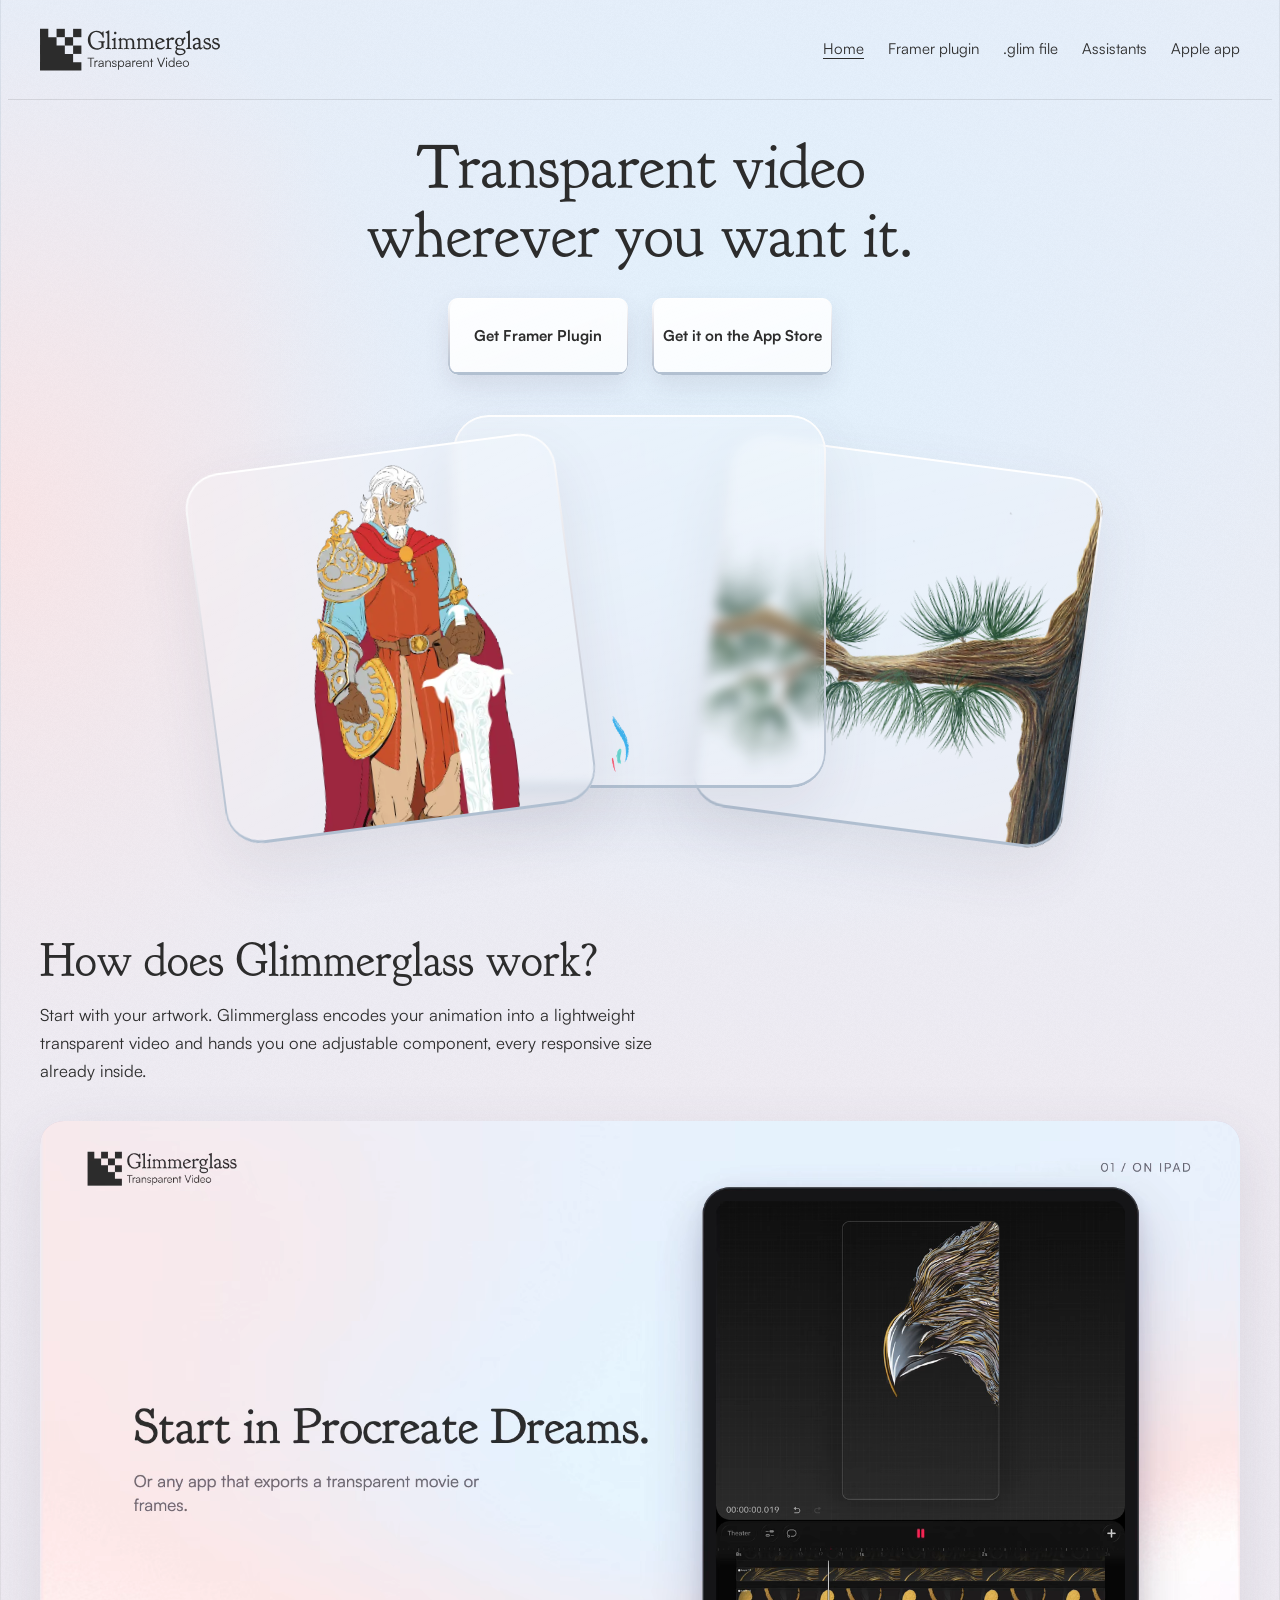
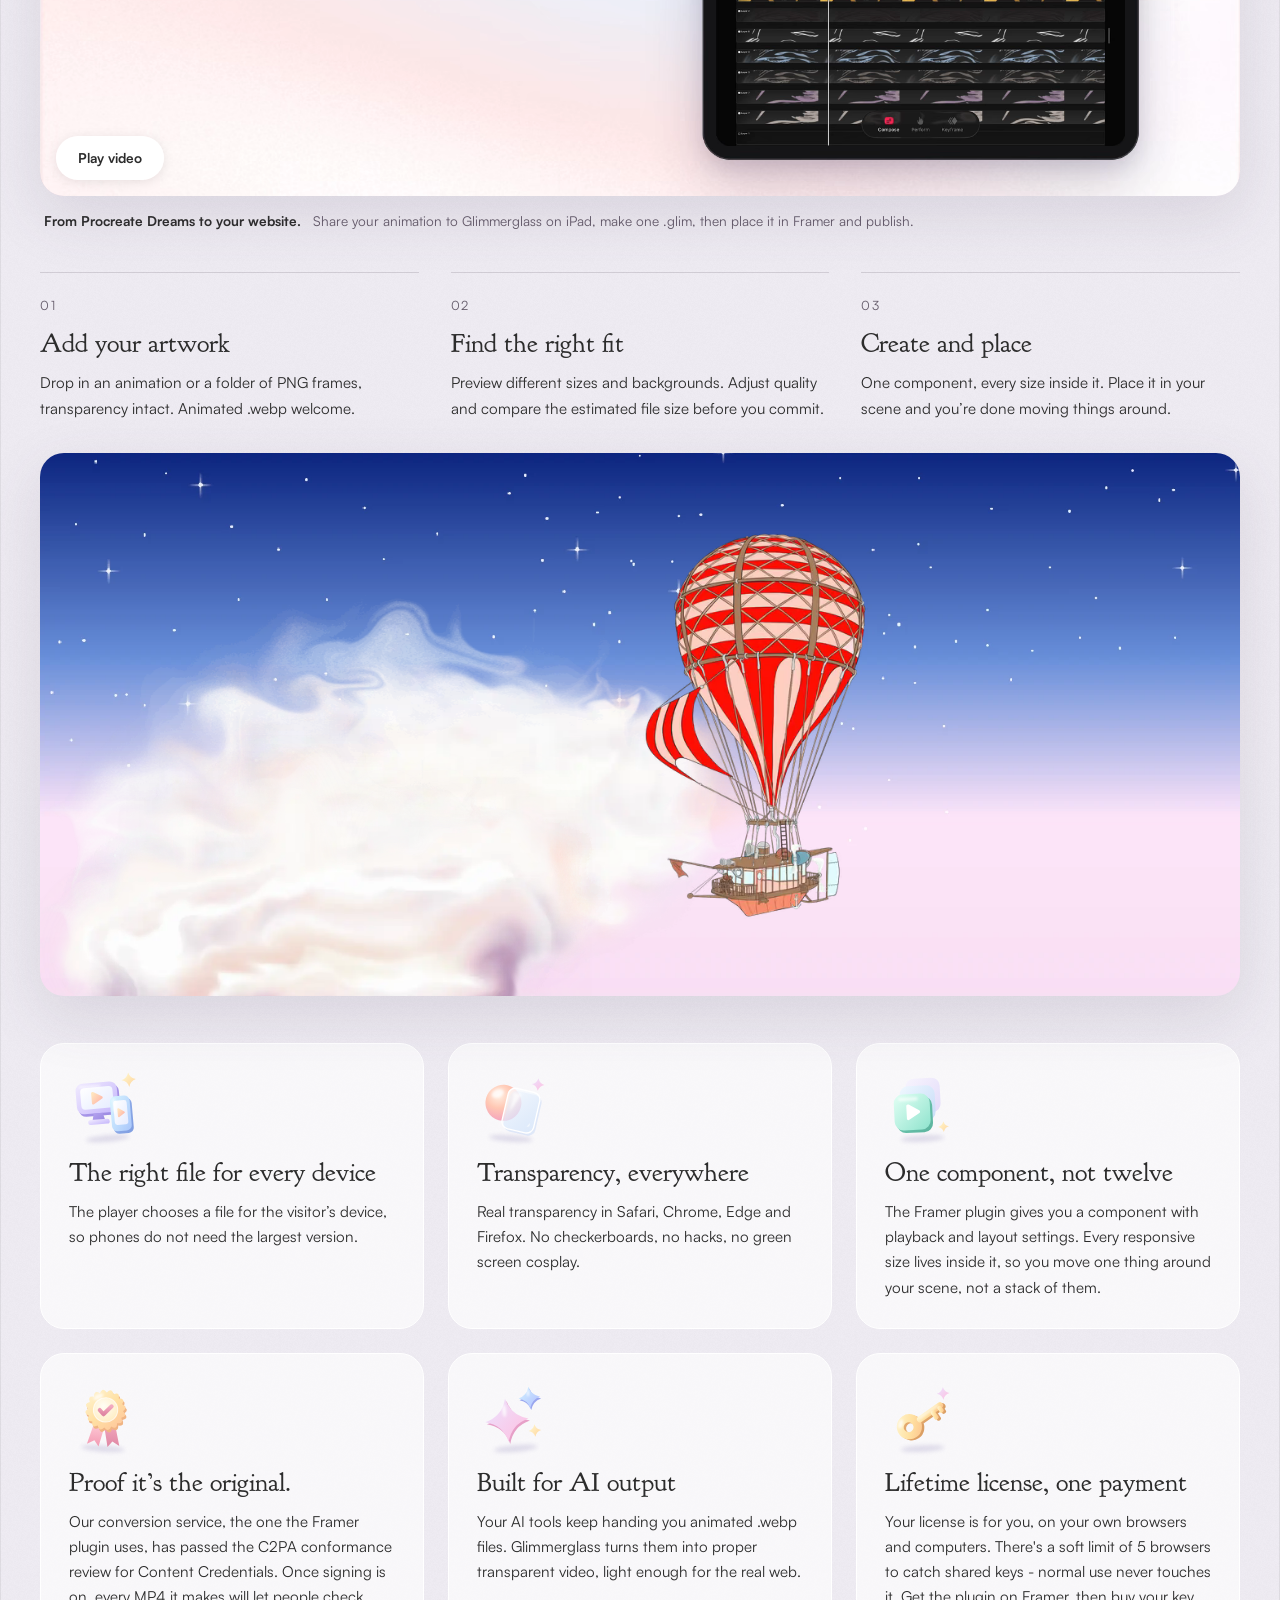
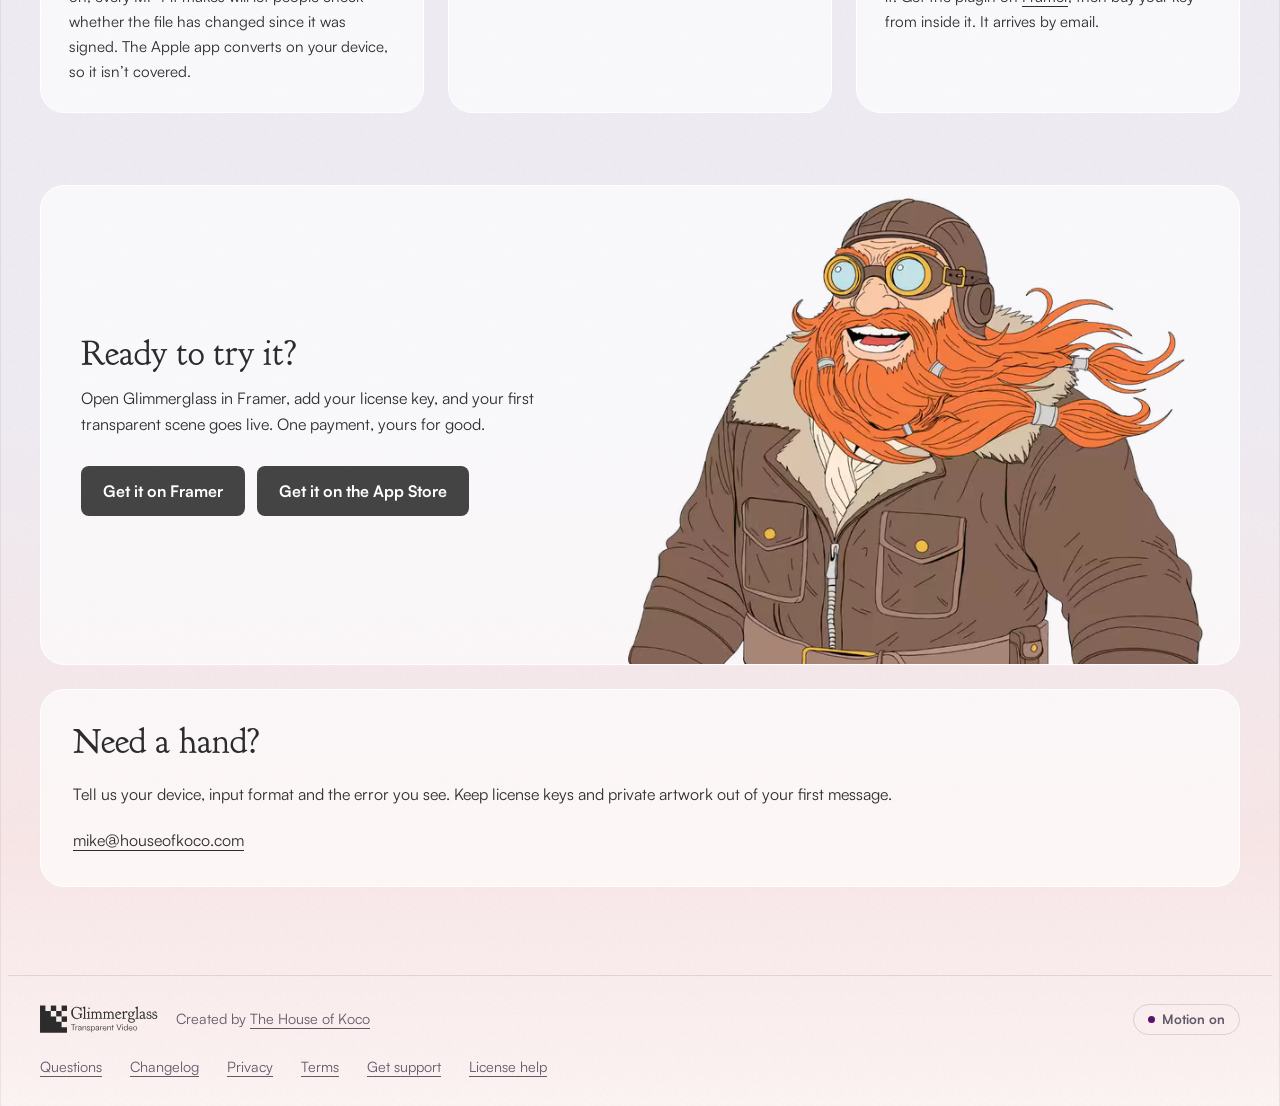
<file: index.html>
<!doctype html>
<html lang="en">
<head>
  <meta charset="utf-8">
  <meta name="viewport" content="width=device-width,initial-scale=1"><script>// One site-wide answer to "should things move?" (owner, 19 October 2026). The animations themselves show no buttons
// of their own. The visitor's choice, saved in this browser, wins; with no choice saved, the system's Reduce Motion
// setting decides. Every page with motion carries a "Motion on / off" switch in its footer, and a visitor whose
// system asks for reduced motion (and who has not chosen yet) gets a short note at the bottom of the screen
// offering the animations back. Loaded first in <head>, so the choice is in place before anything paints or mounts.
// Other scripts ask `window.glimmerglassStill()`; the stylesheet keys off `html.still` and `html.motion-on`.
(function () {
  var KEY = "glimmerglass-motion", DISMISSED = "glimmerglass-motion-note";
  var root = document.documentElement;
  var asked = !!(window.matchMedia && matchMedia("(prefers-reduced-motion: reduce)").matches);
  var choice = null;
  try { choice = localStorage.getItem(KEY); } catch (e) { /* storage blocked: see ?motion= below */ }
  var fromAddress = /[?&]motion=(on|off)(&|$)/.exec(location.search);
  if (fromAddress) choice = fromAddress[1];
  var still = choice === "off" || (choice !== "on" && asked);
  root.classList.add(still ? "still" : "motion-on");
  window.glimmerglassStill = function () { return still; };

  // Saves the choice and starts the page again with it, where the visitor is. A browser that keeps no storage
  // gets the choice in the address instead.
  function choose(value) {
    try { localStorage.setItem(KEY, value); location.reload(); }
    catch (e) { var q = new URLSearchParams(location.search); q.set("motion", value); location.search = q.toString(); }
  }

  // The page is parsed but no deferred script has run yet: the player mounts its animations from those scripts, so
  // the choice goes onto them now. Moving: every declarative animation plays, whatever the system says. Still: none
  // starts by itself. Either way, no per-animation button.
  function prepare() {
    document.querySelectorAll("[data-glimmerglass]").forEach(function (el) {
      if (still) el.setAttribute("data-autoplay", "false"); else el.setAttribute("data-reduced-motion", "ignore");
      if (!el.hasAttribute("data-control")) el.setAttribute("data-control", "never");
    });
  }
  if (document.readyState === "loading") document.addEventListener("readystatechange", function once() {
    if (document.readyState === "loading") return;
    document.removeEventListener("readystatechange", once);
    prepare();
  }); else prepare();

  document.addEventListener("DOMContentLoaded", function () {

    var footer = document.querySelector("footer");
    if (footer) {
      var toggle = document.createElement("button");
      toggle.type = "button";
      toggle.className = "motion-toggle";
      toggle.setAttribute("aria-pressed", String(!still));
      toggle.textContent = still ? "Motion off" : "Motion on";
      toggle.title = still ? "Play the animations" : "Hold the animations still";
      toggle.addEventListener("click", function () { choose(still ? "on" : "off"); });
      footer.appendChild(toggle);
    }

    if (!asked || choice) return;
    try { if (sessionStorage.getItem(DISMISSED)) return; } catch (e) { /* show it */ }
    var note = document.createElement("div");
    note.className = "motion-note";
    note.setAttribute("role", "region");
    note.setAttribute("aria-label", "Motion");
    note.innerHTML = '<p><strong>Heads up: things move here.</strong> Your Reduce Motion setting has paused the animations.</p>' +
      '<div class="motion-note-actions"><button type="button" class="button motion-play">Play the animations</button>' +
      '<button type="button" class="motion-later">Not now</button></div>';
    note.querySelector(".motion-play").addEventListener("click", function () { choose("on"); });
    note.querySelector(".motion-later").addEventListener("click", function () {
      try { sessionStorage.setItem(DISMISSED, "1"); } catch (e) { /* hide it for this page */ }
      note.remove();
    });
    document.body.appendChild(note);
  });
})();
</script>
  <title>Glimmerglass - Transparent animation, ready for the web</title>
  <meta name="description" content="Turn your transparent artwork into a ready-to-place animation component. Glimmerglass for Framer, iPhone, iPad and Mac.">
  <link rel="icon" href="assets/favicon.svg" type="image/svg+xml">
  <link rel="icon" href="assets/favicon-32.png" sizes="32x32" type="image/png">
  <link rel="apple-touch-icon" href="assets/apple-touch-icon.png">
  <link rel="canonical" href="https://glimmerglass.app/">
  <meta property="og:type" content="website">
  <meta property="og:site_name" content="Glimmerglass">
  <meta property="og:title" content="Glimmerglass - Transparent animation, ready for the web">
  <meta property="og:description" content="Turn your transparent artwork into a ready-to-place animation component. Glimmerglass for Framer, iPhone, iPad and Mac.">
  <meta property="og:url" content="https://glimmerglass.app/">
  <meta property="og:image" content="https://glimmerglass.app/assets/link-preview.png">
  <meta property="og:image:width" content="1200">
  <meta property="og:image:height" content="630">
  <meta property="og:image:alt" content="The Glimmerglass logo, Transparent Video, with a cat asleep on top of the checkered mark">
  <meta name="twitter:card" content="summary_large_image">
  <link rel="preload" as="font" type="font/woff2" href="assets/GoudyBookletter1911.woff2" crossorigin><link rel="preload" as="font" type="font/woff2" href="assets/Satoshi-Regular.woff2" crossorigin><link rel="stylesheet" href="styles.css?v=da9833ffc9">
  <!-- The product's own player: the two knights that ride out of the film are Glimmerglass conversions, played by it. -->
  <script src="glimmerglass.min.js?v=ac17955319" defer></script>
  <script src="hero.js?v=695f8583e5" defer></script><script src="glass.js?v=36adfc30e5" defer></script>
<script type="application/ld+json">{"@context":"https://schema.org","@type":"SoftwareApplication","name":"Glimmerglass","description":"A Framer plugin that turns a transparent animation into one lightweight component: transparent video in HEVC and VP9 at every size, packed into a single .glim file and played by its own player.","applicationCategory":"MultimediaApplication","applicationSubCategory":"Framer plugin","operatingSystem":"Web (Framer)","url":"https://glimmerglass.app/","downloadUrl":"https://www.framer.com/marketplace/plugins/glimmerglass/","installUrl":"https://www.framer.com/marketplace/plugins/glimmerglass/","publisher":{"@type":"Organization","name":"The House of Koco","url":"https://houseofkoco.com"},"offers":{"@type":"Offer","price":"8.00","priceCurrency":"USD","description":"Lifetime license key, one payment. The plugin itself is free to install.","url":"https://www.framer.com/marketplace/plugins/glimmerglass/"}}</script></head>
<body class="home framed">
  <!-- Shared paint for the benefit pictures: soft, glossy objects lit from the top left, each standing on a faint shadow. -->
  <svg width="0" height="0" style="position:absolute" aria-hidden="true" focusable="false"><defs>
    <filter id="icon-soft" x="-30%" y="-30%" width="160%" height="160%"><feGaussianBlur stdDeviation="1.4"/></filter>
    <filter id="icon-shadow" x="-50%" y="-200%" width="200%" height="500%"><feGaussianBlur stdDeviation="2.5"/></filter>
    <linearGradient id="g-lilac" x1="0" y1="0" x2="1" y2="1"><stop offset="0" stop-color="#f1ebff"/><stop offset="1" stop-color="#c4b5fb"/></linearGradient>
    <linearGradient id="g-lilac-side" x1="0" y1="0" x2="1" y2="1"><stop offset="0" stop-color="#b4a3f0"/><stop offset="1" stop-color="#9a88e0"/></linearGradient>
    <linearGradient id="g-screen" x1="0" y1="0" x2="1" y2="1"><stop offset="0" stop-color="#ffffff"/><stop offset="1" stop-color="#e6ecff"/></linearGradient>
    <linearGradient id="g-sky" x1="0" y1="0" x2="1" y2="1"><stop offset="0" stop-color="#d9f6ff"/><stop offset="1" stop-color="#a9c6fb"/></linearGradient>
    <linearGradient id="g-sky-side" x1="0" y1="0" x2="1" y2="1"><stop offset="0" stop-color="#97b4ee"/><stop offset="1" stop-color="#7f9de0"/></linearGradient>
    <linearGradient id="g-peach" x1="0" y1="0" x2="1" y2="1"><stop offset="0" stop-color="#ffe6bf"/><stop offset="1" stop-color="#ffb4a8"/></linearGradient>
    <radialGradient id="g-orb" cx=".35" cy=".3" r=".8"><stop offset="0" stop-color="#fff1e4"/><stop offset=".45" stop-color="#ffc7b3"/><stop offset="1" stop-color="#f29cc0"/></radialGradient>
    <linearGradient id="g-glass" x1="0" y1="0" x2="1" y2="1"><stop offset="0" stop-color="#fff" stop-opacity=".8"/><stop offset="1" stop-color="#d9ecff" stop-opacity=".3"/></linearGradient>
    <linearGradient id="g-mint" x1="0" y1="0" x2="1" y2="1"><stop offset="0" stop-color="#e2fff4"/><stop offset="1" stop-color="#8fe3cd"/></linearGradient>
    <linearGradient id="g-mint-side" x1="0" y1="0" x2="1" y2="1"><stop offset="0" stop-color="#74cdb6"/><stop offset="1" stop-color="#5bb39d"/></linearGradient>
    <linearGradient id="g-tile-a" x1="0" y1="0" x2="1" y2="1"><stop offset="0" stop-color="#f7f3ff"/><stop offset="1" stop-color="#d9cff9"/></linearGradient>
    <linearGradient id="g-tile-b" x1="0" y1="0" x2="1" y2="1"><stop offset="0" stop-color="#eef8ff"/><stop offset="1" stop-color="#c3dbf7"/></linearGradient>
    <linearGradient id="g-gold" x1="0" y1="0" x2="1" y2="1"><stop offset="0" stop-color="#fff6d6"/><stop offset=".5" stop-color="#ffe0a3"/><stop offset="1" stop-color="#ffc29a"/></linearGradient>
    <radialGradient id="g-disc" cx=".4" cy=".35" r=".75"><stop offset="0" stop-color="#fffdf4"/><stop offset="1" stop-color="#ffecc0"/></radialGradient>
    <linearGradient id="g-ribbon" x1="0" y1="0" x2="0" y2="1"><stop offset="0" stop-color="#ffd0da"/><stop offset="1" stop-color="#f39ab3"/></linearGradient>
    <linearGradient id="g-ribbon-dark" x1="0" y1="0" x2="0" y2="1"><stop offset="0" stop-color="#f3aac0"/><stop offset="1" stop-color="#df86a3"/></linearGradient>
    <linearGradient id="g-spark-a" x1="0" y1="0" x2="1" y2="1"><stop offset="0" stop-color="#ebe3ff"/><stop offset="1" stop-color="#ffbfe0"/></linearGradient>
    <linearGradient id="g-spark-b" x1="0" y1="0" x2="1" y2="1"><stop offset="0" stop-color="#d3f4ff"/><stop offset="1" stop-color="#b0bcff"/></linearGradient>
    <linearGradient id="g-spark-c" x1="0" y1="0" x2="1" y2="1"><stop offset="0" stop-color="#fff9d1"/><stop offset="1" stop-color="#ffd49c"/></linearGradient>
    <linearGradient id="g-key" x1="0" y1="0" x2="1" y2="1"><stop offset="0" stop-color="#fff8d6"/><stop offset=".55" stop-color="#ffe0a0"/><stop offset="1" stop-color="#fcbf8a"/></linearGradient>
    <linearGradient id="g-key-side" x1="0" y1="0" x2="1" y2="1"><stop offset="0" stop-color="#e9b075"/><stop offset="1" stop-color="#d79a5f"/></linearGradient>
  </defs></svg>
  <a class="skip" href="#main">Skip to content</a>
  <div class="shell">
  <header>
    <a href="index.html" aria-label="Glimmerglass home"><img src="assets/logo.svg" alt="Glimmerglass" width="184" height="43"></a>
    <nav aria-label="Main"><a href="index.html" aria-current="page">Home</a><a href="framer.html">Framer plugin</a><a href="glim.html">.glim file</a><a href="connect.html">Assistants</a><a href="apple.html">Apple app</a></nav>
  </header><script src="menu.js?v=cafbe2eea9"></script>
  <main id="main">
    <section class="glass-hero" aria-labelledby="glass-title">
      <h1 id="glass-title">Transparent video <span>wherever you want it.</span></h1>
      <div class="actions">
        <a class="button" data-glimmerglass-hover-group href="https://www.framer.com/marketplace/plugins/glimmerglass/"><span class="button-burst" data-glimmerglass="assets/glass/burst.glim?v=819f0c8e55" aria-hidden="true"></span>Get Framer Plugin</a>
        <a class="button" data-glimmerglass-hover-group href="https://apps.apple.com/us/app/glimmerglass/id6822386954"><span class="button-burst" data-glimmerglass="assets/glass/burst.glim?v=819f0c8e55" aria-hidden="true"></span>Get it on the App Store</a>
      </div>
      <!-- Three panes of glass, each holding a .glim played by the product's own player. Each stays still until the pointer is over it, so the three never compete with the page. Hold one and move it; the frost shows whatever is behind it (glass.js). -->
      <div class="panes" id="panes">
        <div class="pane pane-knight" tabindex="0" role="group" aria-label="An elder knight with white hair, in a red surcoat and gold armour, resting on a glowing white sword. A pane of glass: drag it, or move it with the arrow keys."><div class="pane-clip"><div class="pane-art" data-glim="assets/glass/knight.glim?v=6b9bd9c6fc" data-alt="An elder knight with white hair, in a red surcoat and gold armour, resting on a glowing white sword"><img src="assets/glass/knight-poster-1080.webp" srcset="assets/glass/knight-poster-480.webp 480w, assets/glass/knight-poster-640.webp 640w, assets/glass/knight-poster-1080.webp 1080w" sizes="(max-width: 700px) 93vw, 760px" width="1080" height="1080" alt="An elder knight with white hair, in a red surcoat and gold armour, resting on a glowing white sword" fetchpriority="high" decoding="async" style="display:block;width:100%;height:auto"></div></div></div>
        <div class="pane pane-brush" tabindex="0" role="group" aria-label="Bright strokes of blue, teal and pink paint drawing themselves. A pane of glass: drag it, or move it with the arrow keys."><div class="pane-clip"><div class="pane-art" data-glim="assets/glass/brush.glim?v=cd0fb25857" data-alt="Bright strokes of blue, teal and pink paint drawing themselves"><img src="assets/glass/brush-poster-960.webp" srcset="assets/glass/brush-poster-480.webp 480w, assets/glass/brush-poster-640.webp 640w, assets/glass/brush-poster-960.webp 960w" sizes="(max-width: 700px) 62vw, 505px" width="960" height="960" alt="Bright strokes of blue, teal and pink paint drawing themselves" fetchpriority="high" decoding="async" style="display:block;width:100%;height:auto"></div></div></div>
        <div class="pane pane-tree" tabindex="0" role="group" aria-label="A gnarled tree branch with tufts of long green needles, stirring. A pane of glass: drag it, or move it with the arrow keys."><div class="pane-clip"><div class="pane-art" data-glim="assets/glass/tree.glim?v=7aa4a305f0" data-alt="A gnarled tree branch with tufts of long green needles, stirring"><img src="assets/glass/tree-poster-960.webp" srcset="assets/glass/tree-poster-480.webp 480w, assets/glass/tree-poster-640.webp 640w, assets/glass/tree-poster-960.webp 960w" sizes="(max-width: 700px) 62vw, 505px" width="960" height="960" alt="A gnarled tree branch with tufts of long green needles, stirring" fetchpriority="high" decoding="async" style="display:block;width:100%;height:auto"></div></div></div>
      </div>
    </section>
    <div class="hero-intro" id="how">
      <h2 class="how-title">How does Glimmerglass work?</h2>
      <p class="lead">Start with your artwork. Glimmerglass encodes your animation into a lightweight transparent video and hands you one adjustable component, every responsive size already inside.</p>
    </div>
    <figure class="hero-film" aria-labelledby="film-caption">
      <div class="hero-stage">
        <div class="film-frame">
          <video id="hero-video" muted loop playsinline controls preload="metadata" poster="assets/glimmerglass-workflow-poster-1280.webp?v=64bc13c1aa" aria-label="A silent film: an eagle animation drawn in Procreate Dreams is shared to Glimmerglass on iPad, placed in Framer and published as a website hero." aria-describedby="film-caption">
            <source src="assets/glimmerglass-workflow-1280.mp4?v=27409455a8" type="video/mp4" media="(max-width: 700px)">
            <source src="assets/glimmerglass-workflow.mp4?v=143448874e" type="video/mp4">
            <source src="assets/glimmerglass-workflow.webm?v=0b96b4d22d" type="video/webm">
            <p>Your browser cannot play this video. <a href="assets/glimmerglass-workflow.mp4?v=143448874e">Download the film</a>.</p>
          </video>
          <button class="film-toggle" type="button" aria-controls="hero-video" hidden>Play video</button>
        </div>
      </div>
      <figcaption id="film-caption"><span>From Procreate Dreams to your website.</span> Share your animation to Glimmerglass on iPad, make one .glim, then place it in Framer and publish.</figcaption>
    </figure>
    <ol class="workflow" aria-label="How Glimmerglass works">
      <li><span class="step-number" aria-hidden="true">01</span><h2>Add your artwork</h2><p>Drop in an animation or a folder of PNG frames, transparency intact. Animated .webp welcome.</p></li>
      <li><span class="step-number" aria-hidden="true">02</span><h2>Find the right fit</h2><p>Preview different sizes and backgrounds. Adjust quality and compare the estimated file size before you commit.</p></li>
      <li><span class="step-number" aria-hidden="true">03</span><h2>Create and place</h2><p>One component, every size inside it. Place it in your scene and you’re done moving things around.</p></li>
    </ol>
    <!-- The sky: a starry backdrop with painted clouds drifting by at two depths, and the airship, a Glimmerglass .glim played by the product's own player, sailing between them.
         The far cloud passes behind the airship and the near one in front, so its transparency shows against moving artwork. The clouds are plain CSS animations; reduced motion stops them. -->
    <section class="sky" aria-label="An airship sailing through a starry sky">
      <div class="sky-stage">
        <img class="sky-cloud far" src="assets/sky/cloud-far.webp" width="900" height="518" alt="" loading="lazy">
        <img class="sky-cloud far later" src="assets/sky/cloud-far.webp" width="900" height="518" alt="" loading="lazy">
        <div class="sky-ship">
          <div class="sky-player" data-glimmerglass="assets/sky/airship.glim?v=bad06ed47d">
            <img src="assets/sky/airship-poster.webp" srcset="assets/sky/airship-poster-148.webp 148w, assets/sky/airship-poster.webp 298w" sizes="(max-width: 700px) 47vw, 245px" width="298" height="480" alt="A striped balloon airship sailing through the night sky" loading="lazy" style="display:block;width:100%;height:auto">
          </div>
        </div>
        <img class="sky-cloud near" src="assets/sky/cloud-near.webp" width="900" height="550" alt="" loading="lazy">
      </div>
    </section>
    <div class="benefits">
      <section class="glass"><svg class="benefit-icon" viewBox="0 0 80 80" width="72" height="72" aria-hidden="true" focusable="false"><ellipse cx="40" cy="74" rx="24" ry="3.5" fill="#4b3d8f" opacity=".16" filter="url(#icon-shadow)"/><rect x="9" y="11" width="46" height="34" rx="8" fill="url(#g-lilac-side)" transform="translate(2 3)"/><rect x="9" y="11" width="46" height="34" rx="8" fill="url(#g-lilac)"/><rect x="14" y="16" width="36" height="24" rx="4.5" fill="url(#g-screen)"/><path d="M27.5 22.5 37 28 27.5 33.5Z" fill="url(#g-peach)" stroke="url(#g-peach)" stroke-width="3" stroke-linejoin="round"/><path d="M27 45h10l2 8H25Z" fill="url(#g-lilac-side)"/><rect x="20" y="52" width="24" height="5.5" rx="2.75" fill="url(#g-lilac)"/><rect x="13" y="13.5" width="24" height="3" rx="1.5" fill="#fff" opacity=".6" filter="url(#icon-soft)"/><rect x="46" y="28" width="22" height="39" rx="6" fill="url(#g-sky-side)" transform="translate(2 3)"/><rect x="46" y="28" width="22" height="39" rx="6" fill="url(#g-sky)"/><rect x="49.5" y="33" width="15" height="27" rx="3" fill="url(#g-screen)"/><path d="M54.5 42.5 60.5 46.5 54.5 50.5Z" fill="url(#g-peach)" stroke="url(#g-peach)" stroke-width="2" stroke-linejoin="round"/><rect x="48.5" y="30" width="3.5" height="16" rx="1.75" fill="#fff" opacity=".55" filter="url(#icon-soft)"/><path d="M69 3Q70.6 9.4 77 11Q70.6 12.6 69 19Q67.4 12.6 61 11Q67.4 9.4 69 3Z" fill="url(#g-spark-c)"/></svg><h2>The right file for every device</h2><p>The player chooses a file for the visitor’s device, so phones do not need the largest version.</p></section>
      <section class="glass"><svg class="benefit-icon" viewBox="0 0 80 80" width="72" height="72" aria-hidden="true" focusable="false"><ellipse cx="40" cy="74" rx="24" ry="3.5" fill="#4b3d8f" opacity=".16" filter="url(#icon-shadow)"/><circle cx="29" cy="35" r="20" fill="url(#g-orb)"/><ellipse cx="22" cy="25" rx="7" ry="4.5" fill="#fff" opacity=".75" filter="url(#icon-soft)" transform="rotate(-25 22 25)"/><g transform="rotate(9 47 42)"><rect x="31" y="19" width="36" height="46" rx="8" fill="#b9cff5" opacity=".4" transform="translate(2.5 2.5)"/><rect x="31" y="19" width="36" height="46" rx="8" fill="url(#g-glass)" stroke="#fff" stroke-width="1.5"/><path d="M37 24h9L37 46Z" fill="#fff" opacity=".7" filter="url(#icon-soft)"/><path d="M59 58l3-5v4Z" fill="#fff" opacity=".6"/></g><path d="M66 5Q67.4 10.6 73 12Q67.4 13.4 66 19Q64.6 13.4 59 12Q64.6 10.6 66 5Z" fill="url(#g-spark-a)"/></svg><h2>Transparency, everywhere</h2><p>Real transparency in Safari, Chrome, Edge and Firefox. No checkerboards, no hacks, no green screen cosplay.</p></section>
      <section class="glass"><svg class="benefit-icon" viewBox="0 0 80 80" width="72" height="72" aria-hidden="true" focusable="false"><ellipse cx="40" cy="74" rx="24" ry="3.5" fill="#4b3d8f" opacity=".16" filter="url(#icon-shadow)"/><rect x="24" y="7" width="38" height="38" rx="9" fill="url(#g-tile-a)" opacity=".7"/><rect x="17" y="15" width="39" height="39" rx="9.5" fill="url(#g-tile-b)" opacity=".9"/><rect x="10" y="24" width="40" height="40" rx="10" fill="url(#g-mint-side)" transform="translate(2.5 3)"/><rect x="10" y="24" width="40" height="40" rx="10" fill="url(#g-mint)"/><rect x="15" y="27.5" width="22" height="4" rx="2" fill="#fff" opacity=".65" filter="url(#icon-soft)"/><path d="M25.5 37 37 44 25.5 51Z" fill="#fff" stroke="#fff" stroke-width="3.5" stroke-linejoin="round"/><path d="M64 56Q65.2 60.8 70 62Q65.2 63.2 64 68Q62.8 63.2 58 62Q62.8 60.8 64 56Z" fill="url(#g-spark-c)"/></svg><h2>One component, not twelve</h2><p>The Framer plugin gives you a component with playback and layout settings. Every responsive size lives inside it, so you move one thing around your scene, not a stack of them.</p></section>
      <section class="glass"><svg class="benefit-icon" viewBox="0 0 80 80" width="72" height="72" aria-hidden="true" focusable="false"><ellipse cx="40" cy="74" rx="24" ry="3.5" fill="#4b3d8f" opacity=".16" filter="url(#icon-shadow)"/><path d="M29 44 22 70l8-4.5 5 6.5 5-22Z" fill="url(#g-ribbon)"/><path d="M51 44l7 26-8-4.5-5 6.5-5-22Z" fill="url(#g-ribbon-dark)"/><path d="M40.0 11.5Q45.1 5.5 47.5 13.0Q54.4 9.4 53.8 17.2Q61.6 16.6 58.0 23.5Q65.5 25.9 59.5 31.0Q65.5 36.1 58.0 38.5Q61.6 45.4 53.8 44.8Q54.4 52.6 47.5 49.0Q45.1 56.5 40.0 50.5Q34.9 56.5 32.5 49.0Q25.6 52.6 26.2 44.8Q18.4 45.4 22.0 38.5Q14.5 36.1 20.5 31.0Q14.5 25.9 22.0 23.5Q18.4 16.6 26.2 17.2Q25.6 9.4 32.5 13.0Q34.9 5.5 40.0 11.5Z" fill="#f0b483" transform="translate(1.5 2.5)"/><path d="M40.0 11.5Q45.1 5.5 47.5 13.0Q54.4 9.4 53.8 17.2Q61.6 16.6 58.0 23.5Q65.5 25.9 59.5 31.0Q65.5 36.1 58.0 38.5Q61.6 45.4 53.8 44.8Q54.4 52.6 47.5 49.0Q45.1 56.5 40.0 50.5Q34.9 56.5 32.5 49.0Q25.6 52.6 26.2 44.8Q18.4 45.4 22.0 38.5Q14.5 36.1 20.5 31.0Q14.5 25.9 22.0 23.5Q18.4 16.6 26.2 17.2Q25.6 9.4 32.5 13.0Q34.9 5.5 40.0 11.5Z" fill="url(#g-gold)"/><circle cx="40" cy="31" r="13.5" fill="url(#g-disc)"/><circle cx="40" cy="31" r="13.5" fill="none" stroke="#fff" stroke-opacity=".7" stroke-width="1.2"/><path d="M33.5 31.5l4.5 4.5 8.5-9.5" fill="none" stroke="url(#g-ribbon-dark)" stroke-width="4.5" stroke-linecap="round" stroke-linejoin="round"/><ellipse cx="31" cy="17" rx="6" ry="3" fill="#fff" opacity=".7" filter="url(#icon-soft)" transform="rotate(-30 31 17)"/></svg><h2>Proof it’s the original.</h2><p>Our conversion service, the one the Framer plugin uses, has passed the C2PA conformance review for Content Credentials. Once signing is on, every MP4 it makes will let people check whether the file has changed since it was signed. The Apple app converts on your device, so it isn&rsquo;t covered.</p></section>
      <section class="glass"><svg class="benefit-icon" viewBox="0 0 80 80" width="72" height="72" aria-hidden="true" focusable="false"><ellipse cx="40" cy="74" rx="24" ry="3.5" fill="#4b3d8f" opacity=".16" filter="url(#icon-shadow)"/><path d="M33 18Q37.8 37.2 57 42Q37.8 46.8 33 66Q28.2 46.8 9 42Q28.2 37.2 33 18Z" fill="#e7a0c8" transform="translate(1.5 2.5)"/><path d="M33 18Q37.8 37.2 57 42Q37.8 46.8 33 66Q28.2 46.8 9 42Q28.2 37.2 33 18Z" fill="url(#g-spark-a)"/><ellipse cx="31" cy="31" rx="2.2" ry="7" fill="#fff" opacity=".75" filter="url(#icon-soft)"/><path d="M60 7Q62.4 16.6 72 19Q62.4 21.4 60 31Q57.6 21.4 48 19Q57.6 16.6 60 7Z" fill="#9aa6ee" transform="translate(1 2)"/><path d="M60 7Q62.4 16.6 72 19Q62.4 21.4 60 31Q57.6 21.4 48 19Q57.6 16.6 60 7Z" fill="url(#g-spark-b)"/><ellipse cx="59" cy="14" rx="1.3" ry="3.6" fill="#fff" opacity=".75" filter="url(#icon-soft)"/><path d="M63 49Q64.4 54.6 70 56Q64.4 57.4 63 63Q61.6 57.4 56 56Q61.6 54.6 63 49Z" fill="url(#g-spark-c)"/></svg><h2>Built for AI output</h2><p>Your AI tools keep handing you animated .webp files. Glimmerglass turns them into proper transparent video, light enough for the real web.</p></section>
      <section class="glass"><svg class="benefit-icon" viewBox="0 0 80 80" width="72" height="72" aria-hidden="true" focusable="false"><ellipse cx="40" cy="74" rx="24" ry="3.5" fill="#4b3d8f" opacity=".16" filter="url(#icon-shadow)"/><g transform="rotate(-32 41 40)"><g fill="url(#g-key-side)" transform="translate(1.5 2.5)"><path fill-rule="evenodd" d="M24 26a14 14 0 1 1 0 28a14 14 0 1 1 0-28Zm-1 8.5a5.5 5.5 0 1 0 0 11a5.5 5.5 0 1 0 0-11Z"/><rect x="35" y="36.5" width="34" height="7" rx="3.5"/><rect x="52" y="40" width="5" height="11" rx="2"/><rect x="61" y="40" width="5" height="8" rx="2"/></g><g fill="url(#g-key)"><path fill-rule="evenodd" d="M24 26a14 14 0 1 1 0 28a14 14 0 1 1 0-28Zm-1 8.5a5.5 5.5 0 1 0 0 11a5.5 5.5 0 1 0 0-11Z"/><rect x="35" y="36.5" width="34" height="7" rx="3.5"/><rect x="52" y="40" width="5" height="11" rx="2"/><rect x="61" y="40" width="5" height="8" rx="2"/></g><rect x="38" y="37.5" width="26" height="2" rx="1" fill="#fff" opacity=".7" filter="url(#icon-soft)"/><ellipse cx="18" cy="32" rx="5" ry="2.5" fill="#fff" opacity=".75" filter="url(#icon-soft)" transform="rotate(-40 18 32)"/></g><path d="M66 7Q67.4 12.6 73 14Q67.4 15.4 66 21Q64.6 15.4 59 14Q64.6 12.6 66 7Z" fill="url(#g-spark-a)"/></svg><h2>Lifetime license, one payment</h2>
<p>Your license is for you, on your own browsers and computers. There's a soft limit of 5 browsers to catch shared keys - normal use never touches it. Get the plugin on <a href="https://www.framer.com/marketplace/plugins/glimmerglass/">Framer</a>, then buy your key from inside it. It arrives by email.</p></section>
    </div>
    <section class="glass closing" aria-labelledby="closing-title"><div class="closing-copy"><h2 id="closing-title">Ready to try it?</h2><p>Open Glimmerglass in Framer, add your license key, and your first transparent scene goes live. One payment, yours for good.</p><div class="closing-actions"><a class="button" href="https://www.framer.com/marketplace/plugins/glimmerglass/">Get it on Framer</a><a class="button" href="https://apps.apple.com/us/app/glimmerglass/id6822386954">Get it on the App Store</a></div></div><div class="closing-art" data-glimmerglass="assets/closing/pilot.glim?v=f0c591662f" data-alt="A laughing pilot in a leather flying helmet and goggles, his long red beard streaming in the wind"><img src="assets/closing/pilot-poster.webp" width="640" height="520" alt="A laughing pilot in a leather flying helmet and goggles, his long red beard streaming in the wind" loading="lazy" decoding="async" style="display:block;width:100%;height:auto"></div></section>
    <section class="glass" id="support"><h2>Need a hand?</h2><p>Tell us your device, input format and the error you see. Keep license keys and private artwork out of your first message.</p><a class="contact" href="mailto:mike@houseofkoco.com?subject=Glimmerglass%20support">mike@houseofkoco.com</a></section>
  </main>
  <footer><span class="footer-brand"><img src="assets/logo.svg" alt="Glimmerglass" width="120" height="28"><span>Created by <a href="https://houseofkoco.com">The House of Koco</a></span></span><a href="guide.html">Questions</a><a href="changelog.html">Changelog</a><a href="privacy.html">Privacy</a><a href="terms.html">Terms</a><a href="#support">Get support</a><a href="framer.html#license">License help</a></footer>
  </div>
</body>
</html>
</file>
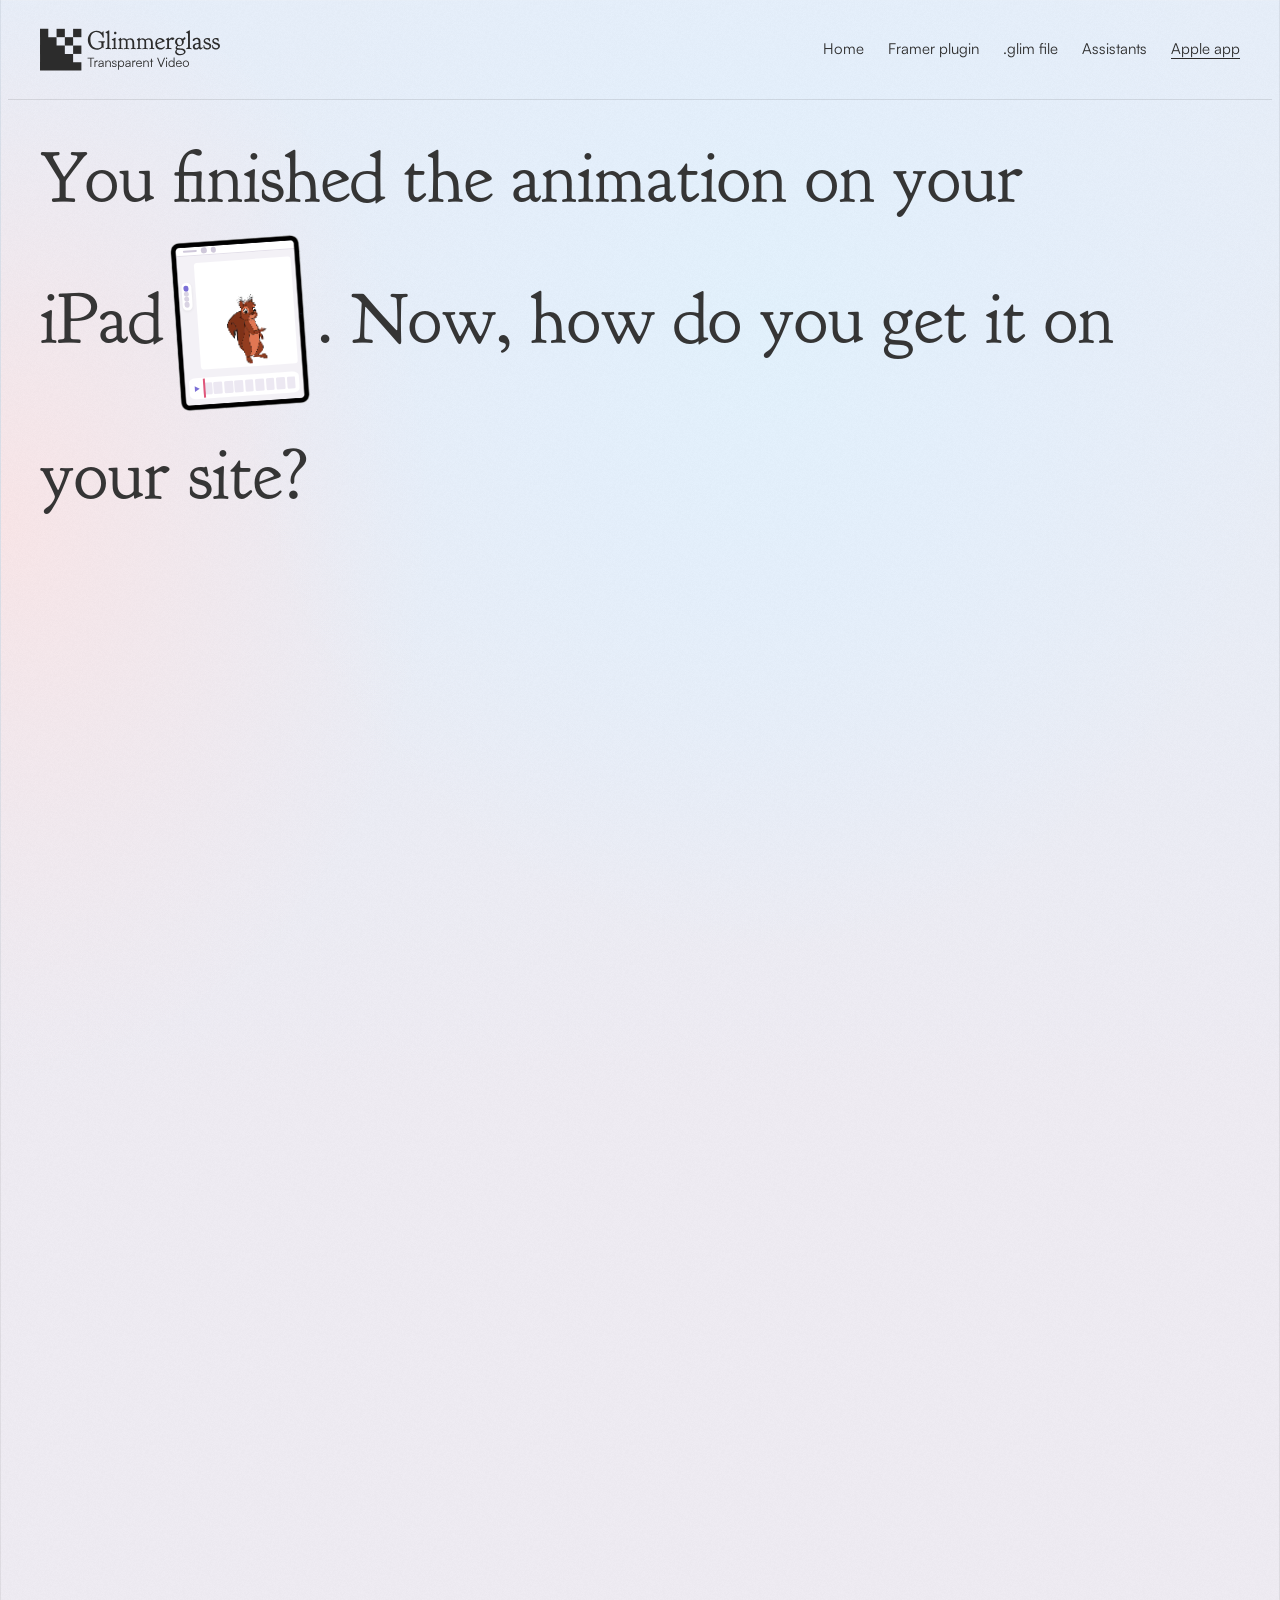
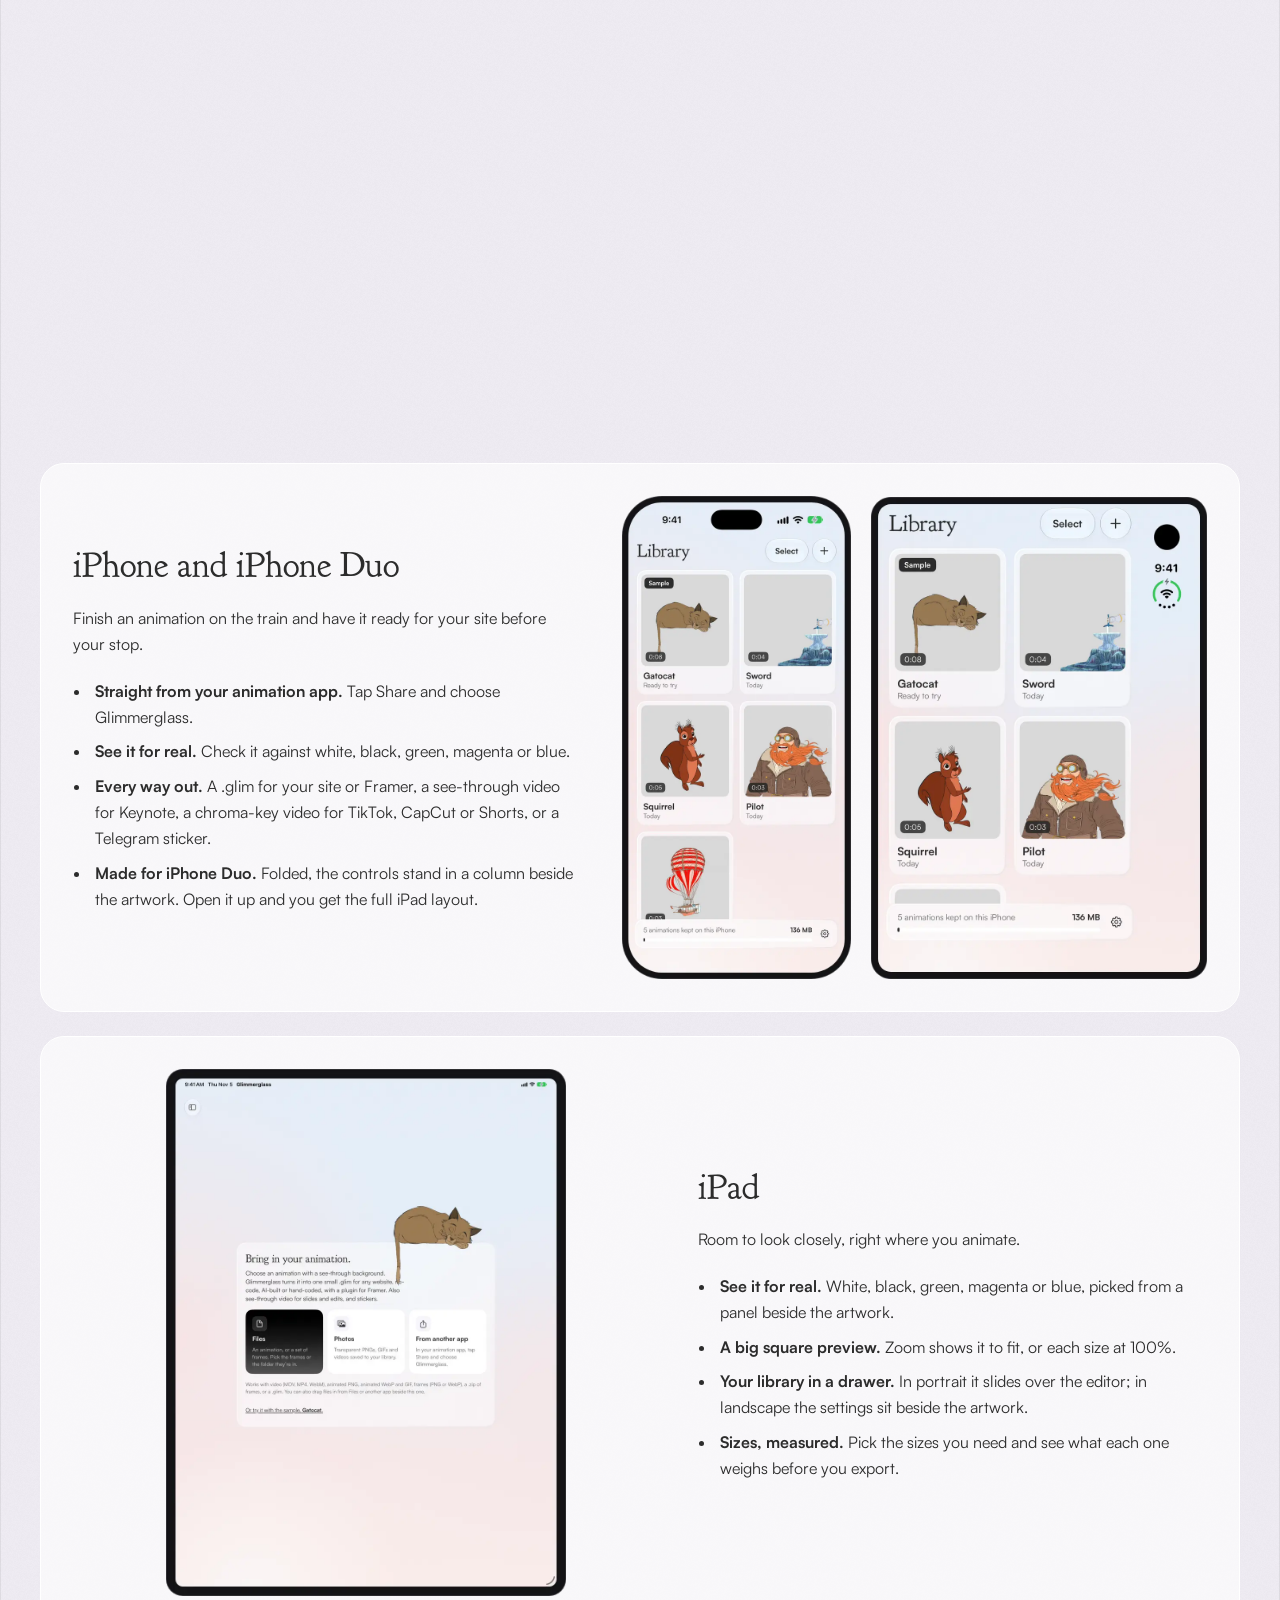
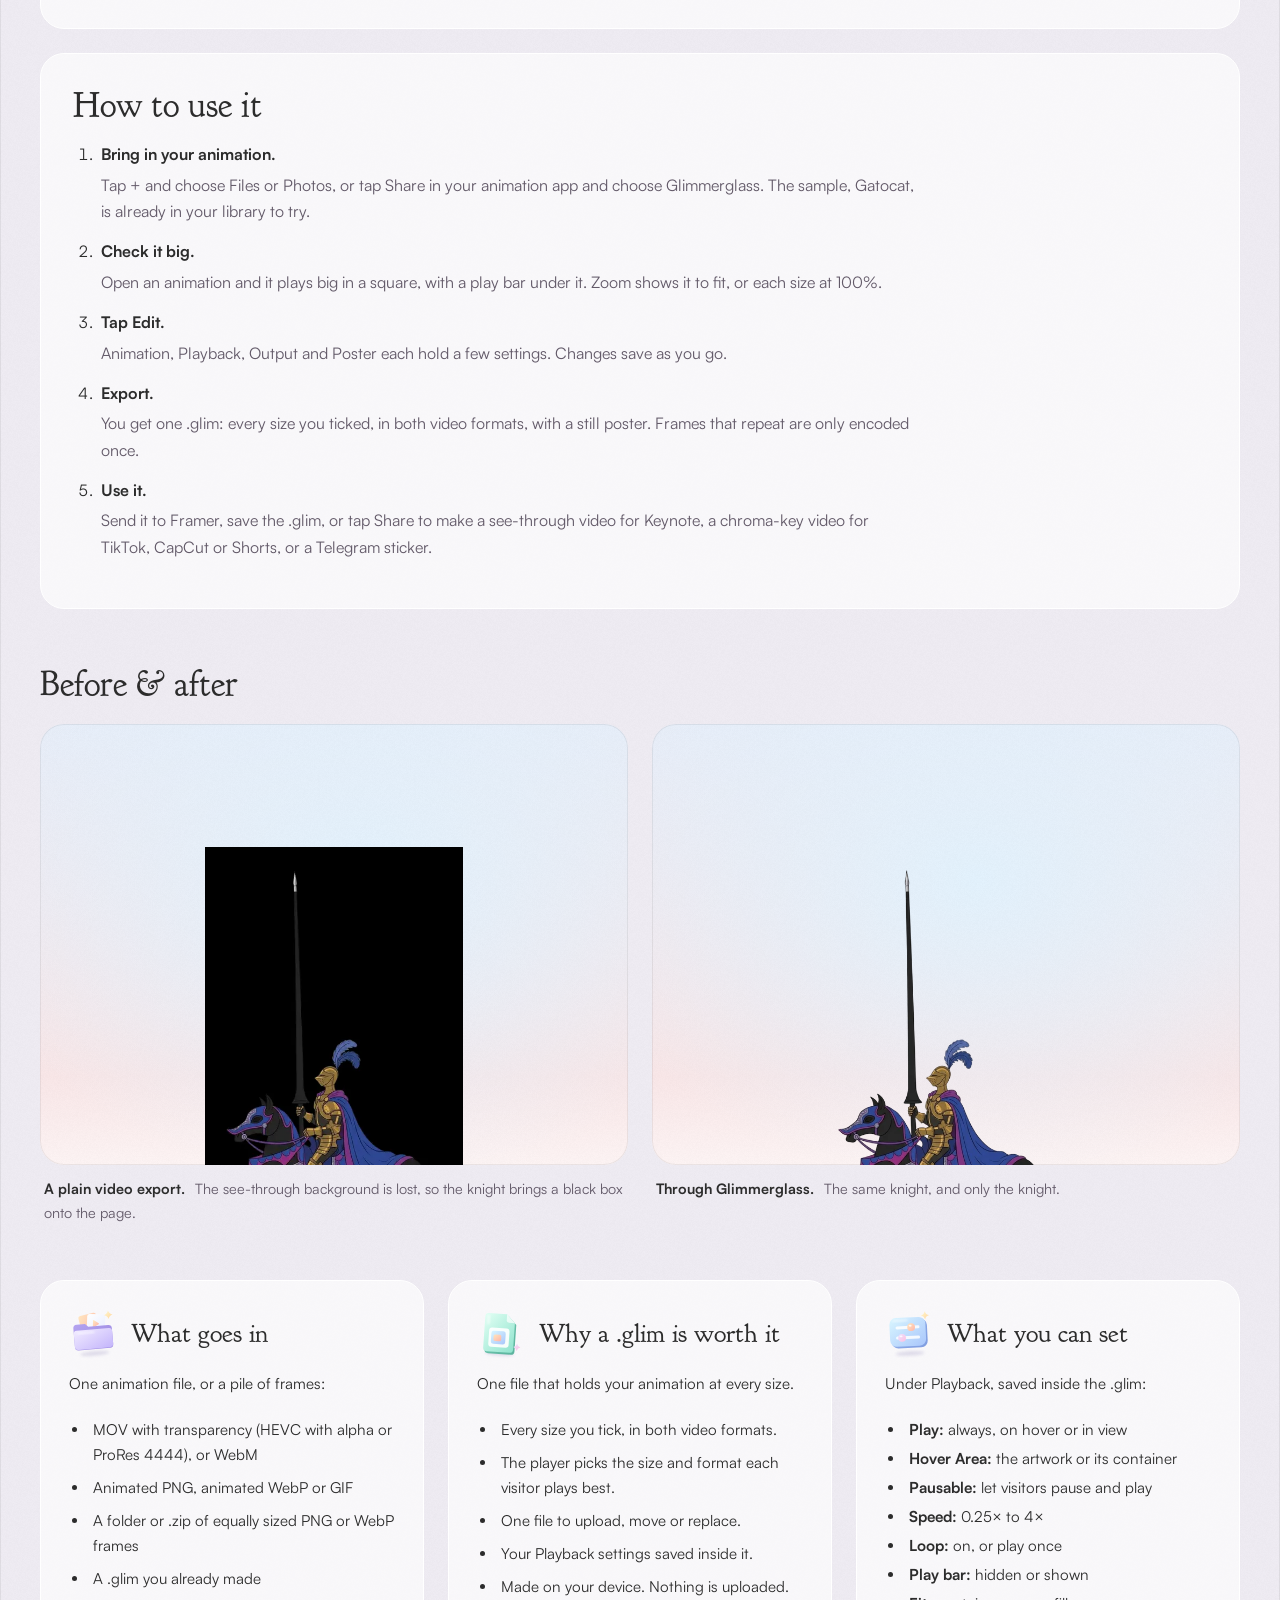
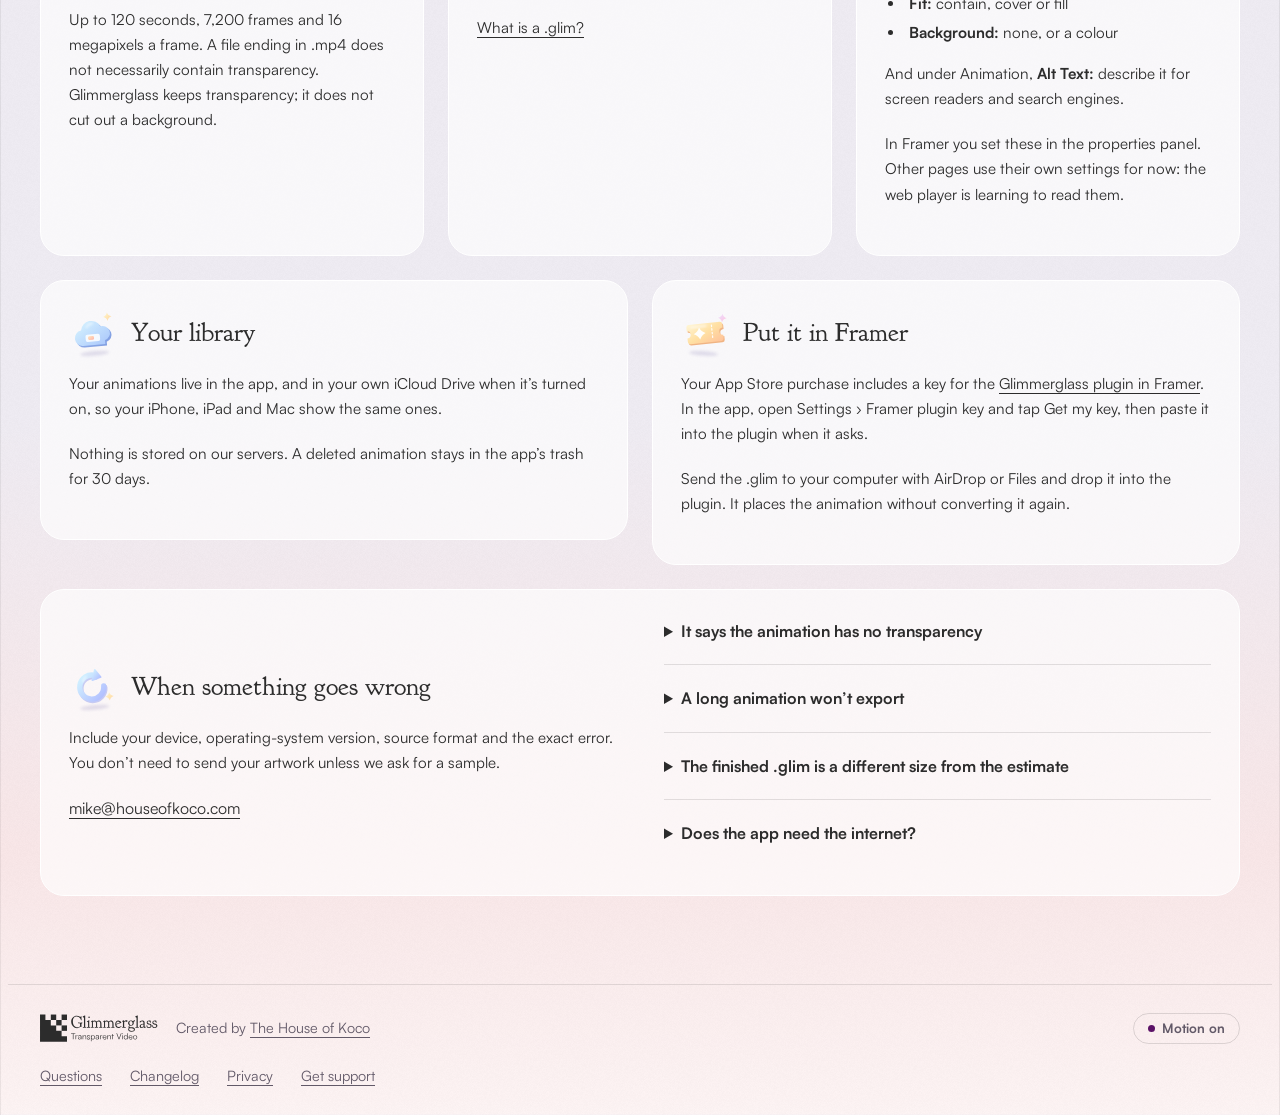
<file: apple.html>
<!doctype html><html lang="en"><head><meta charset="utf-8"><meta name="viewport" content="width=device-width,initial-scale=1"><script>// One site-wide answer to "should things move?" (owner, 19 October 2026). The animations themselves show no buttons
// of their own. The visitor's choice, saved in this browser, wins; with no choice saved, the system's Reduce Motion
// setting decides. Every page with motion carries a "Motion on / off" switch in its footer, and a visitor whose
// system asks for reduced motion (and who has not chosen yet) gets a short note at the bottom of the screen
// offering the animations back. Loaded first in <head>, so the choice is in place before anything paints or mounts.
// Other scripts ask `window.glimmerglassStill()`; the stylesheet keys off `html.still` and `html.motion-on`.
(function () {
  var KEY = "glimmerglass-motion", DISMISSED = "glimmerglass-motion-note";
  var root = document.documentElement;
  var asked = !!(window.matchMedia && matchMedia("(prefers-reduced-motion: reduce)").matches);
  var choice = null;
  try { choice = localStorage.getItem(KEY); } catch (e) { /* storage blocked: see ?motion= below */ }
  var fromAddress = /[?&]motion=(on|off)(&|$)/.exec(location.search);
  if (fromAddress) choice = fromAddress[1];
  var still = choice === "off" || (choice !== "on" && asked);
  root.classList.add(still ? "still" : "motion-on");
  window.glimmerglassStill = function () { return still; };

  // Saves the choice and starts the page again with it, where the visitor is. A browser that keeps no storage
  // gets the choice in the address instead.
  function choose(value) {
    try { localStorage.setItem(KEY, value); location.reload(); }
    catch (e) { var q = new URLSearchParams(location.search); q.set("motion", value); location.search = q.toString(); }
  }

  // The page is parsed but no deferred script has run yet: the player mounts its animations from those scripts, so
  // the choice goes onto them now. Moving: every declarative animation plays, whatever the system says. Still: none
  // starts by itself. Either way, no per-animation button.
  function prepare() {
    document.querySelectorAll("[data-glimmerglass]").forEach(function (el) {
      if (still) el.setAttribute("data-autoplay", "false"); else el.setAttribute("data-reduced-motion", "ignore");
      if (!el.hasAttribute("data-control")) el.setAttribute("data-control", "never");
    });
  }
  if (document.readyState === "loading") document.addEventListener("readystatechange", function once() {
    if (document.readyState === "loading") return;
    document.removeEventListener("readystatechange", once);
    prepare();
  }); else prepare();

  document.addEventListener("DOMContentLoaded", function () {

    var footer = document.querySelector("footer");
    if (footer) {
      var toggle = document.createElement("button");
      toggle.type = "button";
      toggle.className = "motion-toggle";
      toggle.setAttribute("aria-pressed", String(!still));
      toggle.textContent = still ? "Motion off" : "Motion on";
      toggle.title = still ? "Play the animations" : "Hold the animations still";
      toggle.addEventListener("click", function () { choose(still ? "on" : "off"); });
      footer.appendChild(toggle);
    }

    if (!asked || choice) return;
    try { if (sessionStorage.getItem(DISMISSED)) return; } catch (e) { /* show it */ }
    var note = document.createElement("div");
    note.className = "motion-note";
    note.setAttribute("role", "region");
    note.setAttribute("aria-label", "Motion");
    note.innerHTML = '<p><strong>Heads up: things move here.</strong> Your Reduce Motion setting has paused the animations.</p>' +
      '<div class="motion-note-actions"><button type="button" class="button motion-play">Play the animations</button>' +
      '<button type="button" class="motion-later">Not now</button></div>';
    note.querySelector(".motion-play").addEventListener("click", function () { choose("on"); });
    note.querySelector(".motion-later").addEventListener("click", function () {
      try { sessionStorage.setItem(DISMISSED, "1"); } catch (e) { /* hide it for this page */ }
      note.remove();
    });
    document.body.appendChild(note);
  });
})();
</script><title>Glimmerglass for iPhone, iPad and Mac</title><meta name="description" content="Glimmerglass for iPhone, iPad and Mac. Make a .glim right on your device, No hassle, no guesswork, just your animation playing its heart out."><link rel="icon" href="assets/favicon.svg" type="image/svg+xml"><link rel="icon" href="assets/favicon-32.png" sizes="32x32" type="image/png"><link rel="apple-touch-icon" href="assets/apple-touch-icon.png"><link rel="canonical" href="https://glimmerglass.app/apple.html"><meta property="og:type" content="website"><meta property="og:site_name" content="Glimmerglass"><meta property="og:title" content="Glimmerglass for iPhone, iPad and Mac"><meta property="og:description" content="Glimmerglass for iPhone, iPad and Mac. Make a .glim right on your device, No hassle, no guesswork, just your animation playing its heart out."><meta property="og:url" content="https://glimmerglass.app/apple.html"><meta property="og:image" content="https://glimmerglass.app/assets/link-preview.png"><meta property="og:image:width" content="1200"><meta property="og:image:height" content="630"><meta property="og:image:alt" content="The Glimmerglass logo, Transparent Video, with a cat asleep on top of the checkered mark"><meta name="twitter:card" content="summary_large_image"><link rel="preload" as="font" type="font/woff2" href="assets/GoudyBookletter1911.woff2" crossorigin><link rel="preload" as="font" type="font/woff2" href="assets/Satoshi-Regular.woff2" crossorigin><link rel="stylesheet" href="styles.css?v=da9833ffc9"><script src="glimmerglass.min.js?v=ac17955319" defer></script><script src="story.js?v=f887fac914" defer></script><script src="apple.js?v=1204b9f85f" defer></script></head><body class="framed"><!-- Shared paint for the benefit pictures: soft, glossy objects lit from the top left, each standing on a faint shadow. --><svg width="0" height="0" style="position:absolute" aria-hidden="true" focusable="false"><defs><filter id="icon-soft" x="-30%" y="-30%" width="160%" height="160%"><feGaussianBlur stdDeviation="1.4"/></filter><filter id="icon-shadow" x="-50%" y="-200%" width="200%" height="500%"><feGaussianBlur stdDeviation="2.5"/></filter><linearGradient id="g-lilac" x1="0" y1="0" x2="1" y2="1"><stop offset="0" stop-color="#f1ebff"/><stop offset="1" stop-color="#c4b5fb"/></linearGradient><linearGradient id="g-lilac-side" x1="0" y1="0" x2="1" y2="1"><stop offset="0" stop-color="#b4a3f0"/><stop offset="1" stop-color="#9a88e0"/></linearGradient><linearGradient id="g-screen" x1="0" y1="0" x2="1" y2="1"><stop offset="0" stop-color="#ffffff"/><stop offset="1" stop-color="#e6ecff"/></linearGradient><linearGradient id="g-sky" x1="0" y1="0" x2="1" y2="1"><stop offset="0" stop-color="#d9f6ff"/><stop offset="1" stop-color="#a9c6fb"/></linearGradient><linearGradient id="g-sky-side" x1="0" y1="0" x2="1" y2="1"><stop offset="0" stop-color="#97b4ee"/><stop offset="1" stop-color="#7f9de0"/></linearGradient><linearGradient id="g-peach" x1="0" y1="0" x2="1" y2="1"><stop offset="0" stop-color="#ffe6bf"/><stop offset="1" stop-color="#ffb4a8"/></linearGradient><radialGradient id="g-orb" cx=".35" cy=".3" r=".8"><stop offset="0" stop-color="#fff1e4"/><stop offset=".45" stop-color="#ffc7b3"/><stop offset="1" stop-color="#f29cc0"/></radialGradient><linearGradient id="g-glass" x1="0" y1="0" x2="1" y2="1"><stop offset="0" stop-color="#fff" stop-opacity=".8"/><stop offset="1" stop-color="#d9ecff" stop-opacity=".3"/></linearGradient><linearGradient id="g-mint" x1="0" y1="0" x2="1" y2="1"><stop offset="0" stop-color="#e2fff4"/><stop offset="1" stop-color="#8fe3cd"/></linearGradient><linearGradient id="g-mint-side" x1="0" y1="0" x2="1" y2="1"><stop offset="0" stop-color="#74cdb6"/><stop offset="1" stop-color="#5bb39d"/></linearGradient><linearGradient id="g-tile-a" x1="0" y1="0" x2="1" y2="1"><stop offset="0" stop-color="#f7f3ff"/><stop offset="1" stop-color="#d9cff9"/></linearGradient><linearGradient id="g-tile-b" x1="0" y1="0" x2="1" y2="1"><stop offset="0" stop-color="#eef8ff"/><stop offset="1" stop-color="#c3dbf7"/></linearGradient><linearGradient id="g-gold" x1="0" y1="0" x2="1" y2="1"><stop offset="0" stop-color="#fff6d6"/><stop offset=".5" stop-color="#ffe0a3"/><stop offset="1" stop-color="#ffc29a"/></linearGradient><radialGradient id="g-disc" cx=".4" cy=".35" r=".75"><stop offset="0" stop-color="#fffdf4"/><stop offset="1" stop-color="#ffecc0"/></radialGradient><linearGradient id="g-ribbon" x1="0" y1="0" x2="0" y2="1"><stop offset="0" stop-color="#ffd0da"/><stop offset="1" stop-color="#f39ab3"/></linearGradient><linearGradient id="g-ribbon-dark" x1="0" y1="0" x2="0" y2="1"><stop offset="0" stop-color="#f3aac0"/><stop offset="1" stop-color="#df86a3"/></linearGradient><linearGradient id="g-spark-a" x1="0" y1="0" x2="1" y2="1"><stop offset="0" stop-color="#ebe3ff"/><stop offset="1" stop-color="#ffbfe0"/></linearGradient><linearGradient id="g-spark-b" x1="0" y1="0" x2="1" y2="1"><stop offset="0" stop-color="#d3f4ff"/><stop offset="1" stop-color="#b0bcff"/></linearGradient><linearGradient id="g-spark-c" x1="0" y1="0" x2="1" y2="1"><stop offset="0" stop-color="#fff9d1"/><stop offset="1" stop-color="#ffd49c"/></linearGradient><linearGradient id="g-key" x1="0" y1="0" x2="1" y2="1"><stop offset="0" stop-color="#fff8d6"/><stop offset=".55" stop-color="#ffe0a0"/><stop offset="1" stop-color="#fcbf8a"/></linearGradient><linearGradient id="g-key-side" x1="0" y1="0" x2="1" y2="1"><stop offset="0" stop-color="#e9b075"/><stop offset="1" stop-color="#d79a5f"/></linearGradient></defs></svg><div class="shell"><a class="skip" href="#main">Skip to content</a><header><a href="index.html" aria-label="Glimmerglass home"><img src="assets/logo.svg" alt="Glimmerglass" width="184" height="43"></a><nav aria-label="Main"><a href="index.html">Home</a><a href="framer.html">Framer plugin</a><a href="glim.html">.glim file</a><a href="connect.html">Assistants</a><a href="apple.html" aria-current="page">Apple app</a></nav></header><script src="menu.js?v=cafbe2eea9"></script><main id="main" class="prose"><!-- The monologue, in the Framer page's story style (story.js): one statement, the page H1, revealed sentence by sentence. Pictures are .obj, placed over the text so they never push it, except the devices: real inline boxes about two lines tall, so the line holding one grows to fit it and they never cover a word. The black box is the owner's Dream 41 squirrel as a plain H.264 export; the GIF is the same squirrel made into a real, low-quality GIF (see STATE.md); the clean squirrel and the sword are the Framer page's .glim moments. With reduced motion the clips hold still (posters, the GIF's first frame); a clip that cannot load shows its still. No words are ever shown in place of a picture (owner, 22 Oct 2026); they are labels for screen readers only. --><section class="story apple-story" id="story" data-end="14.2" data-reduced="stills" aria-labelledby="story-title"><h1 id="story-title" class="story-text"><span class="s device-line" data-at="0">You finished the animation on your <span class="keep">iPad<span class="obj o-ipad o-ipad-play device-slot inline-clip" role="img" aria-label="an iPad with the animation open in an animation app"><span class="clip-words">an iPad with the animation open in an animation app</span><span class="vis device" aria-hidden="true"><span class="device-screen"><span class="mock-app"><span class="mock-bar"><span></span><span></span><span></span></span><span class="mock-tools"><span></span><span></span><span></span><span></span></span><span class="mock-canvas"><span class="screen-player" data-glim="assets/framer/squirrel.glim?v=0a6d70be34"><img src="assets/framer/squirrel-poster.webp" width="480" height="480" alt=""></span></span><span class="mock-timeline"><span class="mock-play"></span><span class="mock-frames"><span></span><span></span><span></span><span></span><span></span><span></span><span></span><span></span><span></span><span class="mock-head"></span></span></span></span></span><img class="device-bezel" src="assets/apple/bezel-ipad-pro-13-silver.webp" width="368" height="480" alt=""></span></span>.</span></span> <span class="s" data-at="1.4">Now, how do you get it on your site?</span> <span class="s" data-at="2.6">You try a video and it sits in a black box<span class="obj o-box inline-clip clip-a" data-at="2.9" data-glitch role="img" aria-label="the animation alone on a black box"><span class="clip-words">the animation alone on a black box</span><span class="vis"><img class="clip-still" src="assets/framer/squirrel-plain-export-poster.webp" width="300" height="300" alt=""><video class="clip-a-video" muted loop playsinline preload="metadata" aria-hidden="true" poster="assets/framer/squirrel-plain-export-poster.webp"><source src="assets/framer/squirrel-plain-export.mp4" type="video/mp4"></video></span></span>.</span> <span class="s grey" data-at="4.1">You try a GIF and it’s crunchy<span class="obj o-gif inline-clip" role="img" aria-label="a crunchy GIF"><span class="clip-words">a crunchy GIF</span><span class="vis"><img class="gif" src="assets/apple/squirrel-crunchy-still.png" data-gif="assets/apple/squirrel-crunchy.gif" width="240" height="240" alt="" aria-hidden="true"></span></span>.</span> <span class="s grey" data-at="5.5">Did I just waste my evening?</span> <span class="s purple" data-at="6.8">No, we got you.</span> <span class="para"><span class="s" data-at="7.9"><span class="gg"><img src="assets/glimmerglass-wordmark.svg" width="330" height="57" alt="" aria-hidden="true"><span class="clip-words">Glimmerglass</span></span> was made for this moment<span class="obj o-squirrel inline-clip clip-b" role="img" aria-label="animation without a black box"><span class="clip-words">animation without a black box</span><span class="vis clip-b-player" data-ink="0.2125 0.114 0.728 0.931" data-glim="assets/framer/squirrel.glim?v=0a6d70be34"><img src="assets/framer/squirrel-poster.webp" width="480" height="480" alt="" style="display:block;width:100%;height:100%"></span></span>.</span> <span class="s device-line" data-at="9.0">Make a .glim right on your <span class="devices">iPhone<!-- Device frame: Apple's official bezel, used as is (scaled only, upright), on top; the screen content sits under it, clipped to the screen rect measured from the PNG (styles.css). Bezels © Apple, used under the Apple Design Resources licence. --><span class="obj o-iphone device-slot inline-clip" data-at="9.2" role="img" aria-label="the app on iPhone"><span class="clip-words">the app on iPhone</span><span class="vis device" aria-hidden="true"><span class="device-screen"><img class="clip-still" src="assets/apple/app-screen-iphone-poster.webp" width="432" height="936" alt=""><video muted loop playsinline preload="metadata" poster="assets/apple/app-screen-iphone-poster.webp"><source src="assets/apple/app-screen-iphone.mp4" type="video/mp4"></video></span><img class="device-bezel" src="assets/apple/bezel-iphone-18-pro-max-silver.webp" width="245" height="500" alt=""></span></span>, iPad<!-- Device frame: Apple's official bezel, used as is (scaled only, upright), on top; the screen content sits under it, clipped to the screen rect measured from the PNG (styles.css). Bezels © Apple, used under the Apple Design Resources licence. --><span class="obj o-ipad device-slot inline-clip" data-at="9.2" role="img" aria-label="the app on iPad"><span class="clip-words">the app on iPad</span><span class="vis device" aria-hidden="true"><span class="device-screen"><img class="clip-still" src="assets/apple/app-screen-ipad-poster.webp" width="600" height="800" alt=""><video muted loop playsinline preload="metadata" poster="assets/apple/app-screen-ipad-poster.webp"><source src="assets/apple/app-screen-ipad.mp4" type="video/mp4"></video></span><img class="device-bezel" src="assets/apple/bezel-ipad-pro-13-silver.webp" width="368" height="480" alt=""></span></span></span> or Mac.</span> <span class="s" data-at="10.3">No hassle, no guesswork, just your animation playing its heart out.</span></span> <span class="s sword-line" data-at="12.3">Take your sword, <span class="obj o-sword" role="img" aria-label="a gauntlet pulls a sword from a stone"><span class="clip-words">a gauntlet pulls a sword from a stone</span><span class="vis sword-tile"><span class="sword-player" data-glim="assets/framer/sword.glim?v=63d8d7e472" data-play-at="12.6"><img src="assets/framer/sword-poster.webp" width="360" height="411" alt="" style="display:block;width:100%;height:100%"></span></span></span> king.</span></h1><div class="story-buy s" id="get-the-app" data-at="13.6"><p class="price">$9.99</p><p class="price-line">One payment,<br> yours forever.</p><a class="button" href="https://apps.apple.com/us/app/glimmerglass/id6822386954">Get it on the App Store</a><p class="cta-note">For iPhone, iPad and Mac.</p></div></section><!-- One section per surface (owner, 6 Nov 2026): the app on iPhone with iPhone Duo, then on iPad. Each device is a transparent .glim of build 8 made with the Mac converter at default settings, so the page shows through around it. --><section class="glass surface" aria-labelledby="on-iphone"><div class="surface-copy"><h2 id="on-iphone">iPhone and iPhone&nbsp;Duo</h2><p>Finish an animation on the train and have it ready for your site before your stop.</p><ul><li><strong>Straight from your animation app.</strong> Tap Share and choose Glimmerglass.</li><li><strong>See it for real.</strong> Check it against white, black, green, magenta or blue.</li><li><strong>Every way out.</strong> A .glim for your site or Framer, a see-through video for Keynote, a chroma-key video for TikTok, CapCut or Shorts, or a Telegram sticker.</li><li><strong>Made for iPhone Duo.</strong> Folded, the controls stand in a column beside the artwork. Open it up and you get the full iPad layout.</li></ul></div><div class="surface-media surface-pair"><div class="surface-device surface-iphone" data-glimmerglass="assets/apple/app-iphone.glim?v=e1d1a8e6e9"><img src="assets/apple/app-iphone-poster.webp?v=1f132d6e5b" width="574" height="1212" alt="The Glimmerglass app on iPhone: the library, the sample cat against each background, Playback, the sizes, then the .glim being made" loading="lazy" style="display:block;width:100%;height:auto"></div><div class="surface-device surface-duo" data-glimmerglass="assets/apple/app-duo.glim?v=baac445e85"><img src="assets/apple/app-duo-poster.webp?v=2712c01e4f" width="848" height="1216" alt="The Glimmerglass app on iPhone Duo: the library, the sample cat against each background, Playback, the sizes, then the .glim being made" loading="lazy" style="display:block;width:100%;height:auto"></div></div></section><section class="glass surface surface-flip" aria-labelledby="on-ipad"><div class="surface-copy"><h2 id="on-ipad">iPad</h2><p>Room to look closely, right where you animate.</p><ul><li><strong>See it for real.</strong> White, black, green, magenta or blue, picked from a panel beside the artwork.</li><li><strong>A big square preview.</strong> Zoom shows it to fit, or each size at 100%.</li><li><strong>Your library in a drawer.</strong> In portrait it slides over the editor; in landscape the settings sit beside the artwork.</li><li><strong>Sizes, measured.</strong> Pick the sizes you need and see what each one weighs before you export.</li></ul></div><div class="surface-media"><div class="surface-device surface-ipad" data-glimmerglass="assets/apple/app-ipad.glim?v=bc68310d95"><img src="assets/apple/app-ipad-poster.webp?v=b702313337" width="928" height="1224" alt="The Glimmerglass app on iPad: the library, the sample cat against each background, Playback, the sizes, then the .glim being made" loading="lazy" style="display:block;width:100%;height:auto"></div></div></section><section class="glass steps" aria-labelledby="how-to"><div class="card-head"><h2 id="how-to">How to use it</h2></div><ol><li><strong>Bring in your animation.</strong><span class="step-detail">Tap + and choose Files or Photos, or tap Share in your animation app and choose Glimmerglass. The sample, Gatocat, is already in your library to try.</span></li><li><strong>Check it big.</strong><span class="step-detail">Open an animation and it plays big in a square, with a play bar under it. Zoom shows it to fit, or each size at 100%.</span></li><li><strong>Tap Edit.</strong><span class="step-detail">Animation, Playback, Output and Poster each hold a few settings. Changes save as you go.</span></li><li><strong>Export.</strong><span class="step-detail">You get one .glim: every size you ticked, in both video formats, with a still poster. Frames that repeat are only encoded once.</span></li><li><strong>Use it.</strong><span class="step-detail">Send it to Framer, save the .glim, or tap Share to make a see-through video for Keynote, a chroma-key video for TikTok, CapCut or Shorts, or a Telegram sticker.</span></li></ol></section><!-- Before and after: the same blue knight. Left, a plain H.264 export of its frames (what a typical export does: the transparency is dropped and a black box appears). Right, the knight's Glimmerglass conversion through the player. --><section class="compare" aria-labelledby="compare-title"><h2 id="compare-title">Before &amp; after</h2><div class="compare-grid"><figure><div class="compare-stage"><video class="plain-export in-view" muted loop playsinline preload="metadata" poster="assets/framer/blue-knight-plain-export-poster.webp" aria-hidden="true"><source src="assets/framer/blue-knight-plain-export.mp4" type="video/mp4"></video></div><figcaption><strong>A plain video export.</strong> The see-through background is lost, so the knight brings a black box onto the page.</figcaption></figure><figure><div class="compare-stage"><div class="compare-player" data-glimmerglass="assets/knights/blue-knight.glim?v=029d0c593f" data-control="never"><img src="assets/knights/blue/poster-480.webp" width="480" height="590" alt="The blue knight on horseback, with no box around him" loading="lazy" style="display:block;width:100%;height:auto"></div></div><figcaption><strong>Through Glimmerglass.</strong> The same knight, and only the knight.</figcaption></figure></div></section><div class="cards three"><section class="glass" id="formats"><div class="card-head"><svg class="benefit-icon" viewBox="0 0 80 80" width="72" height="72" aria-hidden="true" focusable="false"><ellipse cx="40" cy="74" rx="24" ry="3.5" fill="#4b3d8f" opacity=".16" filter="url(#icon-shadow)"/><rect x="20" y="8" width="30" height="36" rx="4" fill="url(#g-peach)" transform="rotate(-9 35 26)"/><rect x="31" y="9" width="30" height="36" rx="4" fill="url(#g-screen)" transform="rotate(7 46 27)"/><path d="M42 20l8 5-8 5Z" fill="url(#g-peach)" stroke="url(#g-peach)" stroke-width="2" stroke-linejoin="round" transform="rotate(7 46 27)"/><path d="M8 30a6 6 0 0 1 6-6h14l5 5h33a6 6 0 0 1 6 6v26a6 6 0 0 1-6 6H14a6 6 0 0 1-6-6Z" fill="url(#g-lilac-side)"/><path d="M8 39a5 5 0 0 1 5-5h54a5 5 0 0 1 5 5v21a6 6 0 0 1-6 6H14a6 6 0 0 1-6-6Z" fill="url(#g-lilac)"/><rect x="13" y="37" width="30" height="3.5" rx="1.75" fill="#fff" opacity=".6" filter="url(#icon-soft)"/><path d="M68 5Q69.4 10.6 75 12Q69.4 13.4 68 19Q66.6 13.4 61 12Q66.6 10.6 68 5Z" fill="url(#g-spark-c)"/></svg><h2>What goes in</h2></div><p>One animation file, or a pile of frames:</p><ul><li>MOV with transparency (HEVC with alpha or ProRes 4444), or WebM</li><li>Animated PNG, animated WebP or GIF</li><li>A folder or .zip of equally sized PNG or WebP frames</li><li>A .glim you already made</li></ul><p>Up to 120 seconds, 7,200 frames and 16 megapixels a frame. A file ending in .mp4 does not necessarily contain transparency. Glimmerglass keeps transparency; it does not cut out a background.</p></section><section class="glass" id="glim"><div class="card-head"><svg class="benefit-icon" viewBox="0 0 80 80" width="72" height="72" aria-hidden="true" focusable="false"><ellipse cx="40" cy="74" rx="24" ry="3.5" fill="#4b3d8f" opacity=".16" filter="url(#icon-shadow)"/><path d="M18 8h30l14 14v44a6 6 0 0 1-6 6H18a6 6 0 0 1-6-6V14a6 6 0 0 1 6-6Z" fill="url(#g-mint-side)" transform="translate(2.5 3)"/><path d="M18 8h30l14 14v44a6 6 0 0 1-6 6H18a6 6 0 0 1-6-6V14a6 6 0 0 1 6-6Z" fill="url(#g-mint)"/><path d="M48 8v10a4 4 0 0 0 4 4h10Z" fill="#fff" opacity=".7"/><rect x="20" y="32" width="34" height="32" rx="5" fill="#fff" opacity=".9"/><rect x="24" y="37" width="24" height="22" rx="4" fill="url(#g-sky)"/><rect x="28" y="43" width="13" height="11" rx="3" fill="url(#g-peach)"/><rect x="16" y="11" width="4" height="16" rx="2" fill="#fff" opacity=".6" filter="url(#icon-soft)"/><path d="M68 56Q69.2 60.8 74 62Q69.2 63.2 68 68Q66.8 63.2 62 62Q66.8 60.8 68 56Z" fill="url(#g-spark-a)"/></svg><h2>Why a .glim is worth it</h2></div><p>One file that holds your animation at every size.</p><ul><li>Every size you tick, in both video formats.</li><li>The player picks the size and format each visitor plays best.</li><li>One file to upload, move or replace.</li><li>Your Playback settings saved inside it.</li><li>Made on your device. Nothing is uploaded.</li></ul><p class="card-link"><a href="glim.html">What is a .glim?</a></p></section><section class="glass" id="editor"><div class="card-head"><svg class="benefit-icon" viewBox="0 0 80 80" width="72" height="72" aria-hidden="true" focusable="false"><ellipse cx="40" cy="74" rx="24" ry="3.5" fill="#4b3d8f" opacity=".16" filter="url(#icon-shadow)"/><rect x="8" y="14" width="60" height="48" rx="11" fill="url(#g-sky-side)" transform="translate(2.5 3)"/><rect x="8" y="14" width="60" height="48" rx="11" fill="url(#g-sky)"/><rect x="18" y="28" width="40" height="5" rx="2.5" fill="#fff" opacity=".85"/><rect x="18" y="45" width="40" height="5" rx="2.5" fill="#fff" opacity=".85"/><circle cx="44" cy="30.5" r="6.5" fill="url(#g-peach)"/><circle cx="28" cy="47.5" r="6.5" fill="url(#g-spark-a)"/><ellipse cx="42.5" cy="28" rx="2.5" ry="1.5" fill="#fff" opacity=".8"/><ellipse cx="26.5" cy="45" rx="2.5" ry="1.5" fill="#fff" opacity=".8"/><rect x="13" y="17" width="26" height="3.5" rx="1.75" fill="#fff" opacity=".6" filter="url(#icon-soft)"/><path d="M68 5Q69.4 10.6 75 12Q69.4 13.4 68 19Q66.6 13.4 61 12Q66.6 10.6 68 5Z" fill="url(#g-spark-c)"/></svg><h2>What you can set</h2></div><p>Under Playback, saved inside the .glim:</p><ul class="tight"><li><strong>Play:</strong> always, on hover or in view</li><li><strong>Hover Area:</strong> the artwork or its container</li><li><strong>Pausable:</strong> let visitors pause and play</li><li><strong>Speed:</strong> 0.25× to 4×</li><li><strong>Loop:</strong> on, or play once</li><li><strong>Play bar:</strong> hidden or shown</li><li><strong>Fit:</strong> contain, cover or fill</li><li><strong>Background:</strong> none, or a colour</li></ul><p>And under Animation, <strong>Alt Text:</strong> describe it for screen readers and search engines.</p><p>In Framer you set these in the properties panel. Other pages use their own settings for now: the web player is learning to read them.</p></section></div><div class="cards two"><section class="glass" id="library"><div class="card-head"><svg class="benefit-icon" viewBox="0 0 80 80" width="72" height="72" aria-hidden="true" focusable="false"><ellipse cx="40" cy="74" rx="24" ry="3.5" fill="#4b3d8f" opacity=".16" filter="url(#icon-shadow)"/><g transform="translate(2.5 3)"><path d="M22 60a13 13 0 0 1-1.5-25.9A17 17 0 0 1 53 30a12 12 0 0 1 6 23.4V60Z" fill="url(#g-sky-side)"/></g><path d="M22 60a13 13 0 0 1-1.5-25.9A17 17 0 0 1 53 30a12 12 0 0 1 6 23.4V60Z" fill="url(#g-sky)"/><rect x="27" y="42" width="24" height="12" rx="3" fill="#fff" opacity=".85"/><rect x="31" y="45" width="10" height="6" rx="2" fill="url(#g-peach)"/><path d="M30 30a12 12 0 0 1 10-6" fill="none" stroke="#fff" stroke-width="2.5" stroke-linecap="round" opacity=".7" filter="url(#icon-soft)"/><path d="M66 8Q67.4 13.6 73 15Q67.4 16.4 66 22Q64.6 16.4 59 15Q64.6 13.6 66 8Z" fill="url(#g-spark-c)"/></svg><h2>Your library</h2></div><p>Your animations live in the app, and in your own iCloud Drive when it’s turned on, so your iPhone, iPad and Mac show the same ones.</p><p>Nothing is stored on our servers. A deleted animation stays in the app’s trash for 30 days.</p></section><section class="glass" id="download"><div class="card-head"><svg class="benefit-icon" viewBox="0 0 80 80" width="72" height="72" aria-hidden="true" focusable="false"><ellipse cx="40" cy="74" rx="24" ry="3.5" fill="#4b3d8f" opacity=".16" filter="url(#icon-shadow)"/><g transform="rotate(-10 40 40)"><path d="M14 24h52a4 4 0 0 1 4 4v6a6 6 0 0 0 0 12v6a4 4 0 0 1-4 4H14a4 4 0 0 1-4-4v-6a6 6 0 0 0 0-12v-6a4 4 0 0 1 4-4Z" fill="#f0b483" transform="translate(1.5 2.5)"/><path d="M14 24h52a4 4 0 0 1 4 4v6a6 6 0 0 0 0 12v6a4 4 0 0 1-4 4H14a4 4 0 0 1-4-4v-6a6 6 0 0 0 0-12v-6a4 4 0 0 1 4-4Z" fill="url(#g-gold)"/><path d="M52 28v24" stroke="#fff" stroke-width="2" stroke-dasharray="2.5 3.5" stroke-linecap="round" opacity=".9"/><path d="M31 30Q33.8 37.2 41 40Q33.8 42.8 31 50Q28.2 42.8 21 40Q28.2 37.2 31 30Z" fill="#fff" opacity=".95"/><rect x="16" y="27" width="28" height="3" rx="1.5" fill="#fff" opacity=".65" filter="url(#icon-soft)"/></g><path d="M67 6Q68.4 11.6 74 13Q68.4 14.4 67 20Q65.6 14.4 60 13Q65.6 11.6 67 6Z" fill="url(#g-spark-a)"/></svg><h2>Put it in Framer</h2></div><p>Your App Store purchase includes a key for the <a href="framer.html">Glimmerglass plugin in Framer</a>. In the app, open Settings › Framer plugin key and tap Get my key, then paste it into the plugin when it asks.</p><p>Send the .glim to your computer with AirDrop or Files and drop it into the plugin. It places the animation without converting it again.</p></section></div><div class="cards stack"><section class="glass wide" id="help"><div class="wide-cols"><div class="contact-block"><div class="card-head"><svg class="benefit-icon" viewBox="0 0 80 80" width="72" height="72" aria-hidden="true" focusable="false"><ellipse cx="40" cy="74" rx="24" ry="3.5" fill="#4b3d8f" opacity=".16" filter="url(#icon-shadow)"/><g transform="translate(1.5 2.5)" opacity=".55"><path d="M58 40A20 20 0 1 1 44.8 21.2" fill="none" stroke="#9aa6ee" stroke-width="9" stroke-linecap="round"/></g><path d="M58 40A20 20 0 1 1 44.8 21.2" fill="none" stroke="url(#g-spark-b)" stroke-width="9" stroke-linecap="round"/><path d="M54 24.5 40 28.5 45.5 12Z" fill="url(#g-spark-b)" stroke="url(#g-spark-b)" stroke-width="3" stroke-linejoin="round"/><path d="M24 30a17 17 0 0 1 6-8" fill="none" stroke="#fff" stroke-width="2.5" stroke-linecap="round" opacity=".7" filter="url(#icon-soft)"/><path d="M66 51Q67.4 56.6 73 58Q67.4 59.4 66 65Q64.6 59.4 59 58Q64.6 56.6 66 51Z" fill="url(#g-spark-c)"/></svg><h2>When something goes wrong</h2></div><p>Include your device, operating-system version, source format and the exact error. You don’t need to send your artwork unless we ask for a sample.</p><a class="contact" href="mailto:mike@houseofkoco.com?subject=Glimmerglass%20Apple%20app%20support">mike@houseofkoco.com</a></div><div><details><summary>It says the animation has no transparency</summary><p>Glimmerglass keeps transparency; it does not cut out a background. Export your animation with a transparent background, or choose to keep its background when the app asks.</p></details><details><summary>A long animation won’t export</summary><p>Long animations and large frames need more memory and free space. Free up some space, or start with a shorter clip.</p></details><details><summary>The finished .glim is a different size from the estimate</summary><p>Estimates come from a short sample and are rounded up, so the finished file is usually a little smaller. Long animations whose motion changes a lot can differ more.</p></details><details><summary>Does the app need the internet?</summary><p>Only to get your Framer plugin key, once, when you ask for it. See <a href="privacy.html#apple">privacy</a>.</p></details></div></div></section></div></main><footer><span class="footer-brand"><img src="assets/logo.svg" alt="Glimmerglass" width="120" height="28"><span>Created by <a href="https://houseofkoco.com">The House of Koco</a></span></span><a href="guide.html">Questions</a><a href="changelog.html">Changelog</a><a href="privacy.html#apple">Privacy</a><a href="index.html#support">Get support</a></footer></div></body></html>
</file>
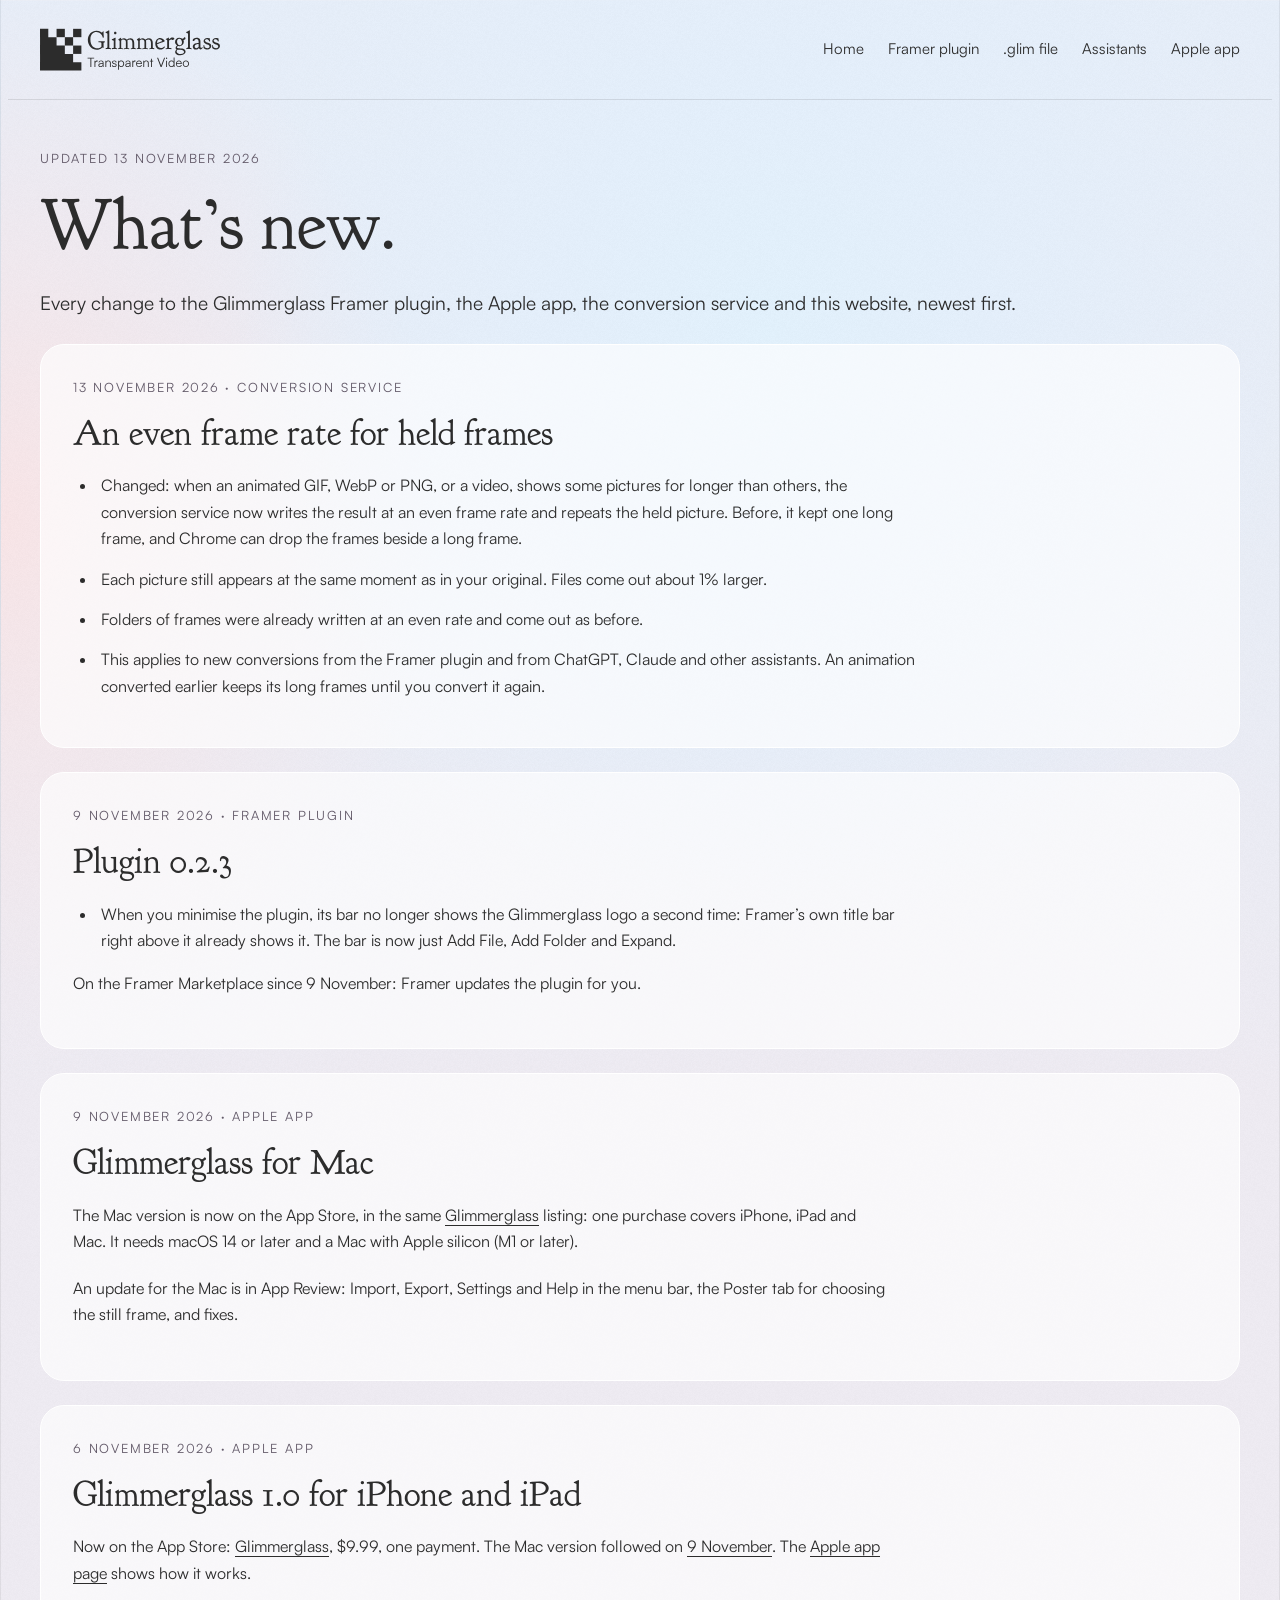
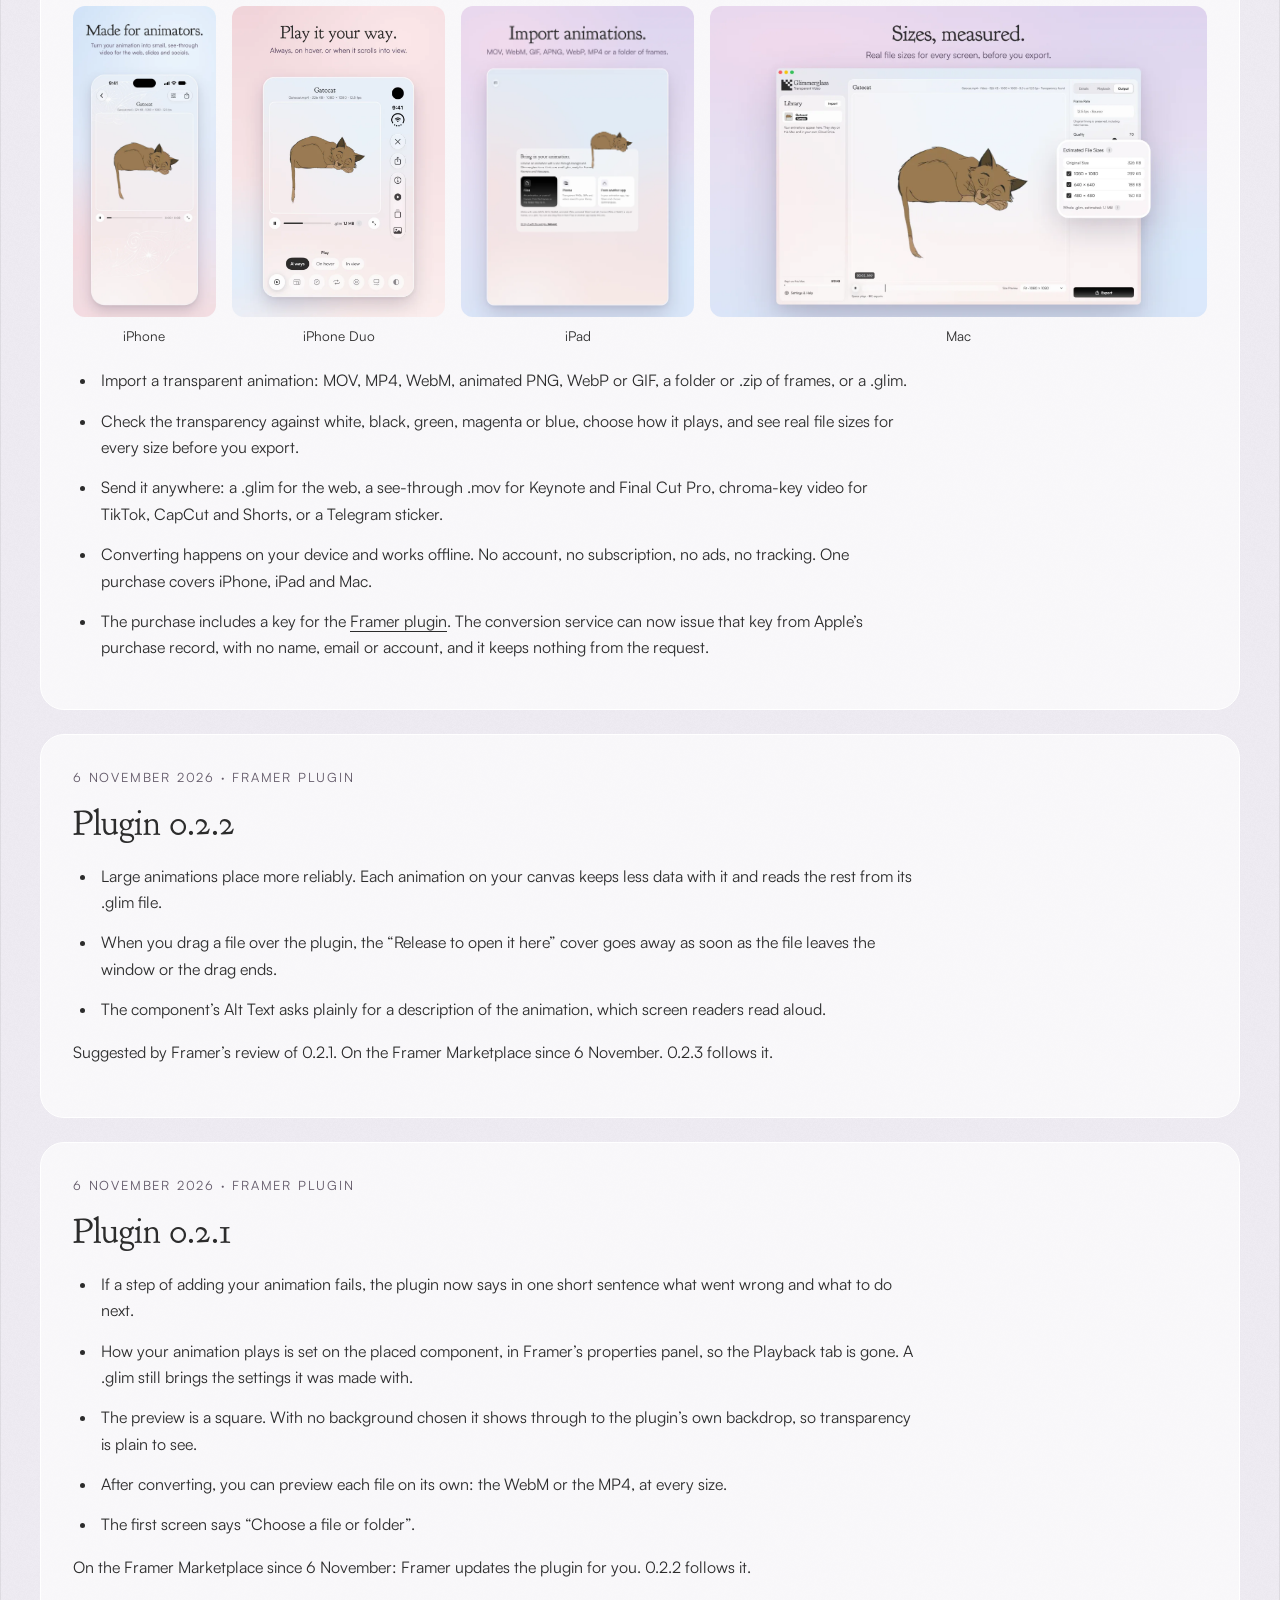
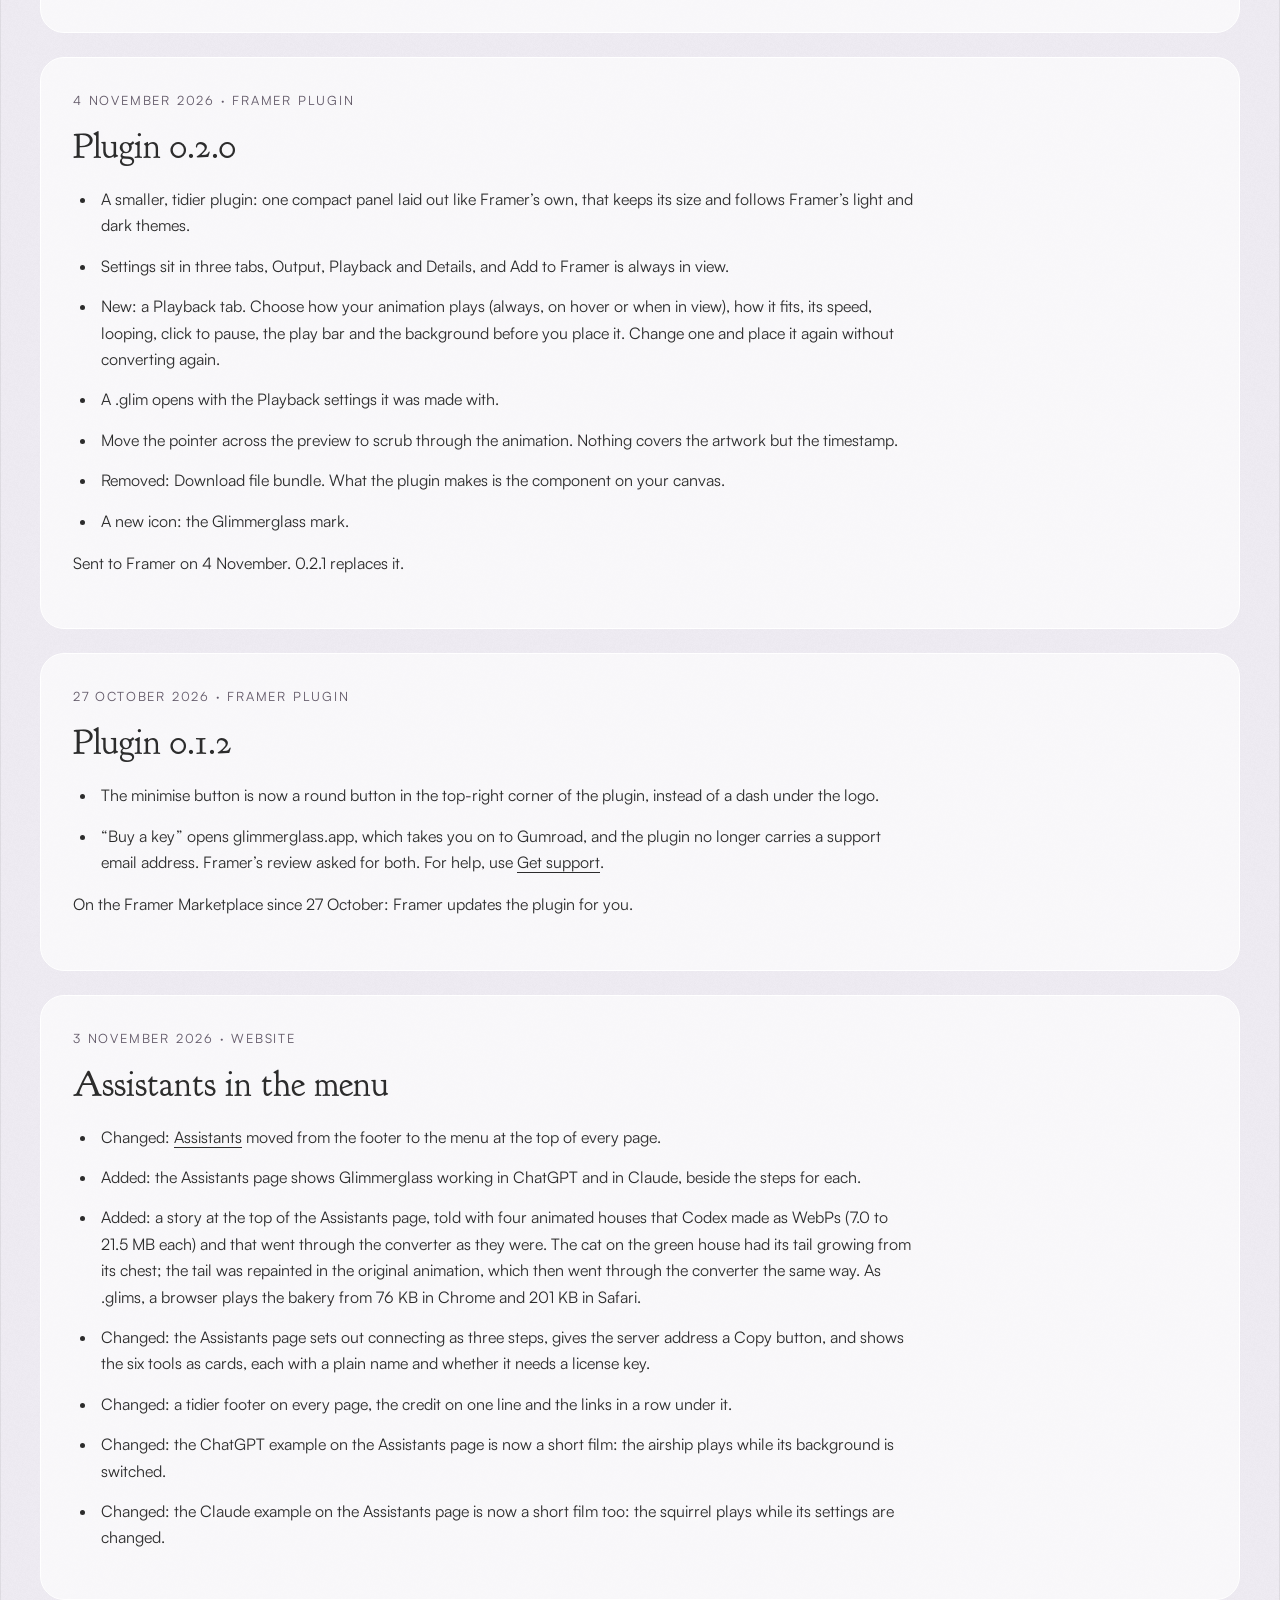
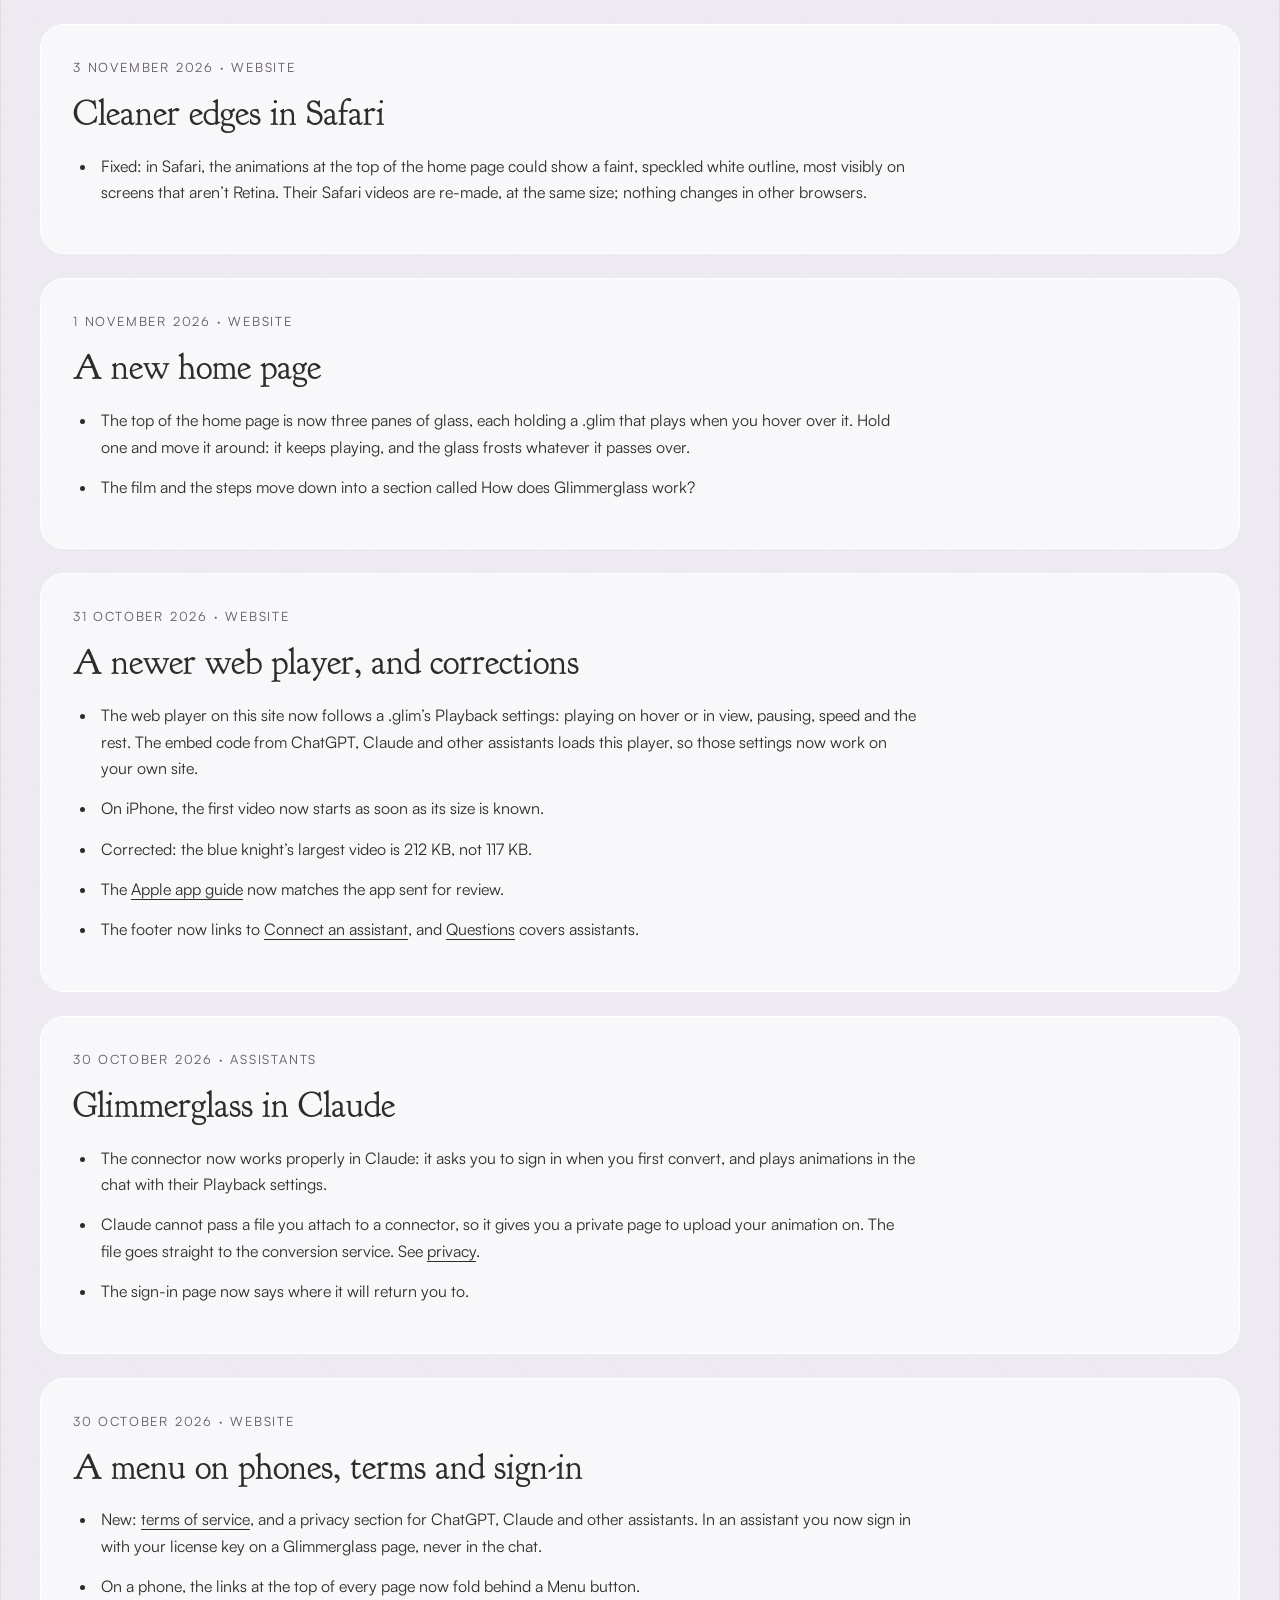
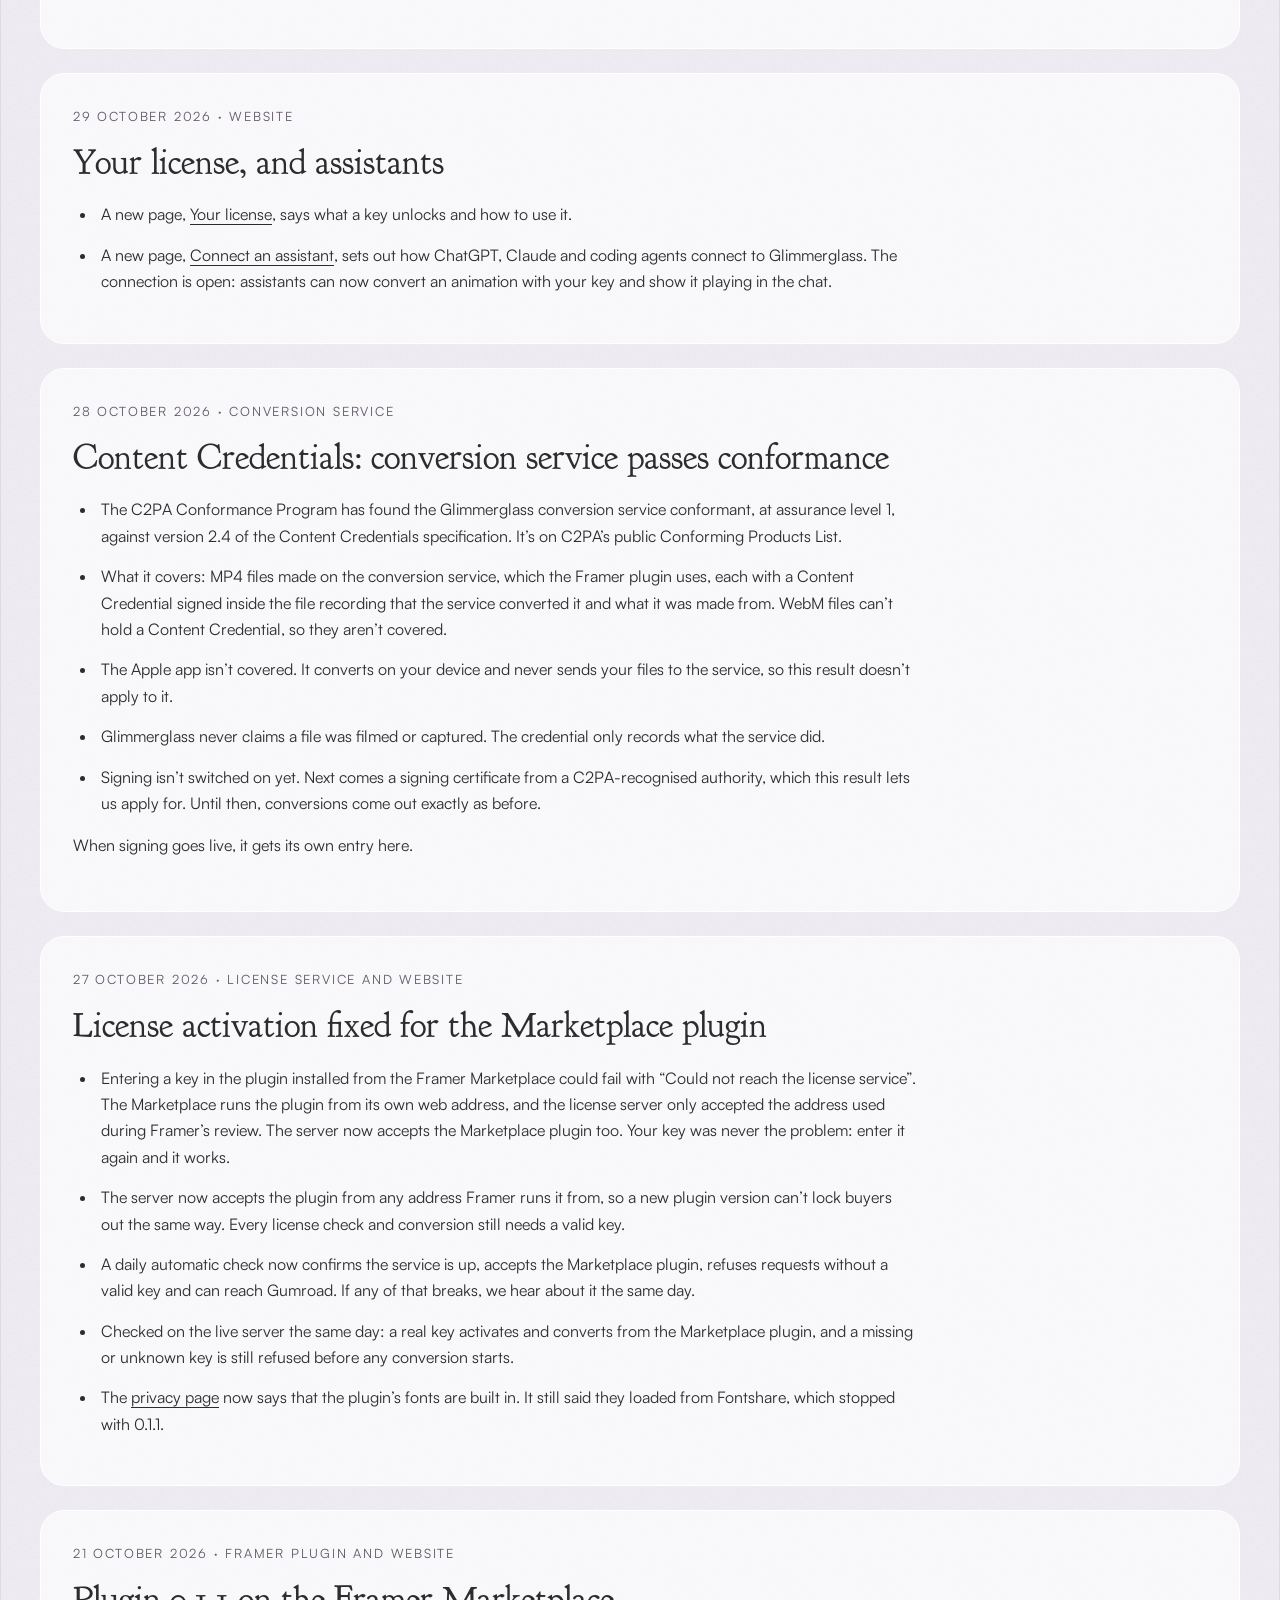
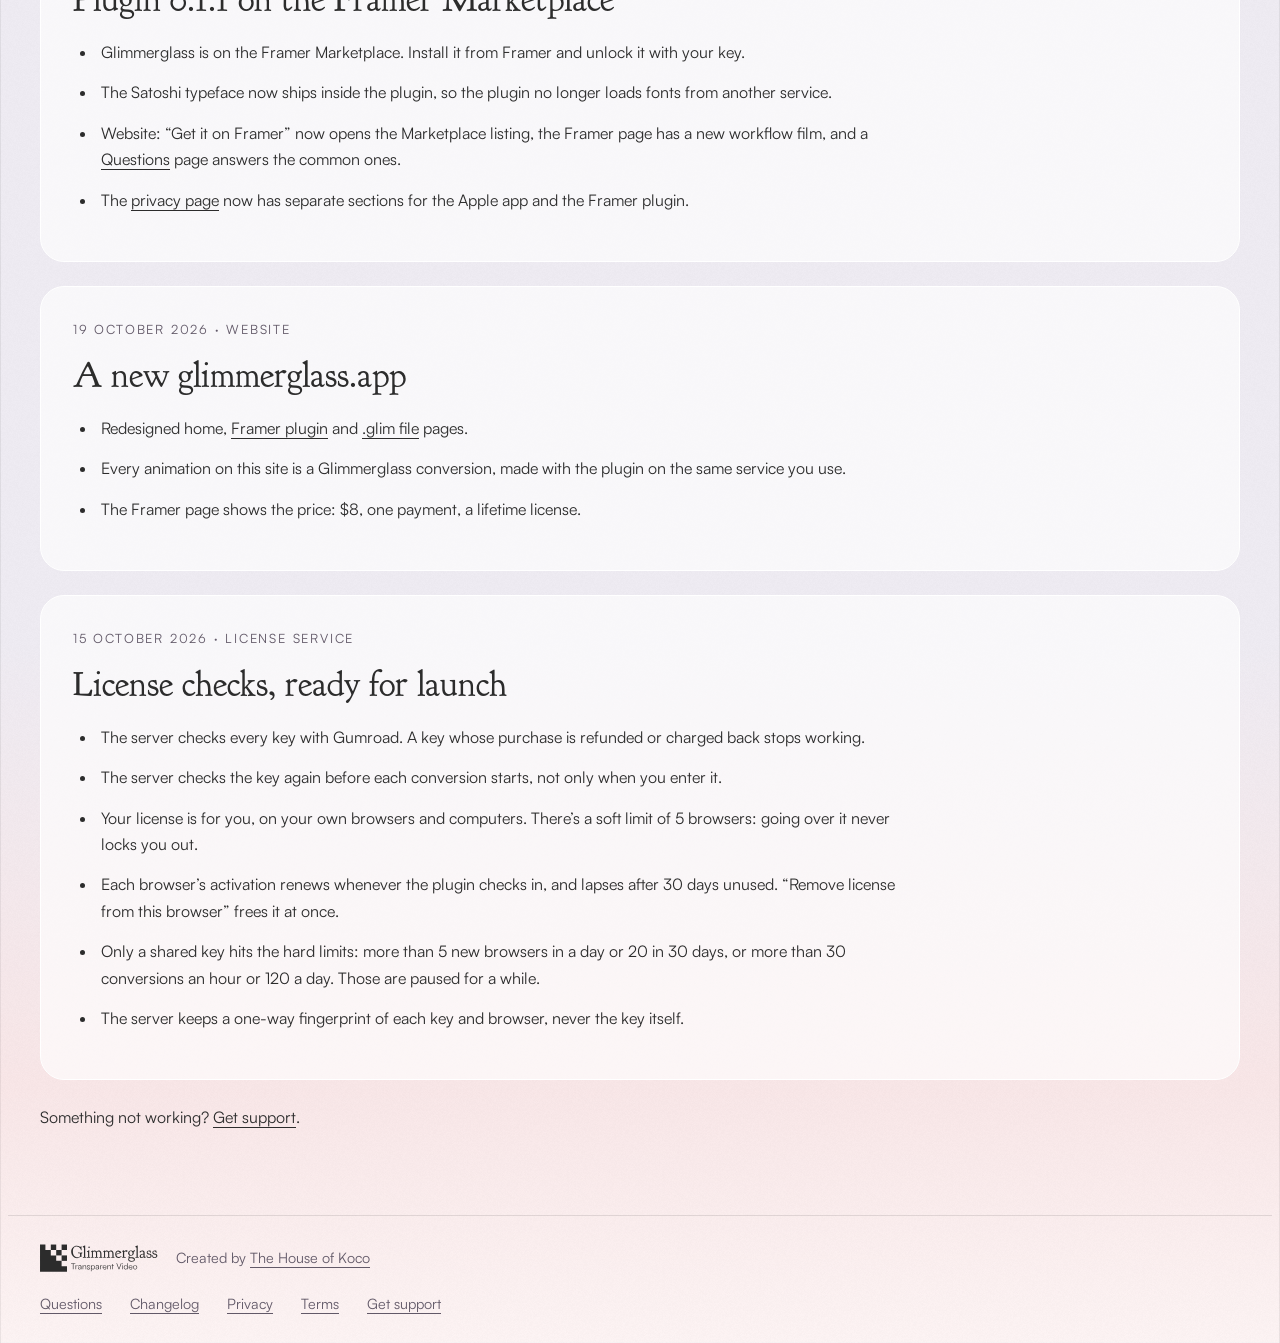
<file: changelog.html>
<!doctype html><html lang="en"><head><meta charset="utf-8"><meta name="viewport" content="width=device-width,initial-scale=1"><title>Changelog - Glimmerglass</title><meta name="description" content="What changed in the Glimmerglass Framer plugin, its conversion service and this website, newest first."><link rel="icon" href="assets/favicon.svg" type="image/svg+xml"><link rel="icon" href="assets/favicon-32.png" sizes="32x32" type="image/png"><link rel="apple-touch-icon" href="assets/apple-touch-icon.png"><link rel="canonical" href="https://glimmerglass.app/changelog.html"><meta property="og:type" content="website"><meta property="og:site_name" content="Glimmerglass"><meta property="og:title" content="Changelog - Glimmerglass"><meta property="og:description" content="What changed in the Glimmerglass Framer plugin, its conversion service and this website, newest first."><meta property="og:url" content="https://glimmerglass.app/changelog.html"><meta property="og:image" content="https://glimmerglass.app/assets/link-preview.png"><meta property="og:image:width" content="1200"><meta property="og:image:height" content="630"><meta property="og:image:alt" content="The Glimmerglass logo, Transparent Video, with a cat asleep on top of the checkered mark"><meta name="twitter:card" content="summary_large_image"><link rel="preload" as="font" type="font/woff2" href="assets/GoudyBookletter1911.woff2" crossorigin><link rel="preload" as="font" type="font/woff2" href="assets/Satoshi-Regular.woff2" crossorigin><link rel="stylesheet" href="styles.css?v=da9833ffc9"></head><body class="framed"><div class="shell"><a class="skip" href="#main">Skip to content</a><header><a href="index.html" aria-label="Glimmerglass home"><img src="assets/logo.svg" alt="Glimmerglass" width="184" height="43"></a><nav aria-label="Main"><a href="index.html">Home</a><a href="framer.html">Framer plugin</a><a href="glim.html">.glim file</a><a href="connect.html">Assistants</a><a href="apple.html">Apple app</a></nav></header><script src="menu.js?v=cafbe2eea9"></script><main id="main" class="prose changelog"><p class="eyebrow">Updated 13 November 2026</p><h1>What&rsquo;s new.</h1><p class="lead">Every change to the Glimmerglass Framer plugin, the Apple app, the conversion service and this website, newest first.</p>
<section class="glass" id="2026-11-13"><p class="eyebrow">13 November 2026 &middot; Conversion service</p><h2>An even frame rate for held frames</h2><ul><li>Changed: when an animated GIF, WebP or PNG, or a video, shows some pictures for longer than others, the conversion service now writes the result at an even frame rate and repeats the held picture. Before, it kept one long frame, and Chrome can drop the frames beside a long frame.</li><li>Each picture still appears at the same moment as in your original. Files come out about 1% larger.</li><li>Folders of frames were already written at an even rate and come out as before.</li><li>This applies to new conversions from the Framer plugin and from ChatGPT, Claude and other assistants. An animation converted earlier keeps its long frames until you convert it again.</li></ul></section><section class="glass" id="plugin-0-2-3"><p class="eyebrow">9 November 2026 &middot; Framer plugin</p><h2>Plugin 0.2.3</h2><ul><li>When you minimise the plugin, its bar no longer shows the Glimmerglass logo a second time: Framer&rsquo;s own title bar right above it already shows it. The bar is now just Add File, Add Folder and Expand.</li></ul><p>On the Framer Marketplace since 9 November: Framer updates the plugin for you.</p></section><section class="glass" id="apple-app-mac"><p class="eyebrow">9 November 2026 &middot; Apple app</p><h2>Glimmerglass for Mac</h2><p>The Mac version is now on the App Store, in the same <a href="https://apps.apple.com/us/app/glimmerglass/id6822386954">Glimmerglass</a> listing: one purchase covers iPhone, iPad and Mac. It needs macOS 14 or later and a Mac with Apple silicon (M1 or later).</p><p>An update for the Mac is in App Review: Import, Export, Settings and Help in the menu bar, the Poster tab for choosing the still frame, and fixes.</p></section>
<section class="glass" id="apple-app-1-0"><p class="eyebrow">6 November 2026 &middot; Apple app</p><h2>Glimmerglass 1.0 for iPhone and iPad</h2><p>Now on the App Store: <a href="https://apps.apple.com/us/app/glimmerglass/id6822386954">Glimmerglass</a>, $9.99, one payment. The Mac version followed on <a href="#apple-app-mac">9 November</a>. The <a href="apple.html">Apple app page</a> shows how it works.</p><div class="changelog-shots"><figure class="tall"><img src="assets/apple-app/iphone.webp" width="760" height="1652" loading="lazy" alt="Glimmerglass on iPhone: a cat asleep in the preview, with line-art flourishes behind it. Headline: Made for animators."><figcaption>iPhone</figcaption></figure><figure class="duo"><img src="assets/apple-app/iphone-duo-playback.webp" width="760" height="1106" loading="lazy" alt="Glimmerglass on iPhone Duo: the playback choices Always, On hover and In view under the preview, with the controls in a column at the side. Headline: Play it your way."><figcaption>iPhone Duo</figcaption></figure><figure class="pad"><img src="assets/apple-app/ipad-import.webp" width="1000" height="1334" loading="lazy" alt="Glimmerglass on iPad: the welcome card for bringing in an animation from Files, Photos or another app, with the cat asleep on top of it. Headline: Import animations."><figcaption>iPad</figcaption></figure><figure class="mac"><img src="assets/apple-app/mac.webp" width="1400" height="875" loading="lazy" alt="Glimmerglass on Mac: the editor with the cat in the preview and measured file sizes for each output size. Headline: Sizes, measured."><figcaption>Mac</figcaption></figure></div><ul><li>Import a transparent animation: MOV, MP4, WebM, animated PNG, WebP or GIF, a folder or .zip of frames, or a .glim.</li><li>Check the transparency against white, black, green, magenta or blue, choose how it plays, and see real file sizes for every size before you export.</li><li>Send it anywhere: a .glim for the web, a see-through .mov for Keynote and Final Cut Pro, chroma-key video for TikTok, CapCut and Shorts, or a Telegram sticker.</li><li>Converting happens on your device and works offline. No account, no subscription, no ads, no tracking. One purchase covers iPhone, iPad and Mac.</li><li>The purchase includes a key for the <a href="framer.html">Framer plugin</a>. The conversion service can now issue that key from Apple&rsquo;s purchase record, with no name, email or account, and it keeps nothing from the request.</li></ul></section>
<section class="glass" id="plugin-0-2-2"><p class="eyebrow">6 November 2026 &middot; Framer plugin</p><h2>Plugin 0.2.2</h2><ul><li>Large animations place more reliably. Each animation on your canvas keeps less data with it and reads the rest from its .glim file.</li><li>When you drag a file over the plugin, the &ldquo;Release to open it here&rdquo; cover goes away as soon as the file leaves the window or the drag ends.</li><li>The component&rsquo;s Alt Text asks plainly for a description of the animation, which screen readers read aloud.</li></ul><p>Suggested by Framer&rsquo;s review of 0.2.1. On the Framer Marketplace since 6 November. 0.2.3 follows it.</p></section><section class="glass" id="plugin-0-2-1"><p class="eyebrow">6 November 2026 &middot; Framer plugin</p><h2>Plugin 0.2.1</h2><ul><li>If a step of adding your animation fails, the plugin now says in one short sentence what went wrong and what to do next.</li><li>How your animation plays is set on the placed component, in Framer&rsquo;s properties panel, so the Playback tab is gone. A .glim still brings the settings it was made with.</li><li>The preview is a square. With no background chosen it shows through to the plugin&rsquo;s own backdrop, so transparency is plain to see.</li><li>After converting, you can preview each file on its own: the WebM or the MP4, at every size.</li><li>The first screen says &ldquo;Choose a file or folder&rdquo;.</li></ul><p>On the Framer Marketplace since 6 November: Framer updates the plugin for you. 0.2.2 follows it.</p></section><section class="glass" id="plugin-0-2-0"><p class="eyebrow">4 November 2026 &middot; Framer plugin</p><h2>Plugin 0.2.0</h2><ul><li>A smaller, tidier plugin: one compact panel laid out like Framer&rsquo;s own, that keeps its size and follows Framer&rsquo;s light and dark themes.</li><li>Settings sit in three tabs, Output, Playback and Details, and Add to Framer is always in view.</li><li>New: a Playback tab. Choose how your animation plays (always, on hover or when in view), how it fits, its speed, looping, click to pause, the play bar and the background before you place it. Change one and place it again without converting again.</li><li>A .glim opens with the Playback settings it was made with.</li><li>Move the pointer across the preview to scrub through the animation. Nothing covers the artwork but the timestamp.</li><li>Removed: Download file bundle. What the plugin makes is the component on your canvas.</li><li>A new icon: the Glimmerglass mark.</li></ul><p>Sent to Framer on 4 November. 0.2.1 replaces it.</p></section><section class="glass" id="plugin-0-1-2"><p class="eyebrow">27 October 2026 &middot; Framer plugin</p><h2>Plugin 0.1.2</h2><ul><li>The minimise button is now a round button in the top-right corner of the plugin, instead of a dash under the logo.</li><li>&ldquo;Buy a key&rdquo; opens glimmerglass.app, which takes you on to Gumroad, and the plugin no longer carries a support email address. Framer&rsquo;s review asked for both. For help, use <a href="index.html#support">Get support</a>.</li></ul><p>On the Framer Marketplace since 27 October: Framer updates the plugin for you.</p></section>
<section class="glass" id="2026-11-03-assistants"><p class="eyebrow">3 November 2026 &middot; Website</p><h2>Assistants in the menu</h2><ul><li>Changed: <a href="connect.html">Assistants</a> moved from the footer to the menu at the top of every page.</li><li>Added: the Assistants page shows Glimmerglass working in ChatGPT and in Claude, beside the steps for each.</li><li>Added: a story at the top of the Assistants page, told with four animated houses that Codex made as WebPs (7.0 to 21.5&nbsp;MB each) and that went through the converter as they were. The cat on the green house had its tail growing from its chest; the tail was repainted in the original animation, which then went through the converter the same way. As .glims, a browser plays the bakery from 76&nbsp;KB in Chrome and 201&nbsp;KB in Safari.</li><li>Changed: the Assistants page sets out connecting as three steps, gives the server address a Copy button, and shows the six tools as cards, each with a plain name and whether it needs a license key.</li><li>Changed: a tidier footer on every page, the credit on one line and the links in a row under it.</li><li>Changed: the ChatGPT example on the Assistants page is now a short film: the airship plays while its background is switched.</li><li>Changed: the Claude example on the Assistants page is now a short film too: the squirrel plays while its settings are changed.</li></ul></section>
<section class="glass" id="2026-11-03"><p class="eyebrow">3 November 2026 &middot; Website</p><h2>Cleaner edges in Safari</h2><ul><li>Fixed: in Safari, the animations at the top of the home page could show a faint, speckled white outline, most visibly on screens that aren&rsquo;t Retina. Their Safari videos are re-made, at the same size; nothing changes in other browsers.</li></ul></section>
<section class="glass" id="2026-11-01"><p class="eyebrow">1 November 2026 &middot; Website</p><h2>A new home page</h2><ul><li>The top of the home page is now three panes of glass, each holding a .glim that plays when you hover over it. Hold one and move it around: it keeps playing, and the glass frosts whatever it passes over.</li><li>The film and the steps move down into a section called How does Glimmerglass work?</li></ul></section>
<section class="glass" id="2026-10-31"><p class="eyebrow">31 October 2026 &middot; Website</p><h2>A newer web player, and corrections</h2><ul><li>The web player on this site now follows a .glim&rsquo;s Playback settings: playing on hover or in view, pausing, speed and the rest. The embed code from ChatGPT, Claude and other assistants loads this player, so those settings now work on your own site.</li><li>On iPhone, the first video now starts as soon as its size is known.</li><li>Corrected: the blue knight&rsquo;s largest video is 212 KB, not 117 KB.</li><li>The <a href="apple.html">Apple app guide</a> now matches the app sent for review.</li><li>The footer now links to <a href="connect.html">Connect an assistant</a>, and <a href="guide.html#assistants">Questions</a> covers assistants.</li></ul></section>
<section class="glass" id="2026-10-30-claude"><p class="eyebrow">30 October 2026 &middot; Assistants</p><h2>Glimmerglass in Claude</h2><ul><li>The connector now works properly in Claude: it asks you to sign in when you first convert, and plays animations in the chat with their Playback settings.</li><li>Claude cannot pass a file you attach to a connector, so it gives you a private page to upload your animation on. The file goes straight to the conversion service. See <a href="privacy.html#assistants">privacy</a>.</li><li>The sign-in page now says where it will return you to.</li></ul></section>
<section class="glass" id="2026-10-30"><p class="eyebrow">30 October 2026 &middot; Website</p><h2>A menu on phones, terms and sign-in</h2><ul><li>New: <a href="terms.html">terms of service</a>, and a privacy section for ChatGPT, Claude and other assistants. In an assistant you now sign in with your license key on a Glimmerglass page, never in the chat.</li><li>On a phone, the links at the top of every page now fold behind a Menu button.</li></ul></section>
<section class="glass" id="2026-10-29"><p class="eyebrow">29 October 2026 &middot; Website</p><h2>Your license, and assistants</h2><ul><li>A new page, <a href="license.html">Your license</a>, says what a key unlocks and how to use it.</li><li>A new page, <a href="connect.html">Connect an assistant</a>, sets out how ChatGPT, Claude and coding agents connect to Glimmerglass. The connection is open: assistants can now convert an animation with your key and show it playing in the chat.</li></ul></section>
<section class="glass" id="2026-10-28"><p class="eyebrow">28 October 2026 &middot; Conversion service</p><h2>Content Credentials: conversion service passes conformance</h2><ul><li>The C2PA Conformance Program has found the Glimmerglass conversion service conformant, at assurance level 1, against version 2.4 of the Content Credentials specification. It&rsquo;s on C2PA&rsquo;s public Conforming Products List.</li><li>What it covers: MP4 files made on the conversion service, which the Framer plugin uses, each with a Content Credential signed inside the file recording that the service converted it and what it was made from. WebM files can&rsquo;t hold a Content Credential, so they aren&rsquo;t covered.</li><li>The Apple app isn&rsquo;t covered. It converts on your device and never sends your files to the service, so this result doesn&rsquo;t apply to it.</li><li>Glimmerglass never claims a file was filmed or captured. The credential only records what the service did.</li><li>Signing isn&rsquo;t switched on yet. Next comes a signing certificate from a C2PA-recognised authority, which this result lets us apply for. Until then, conversions come out exactly as before.</li></ul><p>When signing goes live, it gets its own entry here.</p></section>
<section class="glass" id="2026-10-27"><p class="eyebrow">27 October 2026 &middot; License service and website</p><h2>License activation fixed for the Marketplace plugin</h2><ul><li>Entering a key in the plugin installed from the Framer Marketplace could fail with &ldquo;Could not reach the license service&rdquo;. The Marketplace runs the plugin from its own web address, and the license server only accepted the address used during Framer&rsquo;s review. The server now accepts the Marketplace plugin too. Your key was never the problem: enter it again and it works.</li><li>The server now accepts the plugin from any address Framer runs it from, so a new plugin version can&rsquo;t lock buyers out the same way. Every license check and conversion still needs a valid key.</li><li>A daily automatic check now confirms the service is up, accepts the Marketplace plugin, refuses requests without a valid key and can reach Gumroad. If any of that breaks, we hear about it the same day.</li><li>Checked on the live server the same day: a real key activates and converts from the Marketplace plugin, and a missing or unknown key is still refused before any conversion starts.</li><li>The <a href="privacy.html#framer">privacy page</a> now says that the plugin&rsquo;s fonts are built in. It still said they loaded from Fontshare, which stopped with 0.1.1.</li></ul></section>
<section class="glass" id="2026-10-21"><p class="eyebrow">21 October 2026 &middot; Framer plugin and website</p><h2>Plugin 0.1.1 on the Framer Marketplace</h2><ul><li>Glimmerglass is on the Framer Marketplace. Install it from Framer and unlock it with your key.</li><li>The Satoshi typeface now ships inside the plugin, so the plugin no longer loads fonts from another service.</li><li>Website: &ldquo;Get it on Framer&rdquo; now opens the Marketplace listing, the Framer page has a new workflow film, and a <a href="guide.html">Questions</a> page answers the common ones.</li><li>The <a href="privacy.html">privacy page</a> now has separate sections for the Apple app and the Framer plugin.</li></ul></section>
<section class="glass" id="2026-10-19"><p class="eyebrow">19 October 2026 &middot; Website</p><h2>A new glimmerglass.app</h2><ul><li>Redesigned home, <a href="framer.html">Framer plugin</a> and <a href="glim.html">.glim file</a> pages.</li><li>Every animation on this site is a Glimmerglass conversion, made with the plugin on the same service you use.</li><li>The Framer page shows the price: $8, one payment, a lifetime license.</li></ul></section>
<section class="glass" id="2026-10-15"><p class="eyebrow">15 October 2026 &middot; License service</p><h2>License checks, ready for launch</h2><ul><li>The server checks every key with Gumroad. A key whose purchase is refunded or charged back stops working.</li><li>The server checks the key again before each conversion starts, not only when you enter it.</li><li>Your license is for you, on your own browsers and computers. There&rsquo;s a soft limit of 5 browsers: going over it never locks you out.</li><li>Each browser&rsquo;s activation renews whenever the plugin checks in, and lapses after 30 days unused. &ldquo;Remove license from this browser&rdquo; frees it at once.</li><li>Only a shared key hits the hard limits: more than 5 new browsers in a day or 20 in 30 days, or more than 30 conversions an hour or 120 a day. Those are paused for a while.</li><li>The server keeps a one-way fingerprint of each key and browser, never the key itself.</li></ul></section>
<p>Something not working? <a href="index.html#support">Get support</a>.</p></main><footer><span class="footer-brand"><img src="assets/logo.svg" alt="Glimmerglass" width="120" height="28"><span>Created by <a href="https://houseofkoco.com">The House of Koco</a></span></span><a href="guide.html">Questions</a><a href="changelog.html" aria-current="page">Changelog</a><a href="privacy.html">Privacy</a><a href="terms.html">Terms</a><a href="index.html#support">Get support</a></footer></div></body></html>
</file>
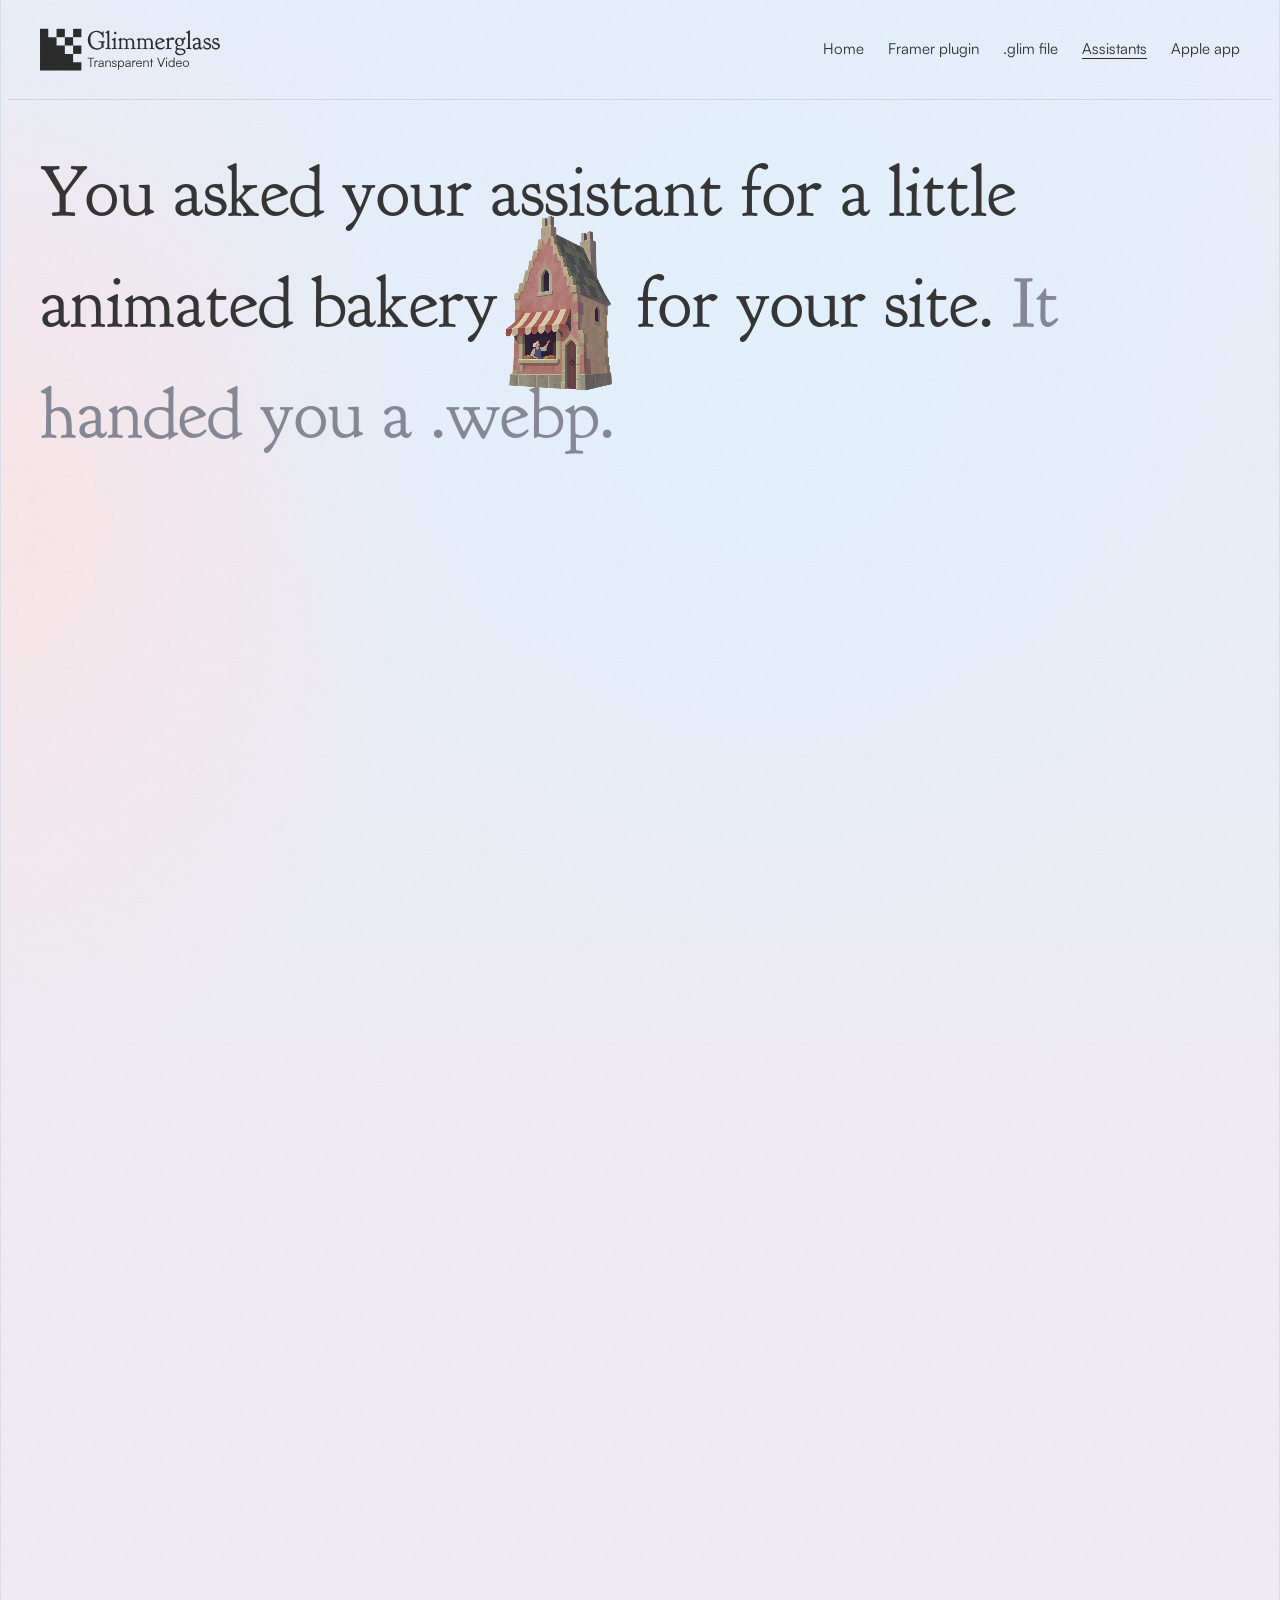
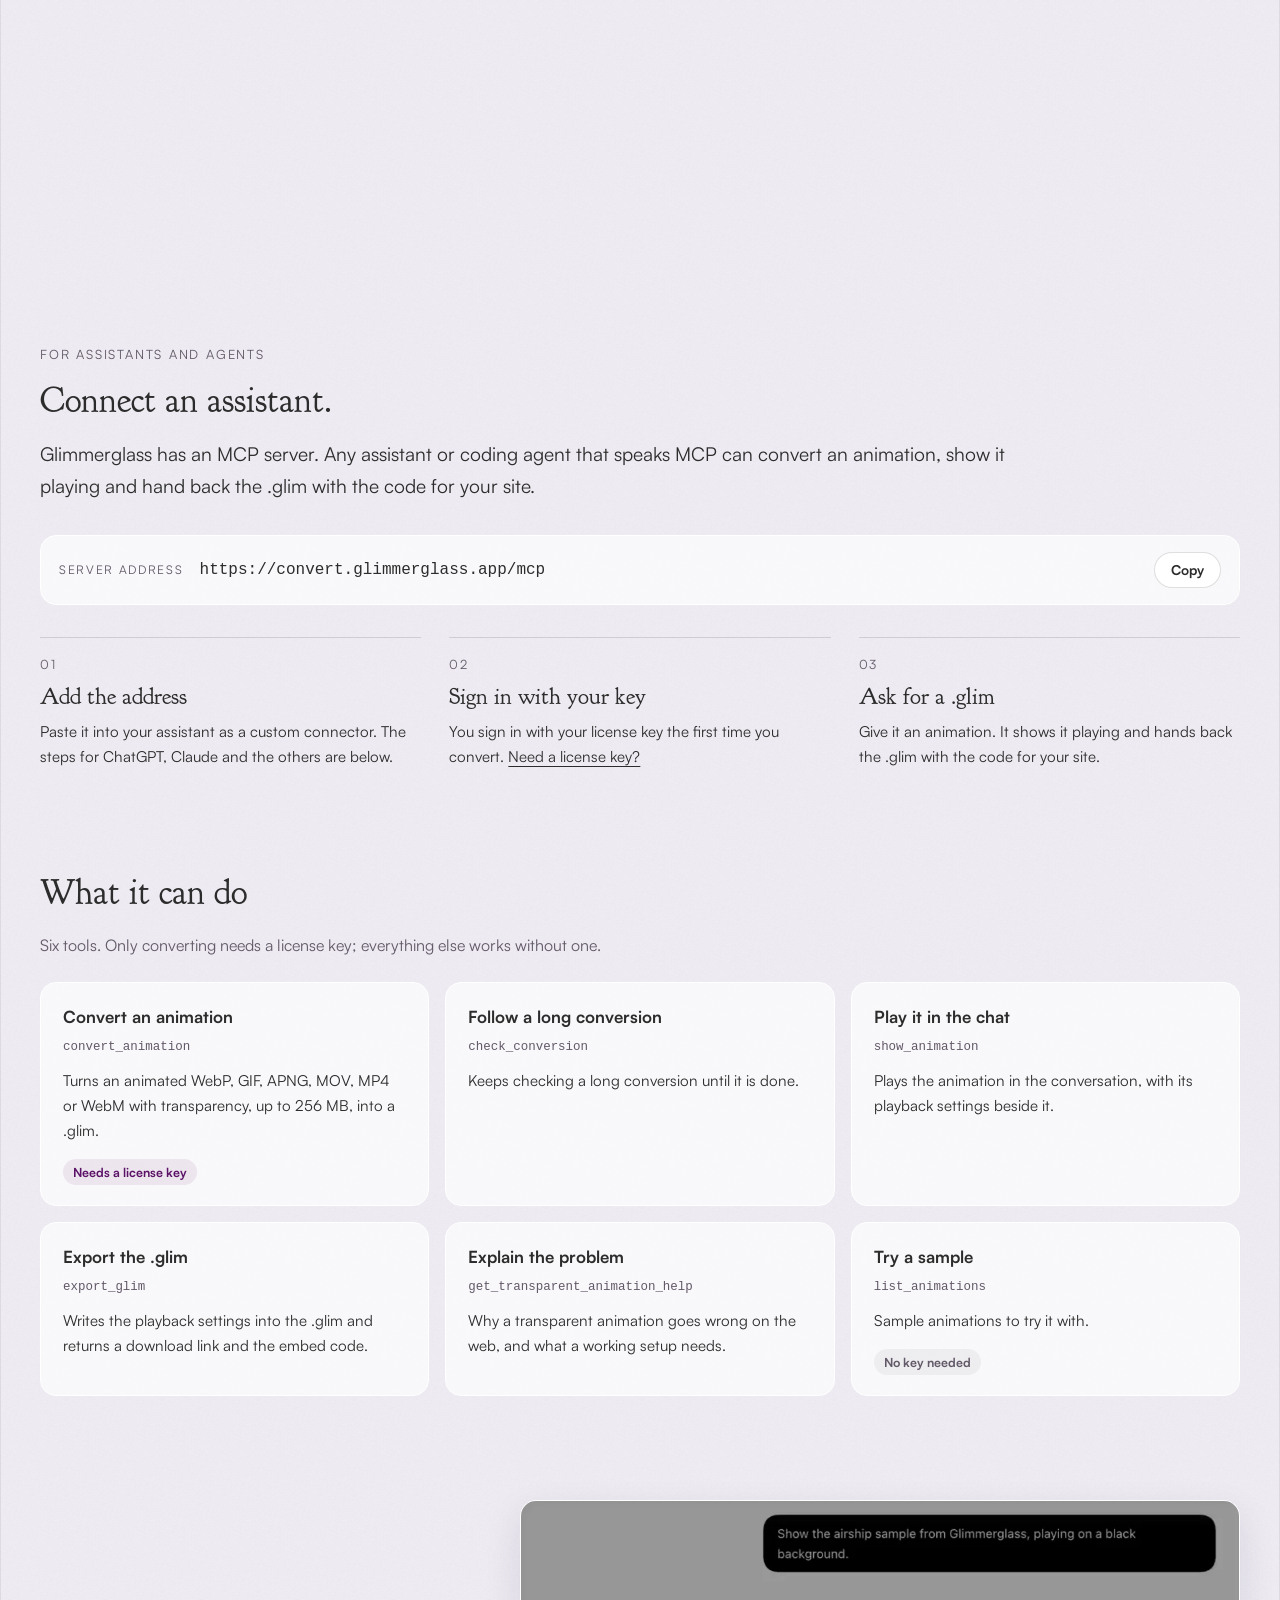
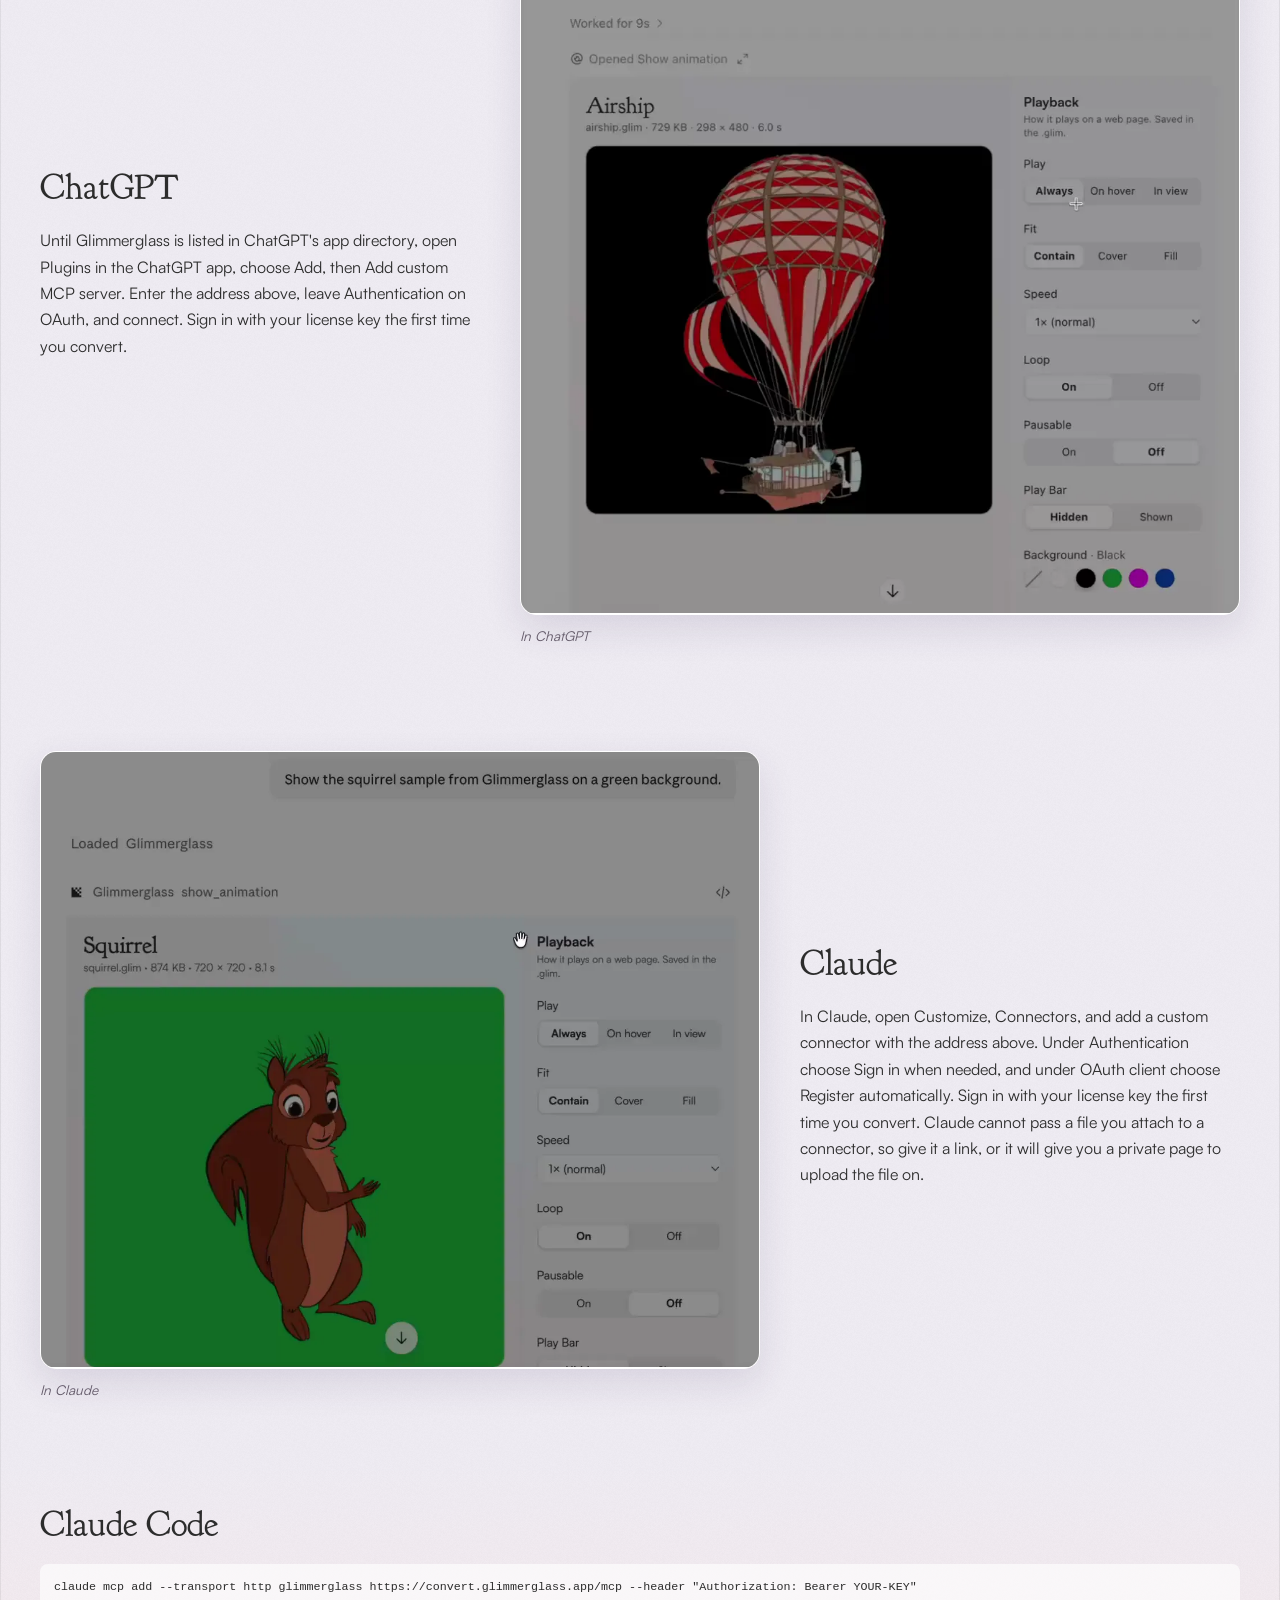
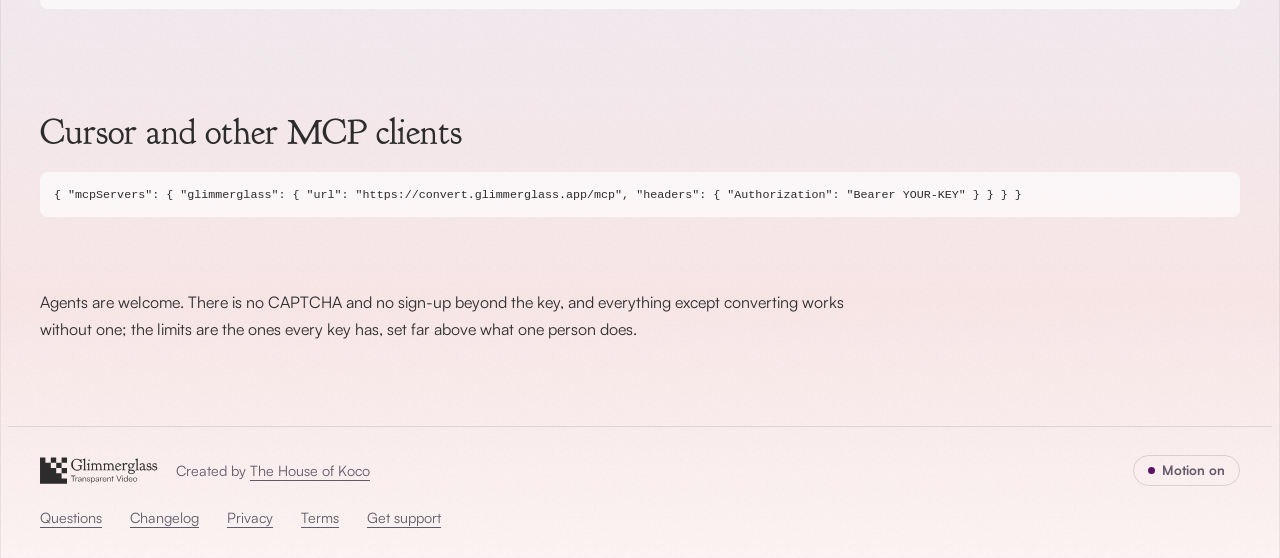
<file: connect.html>
<!doctype html><html lang="en"><head><meta charset="utf-8"><meta name="viewport" content="width=device-width,initial-scale=1"><script>// One site-wide answer to "should things move?" (owner, 19 October 2026). The animations themselves show no buttons
// of their own. The visitor's choice, saved in this browser, wins; with no choice saved, the system's Reduce Motion
// setting decides. Every page with motion carries a "Motion on / off" switch in its footer, and a visitor whose
// system asks for reduced motion (and who has not chosen yet) gets a short note at the bottom of the screen
// offering the animations back. Loaded first in <head>, so the choice is in place before anything paints or mounts.
// Other scripts ask `window.glimmerglassStill()`; the stylesheet keys off `html.still` and `html.motion-on`.
(function () {
  var KEY = "glimmerglass-motion", DISMISSED = "glimmerglass-motion-note";
  var root = document.documentElement;
  var asked = !!(window.matchMedia && matchMedia("(prefers-reduced-motion: reduce)").matches);
  var choice = null;
  try { choice = localStorage.getItem(KEY); } catch (e) { /* storage blocked: see ?motion= below */ }
  var fromAddress = /[?&]motion=(on|off)(&|$)/.exec(location.search);
  if (fromAddress) choice = fromAddress[1];
  var still = choice === "off" || (choice !== "on" && asked);
  root.classList.add(still ? "still" : "motion-on");
  window.glimmerglassStill = function () { return still; };

  // Saves the choice and starts the page again with it, where the visitor is. A browser that keeps no storage
  // gets the choice in the address instead.
  function choose(value) {
    try { localStorage.setItem(KEY, value); location.reload(); }
    catch (e) { var q = new URLSearchParams(location.search); q.set("motion", value); location.search = q.toString(); }
  }

  // The page is parsed but no deferred script has run yet: the player mounts its animations from those scripts, so
  // the choice goes onto them now. Moving: every declarative animation plays, whatever the system says. Still: none
  // starts by itself. Either way, no per-animation button.
  function prepare() {
    document.querySelectorAll("[data-glimmerglass]").forEach(function (el) {
      if (still) el.setAttribute("data-autoplay", "false"); else el.setAttribute("data-reduced-motion", "ignore");
      if (!el.hasAttribute("data-control")) el.setAttribute("data-control", "never");
    });
  }
  if (document.readyState === "loading") document.addEventListener("readystatechange", function once() {
    if (document.readyState === "loading") return;
    document.removeEventListener("readystatechange", once);
    prepare();
  }); else prepare();

  document.addEventListener("DOMContentLoaded", function () {

    var footer = document.querySelector("footer");
    if (footer) {
      var toggle = document.createElement("button");
      toggle.type = "button";
      toggle.className = "motion-toggle";
      toggle.setAttribute("aria-pressed", String(!still));
      toggle.textContent = still ? "Motion off" : "Motion on";
      toggle.title = still ? "Play the animations" : "Hold the animations still";
      toggle.addEventListener("click", function () { choose(still ? "on" : "off"); });
      footer.appendChild(toggle);
    }

    if (!asked || choice) return;
    try { if (sessionStorage.getItem(DISMISSED)) return; } catch (e) { /* show it */ }
    var note = document.createElement("div");
    note.className = "motion-note";
    note.setAttribute("role", "region");
    note.setAttribute("aria-label", "Motion");
    note.innerHTML = '<p><strong>Heads up: things move here.</strong> Your Reduce Motion setting has paused the animations.</p>' +
      '<div class="motion-note-actions"><button type="button" class="button motion-play">Play the animations</button>' +
      '<button type="button" class="motion-later">Not now</button></div>';
    note.querySelector(".motion-play").addEventListener("click", function () { choose("on"); });
    note.querySelector(".motion-later").addEventListener("click", function () {
      try { sessionStorage.setItem(DISMISSED, "1"); } catch (e) { /* hide it for this page */ }
      note.remove();
    });
    document.body.appendChild(note);
  });
})();
</script><title>Connect an assistant - Glimmerglass</title><meta name="description" content="Connect ChatGPT, Claude, Cursor or any MCP client to Glimmerglass to convert transparent animations into .glim files."><link rel="icon" href="assets/favicon.svg" type="image/svg+xml"><link rel="icon" href="assets/favicon-32.png" sizes="32x32" type="image/png"><link rel="apple-touch-icon" href="assets/apple-touch-icon.png"><link rel="canonical" href="https://glimmerglass.app/connect.html"><meta property="og:type" content="website"><meta property="og:site_name" content="Glimmerglass"><meta property="og:title" content="Connect an assistant - Glimmerglass"><meta property="og:description" content="Connect ChatGPT, Claude, Cursor or any MCP client to Glimmerglass to convert transparent animations into .glim files."><meta property="og:url" content="https://glimmerglass.app/connect.html"><meta property="og:image" content="https://glimmerglass.app/assets/link-preview.png"><meta property="og:image:width" content="1200"><meta property="og:image:height" content="630"><meta property="og:image:alt" content="The Glimmerglass logo, Transparent Video, with a cat asleep on top of the checkered mark"><meta name="twitter:card" content="summary_large_image"><link rel="preload" as="font" type="font/woff2" href="assets/GoudyBookletter1911.woff2" crossorigin><link rel="preload" as="font" type="font/woff2" href="assets/Satoshi-Regular.woff2" crossorigin><link rel="stylesheet" href="styles.css?v=da9833ffc9"><script src="glimmerglass.min.js?v=ac17955319" defer></script><script src="assistants.js?v=7e866a38f8" defer></script></head><body class="framed"><div class="shell"><a class="skip" href="#main">Skip to content</a><header><a href="index.html" aria-label="Glimmerglass home"><img src="assets/logo.svg" alt="Glimmerglass" width="184"></a><nav aria-label="Main"><a href="index.html">Home</a><a href="framer.html">Framer plugin</a><a href="glim.html">.glim file</a><a href="connect.html" aria-current="page">Assistants</a><a href="apple.html">Apple app</a></nav></header><script src="menu.js?v=cafbe2eea9"></script><main id="main" class="prose assistants"><!-- The Assistants hero, built like the Framer page's (story.js there, assistants.js here): one statement revealed sentence by sentence, with pictures set into the text as .obj (a fixed advance on the line, the picture drawn around it). The houses are Codex's painted-town animated WebPs of 7 October 2026, put through the Mac converter exactly as delivered (owner, 3 Nov: anything from Codex or Claude should convert without fuss). The numbers are measured: rose-bakery-house.webp is 21,544,508 bytes; at the size shown here a browser takes the 480-wide video from the .glim, 75,866 bytes as VP9 for Chrome and 200,628 bytes as HEVC for Safari. Re-measure if the files or the house sizes change. sage-cat-house was repainted at the source on 4 Nov 2026 (its tail grew from the cat's chest; it now hangs from the rump over the sill), re-exported with Codex's own exporter and converted the same way. --><section class="story house-story" id="story" aria-labelledby="story-title"><h1 id="story-title" class="story-text"><span class="s" data-at="0">You asked your assistant for a little animated bakery<span class="obj o-house o-rose" role="img" aria-label="a pink bakery, the baker waving from under the striped awning"><span class="clip-words">a pink bakery, the baker waving from under the striped awning</span><span class="vis house" data-glim="assets/assistants/houses/rose-bakery-house.glim?v=2a96e8d116"><img src="assets/assistants/houses/rose-bakery-house-poster.webp" width="480" height="706" alt="" decoding="async"></span></span> for your site.</span> <span class="s grey" data-at="1.3">It handed you a .webp.</span> <span class="s" data-at="2.4">That one bakery weighs <span class="sign">21.5&nbsp;MB</span>, and your page crawls.</span> <span class="s grey" data-at="3.8">There goes the neighborhood.</span> <span class="s purple" data-at="5.0">No, we got you.</span> <span class="s" data-at="6.1">Ask for <span class="gg"><img src="assets/glimmerglass-wordmark.svg" width="330" height="57" alt="" aria-hidden="true"><span class="clip-words">Glimmerglass</span></span> instead.</span> <span class="s" data-at="7.2">As a .glim, the same bakery<span class="obj o-house o-rose" role="img" aria-label="a pink bakery, the baker waving from under the striped awning"><span class="clip-words">a pink bakery, the baker waving from under the striped awning</span><span class="vis house" data-glim="assets/assistants/houses/rose-bakery-house.glim?v=2a96e8d116"><img src="assets/assistants/houses/rose-bakery-house-poster.webp" width="480" height="706" alt="" decoding="async"></span></span> plays as video from just 76&nbsp;KB in Chrome and 201&nbsp;KB in Safari.</span><span class="s welcome-line" data-at="8.8"><span class="obj o-house o-street o-ochre" role="img" aria-label="a yellow house, a woman opening its green shutters"><span class="clip-words">a yellow house, a woman opening its green shutters</span><span class="vis house" data-glim="assets/assistants/houses/ochre-shutter-house.glim?v=dfc7c83648"><img src="assets/assistants/houses/ochre-shutter-house-poster.webp" width="480" height="706" alt="" decoding="async"></span></span><span class="obj o-house o-street o-lavender" role="img" aria-label="a lilac house, a woman shaking a patterned rug out of the window"><span class="clip-words">a lilac house, a woman shaking a patterned rug out of the window</span><span class="vis house" data-glim="assets/assistants/houses/lavender-rug-house.glim?v=49705fd223"><img src="assets/assistants/houses/lavender-rug-house-poster.webp" width="480" height="706" alt="" decoding="async"></span></span><span class="obj o-house o-street o-sage" role="img" aria-label="a green house, a woman at the window stroking her ginger cat"><span class="clip-words">a green house, a woman at the window stroking her ginger cat</span><span class="vis house" data-glim="assets/assistants/houses/sage-cat-house.glim?v=540f22909e"><img src="assets/assistants/houses/sage-cat-house-poster.webp" width="480" height="706" alt="" decoding="async"></span></span><span class="welcome-words">Welcome to the neighborhood.</span></span></h1><div class="story-buy s" data-at="10.0"><p class="price">$8</p><p class="price-line">Lifetime license,<br> one payment.</p><a class="button" href="#connect">Connect your assistant</a><a class="key-link" href="buy.html">Need a license key?</a></div></section><p class="eyebrow connect-eyebrow">For assistants and agents</p><h2 id="connect" class="connect-title">Connect an assistant.</h2><p class="lead">Glimmerglass has an MCP server. Any assistant or coding agent that speaks MCP can convert an animation, show it playing and hand back the .glim with the code for your site.</p>
<div class="mcp-address"><span class="mcp-label">Server address</span><code>https://convert.glimmerglass.app/mcp</code><button type="button" class="copy-address" data-copy="https://convert.glimmerglass.app/mcp" hidden>Copy</button></div>
<ol class="connect-steps"><li><strong>Add the address</strong><span>Paste it into your assistant as a custom connector. The steps for ChatGPT, Claude and the others are below.</span></li><li><strong>Sign in with your key</strong><span>You sign in with your license key the first time you convert. <a href="buy.html">Need a license key?</a></span></li><li><strong>Ask for a .glim</strong><span>Give it an animation. It shows it playing and hands back the .glim with the code for your site.</span></li></ol>
<h2>What it can do</h2><p class="tools-note">Six tools. Only converting needs a license key; everything else works without one.</p><ul class="tools"><li><h3>Convert an animation</h3><code>convert_animation</code><p>Turns an animated WebP, GIF, APNG, MOV, MP4 or WebM with transparency, up to 256 MB, into a .glim.</p><a class="key-tag" href="license.html">Needs a license key</a></li><li><h3>Follow a long conversion</h3><code>check_conversion</code><p>Keeps checking a long conversion until it is done.</p></li><li><h3>Play it in the chat</h3><code>show_animation</code><p>Plays the animation in the conversation, with its playback settings beside it.</p></li><li><h3>Export the .glim</h3><code>export_glim</code><p>Writes the playback settings into the .glim and returns a download link and the embed code.</p></li><li><h3>Explain the problem</h3><code>get_transparent_animation_help</code><p>Why a transparent animation goes wrong on the web, and what a working setup needs.</p></li><li><h3>Try a sample</h3><code>list_animations</code><p>Sample animations to try it with.</p><span class="key-tag free">No key needed</span></li></ul>
<section class="in-chat" aria-labelledby="chatgpt"><div><h2 id="chatgpt">ChatGPT</h2><p>Until Glimmerglass is listed in ChatGPT's app directory, open Plugins in the ChatGPT app, choose Add, then Add custom MCP server. Enter the address above, leave Authentication on OAuth, and connect. Sign in with your license key the first time you convert.</p></div><figure><video class="chat-film" src="assets/assistants/chatgpt.mp4" poster="assets/assistants/chatgpt-poster.webp" width="998" height="990" muted loop playsinline preload="metadata" aria-label="A ChatGPT conversation: asked to show the airship sample on a black background, ChatGPT opens Glimmerglass and plays the airship, its playback settings beside it, while the background is switched to green, magenta, blue and none."></video><figcaption>In ChatGPT</figcaption></figure></section>
<section class="in-chat flip" aria-labelledby="claude"><div><h2 id="claude">Claude</h2><p>In Claude, open Customize, Connectors, and add a custom connector with the address above. Under Authentication choose Sign in when needed, and under OAuth client choose Register automatically. Sign in with your license key the first time you convert. Claude cannot pass a file you attach to a connector, so give it a link, or it will give you a private page to upload the file on.</p></div><figure><video class="chat-film" src="assets/assistants/claude.mp4" poster="assets/assistants/claude-poster.webp" width="1260" height="1080" muted loop playsinline preload="metadata" aria-label="A Claude conversation: asked to show the squirrel sample on a green background, Claude loads Glimmerglass and plays the squirrel, its playback settings beside it, while the settings are changed."></video><figcaption>In Claude</figcaption></figure></section>
<h2>Claude Code</h2><pre style="white-space:pre-wrap;overflow-wrap:anywhere;background:#ffffffa6;border-radius:8px;padding:12px 14px"><code>claude mcp add --transport http glimmerglass https://convert.glimmerglass.app/mcp --header "Authorization: Bearer YOUR-KEY"</code></pre>
<h2>Cursor and other MCP clients</h2><pre style="white-space:pre-wrap;overflow-wrap:anywhere;background:#ffffffa6;border-radius:8px;padding:12px 14px"><code>{ "mcpServers": { "glimmerglass": { "url": "https://convert.glimmerglass.app/mcp", "headers": { "Authorization": "Bearer YOUR-KEY" } } } }</code></pre>
<p>Agents are welcome. There is no CAPTCHA and no sign-up beyond the key, and everything except converting works without one; the limits are the ones every key has, set far above what one person does.</p></main><footer><span class="footer-brand"><img src="assets/logo.svg" alt="Glimmerglass" width="120"><span>Created by <a href="https://houseofkoco.com">The House of Koco</a></span></span><a href="guide.html">Questions</a><a href="changelog.html">Changelog</a><a href="privacy.html">Privacy</a><a href="terms.html">Terms</a><a href="index.html#support">Get support</a></footer></div></body></html>
</file>
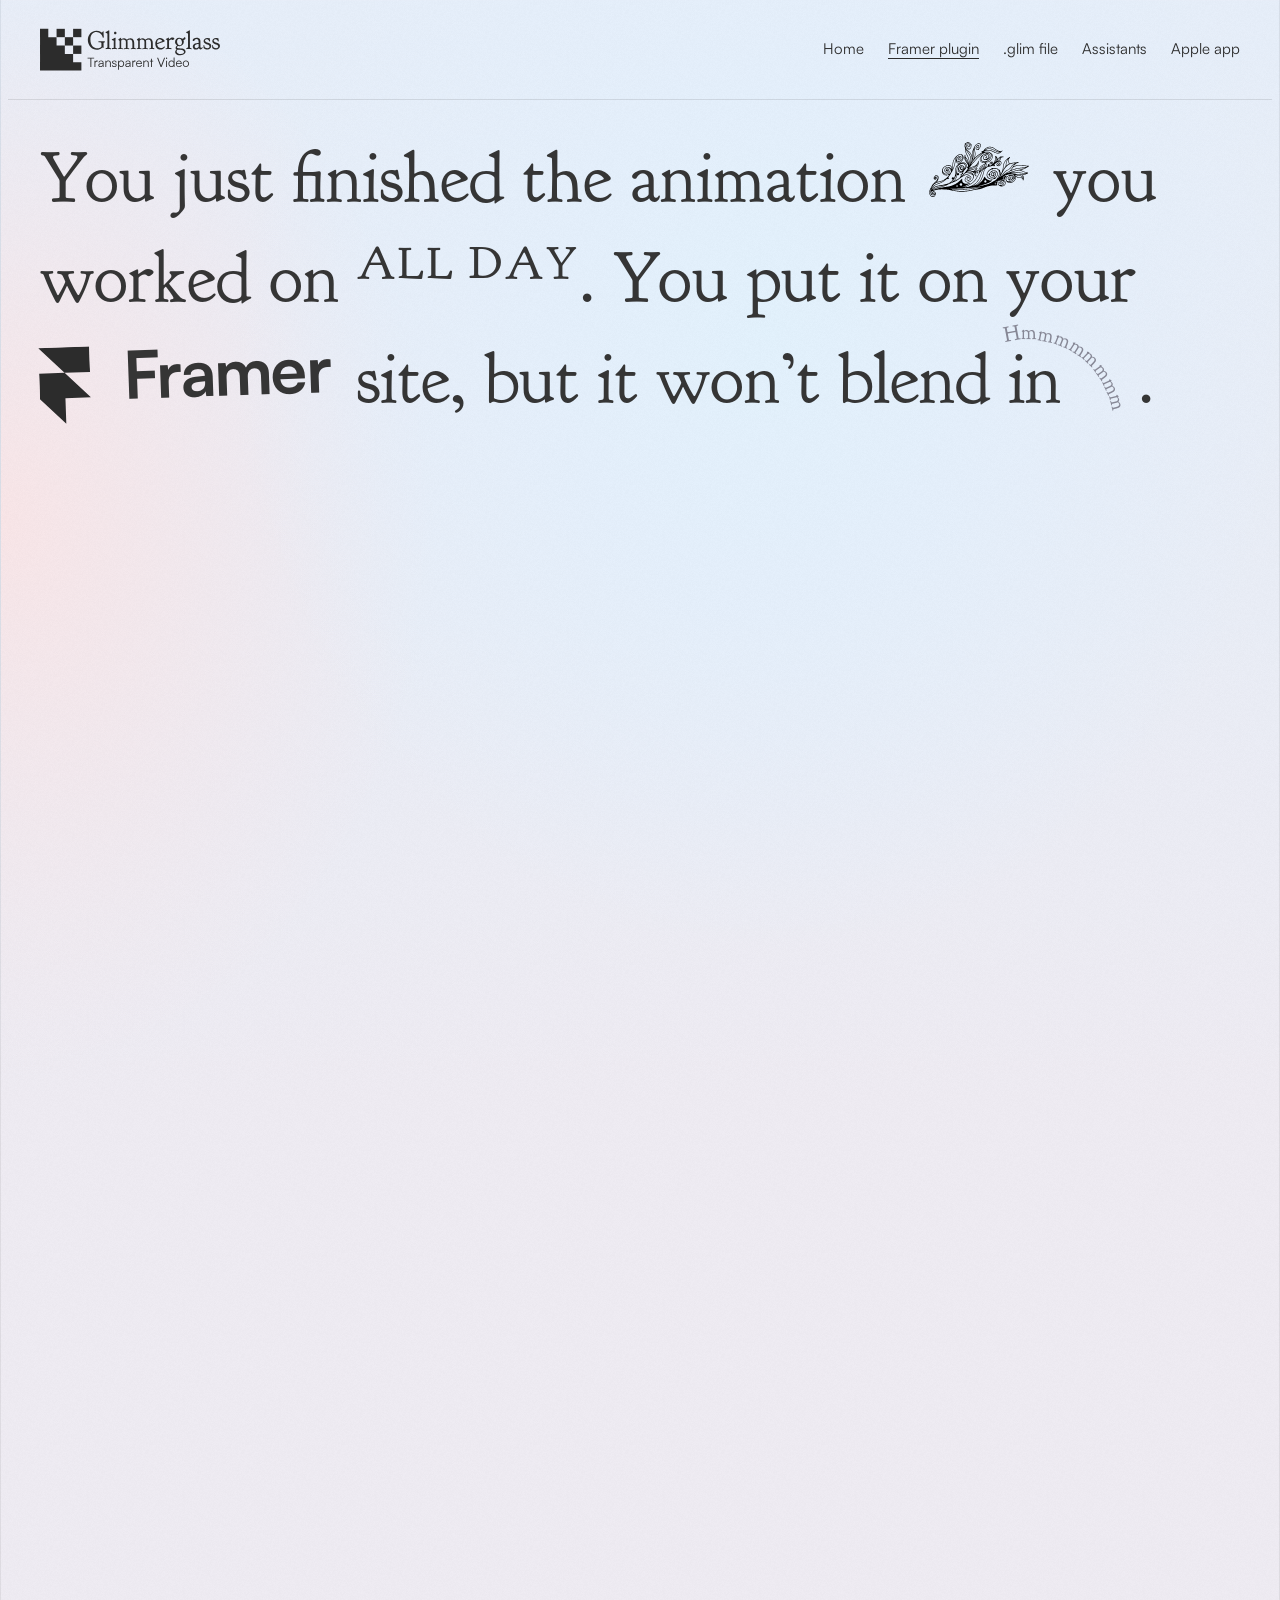
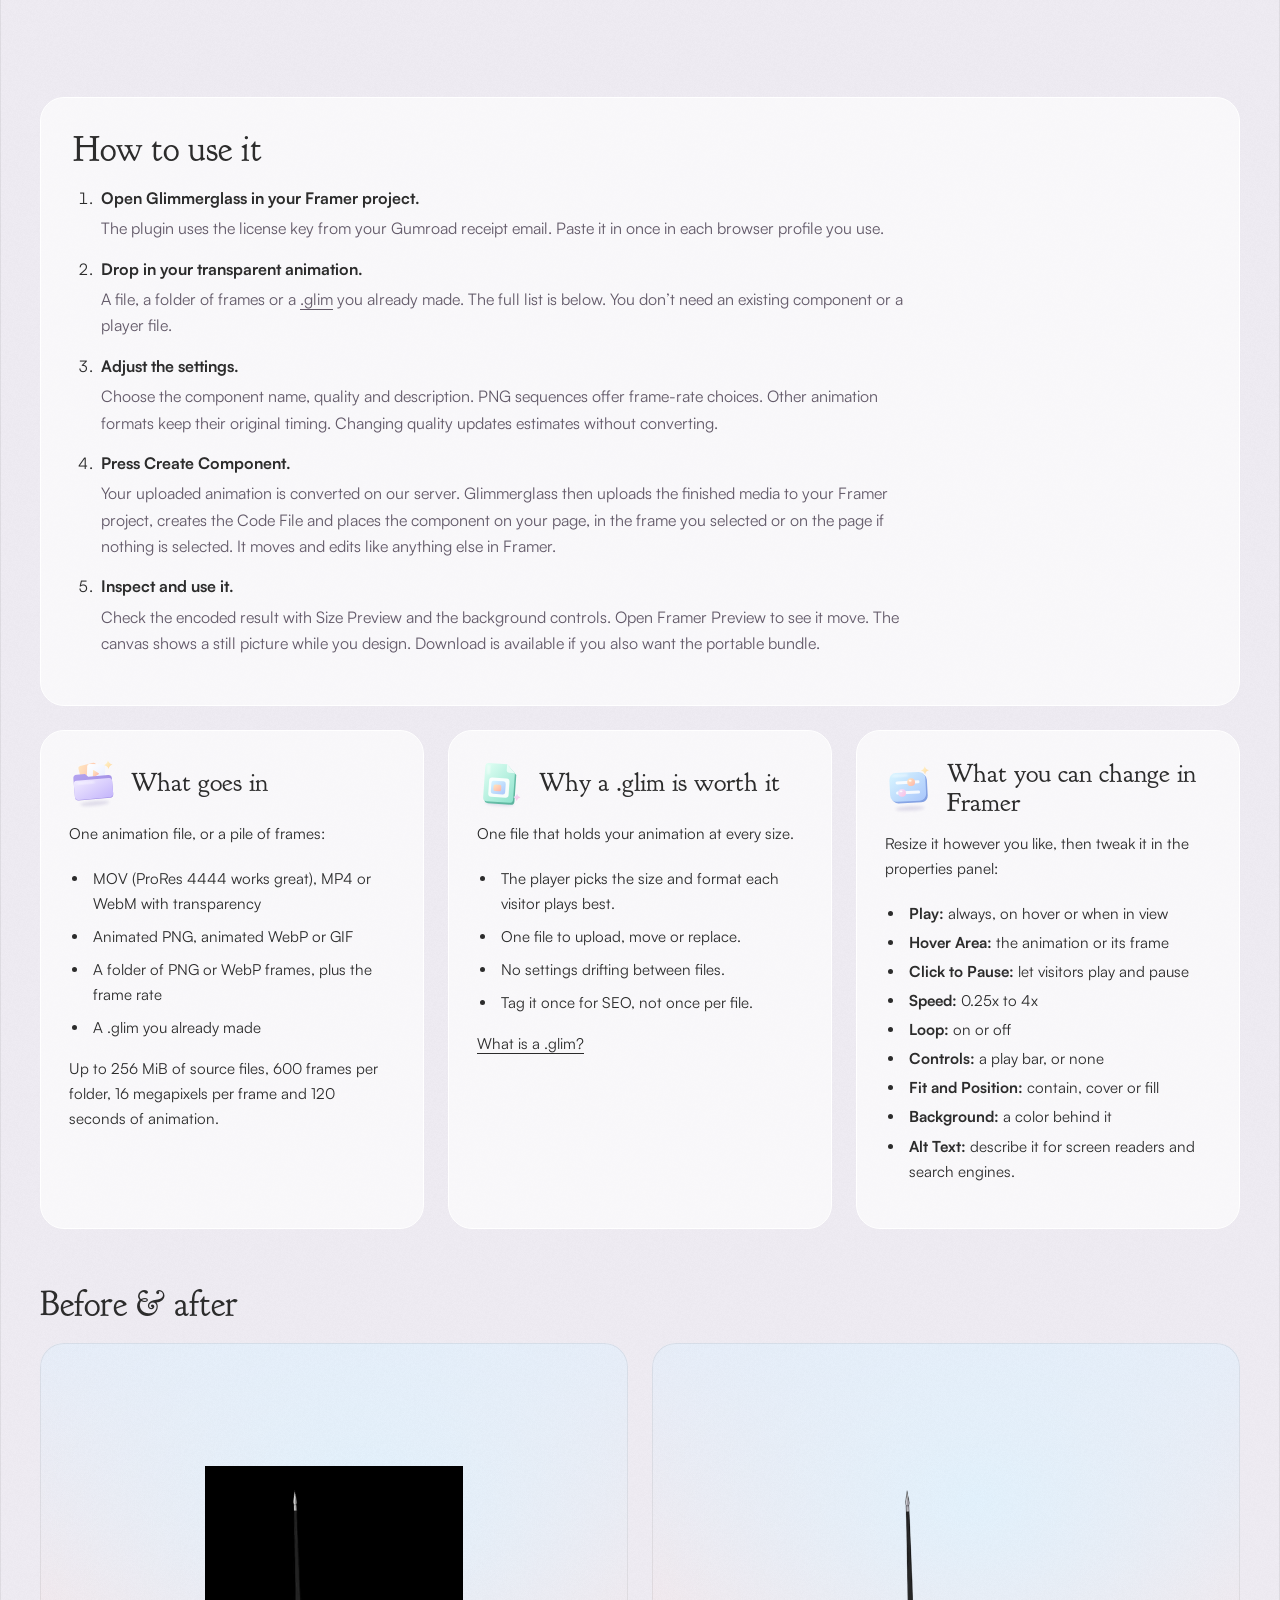
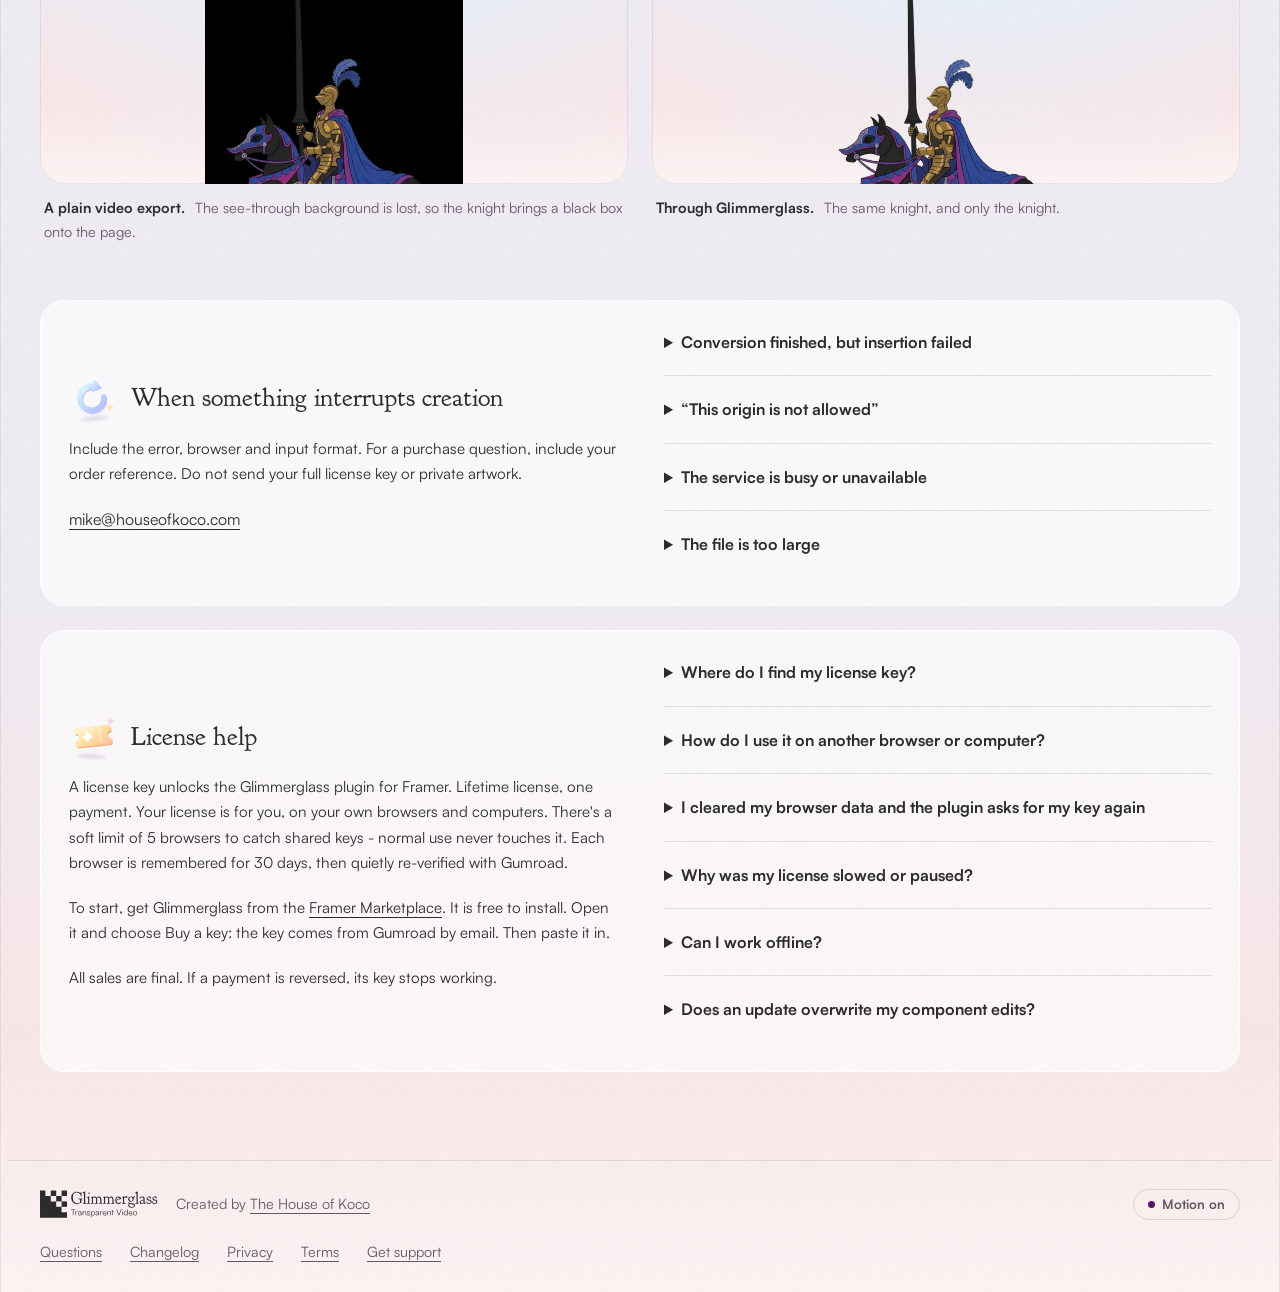
<file: framer.html>
<!doctype html><html lang="en"><head><meta charset="utf-8"><meta name="viewport" content="width=device-width,initial-scale=1"><script>// One site-wide answer to "should things move?" (owner, 19 October 2026). The animations themselves show no buttons
// of their own. The visitor's choice, saved in this browser, wins; with no choice saved, the system's Reduce Motion
// setting decides. Every page with motion carries a "Motion on / off" switch in its footer, and a visitor whose
// system asks for reduced motion (and who has not chosen yet) gets a short note at the bottom of the screen
// offering the animations back. Loaded first in <head>, so the choice is in place before anything paints or mounts.
// Other scripts ask `window.glimmerglassStill()`; the stylesheet keys off `html.still` and `html.motion-on`.
(function () {
  var KEY = "glimmerglass-motion", DISMISSED = "glimmerglass-motion-note";
  var root = document.documentElement;
  var asked = !!(window.matchMedia && matchMedia("(prefers-reduced-motion: reduce)").matches);
  var choice = null;
  try { choice = localStorage.getItem(KEY); } catch (e) { /* storage blocked: see ?motion= below */ }
  var fromAddress = /[?&]motion=(on|off)(&|$)/.exec(location.search);
  if (fromAddress) choice = fromAddress[1];
  var still = choice === "off" || (choice !== "on" && asked);
  root.classList.add(still ? "still" : "motion-on");
  window.glimmerglassStill = function () { return still; };

  // Saves the choice and starts the page again with it, where the visitor is. A browser that keeps no storage
  // gets the choice in the address instead.
  function choose(value) {
    try { localStorage.setItem(KEY, value); location.reload(); }
    catch (e) { var q = new URLSearchParams(location.search); q.set("motion", value); location.search = q.toString(); }
  }

  // The page is parsed but no deferred script has run yet: the player mounts its animations from those scripts, so
  // the choice goes onto them now. Moving: every declarative animation plays, whatever the system says. Still: none
  // starts by itself. Either way, no per-animation button.
  function prepare() {
    document.querySelectorAll("[data-glimmerglass]").forEach(function (el) {
      if (still) el.setAttribute("data-autoplay", "false"); else el.setAttribute("data-reduced-motion", "ignore");
      if (!el.hasAttribute("data-control")) el.setAttribute("data-control", "never");
    });
  }
  if (document.readyState === "loading") document.addEventListener("readystatechange", function once() {
    if (document.readyState === "loading") return;
    document.removeEventListener("readystatechange", once);
    prepare();
  }); else prepare();

  document.addEventListener("DOMContentLoaded", function () {

    var footer = document.querySelector("footer");
    if (footer) {
      var toggle = document.createElement("button");
      toggle.type = "button";
      toggle.className = "motion-toggle";
      toggle.setAttribute("aria-pressed", String(!still));
      toggle.textContent = still ? "Motion off" : "Motion on";
      toggle.title = still ? "Play the animations" : "Hold the animations still";
      toggle.addEventListener("click", function () { choose(still ? "on" : "off"); });
      footer.appendChild(toggle);
    }

    if (!asked || choice) return;
    try { if (sessionStorage.getItem(DISMISSED)) return; } catch (e) { /* show it */ }
    var note = document.createElement("div");
    note.className = "motion-note";
    note.setAttribute("role", "region");
    note.setAttribute("aria-label", "Motion");
    note.innerHTML = '<p><strong>Heads up: things move here.</strong> Your Reduce Motion setting has paused the animations.</p>' +
      '<div class="motion-note-actions"><button type="button" class="button motion-play">Play the animations</button>' +
      '<button type="button" class="motion-later">Not now</button></div>';
    note.querySelector(".motion-play").addEventListener("click", function () { choose("on"); });
    note.querySelector(".motion-later").addEventListener("click", function () {
      try { sessionStorage.setItem(DISMISSED, "1"); } catch (e) { /* hide it for this page */ }
      note.remove();
    });
    document.body.appendChild(note);
  });
})();
</script><title>Your artwork in. Framer component out. - Glimmerglass</title><meta name="description" content="Your artwork in. Framer component out. Glimmerglass turns your transparent animation into a Framer component, with the player and the video files already connected."><link rel="icon" href="assets/favicon.svg" type="image/svg+xml"><link rel="icon" href="assets/favicon-32.png" sizes="32x32" type="image/png"><link rel="apple-touch-icon" href="assets/apple-touch-icon.png"><link rel="canonical" href="https://glimmerglass.app/framer.html"><meta property="og:type" content="website"><meta property="og:site_name" content="Glimmerglass"><meta property="og:title" content="Your artwork in. Framer component out. - Glimmerglass"><meta property="og:description" content="Your artwork in. Framer component out. Glimmerglass turns your transparent animation into a Framer component, with the player and the video files already connected."><meta property="og:url" content="https://glimmerglass.app/framer.html"><meta property="og:image" content="https://glimmerglass.app/assets/link-preview.png"><meta property="og:image:width" content="1200"><meta property="og:image:height" content="630"><meta property="og:image:alt" content="The Glimmerglass logo, Transparent Video, with a cat asleep on top of the checkered mark"><meta name="twitter:card" content="summary_large_image"><link rel="preload" as="font" type="font/woff2" href="assets/GoudyBookletter1911.woff2" crossorigin><link rel="preload" as="font" type="font/woff2" href="assets/Satoshi-Regular.woff2" crossorigin><link rel="stylesheet" href="styles.css?v=da9833ffc9"><script src="glimmerglass.min.js?v=ac17955319" defer></script><script src="framer.js?v=52af480cd3" defer></script><script src="story.js?v=f887fac914" defer></script><script type="application/ld+json">{"@context":"https://schema.org","@type":"SoftwareApplication","name":"Glimmerglass","description":"A Framer plugin that turns a transparent animation into one lightweight component: transparent video in HEVC and VP9 at every size, packed into a single .glim file and played by its own player.","applicationCategory":"MultimediaApplication","applicationSubCategory":"Framer plugin","operatingSystem":"Web (Framer)","url":"https://glimmerglass.app/","downloadUrl":"https://www.framer.com/marketplace/plugins/glimmerglass/","installUrl":"https://www.framer.com/marketplace/plugins/glimmerglass/","publisher":{"@type":"Organization","name":"The House of Koco","url":"https://houseofkoco.com"},"offers":{"@type":"Offer","price":"8.00","priceCurrency":"USD","description":"Lifetime license key, one payment. The plugin itself is free to install.","url":"https://www.framer.com/marketplace/plugins/glimmerglass/"}}</script></head><body class="framed"><!-- Shared paint for the benefit pictures: soft, glossy objects lit from the top left, each standing on a faint shadow. --><svg width="0" height="0" style="position:absolute" aria-hidden="true" focusable="false"><defs><filter id="icon-soft" x="-30%" y="-30%" width="160%" height="160%"><feGaussianBlur stdDeviation="1.4"/></filter><filter id="icon-shadow" x="-50%" y="-200%" width="200%" height="500%"><feGaussianBlur stdDeviation="2.5"/></filter><linearGradient id="g-lilac" x1="0" y1="0" x2="1" y2="1"><stop offset="0" stop-color="#f1ebff"/><stop offset="1" stop-color="#c4b5fb"/></linearGradient><linearGradient id="g-lilac-side" x1="0" y1="0" x2="1" y2="1"><stop offset="0" stop-color="#b4a3f0"/><stop offset="1" stop-color="#9a88e0"/></linearGradient><linearGradient id="g-screen" x1="0" y1="0" x2="1" y2="1"><stop offset="0" stop-color="#ffffff"/><stop offset="1" stop-color="#e6ecff"/></linearGradient><linearGradient id="g-sky" x1="0" y1="0" x2="1" y2="1"><stop offset="0" stop-color="#d9f6ff"/><stop offset="1" stop-color="#a9c6fb"/></linearGradient><linearGradient id="g-sky-side" x1="0" y1="0" x2="1" y2="1"><stop offset="0" stop-color="#97b4ee"/><stop offset="1" stop-color="#7f9de0"/></linearGradient><linearGradient id="g-peach" x1="0" y1="0" x2="1" y2="1"><stop offset="0" stop-color="#ffe6bf"/><stop offset="1" stop-color="#ffb4a8"/></linearGradient><radialGradient id="g-orb" cx=".35" cy=".3" r=".8"><stop offset="0" stop-color="#fff1e4"/><stop offset=".45" stop-color="#ffc7b3"/><stop offset="1" stop-color="#f29cc0"/></radialGradient><linearGradient id="g-glass" x1="0" y1="0" x2="1" y2="1"><stop offset="0" stop-color="#fff" stop-opacity=".8"/><stop offset="1" stop-color="#d9ecff" stop-opacity=".3"/></linearGradient><linearGradient id="g-mint" x1="0" y1="0" x2="1" y2="1"><stop offset="0" stop-color="#e2fff4"/><stop offset="1" stop-color="#8fe3cd"/></linearGradient><linearGradient id="g-mint-side" x1="0" y1="0" x2="1" y2="1"><stop offset="0" stop-color="#74cdb6"/><stop offset="1" stop-color="#5bb39d"/></linearGradient><linearGradient id="g-tile-a" x1="0" y1="0" x2="1" y2="1"><stop offset="0" stop-color="#f7f3ff"/><stop offset="1" stop-color="#d9cff9"/></linearGradient><linearGradient id="g-tile-b" x1="0" y1="0" x2="1" y2="1"><stop offset="0" stop-color="#eef8ff"/><stop offset="1" stop-color="#c3dbf7"/></linearGradient><linearGradient id="g-gold" x1="0" y1="0" x2="1" y2="1"><stop offset="0" stop-color="#fff6d6"/><stop offset=".5" stop-color="#ffe0a3"/><stop offset="1" stop-color="#ffc29a"/></linearGradient><radialGradient id="g-disc" cx=".4" cy=".35" r=".75"><stop offset="0" stop-color="#fffdf4"/><stop offset="1" stop-color="#ffecc0"/></radialGradient><linearGradient id="g-ribbon" x1="0" y1="0" x2="0" y2="1"><stop offset="0" stop-color="#ffd0da"/><stop offset="1" stop-color="#f39ab3"/></linearGradient><linearGradient id="g-ribbon-dark" x1="0" y1="0" x2="0" y2="1"><stop offset="0" stop-color="#f3aac0"/><stop offset="1" stop-color="#df86a3"/></linearGradient><linearGradient id="g-spark-a" x1="0" y1="0" x2="1" y2="1"><stop offset="0" stop-color="#ebe3ff"/><stop offset="1" stop-color="#ffbfe0"/></linearGradient><linearGradient id="g-spark-b" x1="0" y1="0" x2="1" y2="1"><stop offset="0" stop-color="#d3f4ff"/><stop offset="1" stop-color="#b0bcff"/></linearGradient><linearGradient id="g-spark-c" x1="0" y1="0" x2="1" y2="1"><stop offset="0" stop-color="#fff9d1"/><stop offset="1" stop-color="#ffd49c"/></linearGradient><linearGradient id="g-key" x1="0" y1="0" x2="1" y2="1"><stop offset="0" stop-color="#fff8d6"/><stop offset=".55" stop-color="#ffe0a0"/><stop offset="1" stop-color="#fcbf8a"/></linearGradient><linearGradient id="g-key-side" x1="0" y1="0" x2="1" y2="1"><stop offset="0" stop-color="#e9b075"/><stop offset="1" stop-color="#d79a5f"/></linearGradient></defs></svg><div class="shell"><a class="skip" href="#main">Skip to content</a><header><a href="index.html" aria-label="Glimmerglass home"><img src="assets/logo.svg" alt="Glimmerglass" width="184" height="43"></a><nav aria-label="Main"><a href="index.html">Home</a><a href="framer.html" aria-current="page">Framer plugin</a><a href="glim.html">.glim file</a><a href="connect.html">Assistants</a><a href="apple.html">Apple app</a></nav></header><script src="menu.js?v=cafbe2eea9"></script><main id="main" class="prose"><!-- The hero, laid out from the owner's Figma frame of 16 October: one statement, the page H1, at a size tied to the column width so it wraps as drawn. The pictures in it are placed over the text (.obj: a fixed advance on the line, the picture drawn around it) so they never push the copy about. Clips: the owner's Dream 41 squirrel, in a black box (its plain H.264 export) and clean (its .glim through our player); the sword is the owner's Dream 26, framed in a tile because its art meets its own right and bottom edges. Revealed sentence by sentence by story.js; reduced motion, or a clip that cannot load, shows the clips' words instead. --><section class="story" id="story" data-end="12.2" aria-labelledby="story-title"><h1 id="story-title" class="story-text"><span class="s" data-at="0">You just finished the animation <span class="obj o-flourish" aria-hidden="true"><img class="vis flourish" src="assets/framer/flourish-leafy.svg" width="4812" height="2892" alt="" decoding="async"></span> you worked on <span class="caps">all day</span>.</span> <span class="s" data-at="1.2">You put it on your <span class="framer"><svg class="framer-mark" viewBox="4 0 16 24" aria-hidden="true" focusable="false"><path fill="#2c2c2c" d="M4 0h16v8h-8zM4 8h8l8 8H4zM4 16h8v8z"/></svg><span class="framer-type">Framer</span></span> site, but it won’t blend in<span class="obj o-hmm" aria-hidden="true"><svg class="vis" viewBox="0 0 167 115" focusable="false"><path id="hmm-arc" fill="none" d="M2 22 A 118 118 0 0 1 150 112"/><text><textPath href="#hmm-arc">Hmmmmmmmm</textPath></text></svg></span> .</span> <span class="s grey" data-at="2.5">You then try a transparent file.</span> <span class="s" data-at="3.6">It works in one browser <span class="obj o-safari" aria-hidden="true"><img class="vis" src="assets/framer/safari.webp" srcset="assets/framer/safari-120.webp 120w, assets/framer/safari.webp 200w" sizes="(max-width: 700px) 11vw, 101px" width="200" height="200" alt=""></span>, but not another<span class="obj o-box inline-clip clip-a" data-at="3.9" data-glitch role="img" aria-label="animation with a black box"><span class="clip-words">animation with a black box</span><span class="vis"><video class="clip-a-video" muted loop playsinline preload="auto" aria-hidden="true" poster="assets/framer/squirrel-plain-export-poster.webp"><source src="assets/framer/squirrel-plain-export.mp4" type="video/mp4"></video></span><span class="ugh" aria-hidden="true">ugh!</span></span>.</span> <span class="s grey" data-at="5.0">Did I just waste my day?</span> <span class="s purple" data-at="6.5">No, we got you.</span> <span class="s" data-at="7.6"><span class="gg"><img src="assets/glimmerglass-wordmark.svg" width="330" height="57" alt="" aria-hidden="true"><span class="clip-words">Glimmerglass</span></span> was made for this moment<span class="obj o-squirrel inline-clip clip-b" role="img" aria-label="animation without a black box"><span class="clip-words">animation without a black box</span><span class="vis clip-b-player" data-ink="0.2125 0.114 0.728 0.931" data-glim="assets/framer/squirrel.glim?v=0a6d70be34"><img src="assets/framer/squirrel-poster.webp" srcset="assets/framer/squirrel-poster-240.webp 240w, assets/framer/squirrel-poster.webp 480w" sizes="(max-width: 700px) 18vw, 170px" width="480" height="480" alt="" style="display:block;width:100%;height:100%"></span></span>.</span> <span class="s" data-at="8.8">One .glim, one component, that’s it.</span><span class="s sword-line" data-at="10.0">Take your sword, <span class="obj o-sword" role="img" aria-label="a gauntlet pulls a sword from a stone,"><span class="clip-words">a gauntlet pulls a sword from a stone,</span><span class="vis sword-tile"><span class="sword-player" data-play-at="10.4" data-glim="assets/framer/sword.glim?v=63d8d7e472"><img src="assets/framer/sword-poster.webp" srcset="assets/framer/sword-poster-240.webp 240w, assets/framer/sword-poster.webp 360w" sizes="(max-width: 700px) 19vw, 185px" width="360" height="411" alt="" style="display:block;width:100%;height:100%"></span></span></span> king.</span></h1><!-- This button goes to the Framer Marketplace listing, so people see the plugin in Framer before paying; the key is sold from inside the plugin (owner, 21 Oct 2026). --><div class="story-buy s" data-at="11.4"><p class="price">$8</p><p class="price-line">Lifetime license,<br> one payment.</p><a class="button" href="https://www.framer.com/marketplace/plugins/glimmerglass/">Get it on Framer</a></div></section><!-- The video slot: final size and player, hidden until the film exists. To show it, drop the film in as assets/framer/plugin-in-framer.mp4 (and optionally .webm) and remove hidden from this figure; framer.js then finds the film and replaces the placeholder. --><figure class="plugin-film" hidden aria-label="The Glimmerglass plugin working in Framer"><div class="film-frame" id="plugin-film" data-mp4="assets/framer/plugin-in-framer.mp4" data-webm="assets/framer/plugin-in-framer.webm"><div class="film-placeholder">The plugin working in Framer. Video coming soon.</div></div></figure><section class="glass steps" aria-labelledby="how-to"><div class="card-head"><h2 id="how-to">How to use it</h2></div><ol><li><strong>Open Glimmerglass in your Framer project.</strong><span class="step-detail">The plugin uses the license key from your Gumroad receipt email. Paste it in once in each browser profile you use.</span></li><li><strong>Drop in your transparent animation.</strong><span class="step-detail">A file, a folder of frames or a <a href="glim.html">.glim</a> you already made. The full list is below. You don’t need an existing component or a player file.</span></li><li><strong>Adjust the settings.</strong><span class="step-detail">Choose the component name, quality and description. PNG sequences offer frame-rate choices. Other animation formats keep their original timing. Changing quality updates estimates without converting.</span></li><li><strong>Press Create Component.</strong><span class="step-detail">Your uploaded animation is converted on our server. Glimmerglass then uploads the finished media to your Framer project, creates the Code File and places the component on your page, in the frame you selected or on the page if nothing is selected. It moves and edits like anything else in Framer.</span></li><li><strong>Inspect and use it.</strong><span class="step-detail">Check the encoded result with Size Preview and the background controls. Open Framer Preview to see it move. The canvas shows a still picture while you design. Download is available if you also want the portable bundle.</span></li></ol></section><div class="cards three"><section class="glass" id="inputs"><div class="card-head"><svg class="benefit-icon" viewBox="0 0 80 80" width="72" height="72" aria-hidden="true" focusable="false"><ellipse cx="40" cy="74" rx="24" ry="3.5" fill="#4b3d8f" opacity=".16" filter="url(#icon-shadow)"/><rect x="20" y="8" width="30" height="36" rx="4" fill="url(#g-peach)" transform="rotate(-9 35 26)"/><rect x="31" y="9" width="30" height="36" rx="4" fill="url(#g-screen)" transform="rotate(7 46 27)"/><path d="M42 20l8 5-8 5Z" fill="url(#g-peach)" stroke="url(#g-peach)" stroke-width="2" stroke-linejoin="round" transform="rotate(7 46 27)"/><path d="M8 30a6 6 0 0 1 6-6h14l5 5h33a6 6 0 0 1 6 6v26a6 6 0 0 1-6 6H14a6 6 0 0 1-6-6Z" fill="url(#g-lilac-side)"/><path d="M8 39a5 5 0 0 1 5-5h54a5 5 0 0 1 5 5v21a6 6 0 0 1-6 6H14a6 6 0 0 1-6-6Z" fill="url(#g-lilac)"/><rect x="13" y="37" width="30" height="3.5" rx="1.75" fill="#fff" opacity=".6" filter="url(#icon-soft)"/><path d="M68 5Q69.4 10.6 75 12Q69.4 13.4 68 19Q66.6 13.4 61 12Q66.6 10.6 68 5Z" fill="url(#g-spark-c)"/></svg><h2>What goes in</h2></div><p>One animation file, or a pile of frames:</p><ul><li>MOV (ProRes 4444 works great), MP4 or WebM with transparency</li><li>Animated PNG, animated WebP or GIF</li><li>A folder of PNG or WebP frames, plus the frame rate</li><li>A .glim you already made</li></ul><p>Up to 256 MiB of source files, 600 frames per folder, 16 megapixels per frame and 120 seconds of animation.</p></section><section class="glass" id="glim"><div class="card-head"><svg class="benefit-icon" viewBox="0 0 80 80" width="72" height="72" aria-hidden="true" focusable="false"><ellipse cx="40" cy="74" rx="24" ry="3.5" fill="#4b3d8f" opacity=".16" filter="url(#icon-shadow)"/><path d="M18 8h30l14 14v44a6 6 0 0 1-6 6H18a6 6 0 0 1-6-6V14a6 6 0 0 1 6-6Z" fill="url(#g-mint-side)" transform="translate(2.5 3)"/><path d="M18 8h30l14 14v44a6 6 0 0 1-6 6H18a6 6 0 0 1-6-6V14a6 6 0 0 1 6-6Z" fill="url(#g-mint)"/><path d="M48 8v10a4 4 0 0 0 4 4h10Z" fill="#fff" opacity=".7"/><rect x="20" y="32" width="34" height="32" rx="5" fill="#fff" opacity=".9"/><rect x="24" y="37" width="24" height="22" rx="4" fill="url(#g-sky)"/><rect x="28" y="43" width="13" height="11" rx="3" fill="url(#g-peach)"/><rect x="16" y="11" width="4" height="16" rx="2" fill="#fff" opacity=".6" filter="url(#icon-soft)"/><path d="M68 56Q69.2 60.8 74 62Q69.2 63.2 68 68Q66.8 63.2 62 62Q66.8 60.8 68 56Z" fill="url(#g-spark-a)"/></svg><h2>Why a .glim is worth it</h2></div><p>One file that holds your animation at every size.</p><ul><li>The player picks the size and format each visitor plays best.</li><li>One file to upload, move or replace.</li><li>No settings drifting between files.</li><li>Tag it once for SEO, not once per file.</li></ul><p class="card-link"><a href="glim.html">What is a .glim?</a></p></section><section class="glass" id="controls"><div class="card-head"><svg class="benefit-icon" viewBox="0 0 80 80" width="72" height="72" aria-hidden="true" focusable="false"><ellipse cx="40" cy="74" rx="24" ry="3.5" fill="#4b3d8f" opacity=".16" filter="url(#icon-shadow)"/><rect x="8" y="14" width="60" height="48" rx="11" fill="url(#g-sky-side)" transform="translate(2.5 3)"/><rect x="8" y="14" width="60" height="48" rx="11" fill="url(#g-sky)"/><rect x="18" y="28" width="40" height="5" rx="2.5" fill="#fff" opacity=".85"/><rect x="18" y="45" width="40" height="5" rx="2.5" fill="#fff" opacity=".85"/><circle cx="44" cy="30.5" r="6.5" fill="url(#g-peach)"/><circle cx="28" cy="47.5" r="6.5" fill="url(#g-spark-a)"/><ellipse cx="42.5" cy="28" rx="2.5" ry="1.5" fill="#fff" opacity=".8"/><ellipse cx="26.5" cy="45" rx="2.5" ry="1.5" fill="#fff" opacity=".8"/><rect x="13" y="17" width="26" height="3.5" rx="1.75" fill="#fff" opacity=".6" filter="url(#icon-soft)"/><path d="M68 5Q69.4 10.6 75 12Q69.4 13.4 68 19Q66.6 13.4 61 12Q66.6 10.6 68 5Z" fill="url(#g-spark-c)"/></svg><h2>What you can change in Framer</h2></div><p>Resize it however you like, then tweak it in the properties panel:</p><ul class="tight"><li><strong>Play:</strong> always, on hover or when in view</li><li><strong>Hover Area:</strong> the animation or its frame</li><li><strong>Click to Pause:</strong> let visitors play and pause</li><li><strong>Speed:</strong> 0.25x to 4x</li><li><strong>Loop:</strong> on or off</li><li><strong>Controls:</strong> a play bar, or none</li><li><strong>Fit and Position:</strong> contain, cover or fill</li><li><strong>Background:</strong> a color behind it</li><li><strong>Alt Text:</strong> describe it for screen readers and search engines.</li></ul></section></div><!-- Before and after: the same blue knight. Left, a plain H.264 export of its frames (what a typical export does: the transparency is dropped and a black box appears). Right, the knight's Glimmerglass conversion through the player. --><section class="compare" aria-labelledby="compare-title"><h2 id="compare-title">Before &amp; after</h2><div class="compare-grid"><figure><div class="compare-stage"><video class="plain-export" muted loop playsinline preload="metadata" poster="assets/framer/blue-knight-plain-export-poster.webp" aria-hidden="true"><source src="assets/framer/blue-knight-plain-export.mp4" type="video/mp4"></video></div><figcaption><strong>A plain video export.</strong> The see-through background is lost, so the knight brings a black box onto the page.</figcaption></figure><figure><div class="compare-stage"><div class="compare-player" data-glimmerglass="assets/knights/blue-knight.glim?v=029d0c593f" data-control="never"><img src="assets/knights/blue/poster-480.webp" srcset="assets/knights/blue/poster-480-280.webp 280w, assets/knights/blue/poster-480.webp 480w" sizes="(max-width: 700px) 33vw, 260px" width="480" height="590" alt="The blue knight on horseback, with no box around him" loading="lazy" style="display:block;width:100%;height:auto"></div></div><figcaption><strong>Through Glimmerglass.</strong> The same knight, and only the knight.</figcaption></figure></div></section><div class="cards stack"><section class="glass wide" id="interrupts"><div class="wide-cols"><div class="contact-block"><div class="card-head"><svg class="benefit-icon" viewBox="0 0 80 80" width="72" height="72" aria-hidden="true" focusable="false"><ellipse cx="40" cy="74" rx="24" ry="3.5" fill="#4b3d8f" opacity=".16" filter="url(#icon-shadow)"/><g transform="translate(1.5 2.5)" opacity=".55"><path d="M58 40A20 20 0 1 1 44.8 21.2" fill="none" stroke="#9aa6ee" stroke-width="9" stroke-linecap="round"/></g><path d="M58 40A20 20 0 1 1 44.8 21.2" fill="none" stroke="url(#g-spark-b)" stroke-width="9" stroke-linecap="round"/><path d="M54 24.5 40 28.5 45.5 12Z" fill="url(#g-spark-b)" stroke="url(#g-spark-b)" stroke-width="3" stroke-linejoin="round"/><path d="M24 30a17 17 0 0 1 6-8" fill="none" stroke="#fff" stroke-width="2.5" stroke-linecap="round" opacity=".7" filter="url(#icon-soft)"/><path d="M66 51Q67.4 56.6 73 58Q67.4 59.4 66 65Q64.6 59.4 59 58Q64.6 56.6 66 51Z" fill="url(#g-spark-c)"/></svg><h2>When something interrupts creation</h2></div><p>Include the error, browser and input format. For a purchase question, include your order reference. Do not send your full license key or private artwork.</p><a class="contact" href="mailto:mike@houseofkoco.com?subject=Glimmerglass%20Framer%20support">mike@houseofkoco.com</a></div><div><details><summary>Conversion finished, but insertion failed</summary><p>Keep the plugin open and use Retry. Glimmerglass retains the converted files and successful uploads during that session. If the error says a file already exists, the plugin uses a unique name to preserve your existing work.</p></details><details><summary>“This origin is not allowed”</summary><p>The conversion service hasn’t accepted the address this plugin is running from. This is a service configuration problem, not a problem with your PNG folder. Send support the error and whether you opened a Marketplace or review version; do not send a license key.</p></details><details><summary>The service is busy or unavailable</summary><p>Try again later. Cloud conversion needs a working connection and available capacity, even when your saved license remains unlocked. An already-created component does not depend on the converter service to play.</p></details><details><summary>The file is too large</summary><p>The hosted converter accepts up to 256 MiB of source files, 600 frames per folder, 16 megapixels per frame and 120 seconds of animation. Export a shorter source or reduce its original dimensions, then try again.</p></details></div></div></section><section class="glass wide" id="license"><div class="wide-cols"><div><div class="card-head"><svg class="benefit-icon" viewBox="0 0 80 80" width="72" height="72" aria-hidden="true" focusable="false"><ellipse cx="40" cy="74" rx="24" ry="3.5" fill="#4b3d8f" opacity=".16" filter="url(#icon-shadow)"/><g transform="rotate(-10 40 40)"><path d="M14 24h52a4 4 0 0 1 4 4v6a6 6 0 0 0 0 12v6a4 4 0 0 1-4 4H14a4 4 0 0 1-4-4v-6a6 6 0 0 0 0-12v-6a4 4 0 0 1 4-4Z" fill="#f0b483" transform="translate(1.5 2.5)"/><path d="M14 24h52a4 4 0 0 1 4 4v6a6 6 0 0 0 0 12v6a4 4 0 0 1-4 4H14a4 4 0 0 1-4-4v-6a6 6 0 0 0 0-12v-6a4 4 0 0 1 4-4Z" fill="url(#g-gold)"/><path d="M52 28v24" stroke="#fff" stroke-width="2" stroke-dasharray="2.5 3.5" stroke-linecap="round" opacity=".9"/><path d="M31 30Q33.8 37.2 41 40Q33.8 42.8 31 50Q28.2 42.8 21 40Q28.2 37.2 31 30Z" fill="#fff" opacity=".95"/><rect x="16" y="27" width="28" height="3" rx="1.5" fill="#fff" opacity=".65" filter="url(#icon-soft)"/></g><path d="M67 6Q68.4 11.6 74 13Q68.4 14.4 67 20Q65.6 14.4 60 13Q65.6 11.6 67 6Z" fill="url(#g-spark-a)"/></svg><h2>License help</h2></div><p>A license key unlocks the Glimmerglass plugin for Framer. Lifetime license, one payment. Your license is for you, on your own browsers and computers. There's a soft limit of 5 browsers to catch shared keys - normal use never touches it. Each browser is remembered for 30 days, then quietly re-verified with Gumroad.</p><p>To start, get Glimmerglass from the <a href="https://www.framer.com/marketplace/plugins/glimmerglass/">Framer Marketplace</a>. It is free to install. Open it and choose Buy a key: the key comes from Gumroad by email. Then paste it in.</p><p>All sales are final. If a payment is reversed, its key stops working.</p></div><div><details><summary>Where do I find my license key?</summary><p>It is in the receipt email Gumroad sends after your purchase: four groups of eight characters. If you cannot find that email, look the key up at <a href="https://gumroad.com/license-key-lookup">gumroad.com/license-key-lookup</a>.</p></details><details><summary>How do I use it on another browser or computer?</summary><p>Enter the same key there. Each browser profile remembers the key for itself. Your key stays in your browser, not your Framer project. To take the key off a shared computer, choose Remove license from this browser in the plugin.</p></details><details><summary>I cleared my browser data and the plugin asks for my key again</summary><p>Enter the key again; nothing else is needed. Never post your complete key publicly.</p></details><details><summary>Why was my license slowed or paused?</summary><p>A key that appears on many new devices in a short time, or starts conversions at an unusual rate, is slowed or paused, because that is what a publicly shared key looks like. Ordinary use on your own devices does not reach these limits. Browsers already using the key keep working. If this happens to you, contact support.</p></details><details><summary>Can I work offline?</summary><p>A previously validated license can remain unlocked for up to 14 days during a validation outage. Creating a new component still requires the conversion service and Framer uploads. Existing components keep working from the media stored in your project.</p></details><details><summary>Does an update overwrite my component edits?</summary><p>No. New creations use a unique Code File name instead of replacing an existing file. Keep your edited component until you have checked the new one.</p></details></div></div></section></div></main><footer><span class="footer-brand"><img src="assets/logo.svg" alt="Glimmerglass" width="120" height="28"><span>Created by <a href="https://houseofkoco.com">The House of Koco</a></span></span><a href="guide.html">Questions</a><a href="changelog.html">Changelog</a><a href="privacy.html#framer">Privacy</a><a href="terms.html">Terms</a><a href="index.html#support">Get support</a></footer></div></body></html>
</file>
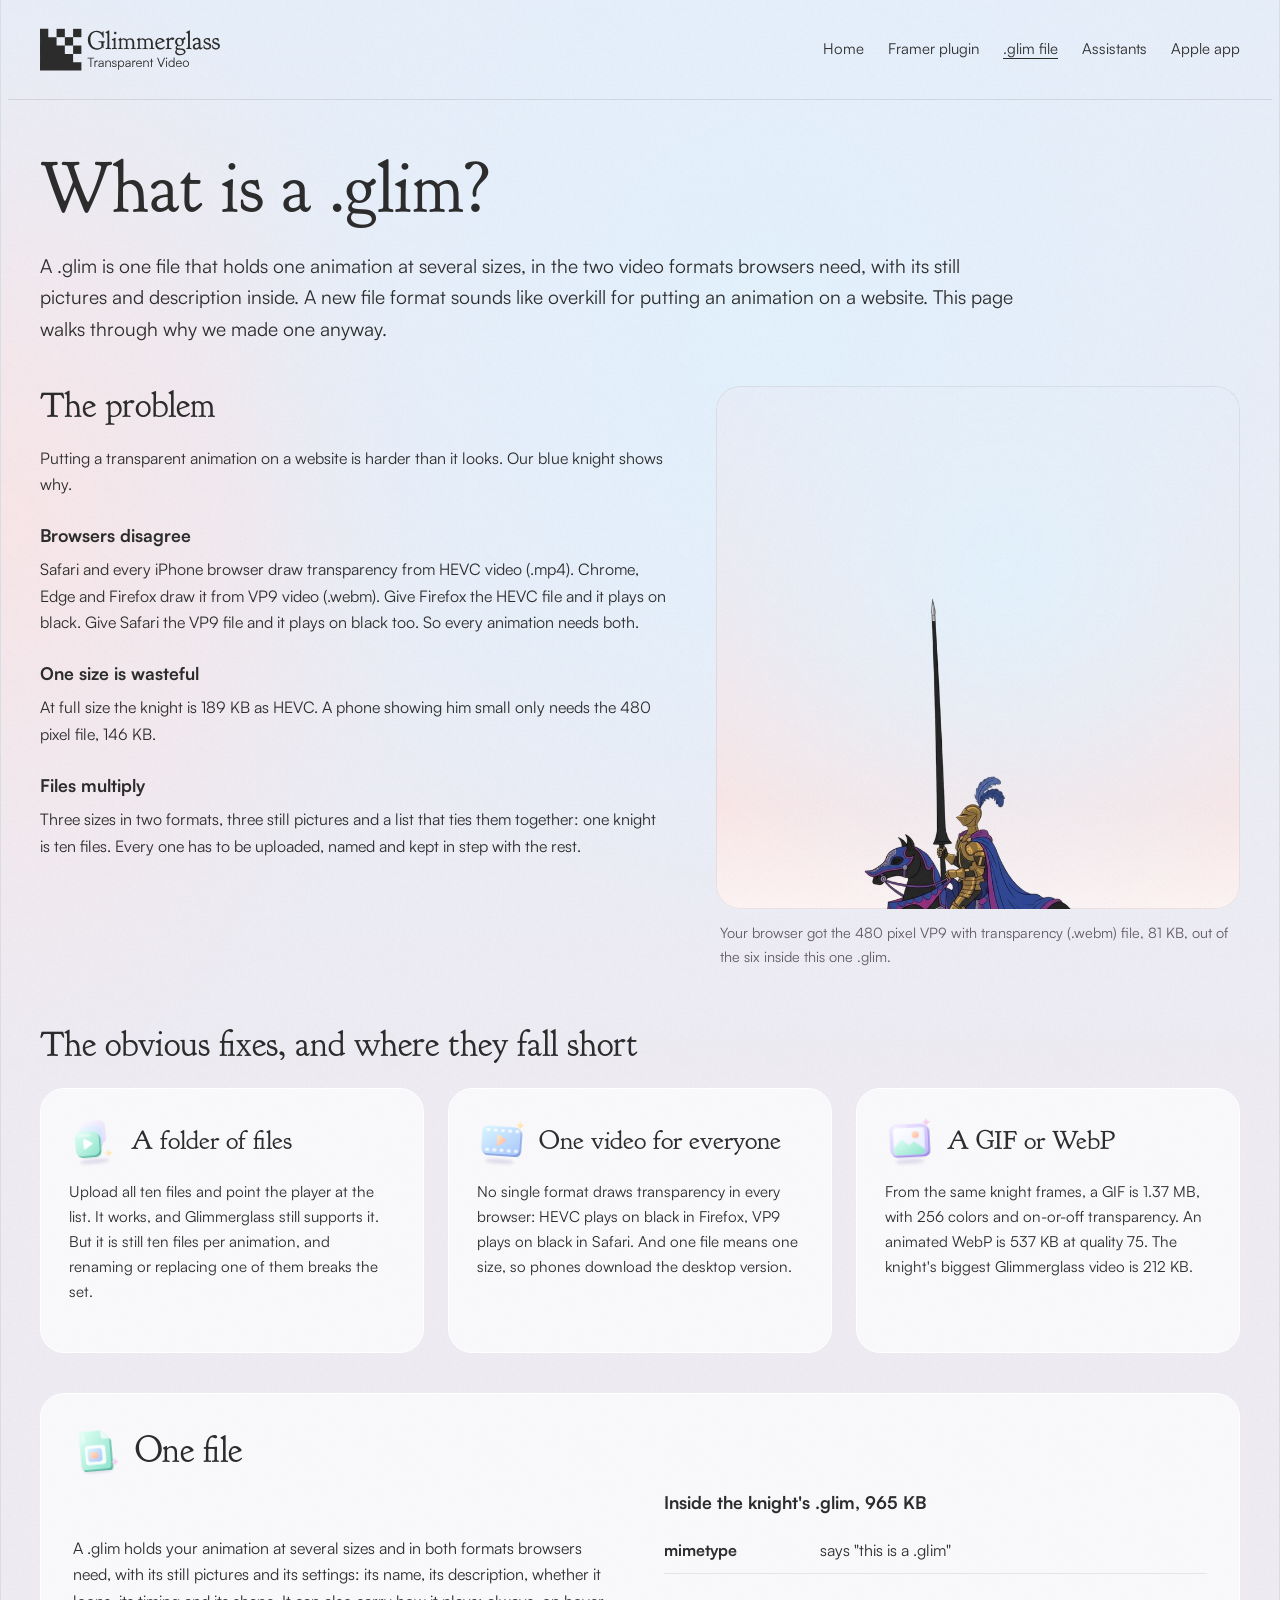
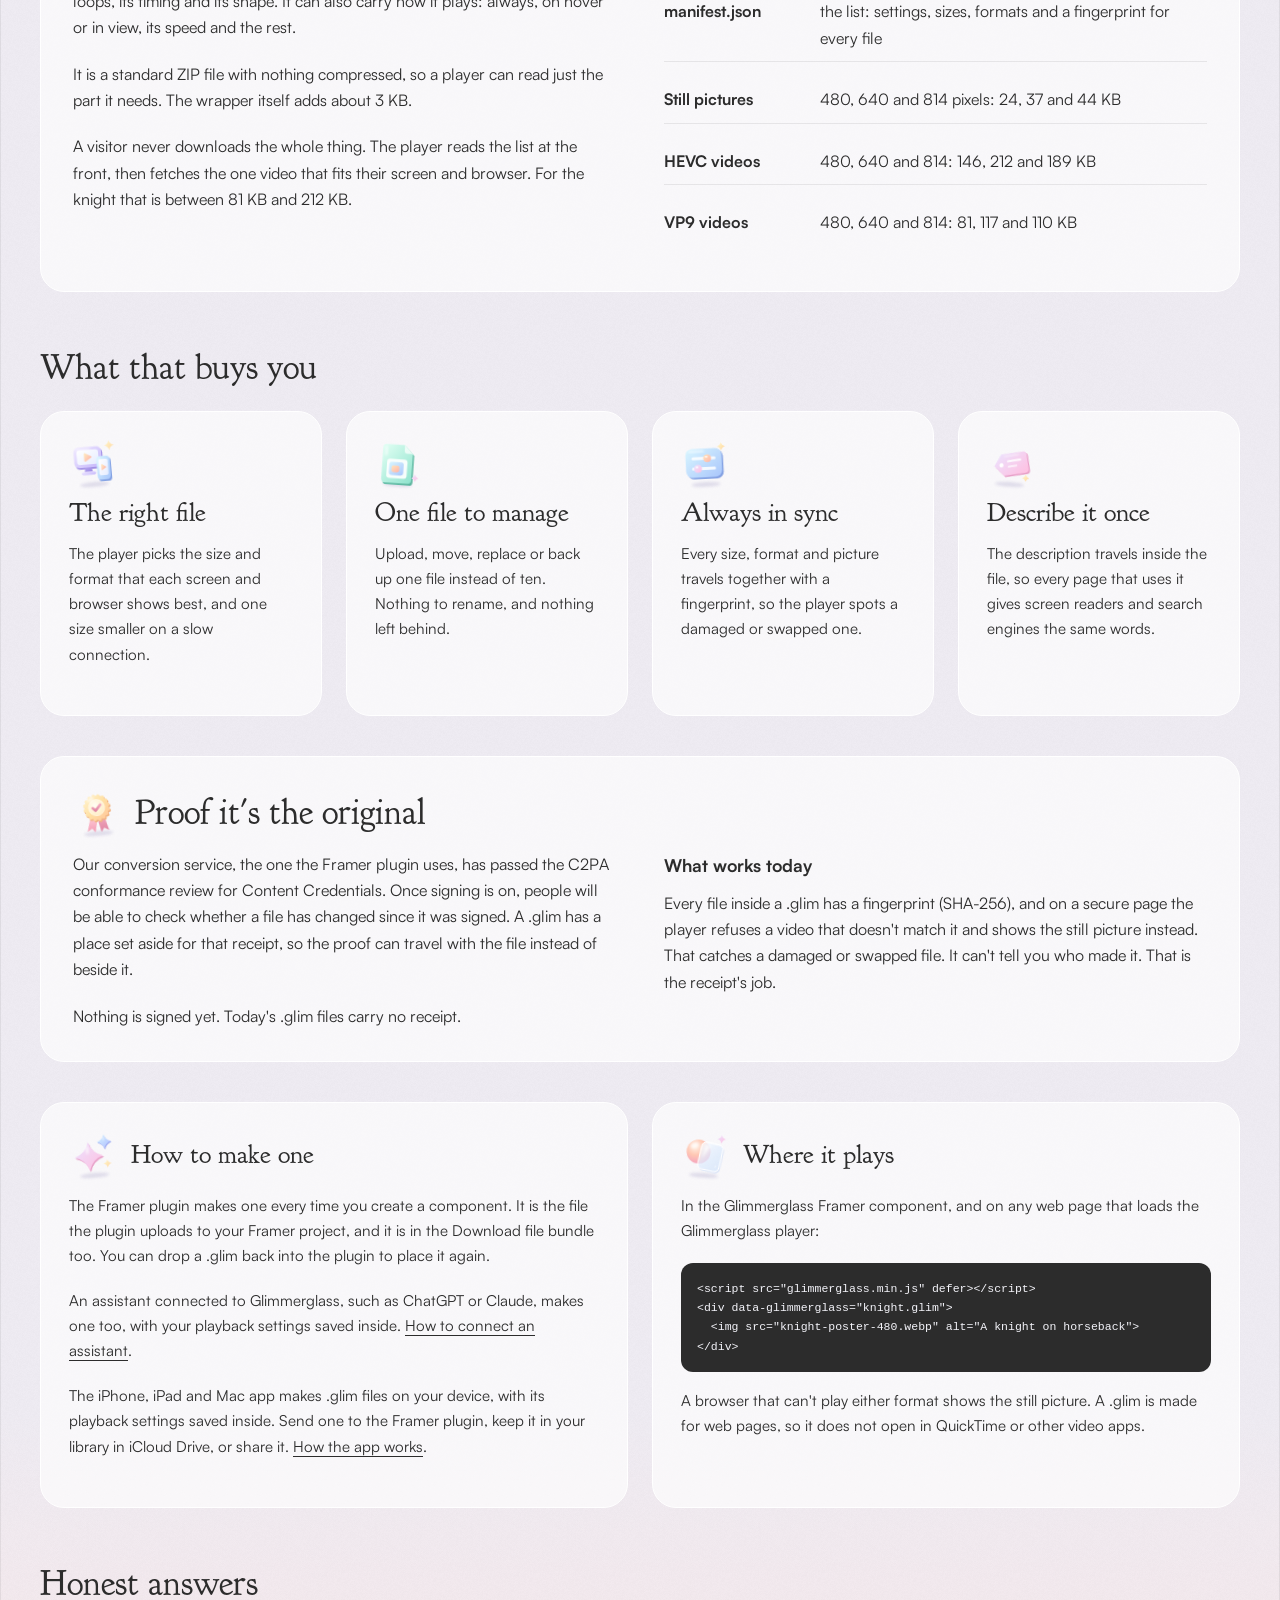
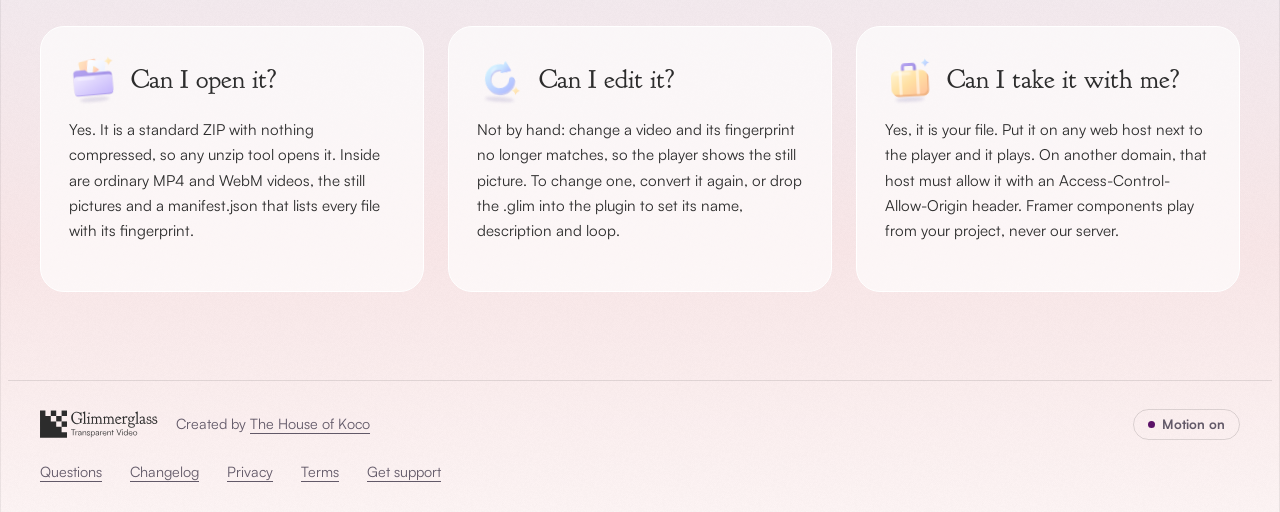
<file: glim.html>
<!doctype html><html lang="en"><head><meta charset="utf-8"><meta name="viewport" content="width=device-width,initial-scale=1"><script>// One site-wide answer to "should things move?" (owner, 19 October 2026). The animations themselves show no buttons
// of their own. The visitor's choice, saved in this browser, wins; with no choice saved, the system's Reduce Motion
// setting decides. Every page with motion carries a "Motion on / off" switch in its footer, and a visitor whose
// system asks for reduced motion (and who has not chosen yet) gets a short note at the bottom of the screen
// offering the animations back. Loaded first in <head>, so the choice is in place before anything paints or mounts.
// Other scripts ask `window.glimmerglassStill()`; the stylesheet keys off `html.still` and `html.motion-on`.
(function () {
  var KEY = "glimmerglass-motion", DISMISSED = "glimmerglass-motion-note";
  var root = document.documentElement;
  var asked = !!(window.matchMedia && matchMedia("(prefers-reduced-motion: reduce)").matches);
  var choice = null;
  try { choice = localStorage.getItem(KEY); } catch (e) { /* storage blocked: see ?motion= below */ }
  var fromAddress = /[?&]motion=(on|off)(&|$)/.exec(location.search);
  if (fromAddress) choice = fromAddress[1];
  var still = choice === "off" || (choice !== "on" && asked);
  root.classList.add(still ? "still" : "motion-on");
  window.glimmerglassStill = function () { return still; };

  // Saves the choice and starts the page again with it, where the visitor is. A browser that keeps no storage
  // gets the choice in the address instead.
  function choose(value) {
    try { localStorage.setItem(KEY, value); location.reload(); }
    catch (e) { var q = new URLSearchParams(location.search); q.set("motion", value); location.search = q.toString(); }
  }

  // The page is parsed but no deferred script has run yet: the player mounts its animations from those scripts, so
  // the choice goes onto them now. Moving: every declarative animation plays, whatever the system says. Still: none
  // starts by itself. Either way, no per-animation button.
  function prepare() {
    document.querySelectorAll("[data-glimmerglass]").forEach(function (el) {
      if (still) el.setAttribute("data-autoplay", "false"); else el.setAttribute("data-reduced-motion", "ignore");
      if (!el.hasAttribute("data-control")) el.setAttribute("data-control", "never");
    });
  }
  if (document.readyState === "loading") document.addEventListener("readystatechange", function once() {
    if (document.readyState === "loading") return;
    document.removeEventListener("readystatechange", once);
    prepare();
  }); else prepare();

  document.addEventListener("DOMContentLoaded", function () {

    var footer = document.querySelector("footer");
    if (footer) {
      var toggle = document.createElement("button");
      toggle.type = "button";
      toggle.className = "motion-toggle";
      toggle.setAttribute("aria-pressed", String(!still));
      toggle.textContent = still ? "Motion off" : "Motion on";
      toggle.title = still ? "Play the animations" : "Hold the animations still";
      toggle.addEventListener("click", function () { choose(still ? "on" : "off"); });
      footer.appendChild(toggle);
    }

    if (!asked || choice) return;
    try { if (sessionStorage.getItem(DISMISSED)) return; } catch (e) { /* show it */ }
    var note = document.createElement("div");
    note.className = "motion-note";
    note.setAttribute("role", "region");
    note.setAttribute("aria-label", "Motion");
    note.innerHTML = '<p><strong>Heads up: things move here.</strong> Your Reduce Motion setting has paused the animations.</p>' +
      '<div class="motion-note-actions"><button type="button" class="button motion-play">Play the animations</button>' +
      '<button type="button" class="motion-later">Not now</button></div>';
    note.querySelector(".motion-play").addEventListener("click", function () { choose("on"); });
    note.querySelector(".motion-later").addEventListener("click", function () {
      try { sessionStorage.setItem(DISMISSED, "1"); } catch (e) { /* hide it for this page */ }
      note.remove();
    });
    document.body.appendChild(note);
  });
})();
</script><title>What is a .glim? - Glimmerglass</title><meta name="description" content="One file that holds a transparent animation at several sizes, in the video formats browsers need. Why Glimmerglass uses it, and what it does and does not do today."><link rel="icon" href="assets/favicon.svg" type="image/svg+xml"><link rel="icon" href="assets/favicon-32.png" sizes="32x32" type="image/png"><link rel="apple-touch-icon" href="assets/apple-touch-icon.png"><link rel="canonical" href="https://glimmerglass.app/glim.html"><meta property="og:type" content="website"><meta property="og:site_name" content="Glimmerglass"><meta property="og:title" content="What is a .glim? - Glimmerglass"><meta property="og:description" content="One file that holds a transparent animation at several sizes, in the video formats browsers need. Why Glimmerglass uses it, and what it does and does not do today."><meta property="og:url" content="https://glimmerglass.app/glim.html"><meta property="og:image" content="https://glimmerglass.app/assets/link-preview.png"><meta property="og:image:width" content="1200"><meta property="og:image:height" content="630"><meta property="og:image:alt" content="The Glimmerglass logo, Transparent Video, with a cat asleep on top of the checkered mark"><meta name="twitter:card" content="summary_large_image"><link rel="preload" as="font" type="font/woff2" href="assets/GoudyBookletter1911.woff2" crossorigin><link rel="preload" as="font" type="font/woff2" href="assets/Satoshi-Regular.woff2" crossorigin><link rel="stylesheet" href="styles.css?v=da9833ffc9"><script src="glimmerglass.min.js?v=ac17955319" defer></script><script src="glim.js?v=f2cb374b9d" defer></script></head><body class="framed"><!-- Shared paint for the benefit pictures: soft, glossy objects lit from the top left, each standing on a faint shadow. --><svg width="0" height="0" style="position:absolute" aria-hidden="true" focusable="false"><defs><filter id="icon-soft" x="-30%" y="-30%" width="160%" height="160%"><feGaussianBlur stdDeviation="1.4"/></filter><filter id="icon-shadow" x="-50%" y="-200%" width="200%" height="500%"><feGaussianBlur stdDeviation="2.5"/></filter><linearGradient id="g-lilac" x1="0" y1="0" x2="1" y2="1"><stop offset="0" stop-color="#f1ebff"/><stop offset="1" stop-color="#c4b5fb"/></linearGradient><linearGradient id="g-lilac-side" x1="0" y1="0" x2="1" y2="1"><stop offset="0" stop-color="#b4a3f0"/><stop offset="1" stop-color="#9a88e0"/></linearGradient><linearGradient id="g-screen" x1="0" y1="0" x2="1" y2="1"><stop offset="0" stop-color="#ffffff"/><stop offset="1" stop-color="#e6ecff"/></linearGradient><linearGradient id="g-sky" x1="0" y1="0" x2="1" y2="1"><stop offset="0" stop-color="#d9f6ff"/><stop offset="1" stop-color="#a9c6fb"/></linearGradient><linearGradient id="g-sky-side" x1="0" y1="0" x2="1" y2="1"><stop offset="0" stop-color="#97b4ee"/><stop offset="1" stop-color="#7f9de0"/></linearGradient><linearGradient id="g-peach" x1="0" y1="0" x2="1" y2="1"><stop offset="0" stop-color="#ffe6bf"/><stop offset="1" stop-color="#ffb4a8"/></linearGradient><radialGradient id="g-orb" cx=".35" cy=".3" r=".8"><stop offset="0" stop-color="#fff1e4"/><stop offset=".45" stop-color="#ffc7b3"/><stop offset="1" stop-color="#f29cc0"/></radialGradient><linearGradient id="g-glass" x1="0" y1="0" x2="1" y2="1"><stop offset="0" stop-color="#fff" stop-opacity=".8"/><stop offset="1" stop-color="#d9ecff" stop-opacity=".3"/></linearGradient><linearGradient id="g-mint" x1="0" y1="0" x2="1" y2="1"><stop offset="0" stop-color="#e2fff4"/><stop offset="1" stop-color="#8fe3cd"/></linearGradient><linearGradient id="g-mint-side" x1="0" y1="0" x2="1" y2="1"><stop offset="0" stop-color="#74cdb6"/><stop offset="1" stop-color="#5bb39d"/></linearGradient><linearGradient id="g-tile-a" x1="0" y1="0" x2="1" y2="1"><stop offset="0" stop-color="#f7f3ff"/><stop offset="1" stop-color="#d9cff9"/></linearGradient><linearGradient id="g-tile-b" x1="0" y1="0" x2="1" y2="1"><stop offset="0" stop-color="#eef8ff"/><stop offset="1" stop-color="#c3dbf7"/></linearGradient><linearGradient id="g-gold" x1="0" y1="0" x2="1" y2="1"><stop offset="0" stop-color="#fff6d6"/><stop offset=".5" stop-color="#ffe0a3"/><stop offset="1" stop-color="#ffc29a"/></linearGradient><radialGradient id="g-disc" cx=".4" cy=".35" r=".75"><stop offset="0" stop-color="#fffdf4"/><stop offset="1" stop-color="#ffecc0"/></radialGradient><linearGradient id="g-ribbon" x1="0" y1="0" x2="0" y2="1"><stop offset="0" stop-color="#ffd0da"/><stop offset="1" stop-color="#f39ab3"/></linearGradient><linearGradient id="g-ribbon-dark" x1="0" y1="0" x2="0" y2="1"><stop offset="0" stop-color="#f3aac0"/><stop offset="1" stop-color="#df86a3"/></linearGradient><linearGradient id="g-spark-a" x1="0" y1="0" x2="1" y2="1"><stop offset="0" stop-color="#ebe3ff"/><stop offset="1" stop-color="#ffbfe0"/></linearGradient><linearGradient id="g-spark-b" x1="0" y1="0" x2="1" y2="1"><stop offset="0" stop-color="#d3f4ff"/><stop offset="1" stop-color="#b0bcff"/></linearGradient><linearGradient id="g-spark-c" x1="0" y1="0" x2="1" y2="1"><stop offset="0" stop-color="#fff9d1"/><stop offset="1" stop-color="#ffd49c"/></linearGradient><linearGradient id="g-key" x1="0" y1="0" x2="1" y2="1"><stop offset="0" stop-color="#fff8d6"/><stop offset=".55" stop-color="#ffe0a0"/><stop offset="1" stop-color="#fcbf8a"/></linearGradient><linearGradient id="g-key-side" x1="0" y1="0" x2="1" y2="1"><stop offset="0" stop-color="#e9b075"/><stop offset="1" stop-color="#d79a5f"/></linearGradient></defs></svg><div class="shell"><a class="skip" href="#main">Skip to content</a><header><a href="index.html" aria-label="Glimmerglass home"><img src="assets/logo.svg" alt="Glimmerglass" width="184" height="43"></a><nav aria-label="Main"><a href="index.html">Home</a><a href="framer.html">Framer plugin</a><a href="glim.html" aria-current="page">.glim file</a><a href="connect.html">Assistants</a><a href="apple.html">Apple app</a></nav></header><script src="menu.js?v=cafbe2eea9"></script><main id="main" class="prose glim-page"><h1>What is a .glim?</h1><p class="lead">A .glim is one file that holds one animation at several sizes, in the two video formats browsers need, with its still pictures and description inside. A new file format sounds like overkill for putting an animation on a website. This page walks through why we made one anyway.</p><section class="glim-problem" aria-labelledby="problem"><div><h2 id="problem">The problem</h2><p>Putting a transparent animation on a website is harder than it looks. Our blue knight shows why.</p><h3>Browsers disagree</h3><p>Safari and every iPhone browser draw transparency from HEVC video (.mp4). Chrome, Edge and Firefox draw it from VP9 video (.webm). Give Firefox the HEVC file and it plays on black. Give Safari the VP9 file and it plays on black too. So every animation needs both.</p><h3>One size is wasteful</h3><p>At full size the knight is 189 KB as HEVC. A phone showing him small only needs the 480 pixel file, 146 KB.</p><h3>Files multiply</h3><p>Three sizes in two formats, three still pictures and a list that ties them together: one knight is ten files. Every one has to be uploaded, named and kept in step with the rest.</p></div><figure class="glim-demo"><div class="compare-stage"><div class="demo-player" id="demo-player" data-glim="assets/knights/blue-knight.glim?v=029d0c593f"><img src="assets/knights/blue/poster-480.webp" width="480" height="590" alt="The blue knight on horseback, riding in place" loading="lazy" style="display:block;width:100%;height:auto"></div></div><figcaption id="demo-caption">This knight is one .glim, played by our player. When it starts, this line says which file your browser got.</figcaption></figure></section><h2 class="section-title">The obvious fixes, and where they fall short</h2><div class="cards three"><section class="glass"><div class="card-head"><svg class="benefit-icon" viewBox="0 0 80 80" width="72" height="72" aria-hidden="true" focusable="false"><ellipse cx="40" cy="74" rx="24" ry="3.5" fill="#4b3d8f" opacity=".16" filter="url(#icon-shadow)"/><rect x="24" y="7" width="38" height="38" rx="9" fill="url(#g-tile-a)" opacity=".7"/><rect x="17" y="15" width="39" height="39" rx="9.5" fill="url(#g-tile-b)" opacity=".9"/><rect x="10" y="24" width="40" height="40" rx="10" fill="url(#g-mint-side)" transform="translate(2.5 3)"/><rect x="10" y="24" width="40" height="40" rx="10" fill="url(#g-mint)"/><rect x="15" y="27.5" width="22" height="4" rx="2" fill="#fff" opacity=".65" filter="url(#icon-soft)"/><path d="M25.5 37 37 44 25.5 51Z" fill="#fff" stroke="#fff" stroke-width="3.5" stroke-linejoin="round"/><path d="M64 56Q65.2 60.8 70 62Q65.2 63.2 64 68Q62.8 63.2 58 62Q62.8 60.8 64 56Z" fill="url(#g-spark-c)"/></svg><h2>A folder of files</h2></div><p>Upload all ten files and point the player at the list. It works, and Glimmerglass still supports it. But it is still ten files per animation, and renaming or replacing one of them breaks the set.</p></section><section class="glass"><div class="card-head"><svg class="benefit-icon" viewBox="0 0 80 80" width="72" height="72" aria-hidden="true" focusable="false"><ellipse cx="40" cy="74" rx="24" ry="3.5" fill="#4b3d8f" opacity=".16" filter="url(#icon-shadow)"/><rect x="8" y="16" width="64" height="46" rx="9" fill="url(#g-sky-side)" transform="translate(2.5 3)"/><rect x="8" y="16" width="64" height="46" rx="9" fill="url(#g-sky)"/><rect x="15" y="20" width="6" height="5" rx="1.5" fill="#fff" opacity=".8"/><rect x="15" y="53" width="6" height="5" rx="1.5" fill="#fff" opacity=".8"/><rect x="27" y="20" width="6" height="5" rx="1.5" fill="#fff" opacity=".8"/><rect x="27" y="53" width="6" height="5" rx="1.5" fill="#fff" opacity=".8"/><rect x="39" y="20" width="6" height="5" rx="1.5" fill="#fff" opacity=".8"/><rect x="39" y="53" width="6" height="5" rx="1.5" fill="#fff" opacity=".8"/><rect x="51" y="20" width="6" height="5" rx="1.5" fill="#fff" opacity=".8"/><rect x="51" y="53" width="6" height="5" rx="1.5" fill="#fff" opacity=".8"/><rect x="63" y="20" width="6" height="5" rx="1.5" fill="#fff" opacity=".8"/><rect x="63" y="53" width="6" height="5" rx="1.5" fill="#fff" opacity=".8"/><path d="M35 31 47 39 35 47Z" fill="url(#g-peach)" stroke="url(#g-peach)" stroke-width="3" stroke-linejoin="round"/><path d="M70 5Q71.4 10.6 77 12Q71.4 13.4 70 19Q68.6 13.4 63 12Q68.6 10.6 70 5Z" fill="url(#g-spark-c)"/></svg><h2>One video for everyone</h2></div><p>No single format draws transparency in every browser: HEVC plays on black in Firefox, VP9 plays on black in Safari. And one file means one size, so phones download the desktop version.</p></section><section class="glass"><div class="card-head"><svg class="benefit-icon" viewBox="0 0 80 80" width="72" height="72" aria-hidden="true" focusable="false"><ellipse cx="40" cy="74" rx="24" ry="3.5" fill="#4b3d8f" opacity=".16" filter="url(#icon-shadow)"/><rect x="8" y="12" width="64" height="52" rx="10" fill="url(#g-lilac-side)" transform="translate(2.5 3)"/><rect x="8" y="12" width="64" height="52" rx="10" fill="url(#g-lilac)"/><rect x="14" y="18" width="52" height="40" rx="5" fill="url(#g-screen)"/><circle cx="51" cy="30" r="6" fill="url(#g-peach)"/><path d="M14 51l14-14 12 10 8-6 18 13v4a5 5 0 0 1-5 5H19a5 5 0 0 1-5-5Z" fill="url(#g-mint)"/><rect x="13" y="14.5" width="24" height="3" rx="1.5" fill="#fff" opacity=".6" filter="url(#icon-soft)"/><path d="M70 3Q71.4 8.6 77 10Q71.4 11.4 70 17Q68.6 11.4 63 10Q68.6 8.6 70 3Z" fill="url(#g-spark-a)"/></svg><h2>A GIF or WebP</h2></div><p>From the same knight frames, a GIF is 1.37 MB, with 256 colors and on-or-off transparency. An animated WebP is 537 KB at quality 75. The knight's biggest Glimmerglass video is 212 KB.</p></section></div><section class="glass glim-inside" aria-labelledby="inside"><div class="card-head"><svg class="benefit-icon" viewBox="0 0 80 80" width="72" height="72" aria-hidden="true" focusable="false"><ellipse cx="40" cy="74" rx="24" ry="3.5" fill="#4b3d8f" opacity=".16" filter="url(#icon-shadow)"/><path d="M18 8h30l14 14v44a6 6 0 0 1-6 6H18a6 6 0 0 1-6-6V14a6 6 0 0 1 6-6Z" fill="url(#g-mint-side)" transform="translate(2.5 3)"/><path d="M18 8h30l14 14v44a6 6 0 0 1-6 6H18a6 6 0 0 1-6-6V14a6 6 0 0 1 6-6Z" fill="url(#g-mint)"/><path d="M48 8v10a4 4 0 0 0 4 4h10Z" fill="#fff" opacity=".7"/><rect x="20" y="32" width="34" height="32" rx="5" fill="#fff" opacity=".9"/><rect x="24" y="37" width="24" height="22" rx="4" fill="url(#g-sky)"/><rect x="28" y="43" width="13" height="11" rx="3" fill="url(#g-peach)"/><rect x="16" y="11" width="4" height="16" rx="2" fill="#fff" opacity=".6" filter="url(#icon-soft)"/><path d="M68 56Q69.2 60.8 74 62Q69.2 63.2 68 68Q66.8 63.2 62 62Q66.8 60.8 68 56Z" fill="url(#g-spark-a)"/></svg><h2 id="inside">One file</h2></div><div class="wide-cols"><div><p>A .glim holds your animation at several sizes and in both formats browsers need, with its still pictures and its settings: its name, its description, whether it loops, its timing and its shape. It can also carry how it plays: always, on hover or in view, its speed and the rest.</p><p>It is a standard ZIP file with nothing compressed, so a player can read just the part it needs. The wrapper itself adds about 3 KB.</p><p>A visitor never downloads the whole thing. The player reads the list at the front, then fetches the one video that fits their screen and browser. For the knight that is between 81 KB and 212 KB.</p></div><div><h3>Inside the knight's .glim, 965 KB</h3><ul class="glim-contents"><li><span>mimetype</span><span>says "this is a .glim"</span></li><li><span>manifest.json</span><span>the list: settings, sizes, formats and a fingerprint for every file</span></li><li><span>Still pictures</span><span>480, 640 and 814 pixels: 24, 37 and 44 KB</span></li><li><span>HEVC videos</span><span>480, 640 and 814: 146, 212 and 189 KB</span></li><li><span>VP9 videos</span><span>480, 640 and 814: 81, 117 and 110 KB</span></li></ul></div></div></section><h2 class="section-title">What that buys you</h2><div class="cards four"><section class="glass"><div class="card-head"><svg class="benefit-icon" viewBox="0 0 80 80" width="72" height="72" aria-hidden="true" focusable="false"><ellipse cx="40" cy="74" rx="24" ry="3.5" fill="#4b3d8f" opacity=".16" filter="url(#icon-shadow)"/><rect x="9" y="11" width="46" height="34" rx="8" fill="url(#g-lilac-side)" transform="translate(2 3)"/><rect x="9" y="11" width="46" height="34" rx="8" fill="url(#g-lilac)"/><rect x="14" y="16" width="36" height="24" rx="4.5" fill="url(#g-screen)"/><path d="M27.5 22.5 37 28 27.5 33.5Z" fill="url(#g-peach)" stroke="url(#g-peach)" stroke-width="3" stroke-linejoin="round"/><path d="M27 45h10l2 8H25Z" fill="url(#g-lilac-side)"/><rect x="20" y="52" width="24" height="5.5" rx="2.75" fill="url(#g-lilac)"/><rect x="13" y="13.5" width="24" height="3" rx="1.5" fill="#fff" opacity=".6" filter="url(#icon-soft)"/><rect x="46" y="28" width="22" height="39" rx="6" fill="url(#g-sky-side)" transform="translate(2 3)"/><rect x="46" y="28" width="22" height="39" rx="6" fill="url(#g-sky)"/><rect x="49.5" y="33" width="15" height="27" rx="3" fill="url(#g-screen)"/><path d="M54.5 42.5 60.5 46.5 54.5 50.5Z" fill="url(#g-peach)" stroke="url(#g-peach)" stroke-width="2" stroke-linejoin="round"/><rect x="48.5" y="30" width="3.5" height="16" rx="1.75" fill="#fff" opacity=".55" filter="url(#icon-soft)"/><path d="M69 3Q70.6 9.4 77 11Q70.6 12.6 69 19Q67.4 12.6 61 11Q67.4 9.4 69 3Z" fill="url(#g-spark-c)"/></svg><h2>The right file</h2></div><p>The player picks the size and format that each screen and browser shows best, and one size smaller on a slow connection.</p></section><section class="glass"><div class="card-head"><svg class="benefit-icon" viewBox="0 0 80 80" width="72" height="72" aria-hidden="true" focusable="false"><ellipse cx="40" cy="74" rx="24" ry="3.5" fill="#4b3d8f" opacity=".16" filter="url(#icon-shadow)"/><path d="M18 8h30l14 14v44a6 6 0 0 1-6 6H18a6 6 0 0 1-6-6V14a6 6 0 0 1 6-6Z" fill="url(#g-mint-side)" transform="translate(2.5 3)"/><path d="M18 8h30l14 14v44a6 6 0 0 1-6 6H18a6 6 0 0 1-6-6V14a6 6 0 0 1 6-6Z" fill="url(#g-mint)"/><path d="M48 8v10a4 4 0 0 0 4 4h10Z" fill="#fff" opacity=".7"/><rect x="20" y="32" width="34" height="32" rx="5" fill="#fff" opacity=".9"/><rect x="24" y="37" width="24" height="22" rx="4" fill="url(#g-sky)"/><rect x="28" y="43" width="13" height="11" rx="3" fill="url(#g-peach)"/><rect x="16" y="11" width="4" height="16" rx="2" fill="#fff" opacity=".6" filter="url(#icon-soft)"/><path d="M68 56Q69.2 60.8 74 62Q69.2 63.2 68 68Q66.8 63.2 62 62Q66.8 60.8 68 56Z" fill="url(#g-spark-a)"/></svg><h2>One file to manage</h2></div><p>Upload, move, replace or back up one file instead of ten. Nothing to rename, and nothing left behind.</p></section><section class="glass"><div class="card-head"><svg class="benefit-icon" viewBox="0 0 80 80" width="72" height="72" aria-hidden="true" focusable="false"><ellipse cx="40" cy="74" rx="24" ry="3.5" fill="#4b3d8f" opacity=".16" filter="url(#icon-shadow)"/><rect x="8" y="14" width="60" height="48" rx="11" fill="url(#g-sky-side)" transform="translate(2.5 3)"/><rect x="8" y="14" width="60" height="48" rx="11" fill="url(#g-sky)"/><rect x="18" y="28" width="40" height="5" rx="2.5" fill="#fff" opacity=".85"/><rect x="18" y="45" width="40" height="5" rx="2.5" fill="#fff" opacity=".85"/><circle cx="44" cy="30.5" r="6.5" fill="url(#g-peach)"/><circle cx="28" cy="47.5" r="6.5" fill="url(#g-spark-a)"/><ellipse cx="42.5" cy="28" rx="2.5" ry="1.5" fill="#fff" opacity=".8"/><ellipse cx="26.5" cy="45" rx="2.5" ry="1.5" fill="#fff" opacity=".8"/><rect x="13" y="17" width="26" height="3.5" rx="1.75" fill="#fff" opacity=".6" filter="url(#icon-soft)"/><path d="M68 5Q69.4 10.6 75 12Q69.4 13.4 68 19Q66.6 13.4 61 12Q66.6 10.6 68 5Z" fill="url(#g-spark-c)"/></svg><h2>Always in sync</h2></div><p>Every size, format and picture travels together with a fingerprint, so the player spots a damaged or swapped one.</p></section><section class="glass"><div class="card-head"><svg class="benefit-icon" viewBox="0 0 80 80" width="72" height="72" aria-hidden="true" focusable="false"><ellipse cx="40" cy="74" rx="24" ry="3.5" fill="#4b3d8f" opacity=".16" filter="url(#icon-shadow)"/><g transform="rotate(-12 40 40)"><path d="M26 22h36a6 6 0 0 1 6 6v24a6 6 0 0 1-6 6H26L12 40Z" fill="#e7a0c8" transform="translate(2 2.5)"/><path d="M26 22h36a6 6 0 0 1 6 6v24a6 6 0 0 1-6 6H26L12 40Z" fill="url(#g-spark-a)"/><circle cx="24" cy="40" r="3.5" fill="#fff"/><rect x="34" y="33" width="24" height="3.5" rx="1.75" fill="#fff" opacity=".85"/><rect x="34" y="42" width="16" height="3.5" rx="1.75" fill="#fff" opacity=".65"/><rect x="30" y="25" width="26" height="2.5" rx="1.25" fill="#fff" opacity=".6" filter="url(#icon-soft)"/></g><path d="M66 56Q67.2 60.8 72 62Q67.2 63.2 66 68Q64.8 63.2 60 62Q64.8 60.8 66 56Z" fill="url(#g-spark-c)"/></svg><h2>Describe it once</h2></div><p>The description travels inside the file, so every page that uses it gives screen readers and search engines the same words.</p></section></div><section class="glass wide" id="proof"><div class="card-head"><svg class="benefit-icon" viewBox="0 0 80 80" width="72" height="72" aria-hidden="true" focusable="false"><ellipse cx="40" cy="74" rx="24" ry="3.5" fill="#4b3d8f" opacity=".16" filter="url(#icon-shadow)"/><path d="M29 44 22 70l8-4.5 5 6.5 5-22Z" fill="url(#g-ribbon)"/><path d="M51 44l7 26-8-4.5-5 6.5-5-22Z" fill="url(#g-ribbon-dark)"/><path d="M40.0 11.5Q45.1 5.5 47.5 13.0Q54.4 9.4 53.8 17.2Q61.6 16.6 58.0 23.5Q65.5 25.9 59.5 31.0Q65.5 36.1 58.0 38.5Q61.6 45.4 53.8 44.8Q54.4 52.6 47.5 49.0Q45.1 56.5 40.0 50.5Q34.9 56.5 32.5 49.0Q25.6 52.6 26.2 44.8Q18.4 45.4 22.0 38.5Q14.5 36.1 20.5 31.0Q14.5 25.9 22.0 23.5Q18.4 16.6 26.2 17.2Q25.6 9.4 32.5 13.0Q34.9 5.5 40.0 11.5Z" fill="#f0b483" transform="translate(1.5 2.5)"/><path d="M40.0 11.5Q45.1 5.5 47.5 13.0Q54.4 9.4 53.8 17.2Q61.6 16.6 58.0 23.5Q65.5 25.9 59.5 31.0Q65.5 36.1 58.0 38.5Q61.6 45.4 53.8 44.8Q54.4 52.6 47.5 49.0Q45.1 56.5 40.0 50.5Q34.9 56.5 32.5 49.0Q25.6 52.6 26.2 44.8Q18.4 45.4 22.0 38.5Q14.5 36.1 20.5 31.0Q14.5 25.9 22.0 23.5Q18.4 16.6 26.2 17.2Q25.6 9.4 32.5 13.0Q34.9 5.5 40.0 11.5Z" fill="url(#g-gold)"/><circle cx="40" cy="31" r="13.5" fill="url(#g-disc)"/><circle cx="40" cy="31" r="13.5" fill="none" stroke="#fff" stroke-opacity=".7" stroke-width="1.2"/><path d="M33.5 31.5l4.5 4.5 8.5-9.5" fill="none" stroke="url(#g-ribbon-dark)" stroke-width="4.5" stroke-linecap="round" stroke-linejoin="round"/><ellipse cx="31" cy="17" rx="6" ry="3" fill="#fff" opacity=".7" filter="url(#icon-soft)" transform="rotate(-30 31 17)"/></svg><h2>Proof it's the original</h2></div><div class="wide-cols"><div><p>Our conversion service, the one the Framer plugin uses, has passed the C2PA conformance review for Content Credentials. Once signing is on, people will be able to check whether a file has changed since it was signed. A .glim has a place set aside for that receipt, so the proof can travel with the file instead of beside it.</p><p>Nothing is signed yet. Today's .glim files carry no receipt.</p></div><div><h3>What works today</h3><p>Every file inside a .glim has a fingerprint (SHA-256), and on a secure page the player refuses a video that doesn't match it and shows the still picture instead. That catches a damaged or swapped file. It can't tell you who made it. That is the receipt's job.</p></div></div></section><div class="cards two"><section class="glass"><div class="card-head"><svg class="benefit-icon" viewBox="0 0 80 80" width="72" height="72" aria-hidden="true" focusable="false"><ellipse cx="40" cy="74" rx="24" ry="3.5" fill="#4b3d8f" opacity=".16" filter="url(#icon-shadow)"/><path d="M33 18Q37.8 37.2 57 42Q37.8 46.8 33 66Q28.2 46.8 9 42Q28.2 37.2 33 18Z" fill="#e7a0c8" transform="translate(1.5 2.5)"/><path d="M33 18Q37.8 37.2 57 42Q37.8 46.8 33 66Q28.2 46.8 9 42Q28.2 37.2 33 18Z" fill="url(#g-spark-a)"/><ellipse cx="31" cy="31" rx="2.2" ry="7" fill="#fff" opacity=".75" filter="url(#icon-soft)"/><path d="M60 7Q62.4 16.6 72 19Q62.4 21.4 60 31Q57.6 21.4 48 19Q57.6 16.6 60 7Z" fill="#9aa6ee" transform="translate(1 2)"/><path d="M60 7Q62.4 16.6 72 19Q62.4 21.4 60 31Q57.6 21.4 48 19Q57.6 16.6 60 7Z" fill="url(#g-spark-b)"/><ellipse cx="59" cy="14" rx="1.3" ry="3.6" fill="#fff" opacity=".75" filter="url(#icon-soft)"/><path d="M63 49Q64.4 54.6 70 56Q64.4 57.4 63 63Q61.6 57.4 56 56Q61.6 54.6 63 49Z" fill="url(#g-spark-c)"/></svg><h2>How to make one</h2></div><p>The Framer plugin makes one every time you create a component. It is the file the plugin uploads to your Framer project, and it is in the Download file bundle too. You can drop a .glim back into the plugin to place it again.</p><p>An assistant connected to Glimmerglass, such as ChatGPT or Claude, makes one too, with your playback settings saved inside. <a href="connect.html">How to connect an assistant</a>.</p><p>The iPhone, iPad and Mac app makes .glim files on your device, with its playback settings saved inside. Send one to the Framer plugin, keep it in your library in iCloud Drive, or share it. <a href="apple.html">How the app works</a>.</p></section><section class="glass"><div class="card-head"><svg class="benefit-icon" viewBox="0 0 80 80" width="72" height="72" aria-hidden="true" focusable="false"><ellipse cx="40" cy="74" rx="24" ry="3.5" fill="#4b3d8f" opacity=".16" filter="url(#icon-shadow)"/><circle cx="29" cy="35" r="20" fill="url(#g-orb)"/><ellipse cx="22" cy="25" rx="7" ry="4.5" fill="#fff" opacity=".75" filter="url(#icon-soft)" transform="rotate(-25 22 25)"/><g transform="rotate(9 47 42)"><rect x="31" y="19" width="36" height="46" rx="8" fill="#b9cff5" opacity=".4" transform="translate(2.5 2.5)"/><rect x="31" y="19" width="36" height="46" rx="8" fill="url(#g-glass)" stroke="#fff" stroke-width="1.5"/><path d="M37 24h9L37 46Z" fill="#fff" opacity=".7" filter="url(#icon-soft)"/><path d="M59 58l3-5v4Z" fill="#fff" opacity=".6"/></g><path d="M66 5Q67.4 10.6 73 12Q67.4 13.4 66 19Q64.6 13.4 59 12Q64.6 10.6 66 5Z" fill="url(#g-spark-a)"/></svg><h2>Where it plays</h2></div><p>In the Glimmerglass Framer component, and on any web page that loads the Glimmerglass player:</p><pre><code>&lt;script src=&quot;glimmerglass.min.js&quot; defer&gt;&lt;/script&gt;
&lt;div data-glimmerglass=&quot;knight.glim&quot;&gt;
  &lt;img src=&quot;knight-poster-480.webp&quot; alt=&quot;A knight on horseback&quot;&gt;
&lt;/div&gt;</code></pre><p>A browser that can't play either format shows the still picture. A .glim is made for web pages, so it does not open in QuickTime or other video apps.</p></section></div><h2 class="section-title">Honest answers</h2><div class="cards three"><section class="glass"><div class="card-head"><svg class="benefit-icon" viewBox="0 0 80 80" width="72" height="72" aria-hidden="true" focusable="false"><ellipse cx="40" cy="74" rx="24" ry="3.5" fill="#4b3d8f" opacity=".16" filter="url(#icon-shadow)"/><rect x="20" y="8" width="30" height="36" rx="4" fill="url(#g-peach)" transform="rotate(-9 35 26)"/><rect x="31" y="9" width="30" height="36" rx="4" fill="url(#g-screen)" transform="rotate(7 46 27)"/><path d="M42 20l8 5-8 5Z" fill="url(#g-peach)" stroke="url(#g-peach)" stroke-width="2" stroke-linejoin="round" transform="rotate(7 46 27)"/><path d="M8 30a6 6 0 0 1 6-6h14l5 5h33a6 6 0 0 1 6 6v26a6 6 0 0 1-6 6H14a6 6 0 0 1-6-6Z" fill="url(#g-lilac-side)"/><path d="M8 39a5 5 0 0 1 5-5h54a5 5 0 0 1 5 5v21a6 6 0 0 1-6 6H14a6 6 0 0 1-6-6Z" fill="url(#g-lilac)"/><rect x="13" y="37" width="30" height="3.5" rx="1.75" fill="#fff" opacity=".6" filter="url(#icon-soft)"/><path d="M68 5Q69.4 10.6 75 12Q69.4 13.4 68 19Q66.6 13.4 61 12Q66.6 10.6 68 5Z" fill="url(#g-spark-c)"/></svg><h2>Can I open it?</h2></div><p>Yes. It is a standard ZIP with nothing compressed, so any unzip tool opens it. Inside are ordinary MP4 and WebM videos, the still pictures and a manifest.json that lists every file with its fingerprint.</p></section><section class="glass"><div class="card-head"><svg class="benefit-icon" viewBox="0 0 80 80" width="72" height="72" aria-hidden="true" focusable="false"><ellipse cx="40" cy="74" rx="24" ry="3.5" fill="#4b3d8f" opacity=".16" filter="url(#icon-shadow)"/><g transform="translate(1.5 2.5)" opacity=".55"><path d="M58 40A20 20 0 1 1 44.8 21.2" fill="none" stroke="#9aa6ee" stroke-width="9" stroke-linecap="round"/></g><path d="M58 40A20 20 0 1 1 44.8 21.2" fill="none" stroke="url(#g-spark-b)" stroke-width="9" stroke-linecap="round"/><path d="M54 24.5 40 28.5 45.5 12Z" fill="url(#g-spark-b)" stroke="url(#g-spark-b)" stroke-width="3" stroke-linejoin="round"/><path d="M24 30a17 17 0 0 1 6-8" fill="none" stroke="#fff" stroke-width="2.5" stroke-linecap="round" opacity=".7" filter="url(#icon-soft)"/><path d="M66 51Q67.4 56.6 73 58Q67.4 59.4 66 65Q64.6 59.4 59 58Q64.6 56.6 66 51Z" fill="url(#g-spark-c)"/></svg><h2>Can I edit it?</h2></div><p>Not by hand: change a video and its fingerprint no longer matches, so the player shows the still picture. To change one, convert it again, or drop the .glim into the plugin to set its name, description and loop.</p></section><section class="glass"><div class="card-head"><svg class="benefit-icon" viewBox="0 0 80 80" width="72" height="72" aria-hidden="true" focusable="false"><ellipse cx="40" cy="74" rx="24" ry="3.5" fill="#4b3d8f" opacity=".16" filter="url(#icon-shadow)"/><path d="M30 27v-7a4 4 0 0 1 4-4h12a4 4 0 0 1 4 4v7" fill="none" stroke="url(#g-lilac-side)" stroke-width="5" stroke-linecap="round"/><rect x="10" y="26" width="60" height="40" rx="9" fill="#f0b483" transform="translate(2.5 3)"/><rect x="10" y="26" width="60" height="40" rx="9" fill="url(#g-gold)"/><rect x="23" y="26" width="5" height="40" fill="#fff" opacity=".55"/><rect x="52" y="26" width="5" height="40" fill="#fff" opacity=".55"/><rect x="15" y="29" width="28" height="3.5" rx="1.75" fill="#fff" opacity=".6" filter="url(#icon-soft)"/><path d="M68 7Q69.4 12.6 75 14Q69.4 15.4 68 21Q66.6 15.4 61 14Q66.6 12.6 68 7Z" fill="url(#g-spark-b)"/></svg><h2>Can I take it with me?</h2></div><p>Yes, it is your file. Put it on any web host next to the player and it plays. On another domain, that host must allow it with an Access-Control-Allow-Origin header. Framer components play from your project, never our server.</p></section></div></main></main><footer><span class="footer-brand"><img src="assets/logo.svg" alt="Glimmerglass" width="120" height="28"><span>Created by <a href="https://houseofkoco.com">The House of Koco</a></span></span><a href="guide.html">Questions</a><a href="changelog.html">Changelog</a><a href="privacy.html">Privacy</a><a href="terms.html">Terms</a><a href="index.html#support">Get support</a></footer></div></body></html>
</file>
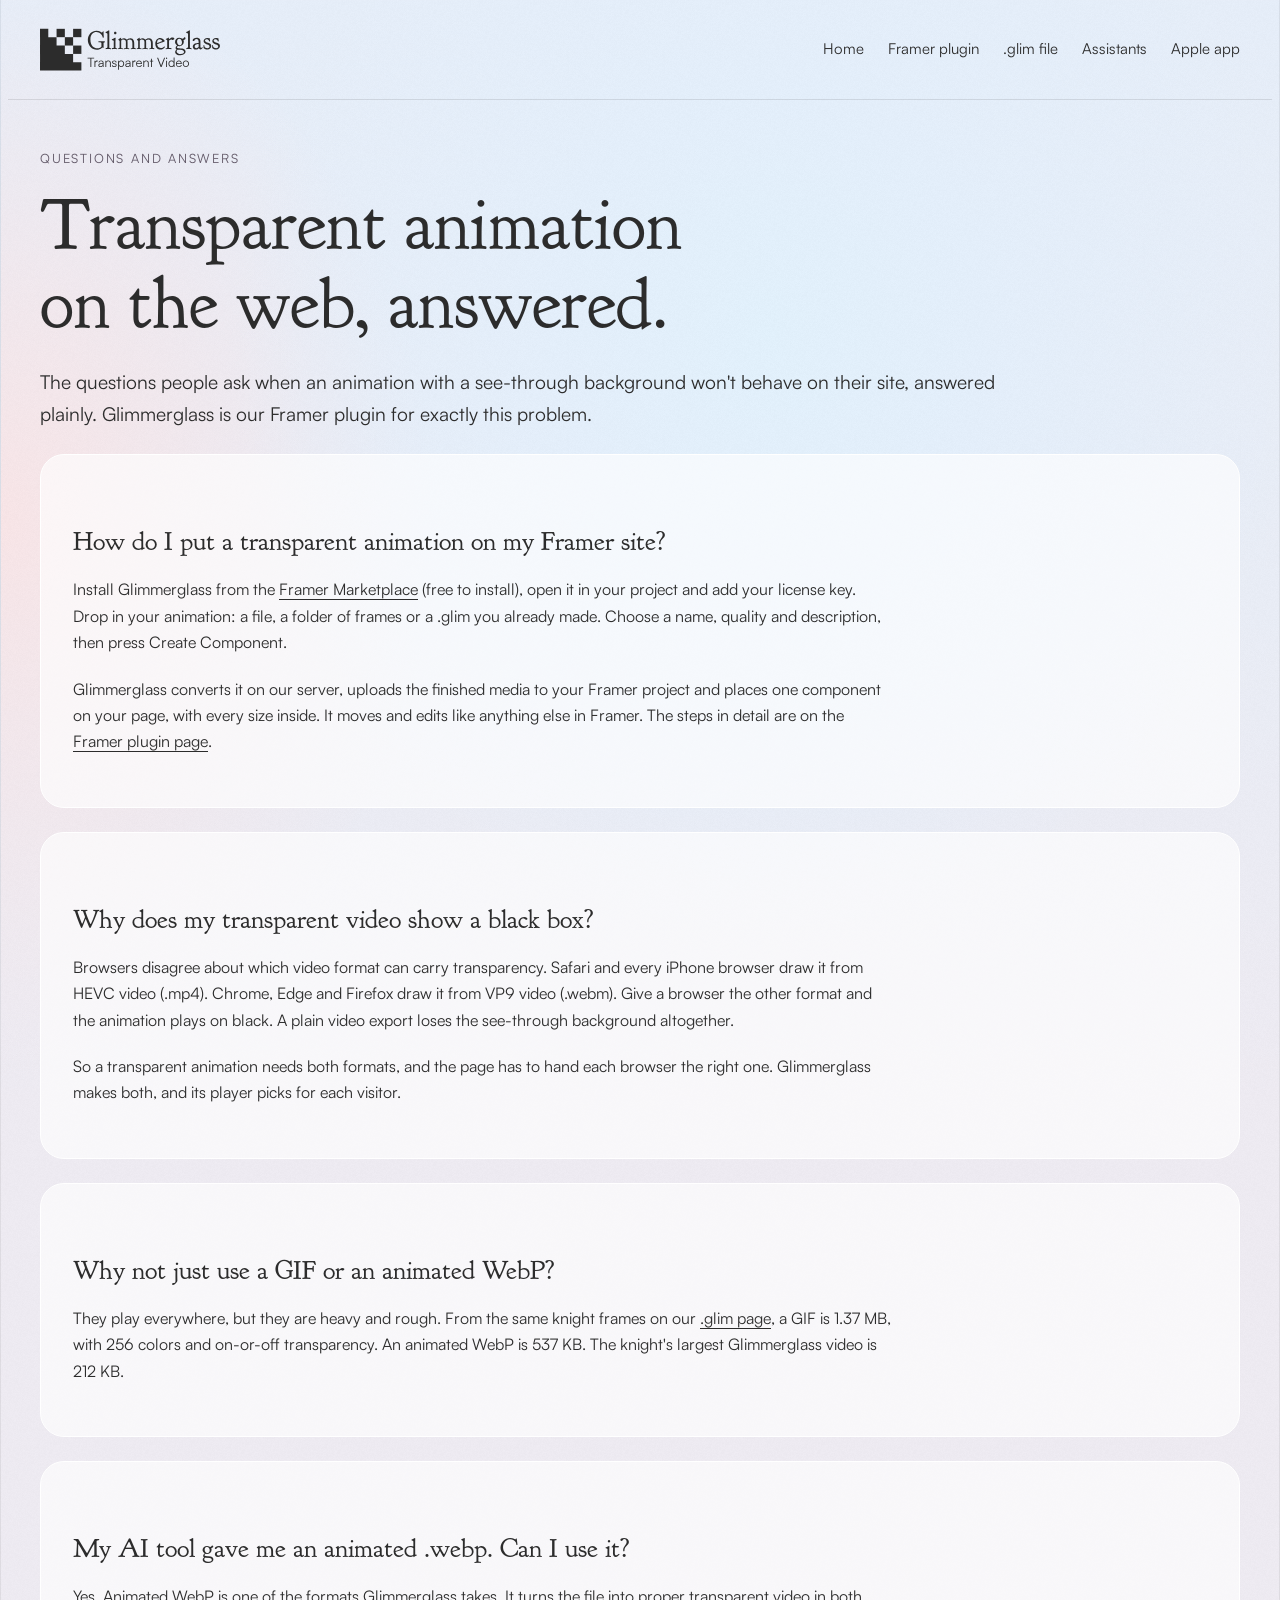
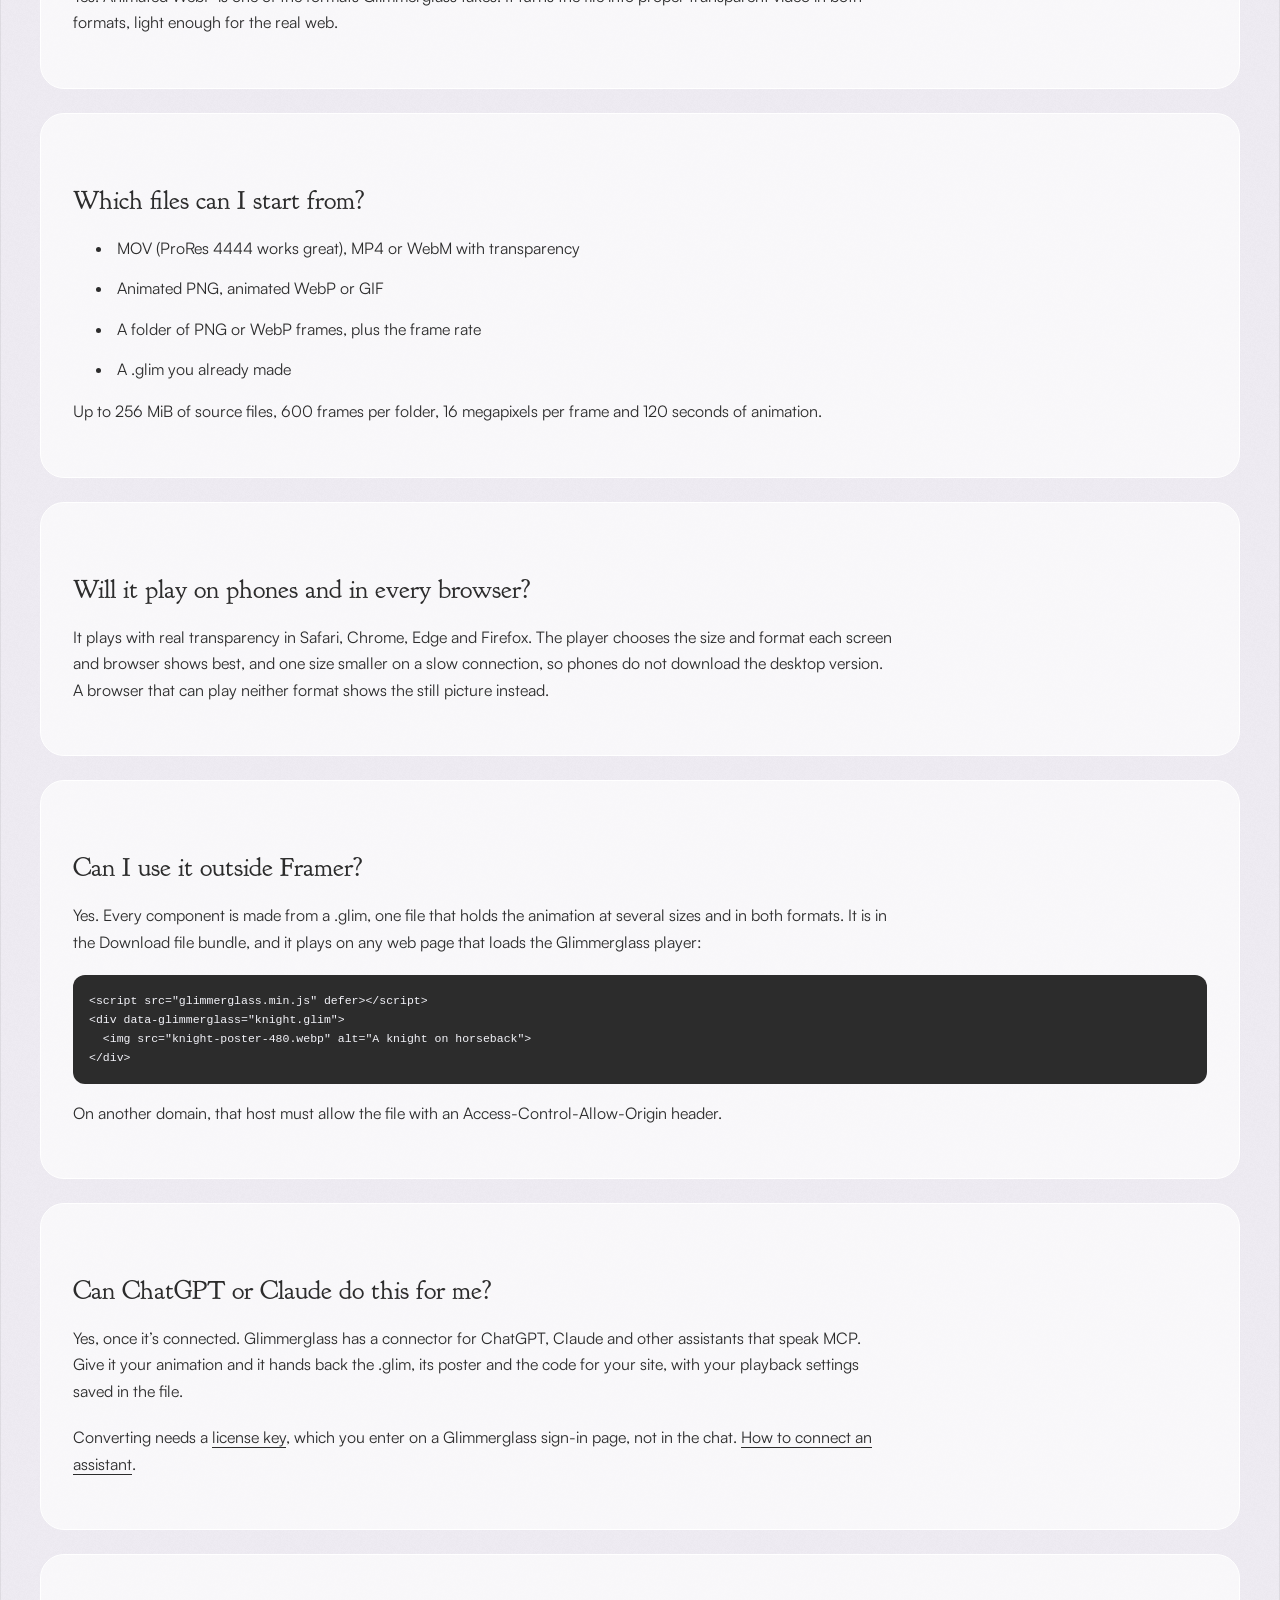
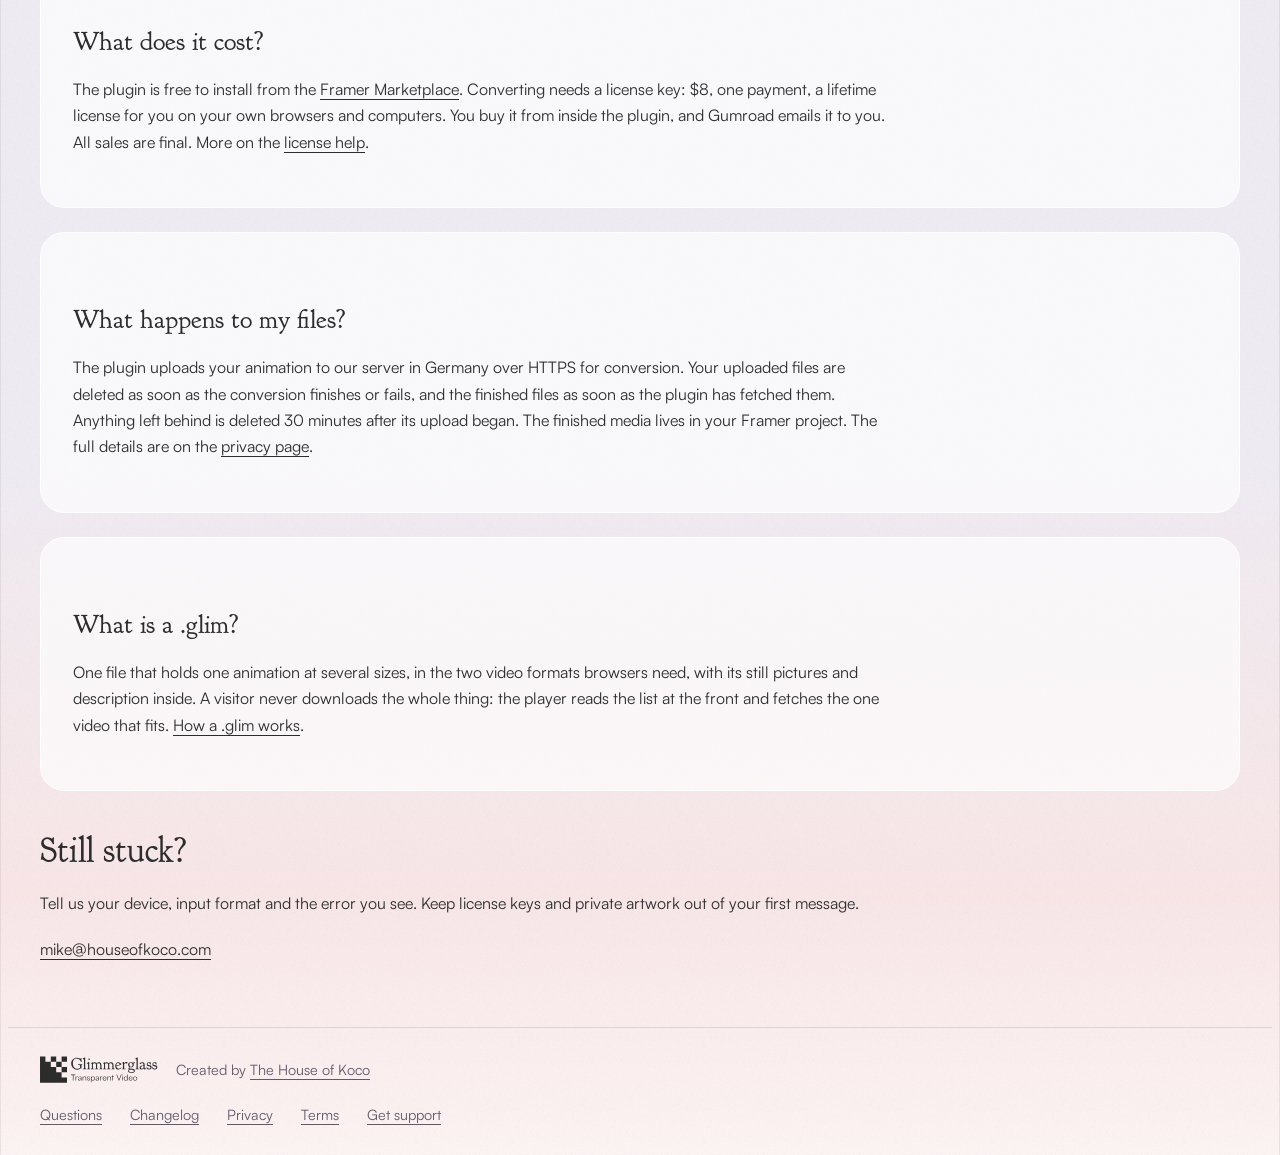
<file: guide.html>
<!doctype html><html lang="en"><head><meta charset="utf-8"><meta name="viewport" content="width=device-width,initial-scale=1"><title>Transparent animation on the web, answered - Glimmerglass</title><meta name="description" content="Why transparent video shows a black box, why GIFs are heavy, and how to put a see-through animation on a Framer site or any web page."><link rel="icon" href="assets/favicon.svg" type="image/svg+xml"><link rel="icon" href="assets/favicon-32.png" sizes="32x32" type="image/png"><link rel="apple-touch-icon" href="assets/apple-touch-icon.png"><link rel="canonical" href="https://glimmerglass.app/guide.html"><meta property="og:type" content="website"><meta property="og:site_name" content="Glimmerglass"><meta property="og:title" content="Transparent animation on the web, answered - Glimmerglass"><meta property="og:description" content="Why transparent video shows a black box, why GIFs are heavy, and how to put a see-through animation on a Framer site or any web page."><meta property="og:url" content="https://glimmerglass.app/guide.html"><meta property="og:image" content="https://glimmerglass.app/assets/link-preview.png"><meta property="og:image:width" content="1200"><meta property="og:image:height" content="630"><meta property="og:image:alt" content="The Glimmerglass logo, Transparent Video, with a cat asleep on top of the checkered mark"><meta name="twitter:card" content="summary_large_image"><link rel="preload" as="font" type="font/woff2" href="assets/GoudyBookletter1911.woff2" crossorigin><link rel="preload" as="font" type="font/woff2" href="assets/Satoshi-Regular.woff2" crossorigin><link rel="stylesheet" href="styles.css?v=da9833ffc9"><script type="application/ld+json">{"@context":"https://schema.org","@type":"FAQPage","mainEntity":[{"@type":"Question","name":"How do I put a transparent animation on my Framer site?","acceptedAnswer":{"@type":"Answer","text":"Install Glimmerglass from the Framer Marketplace (free to install), open it in your project and add your license key. Drop in your animation: a file, a folder of frames or a .glim you already made. Choose a name, quality and description, then press Create Component.Glimmerglass converts it on our server, uploads the finished media to your Framer project and places one component on your page, with every size inside. It moves and edits like anything else in Framer. The steps in detail are on the Framer plugin page."}},{"@type":"Question","name":"Why does my transparent video show a black box?","acceptedAnswer":{"@type":"Answer","text":"Browsers disagree about which video format can carry transparency. Safari and every iPhone browser draw it from HEVC video (.mp4). Chrome, Edge and Firefox draw it from VP9 video (.webm). Give a browser the other format and the animation plays on black. A plain video export loses the see-through background altogether.So a transparent animation needs both formats, and the page has to hand each browser the right one. Glimmerglass makes both, and its player picks for each visitor."}},{"@type":"Question","name":"Why not just use a GIF or an animated WebP?","acceptedAnswer":{"@type":"Answer","text":"They play everywhere, but they are heavy and rough. From the same knight frames on our .glim page, a GIF is 1.37 MB, with 256 colors and on-or-off transparency. An animated WebP is 537 KB. The knight's largest Glimmerglass video is 212 KB."}},{"@type":"Question","name":"My AI tool gave me an animated .webp. Can I use it?","acceptedAnswer":{"@type":"Answer","text":"Yes. Animated WebP is one of the formats Glimmerglass takes. It turns the file into proper transparent video in both formats, light enough for the real web."}},{"@type":"Question","name":"Which files can I start from?","acceptedAnswer":{"@type":"Answer","text":"MOV (ProRes 4444 works great), MP4 or WebM with transparency Animated PNG, animated WebP or GIF A folder of PNG or WebP frames, plus the frame rate A .glim you already madeUp to 256 MiB of source files, 600 frames per folder, 16 megapixels per frame and 120 seconds of animation."}},{"@type":"Question","name":"Will it play on phones and in every browser?","acceptedAnswer":{"@type":"Answer","text":"It plays with real transparency in Safari, Chrome, Edge and Firefox. The player chooses the size and format each screen and browser shows best, and one size smaller on a slow connection, so phones do not download the desktop version. A browser that can play neither format shows the still picture instead."}},{"@type":"Question","name":"Can I use it outside Framer?","acceptedAnswer":{"@type":"Answer","text":"Yes. Every component is made from a .glim, one file that holds the animation at several sizes and in both formats. It is in the Download file bundle, and it plays on any web page that loads the Glimmerglass player: (code example on the page) On another domain, that host must allow the file with an Access-Control-Allow-Origin header."}},{"@type":"Question","name":"Can ChatGPT or Claude do this for me?","acceptedAnswer":{"@type":"Answer","text":"Yes, once it's connected. Glimmerglass has a connector for ChatGPT, Claude and other assistants that speak MCP. Give it your animation and it hands back the .glim, its poster and the code for your site, with your playback settings saved in the file. Converting needs a license key, which you enter on a Glimmerglass sign-in page, not in the chat. How to connect an assistant."}},{"@type":"Question","name":"What does it cost?","acceptedAnswer":{"@type":"Answer","text":"The plugin is free to install from the Framer Marketplace. Converting needs a license key: $8, one payment, a lifetime license for you on your own browsers and computers. You buy it from inside the plugin, and Gumroad emails it to you. All sales are final. More on the license help."}},{"@type":"Question","name":"What happens to my files?","acceptedAnswer":{"@type":"Answer","text":"The plugin uploads your animation to our server in Germany over HTTPS for conversion. Your uploaded files are deleted as soon as the conversion finishes or fails, and the finished files as soon as the plugin has fetched them. Anything left behind is deleted 30 minutes after its upload began. The finished media lives in your Framer project. The full details are on the privacy page."}},{"@type":"Question","name":"What is a .glim?","acceptedAnswer":{"@type":"Answer","text":"One file that holds one animation at several sizes, in the two video formats browsers need, with its still pictures and description inside. A visitor never downloads the whole thing: the player reads the list at the front and fetches the one video that fits. How a .glim works."}}]}</script></head><body class="framed"><div class="shell"><a class="skip" href="#main">Skip to content</a><header><a href="index.html" aria-label="Glimmerglass home"><img src="assets/logo.svg" alt="Glimmerglass" width="184" height="43"></a><nav aria-label="Main"><a href="index.html">Home</a><a href="framer.html">Framer plugin</a><a href="glim.html">.glim file</a><a href="connect.html">Assistants</a><a href="apple.html">Apple app</a></nav></header><script src="menu.js?v=cafbe2eea9"></script><main id="main" class="prose guide"><p class="eyebrow">Questions and answers</p><h1>Transparent animation on the web, answered.</h1><p class="lead">The questions people ask when an animation with a see-through background won't behave on their site, answered plainly. Glimmerglass is our Framer plugin for exactly this problem.</p><section class="glass" id="q1"><h2>How do I put a transparent animation on my Framer site?</h2><p>Install Glimmerglass from the <a href="https://www.framer.com/marketplace/plugins/glimmerglass/">Framer Marketplace</a> (free to install), open it in your project and add your license key. Drop in your animation: a file, a folder of frames or a .glim you already made. Choose a name, quality and description, then press Create Component.</p><p>Glimmerglass converts it on our server, uploads the finished media to your Framer project and places one component on your page, with every size inside. It moves and edits like anything else in Framer. The steps in detail are on the <a href="framer.html">Framer plugin page</a>.</p></section><section class="glass" id="q2"><h2>Why does my transparent video show a black box?</h2><p>Browsers disagree about which video format can carry transparency. Safari and every iPhone browser draw it from HEVC video (.mp4). Chrome, Edge and Firefox draw it from VP9 video (.webm). Give a browser the other format and the animation plays on black. A plain video export loses the see-through background altogether.</p><p>So a transparent animation needs both formats, and the page has to hand each browser the right one. Glimmerglass makes both, and its player picks for each visitor.</p></section><section class="glass" id="q3"><h2>Why not just use a GIF or an animated WebP?</h2><p>They play everywhere, but they are heavy and rough. From the same knight frames on our <a href="glim.html">.glim page</a>, a GIF is 1.37 MB, with 256 colors and on-or-off transparency. An animated WebP is 537 KB. The knight's largest Glimmerglass video is 212 KB.</p></section><section class="glass" id="q4"><h2>My AI tool gave me an animated .webp. Can I use it?</h2><p>Yes. Animated WebP is one of the formats Glimmerglass takes. It turns the file into proper transparent video in both formats, light enough for the real web.</p></section><section class="glass" id="q5"><h2>Which files can I start from?</h2><ul><li>MOV (ProRes 4444 works great), MP4 or WebM with transparency</li><li>Animated PNG, animated WebP or GIF</li><li>A folder of PNG or WebP frames, plus the frame rate</li><li>A .glim you already made</li></ul><p>Up to 256 MiB of source files, 600 frames per folder, 16 megapixels per frame and 120 seconds of animation.</p></section><section class="glass" id="q6"><h2>Will it play on phones and in every browser?</h2><p>It plays with real transparency in Safari, Chrome, Edge and Firefox. The player chooses the size and format each screen and browser shows best, and one size smaller on a slow connection, so phones do not download the desktop version. A browser that can play neither format shows the still picture instead.</p></section><section class="glass" id="q7"><h2>Can I use it outside Framer?</h2><p>Yes. Every component is made from a .glim, one file that holds the animation at several sizes and in both formats. It is in the Download file bundle, and it plays on any web page that loads the Glimmerglass player:</p><pre><code>&lt;script src=&quot;glimmerglass.min.js&quot; defer&gt;&lt;/script&gt;
&lt;div data-glimmerglass=&quot;knight.glim&quot;&gt;
  &lt;img src=&quot;knight-poster-480.webp&quot; alt=&quot;A knight on horseback&quot;&gt;
&lt;/div&gt;</code></pre><p>On another domain, that host must allow the file with an Access-Control-Allow-Origin header.</p></section><section class="glass" id="assistants"><h2>Can ChatGPT or Claude do this for me?</h2><p>Yes, once it&rsquo;s connected. Glimmerglass has a connector for ChatGPT, Claude and other assistants that speak MCP. Give it your animation and it hands back the .glim, its poster and the code for your site, with your playback settings saved in the file.</p><p>Converting needs a <a href="license.html">license key</a>, which you enter on a Glimmerglass sign-in page, not in the chat. <a href="connect.html">How to connect an assistant</a>.</p></section><section class="glass" id="q8"><h2>What does it cost?</h2><p>The plugin is free to install from the <a href="https://www.framer.com/marketplace/plugins/glimmerglass/">Framer Marketplace</a>. Converting needs a license key: $8, one payment, a lifetime license for you on your own browsers and computers. You buy it from inside the plugin, and Gumroad emails it to you. All sales are final. More on the <a href="framer.html#license">license help</a>.</p></section><section class="glass" id="q9"><h2>What happens to my files?</h2><p>The plugin uploads your animation to our server in Germany over HTTPS for conversion. Your uploaded files are deleted as soon as the conversion finishes or fails, and the finished files as soon as the plugin has fetched them. Anything left behind is deleted 30 minutes after its upload began. The finished media lives in your Framer project. The full details are on the <a href="privacy.html#framer">privacy page</a>.</p></section><section class="glass" id="q10"><h2>What is a .glim?</h2><p>One file that holds one animation at several sizes, in the two video formats browsers need, with its still pictures and description inside. A visitor never downloads the whole thing: the player reads the list at the front and fetches the one video that fits. <a href="glim.html">How a .glim works</a>.</p></section><section id="support"><h2>Still stuck?</h2><p>Tell us your device, input format and the error you see. Keep license keys and private artwork out of your first message.</p><a class="contact" href="mailto:mike@houseofkoco.com?subject=Glimmerglass%20support">mike@houseofkoco.com</a></section></main><footer><span class="footer-brand"><img src="assets/logo.svg" alt="Glimmerglass" width="120" height="28"><span>Created by <a href="https://houseofkoco.com">The House of Koco</a></span></span><a href="guide.html" aria-current="page">Questions</a><a href="changelog.html">Changelog</a><a href="privacy.html">Privacy</a><a href="terms.html">Terms</a><a href="index.html#support">Get support</a></footer></div></body></html>
</file>
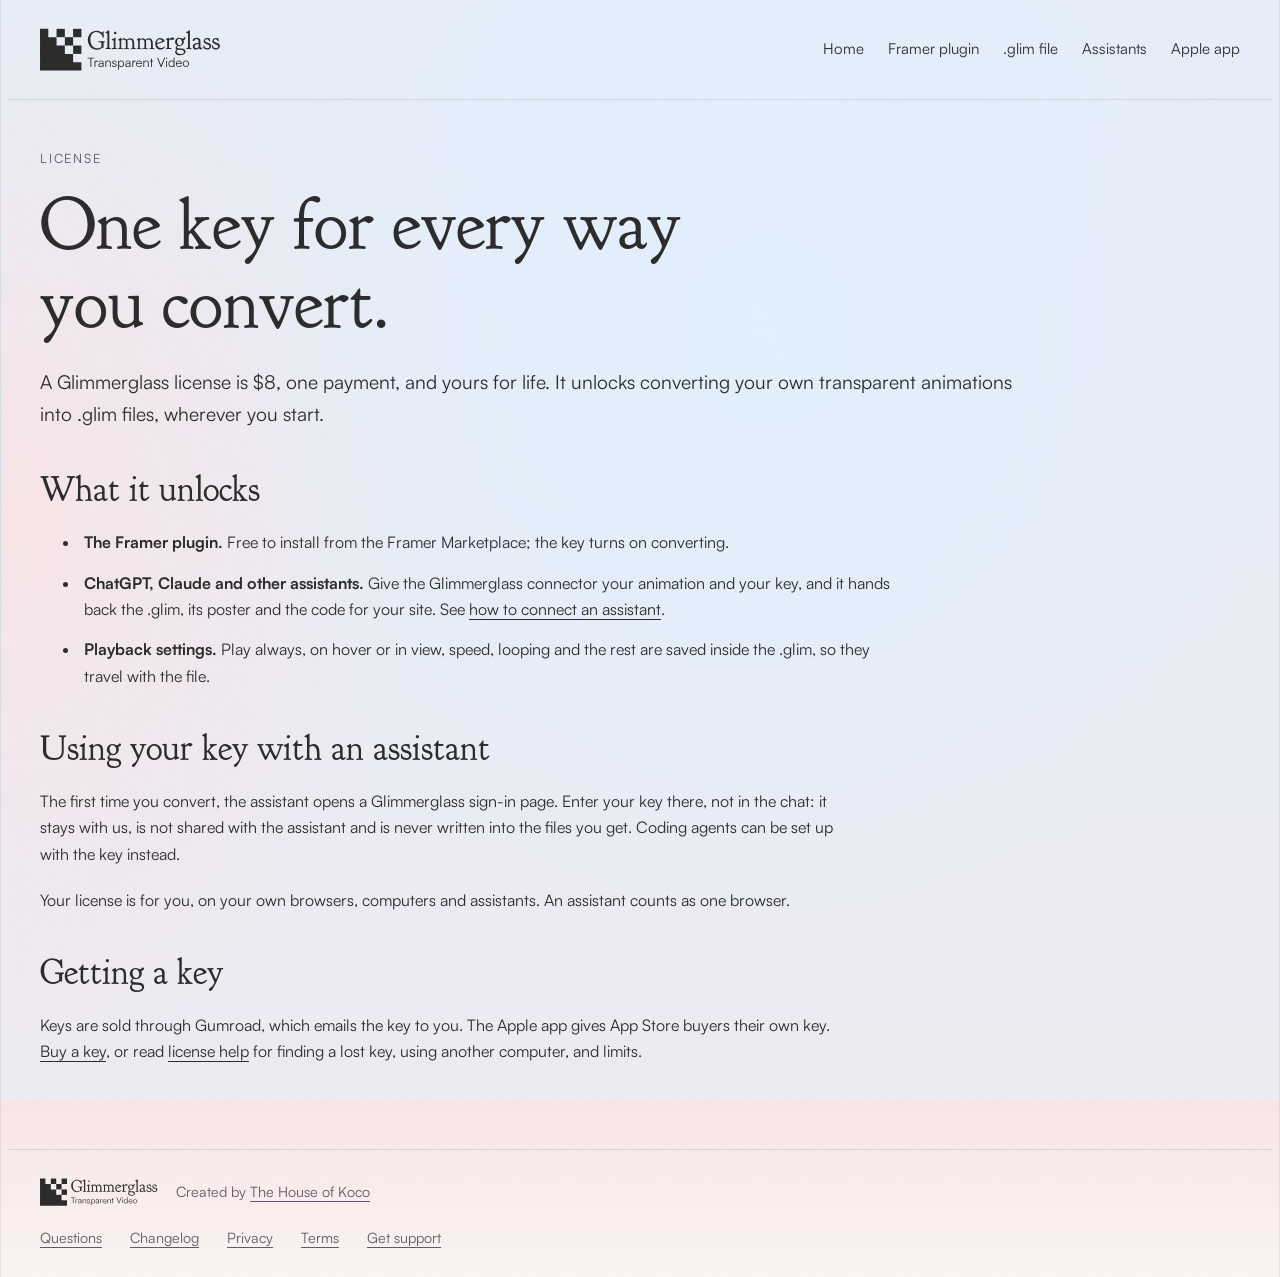
<file: license.html>
<!doctype html><html lang="en"><head><meta charset="utf-8"><meta name="viewport" content="width=device-width,initial-scale=1"><title>Your license - Glimmerglass</title><meta name="description" content="What a Glimmerglass license is, what it unlocks in Framer and in AI assistants, and how to use your key."><link rel="icon" href="assets/favicon.svg" type="image/svg+xml"><link rel="icon" href="assets/favicon-32.png" sizes="32x32" type="image/png"><link rel="apple-touch-icon" href="assets/apple-touch-icon.png"><link rel="canonical" href="https://glimmerglass.app/license.html"><meta property="og:type" content="website"><meta property="og:site_name" content="Glimmerglass"><meta property="og:title" content="Your license - Glimmerglass"><meta property="og:description" content="What a Glimmerglass license is, what it unlocks in Framer and in AI assistants, and how to use your key."><meta property="og:url" content="https://glimmerglass.app/license.html"><meta property="og:image" content="https://glimmerglass.app/assets/link-preview.png"><meta property="og:image:width" content="1200"><meta property="og:image:height" content="630"><meta property="og:image:alt" content="The Glimmerglass logo, Transparent Video, with a cat asleep on top of the checkered mark"><meta name="twitter:card" content="summary_large_image"><link rel="preload" as="font" type="font/woff2" href="assets/GoudyBookletter1911.woff2" crossorigin><link rel="preload" as="font" type="font/woff2" href="assets/Satoshi-Regular.woff2" crossorigin><link rel="stylesheet" href="styles.css?v=da9833ffc9"></head><body class="framed"><div class="shell"><a class="skip" href="#main">Skip to content</a><header><a href="index.html" aria-label="Glimmerglass home"><img src="assets/logo.svg" alt="Glimmerglass" width="184" height="43"></a><nav aria-label="Main"><a href="index.html">Home</a><a href="framer.html">Framer plugin</a><a href="glim.html">.glim file</a><a href="connect.html">Assistants</a><a href="apple.html">Apple app</a></nav></header><script src="menu.js?v=cafbe2eea9"></script><main id="main" class="prose"><p class="eyebrow">License</p><h1>One key for every way you convert.</h1><p class="lead">A Glimmerglass license is $8, one payment, and yours for life. It unlocks converting your own transparent animations into .glim files, wherever you start.</p>
<h2>What it unlocks</h2><ul><li><strong>The Framer plugin.</strong> Free to install from the Framer Marketplace; the key turns on converting.</li><li><strong>ChatGPT, Claude and other assistants.</strong> Give the Glimmerglass connector your animation and your key, and it hands back the .glim, its poster and the code for your site. See <a href="connect.html">how to connect an assistant</a>.</li><li><strong>Playback settings.</strong> Play always, on hover or in view, speed, looping and the rest are saved inside the .glim, so they travel with the file.</li></ul>
<h2>Using your key with an assistant</h2><p>The first time you convert, the assistant opens a Glimmerglass sign-in page. Enter your key there, not in the chat: it stays with us, is not shared with the assistant and is never written into the files you get. Coding agents can be set up with the key instead.</p><p>Your license is for you, on your own browsers, computers and assistants. An assistant counts as one browser.</p>
<h2>Getting a key</h2><p>Keys are sold through Gumroad, which emails the key to you. The Apple app gives App Store buyers their own key. <a href="buy.html">Buy a key</a>, or read <a href="framer.html#license">license help</a> for finding a lost key, using another computer, and limits.</p></main></main><footer><span class="footer-brand"><img src="assets/logo.svg" alt="Glimmerglass" width="120" height="28"><span>Created by <a href="https://houseofkoco.com">The House of Koco</a></span></span><a href="guide.html">Questions</a><a href="changelog.html">Changelog</a><a href="privacy.html">Privacy</a><a href="terms.html">Terms</a><a href="index.html#support">Get support</a></footer></div></body></html>
</file>
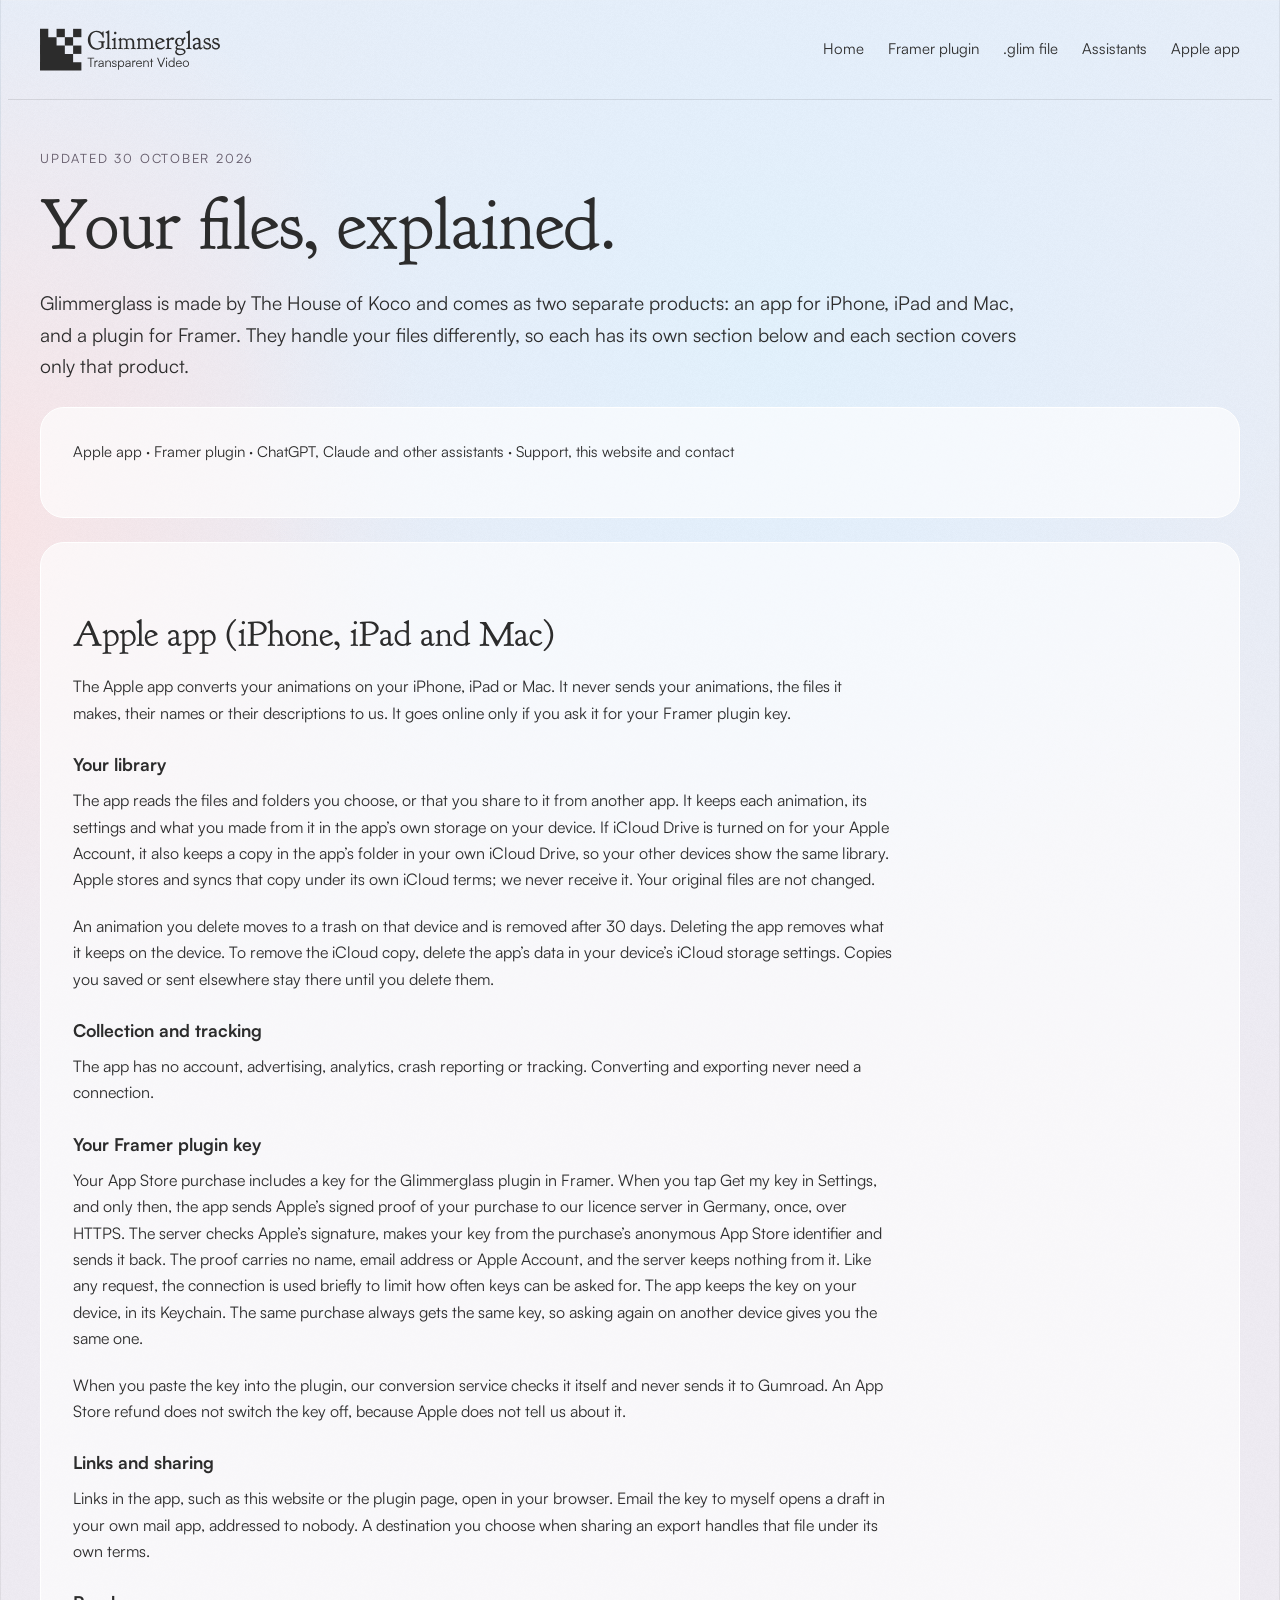
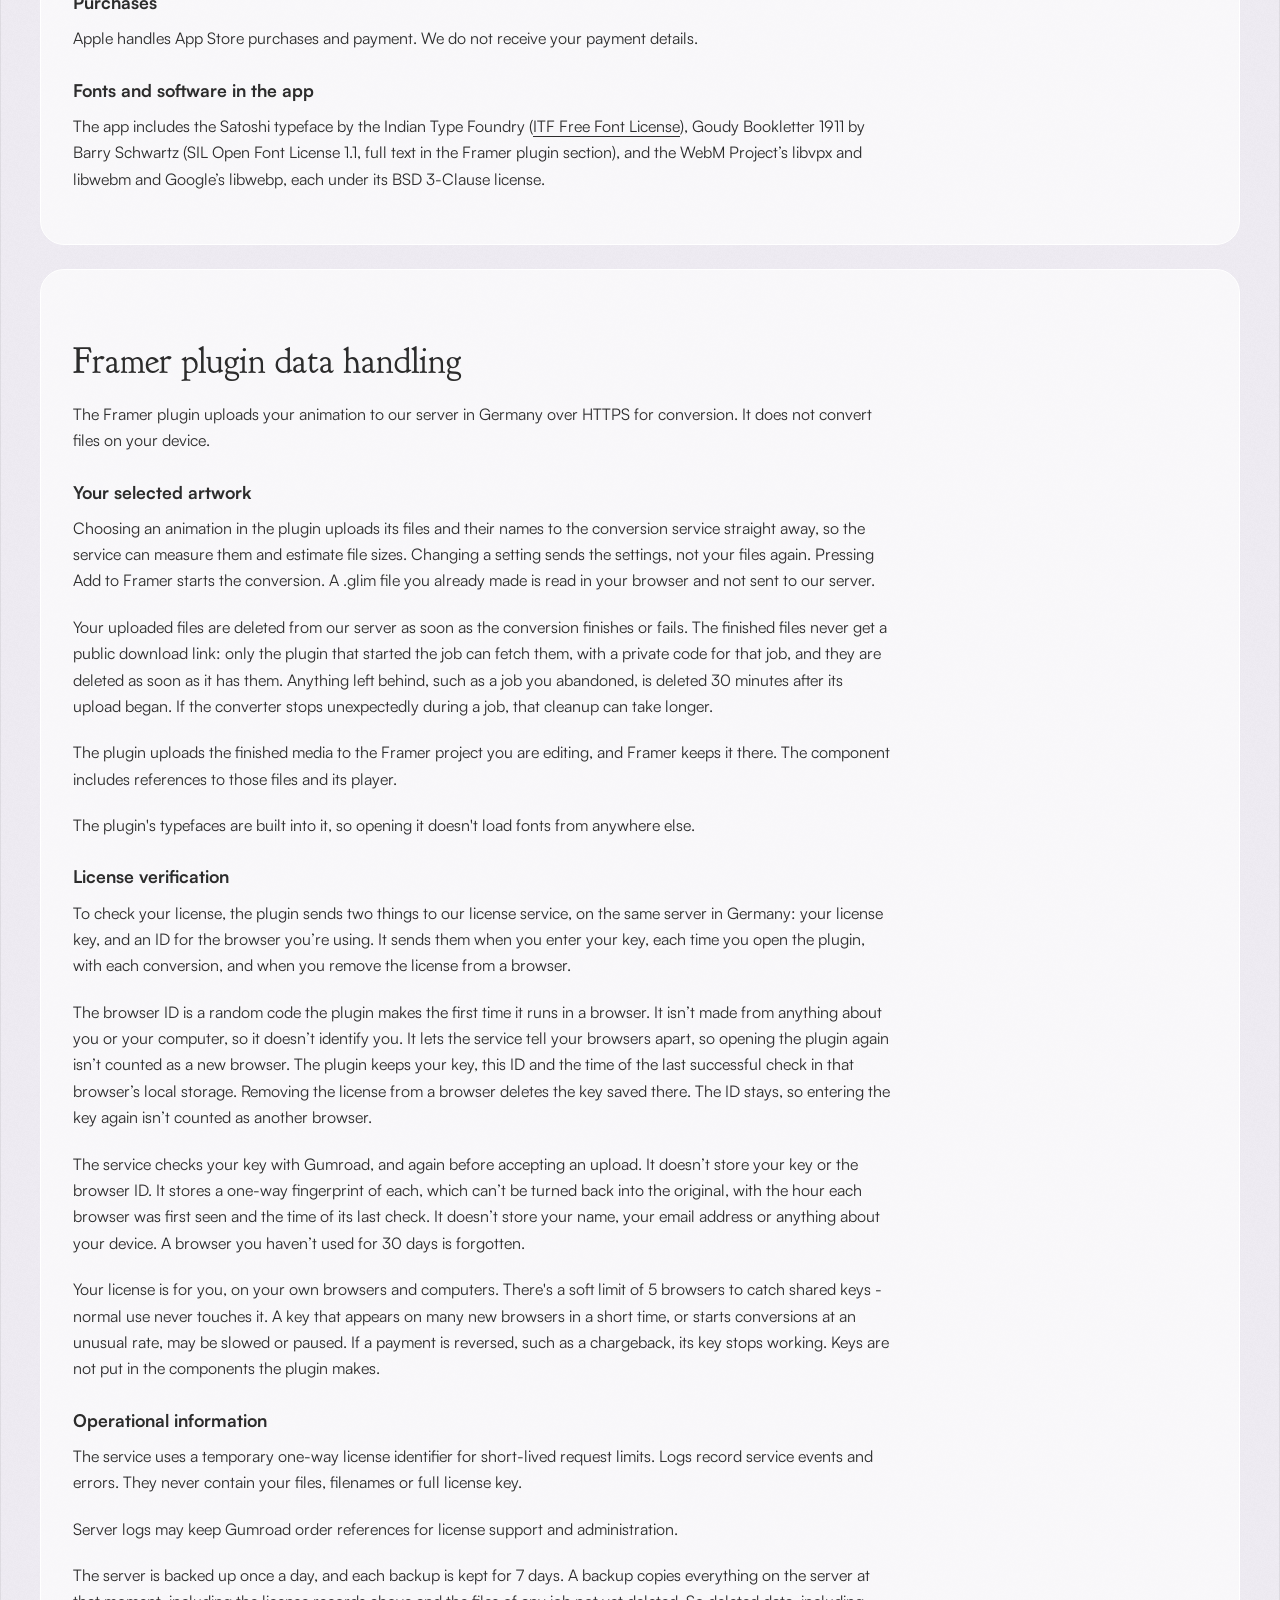
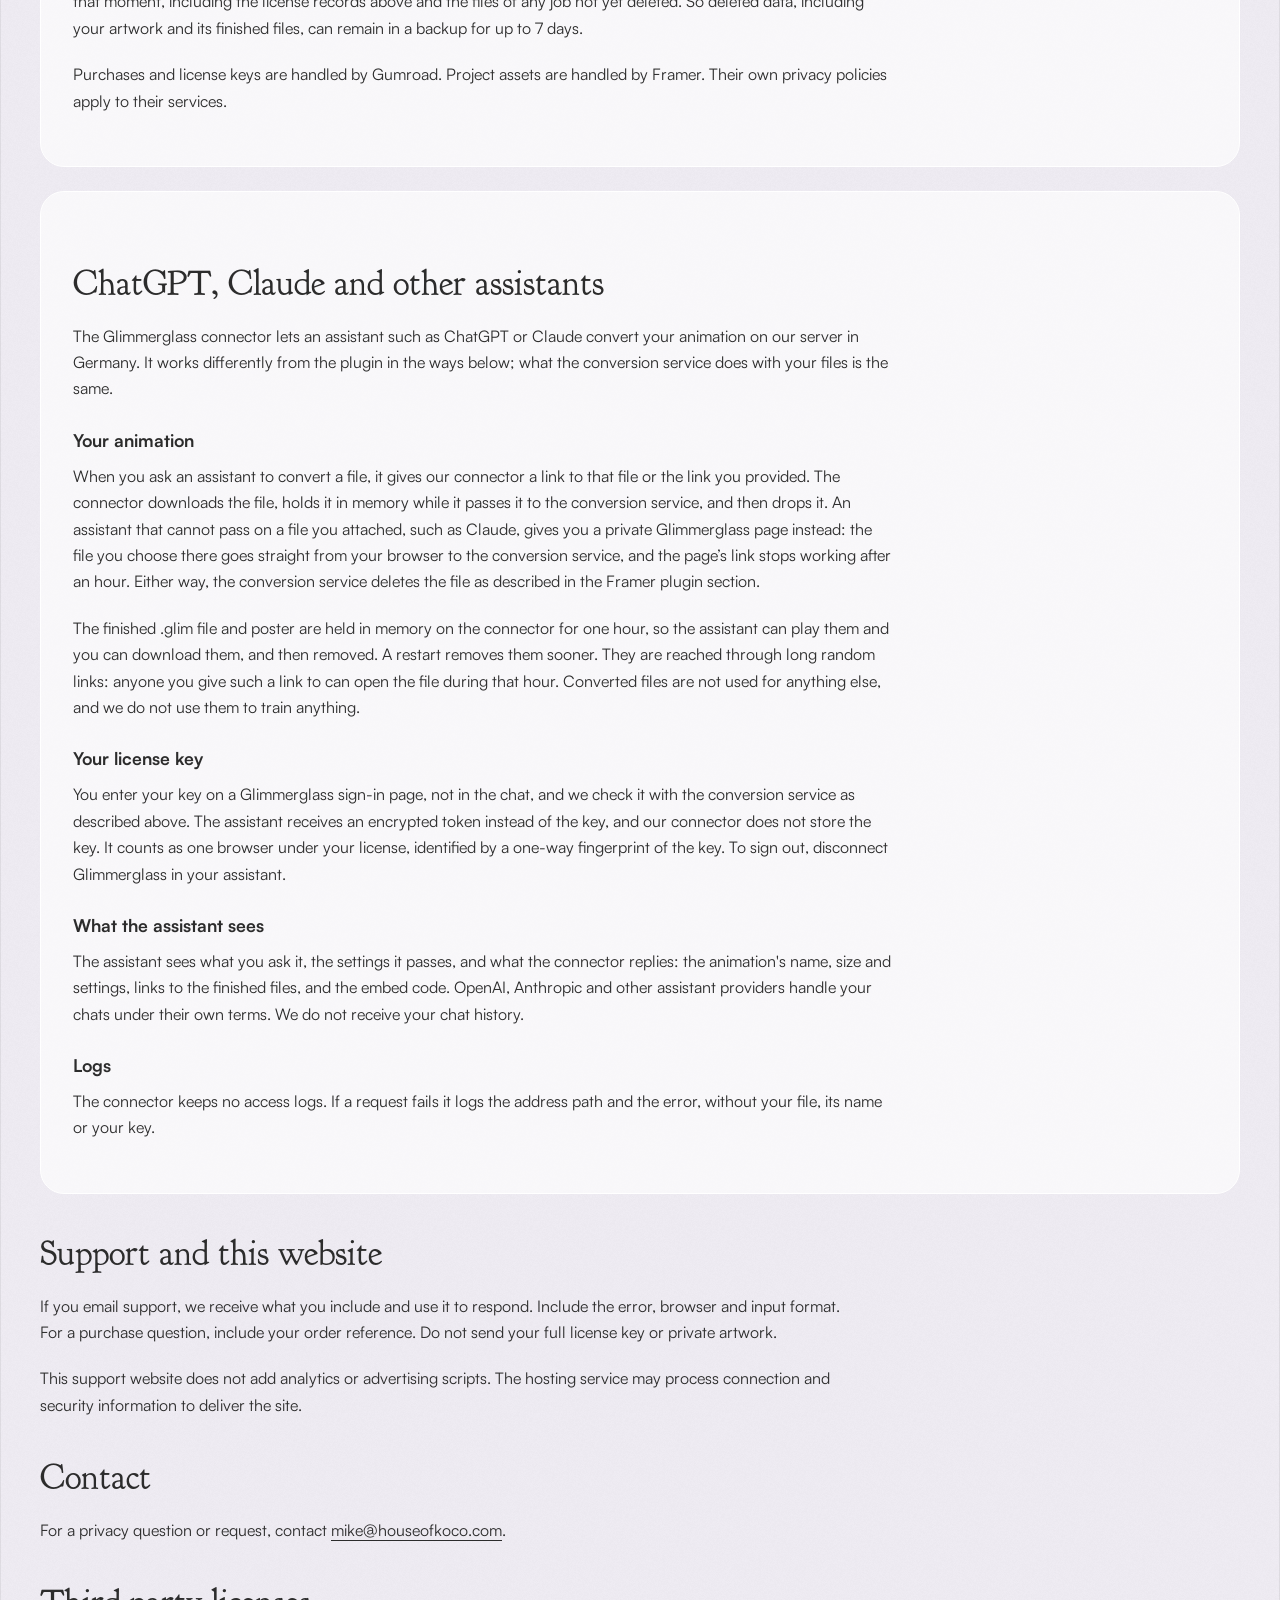
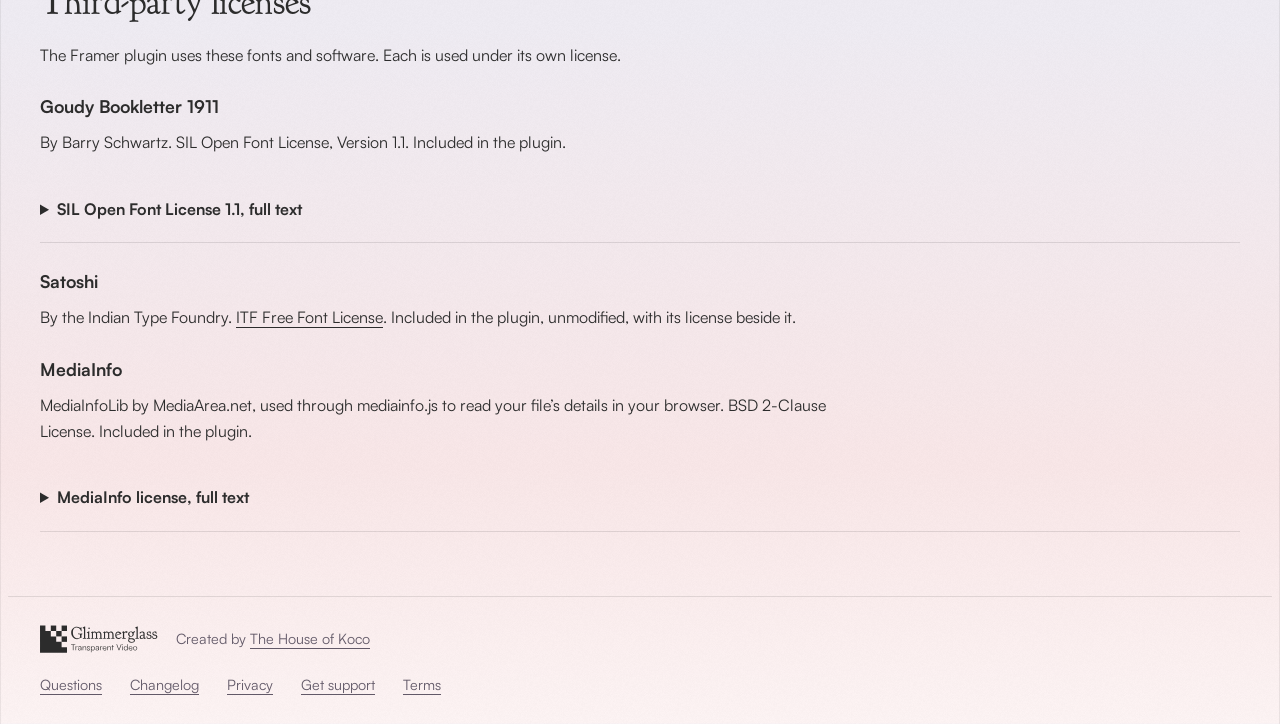
<file: privacy.html>
<!doctype html><html lang="en"><head><meta charset="utf-8"><meta name="viewport" content="width=device-width,initial-scale=1"><title>Privacy - Glimmerglass</title><meta name="description" content="How Glimmerglass handles files, licenses, purchases and support for its Apple app and Framer plugin."><link rel="icon" href="assets/favicon.svg" type="image/svg+xml"><link rel="icon" href="assets/favicon-32.png" sizes="32x32" type="image/png"><link rel="apple-touch-icon" href="assets/apple-touch-icon.png"><link rel="canonical" href="https://glimmerglass.app/privacy.html"><meta property="og:type" content="website"><meta property="og:site_name" content="Glimmerglass"><meta property="og:title" content="Privacy - Glimmerglass"><meta property="og:description" content="How Glimmerglass handles files, licenses, purchases and support for its Apple app and Framer plugin."><meta property="og:url" content="https://glimmerglass.app/privacy.html"><meta property="og:image" content="https://glimmerglass.app/assets/link-preview.png"><meta property="og:image:width" content="1200"><meta property="og:image:height" content="630"><meta property="og:image:alt" content="The Glimmerglass logo, Transparent Video, with a cat asleep on top of the checkered mark"><meta name="twitter:card" content="summary_large_image"><link rel="preload" as="font" type="font/woff2" href="assets/GoudyBookletter1911.woff2" crossorigin><link rel="preload" as="font" type="font/woff2" href="assets/Satoshi-Regular.woff2" crossorigin><link rel="stylesheet" href="styles.css?v=da9833ffc9"></head><body class="framed"><div class="shell"><a class="skip" href="#main">Skip to content</a><header><a href="index.html" aria-label="Glimmerglass home"><img src="assets/logo.svg" alt="Glimmerglass" width="184" height="43"></a><nav aria-label="Main"><a href="index.html">Home</a><a href="framer.html">Framer plugin</a><a href="glim.html">.glim file</a><a href="connect.html">Assistants</a><a href="apple.html">Apple app</a></nav></header><script src="menu.js?v=cafbe2eea9"></script><main id="main" class="prose"><p class="eyebrow">Updated 30 October 2026</p><h1>Your files, explained.</h1><p class="lead">Glimmerglass is made by The House of Koco and comes as two separate products: an app for iPhone, iPad and Mac, and a plugin for Framer. They handle your files differently, so each has its own section below and each section covers only that product.</p><nav class="glass" aria-label="On this page"><p><a href="#apple">Apple app</a> · <a href="#framer">Framer plugin</a> · <a href="#assistants">ChatGPT, Claude and other assistants</a> · <a href="#support">Support, this website and contact</a></p></nav><section id="apple" class="glass"><h2>Apple app (iPhone, iPad and Mac)</h2><p>The Apple app converts your animations on your iPhone, iPad or Mac. It never sends your animations, the files it makes, their names or their descriptions to us. It goes online only if you ask it for your Framer plugin key.</p><h3>Your library</h3><p>The app reads the files and folders you choose, or that you share to it from another app. It keeps each animation, its settings and what you made from it in the app’s own storage on your device. If iCloud Drive is turned on for your Apple Account, it also keeps a copy in the app’s folder in your own iCloud Drive, so your other devices show the same library. Apple stores and syncs that copy under its own iCloud terms; we never receive it. Your original files are not changed.</p><p>An animation you delete moves to a trash on that device and is removed after 30 days. Deleting the app removes what it keeps on the device. To remove the iCloud copy, delete the app’s data in your device’s iCloud storage settings. Copies you saved or sent elsewhere stay there until you delete them.</p><h3>Collection and tracking</h3><p>The app has no account, advertising, analytics, crash reporting or tracking. Converting and exporting never need a connection.</p><h3>Your Framer plugin key</h3><p>Your App Store purchase includes a key for the Glimmerglass plugin in Framer. When you tap Get my key in Settings, and only then, the app sends Apple’s signed proof of your purchase to our licence server in Germany, once, over HTTPS. The server checks Apple’s signature, makes your key from the purchase’s anonymous App Store identifier and sends it back. The proof carries no name, email address or Apple Account, and the server keeps nothing from it. Like any request, the connection is used briefly to limit how often keys can be asked for. The app keeps the key on your device, in its Keychain. The same purchase always gets the same key, so asking again on another device gives you the same one.</p><p>When you paste the key into the plugin, our conversion service checks it itself and never sends it to Gumroad. An App Store refund does not switch the key off, because Apple does not tell us about it.</p><h3>Links and sharing</h3><p>Links in the app, such as this website or the plugin page, open in your browser. Email the key to myself opens a draft in your own mail app, addressed to nobody. A destination you choose when sharing an export handles that file under its own terms.</p><h3>Purchases</h3><p>Apple handles App Store purchases and payment. We do not receive your payment details.</p><h3>Fonts and software in the app</h3><p>The app includes the Satoshi typeface by the Indian Type Foundry (<a href="https://www.fontshare.com/licenses/itf-ffl">ITF Free Font License</a>), Goudy Bookletter 1911 by Barry Schwartz (SIL Open Font License 1.1, full text in the Framer plugin section), and the WebM Project’s libvpx and libwebm and Google’s libwebp, each under its BSD 3-Clause license.</p></section><section id="framer" class="glass"><h2>Framer plugin data handling</h2><p>The Framer plugin uploads your animation to our server in Germany over HTTPS for conversion. It does not convert files on your device.</p><h3>Your selected artwork</h3><p>Choosing an animation in the plugin uploads its files and their names to the conversion service straight away, so the service can measure them and estimate file sizes. Changing a setting sends the settings, not your files again. Pressing Add to Framer starts the conversion. A .glim file you already made is read in your browser and not sent to our server.</p><p>Your uploaded files are deleted from our server as soon as the conversion finishes or fails. The finished files never get a public download link: only the plugin that started the job can fetch them, with a private code for that job, and they are deleted as soon as it has them. Anything left behind, such as a job you abandoned, is deleted 30 minutes after its upload began. If the converter stops unexpectedly during a job, that cleanup can take longer.</p><p>The plugin uploads the finished media to the Framer project you are editing, and Framer keeps it there. The component includes references to those files and its player.</p><p>The plugin's typefaces are built into it, so opening it doesn't load fonts from anywhere else.</p><h3>License verification</h3><p>To check your license, the plugin sends two things to our license service, on the same server in Germany: your license key, and an ID for the browser you&rsquo;re using. It sends them when you enter your key, each time you open the plugin, with each conversion, and when you remove the license from a browser.</p><p>The browser ID is a random code the plugin makes the first time it runs in a browser. It isn&rsquo;t made from anything about you or your computer, so it doesn&rsquo;t identify you. It lets the service tell your browsers apart, so opening the plugin again isn&rsquo;t counted as a new browser. The plugin keeps your key, this ID and the time of the last successful check in that browser&rsquo;s local storage. Removing the license from a browser deletes the key saved there. The ID stays, so entering the key again isn&rsquo;t counted as another browser.</p><p>The service checks your key with Gumroad, and again before accepting an upload. It doesn&rsquo;t store your key or the browser ID. It stores a one-way fingerprint of each, which can&rsquo;t be turned back into the original, with the hour each browser was first seen and the time of its last check. It doesn&rsquo;t store your name, your email address or anything about your device. A browser you haven&rsquo;t used for 30 days is forgotten.</p><p>Your license is for you, on your own browsers and computers. There's a soft limit of 5 browsers to catch shared keys - normal use never touches it. A key that appears on many new browsers in a short time, or starts conversions at an unusual rate, may be slowed or paused. If a payment is reversed, such as a chargeback, its key stops working. Keys are not put in the components the plugin makes.</p><h3>Operational information</h3><p>The service uses a temporary one-way license identifier for short-lived request limits. Logs record service events and errors. They never contain your files, filenames or full license key.</p><p>Server logs may keep Gumroad order references for license support and administration.</p><p>The server is backed up once a day, and each backup is kept for 7 days. A backup copies everything on the server at that moment, including the license records above and the files of any job not yet deleted. So deleted data, including your artwork and its finished files, can remain in a backup for up to 7 days.</p><p>Purchases and license keys are handled by Gumroad. Project assets are handled by Framer. Their own privacy policies apply to their services.</p></section><section id="assistants" class="glass"><h2>ChatGPT, Claude and other assistants</h2><p>The Glimmerglass connector lets an assistant such as ChatGPT or Claude convert your animation on our server in Germany. It works differently from the plugin in the ways below; what the conversion service does with your files is the same.</p><h3>Your animation</h3><p>When you ask an assistant to convert a file, it gives our connector a link to that file or the link you provided. The connector downloads the file, holds it in memory while it passes it to the conversion service, and then drops it. An assistant that cannot pass on a file you attached, such as Claude, gives you a private Glimmerglass page instead: the file you choose there goes straight from your browser to the conversion service, and the page&rsquo;s link stops working after an hour. Either way, the conversion service deletes the file as described in the Framer plugin section.</p><p>The finished .glim file and poster are held in memory on the connector for one hour, so the assistant can play them and you can download them, and then removed. A restart removes them sooner. They are reached through long random links: anyone you give such a link to can open the file during that hour. Converted files are not used for anything else, and we do not use them to train anything.</p><h3>Your license key</h3><p>You enter your key on a Glimmerglass sign-in page, not in the chat, and we check it with the conversion service as described above. The assistant receives an encrypted token instead of the key, and our connector does not store the key. It counts as one browser under your license, identified by a one-way fingerprint of the key. To sign out, disconnect Glimmerglass in your assistant.</p><h3>What the assistant sees</h3><p>The assistant sees what you ask it, the settings it passes, and what the connector replies: the animation's name, size and settings, links to the finished files, and the embed code. OpenAI, Anthropic and other assistant providers handle your chats under their own terms. We do not receive your chat history.</p><h3>Logs</h3><p>The connector keeps no access logs. If a request fails it logs the address path and the error, without your file, its name or your key.</p></section><section id="support"><h2>Support and this website</h2><p>If you email support, we receive what you include and use it to respond. Include the error, browser and input format. For a purchase question, include your order reference. Do not send your full license key or private artwork.</p><p>This support website does not add analytics or advertising scripts. The hosting service may process connection and security information to deliver the site.</p><h2>Contact</h2><p>For a privacy question or request, contact <a class="contact" href="mailto:mike@houseofkoco.com?subject=Glimmerglass%20privacy">mike@houseofkoco.com</a>.</p></section><section id="licenses" class="licenses"><h2>Third-party licenses</h2><p>The Framer plugin uses these fonts and software. Each is used under its own license.</p><h3>Goudy Bookletter 1911</h3><p>By Barry Schwartz. SIL Open Font License, Version 1.1. Included in the plugin.</p><details><summary>SIL Open Font License 1.1, full text</summary><pre>Copyright (c) 2010, Barry Schwartz (crudfactory.com)

This Font Software is licensed under the SIL Open Font License, Version 1.1.
This license is copied below, and is also available with a FAQ at:
http://scripts.sil.org/OFL

-----------------------------------------------------------
SIL OPEN FONT LICENSE Version 1.1 - 26 February 2007
-----------------------------------------------------------

PREAMBLE
The goals of the Open Font License (OFL) are to stimulate worldwide
development of collaborative font projects, to support the font creation
efforts of academic and linguistic communities, and to provide a free and
open framework in which fonts may be shared and improved in partnership
with others.

The OFL allows the licensed fonts to be used, studied, modified and
redistributed freely as long as they are not sold by themselves. The
fonts, including any derivative works, can be bundled, embedded, 
redistributed and/or sold with any software provided that any reserved
names are not used by derivative works. The fonts and derivatives,
however, cannot be released under any other type of license. The
requirement for fonts to remain under this license does not apply
to any document created using the fonts or their derivatives.

DEFINITIONS
&quot;Font Software&quot; refers to the set of files released by the Copyright
Holder(s) under this license and clearly marked as such. This may
include source files, build scripts and documentation.

&quot;Reserved Font Name&quot; refers to any names specified as such after the
copyright statement(s).

&quot;Original Version&quot; refers to the collection of Font Software components as
distributed by the Copyright Holder(s).

&quot;Modified Version&quot; refers to any derivative made by adding to, deleting,
or substituting -- in part or in whole -- any of the components of the
Original Version, by changing formats or by porting the Font Software to a
new environment.

&quot;Author&quot; refers to any designer, engineer, programmer, technical
writer or other person who contributed to the Font Software.

PERMISSION &amp; CONDITIONS
Permission is hereby granted, free of charge, to any person obtaining
a copy of the Font Software, to use, study, copy, merge, embed, modify,
redistribute, and sell modified and unmodified copies of the Font
Software, subject to the following conditions:

1) Neither the Font Software nor any of its individual components,
in Original or Modified Versions, may be sold by itself.

2) Original or Modified Versions of the Font Software may be bundled,
redistributed and/or sold with any software, provided that each copy
contains the above copyright notice and this license. These can be
included either as stand-alone text files, human-readable headers or
in the appropriate machine-readable metadata fields within text or
binary files as long as those fields can be easily viewed by the user.

3) No Modified Version of the Font Software may use the Reserved Font
Name(s) unless explicit written permission is granted by the corresponding
Copyright Holder. This restriction only applies to the primary font name as
presented to the users.

4) The name(s) of the Copyright Holder(s) or the Author(s) of the Font
Software shall not be used to promote, endorse or advertise any
Modified Version, except to acknowledge the contribution(s) of the
Copyright Holder(s) and the Author(s) or with their explicit written
permission.

5) The Font Software, modified or unmodified, in part or in whole,
must be distributed entirely under this license, and must not be
distributed under any other license. The requirement for fonts to
remain under this license does not apply to any document created
using the Font Software.

TERMINATION
This license becomes null and void if any of the above conditions are
not met.

DISCLAIMER
THE FONT SOFTWARE IS PROVIDED &quot;AS IS&quot;, WITHOUT WARRANTY OF ANY KIND,
EXPRESS OR IMPLIED, INCLUDING BUT NOT LIMITED TO ANY WARRANTIES OF
MERCHANTABILITY, FITNESS FOR A PARTICULAR PURPOSE AND NONINFRINGEMENT
OF COPYRIGHT, PATENT, TRADEMARK, OR OTHER RIGHT. IN NO EVENT SHALL THE
COPYRIGHT HOLDER BE LIABLE FOR ANY CLAIM, DAMAGES OR OTHER LIABILITY,
INCLUDING ANY GENERAL, SPECIAL, INDIRECT, INCIDENTAL, OR CONSEQUENTIAL
DAMAGES, WHETHER IN AN ACTION OF CONTRACT, TORT OR OTHERWISE, ARISING
FROM, OUT OF THE USE OR INABILITY TO USE THE FONT SOFTWARE OR FROM
OTHER DEALINGS IN THE FONT SOFTWARE.</pre></details><h3>Satoshi</h3><p>By the Indian Type Foundry. <a href="https://www.fontshare.com/licenses/itf-ffl">ITF Free Font License</a>. Included in the plugin, unmodified, with its license beside it.</p><h3>MediaInfo</h3><p>MediaInfoLib by MediaArea.net, used through mediainfo.js to read your file’s details in your browser. BSD 2-Clause License. Included in the plugin.</p><details><summary>MediaInfo license, full text</summary><pre>Copyright (c) 2002-2016 MediaArea.net SARL, All rights reserved.

Redistribution and use in source and binary forms, with or without
modification, are permitted provided that the following conditions are met:

* Redistributions of source code must retain the above copyright notice, this
  list of conditions and the following disclaimer.

* Redistributions in binary form must reproduce the above copyright notice,
  this list of conditions and the following disclaimer in the documentation
  and/or other materials provided with the distribution.

THIS SOFTWARE IS PROVIDED BY THE COPYRIGHT HOLDERS AND CONTRIBUTORS &quot;AS IS&quot;
AND ANY EXPRESS OR IMPLIED WARRANTIES, INCLUDING, BUT NOT LIMITED TO, THE
IMPLIED WARRANTIES OF MERCHANTABILITY AND FITNESS FOR A PARTICULAR PURPOSE ARE
DISCLAIMED. IN NO EVENT SHALL THE COPYRIGHT HOLDER OR CONTRIBUTORS BE LIABLE
FOR ANY DIRECT, INDIRECT, INCIDENTAL, SPECIAL, EXEMPLARY, OR CONSEQUENTIAL
DAMAGES (INCLUDING, BUT NOT LIMITED TO, PROCUREMENT OF SUBSTITUTE GOODS OR
SERVICES; LOSS OF USE, DATA, OR PROFITS; OR BUSINESS INTERRUPTION) HOWEVER
CAUSED AND ON ANY THEORY OF LIABILITY, WHETHER IN CONTRACT, STRICT LIABILITY,
OR TORT (INCLUDING NEGLIGENCE OR OTHERWISE) ARISING IN ANY WAY OUT OF THE USE
OF THIS SOFTWARE, EVEN IF ADVISED OF THE POSSIBILITY OF SUCH DAMAGE.</pre></details></section></main><footer><span class="footer-brand"><img src="assets/logo.svg" alt="Glimmerglass" width="120" height="28"><span>Created by <a href="https://houseofkoco.com">The House of Koco</a></span></span><a href="guide.html">Questions</a><a href="changelog.html">Changelog</a><a href="privacy.html" aria-current="page">Privacy</a><a href="index.html#support">Get support</a><a href="terms.html">Terms</a></footer></div></body></html>
</file>
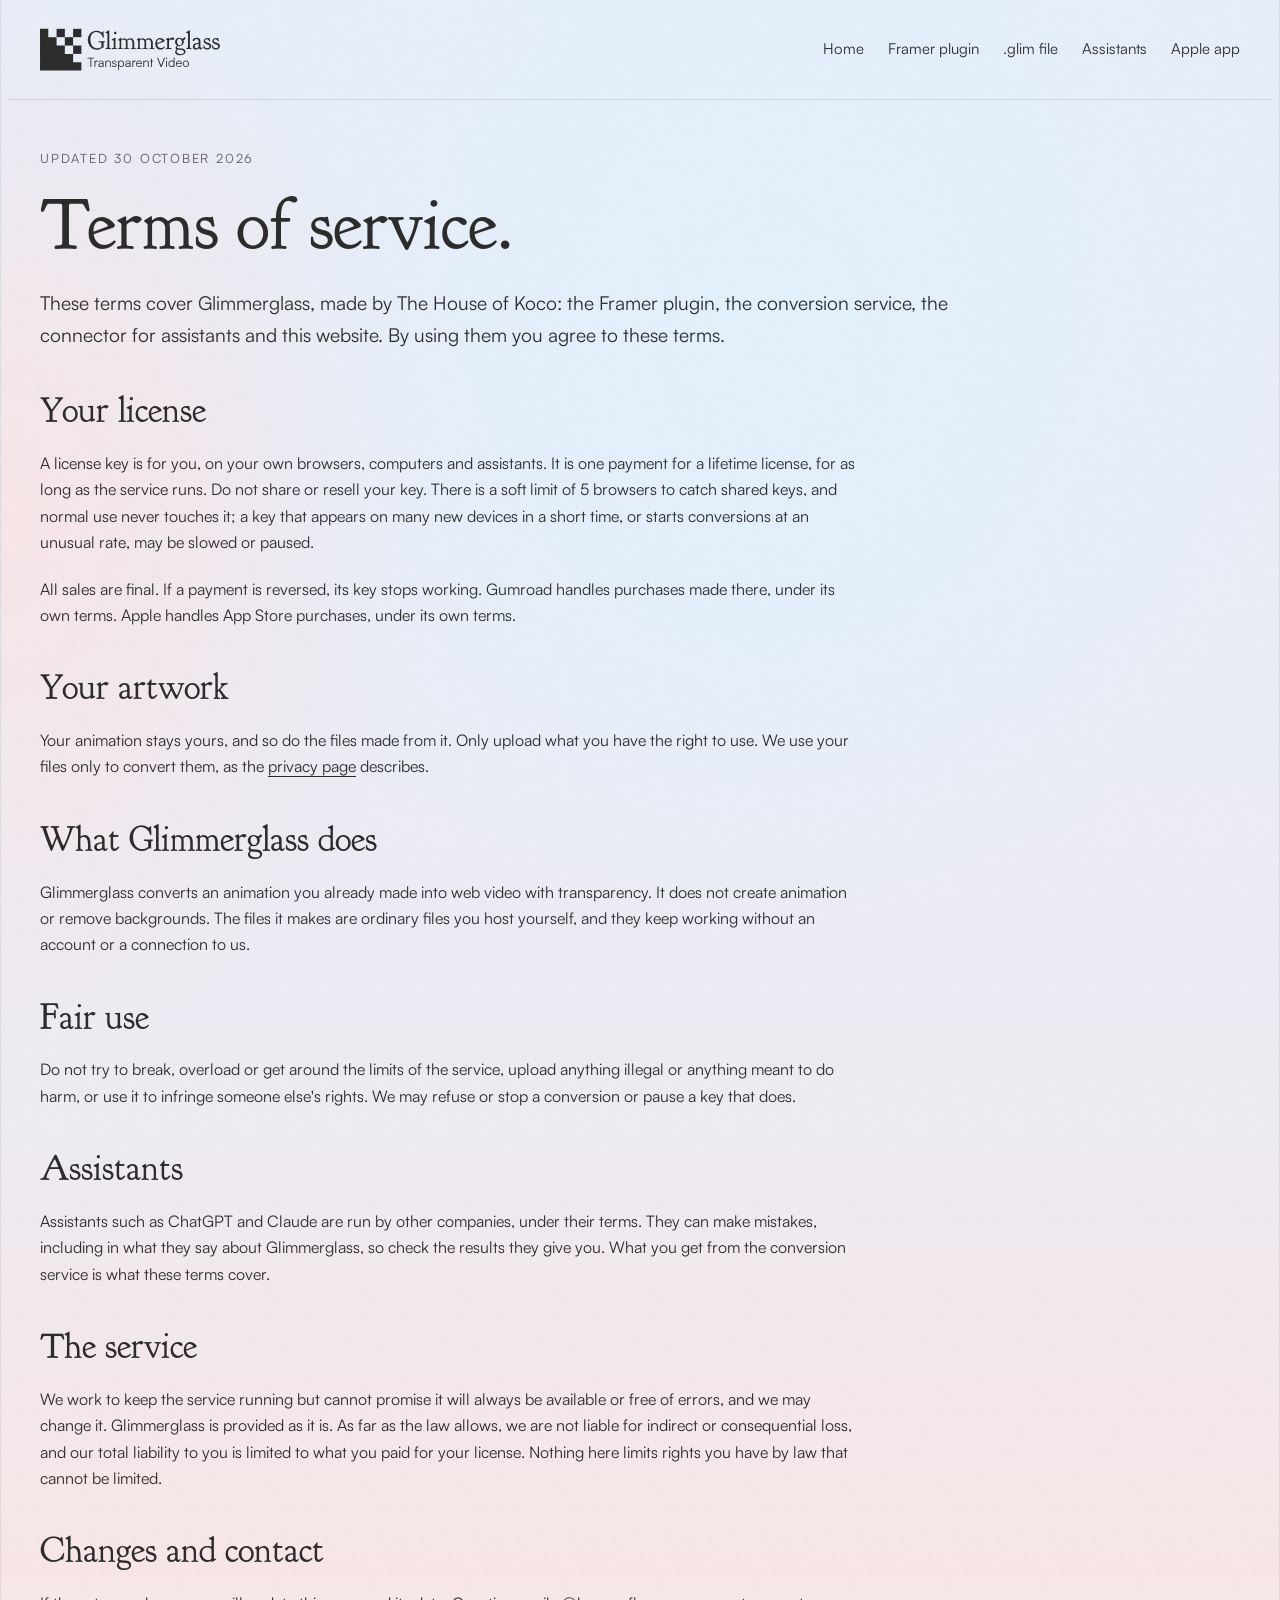
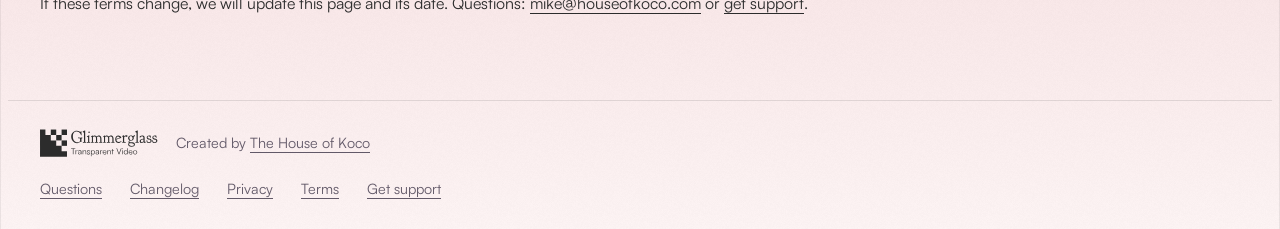
<file: terms.html>
<!doctype html><html lang="en"><head><meta charset="utf-8"><meta name="viewport" content="width=device-width,initial-scale=1"><title>Terms of service - Glimmerglass</title><meta name="description" content="The terms for using Glimmerglass: the license, your artwork, the conversion service and the assistant connector."><link rel="icon" href="assets/favicon.svg" type="image/svg+xml"><link rel="icon" href="assets/favicon-32.png" sizes="32x32" type="image/png"><link rel="apple-touch-icon" href="assets/apple-touch-icon.png"><link rel="canonical" href="https://glimmerglass.app/terms.html"><meta property="og:type" content="website"><meta property="og:site_name" content="Glimmerglass"><meta property="og:title" content="Terms of service - Glimmerglass"><meta property="og:description" content="The terms for using Glimmerglass: the license, your artwork, the conversion service and the assistant connector."><meta property="og:url" content="https://glimmerglass.app/terms.html"><meta property="og:image" content="https://glimmerglass.app/assets/link-preview.png"><meta property="og:image:width" content="1200"><meta property="og:image:height" content="630"><meta property="og:image:alt" content="The Glimmerglass logo, Transparent Video, with a cat asleep on top of the checkered mark"><meta name="twitter:card" content="summary_large_image"><link rel="preload" as="font" type="font/woff2" href="assets/GoudyBookletter1911.woff2" crossorigin><link rel="preload" as="font" type="font/woff2" href="assets/Satoshi-Regular.woff2" crossorigin><link rel="stylesheet" href="styles.css?v=da9833ffc9"></head><body class="framed"><div class="shell"><a class="skip" href="#main">Skip to content</a><header><a href="index.html" aria-label="Glimmerglass home"><img src="assets/logo.svg" alt="Glimmerglass" width="184" height="43"></a><nav aria-label="Main"><a href="index.html">Home</a><a href="framer.html">Framer plugin</a><a href="glim.html">.glim file</a><a href="connect.html">Assistants</a><a href="apple.html">Apple app</a></nav></header><script src="menu.js?v=cafbe2eea9"></script><main id="main" class="prose"><p class="eyebrow">Updated 30 October 2026</p><h1>Terms of service.</h1><p class="lead">These terms cover Glimmerglass, made by The House of Koco: the Framer plugin, the conversion service, the connector for assistants and this website. By using them you agree to these terms.</p>
<h2>Your license</h2><p>A license key is for you, on your own browsers, computers and assistants. It is one payment for a lifetime license, for as long as the service runs. Do not share or resell your key. There is a soft limit of 5 browsers to catch shared keys, and normal use never touches it; a key that appears on many new devices in a short time, or starts conversions at an unusual rate, may be slowed or paused.</p><p>All sales are final. If a payment is reversed, its key stops working. Gumroad handles purchases made there, under its own terms. Apple handles App Store purchases, under its own terms.</p>
<h2>Your artwork</h2><p>Your animation stays yours, and so do the files made from it. Only upload what you have the right to use. We use your files only to convert them, as the <a href="privacy.html">privacy page</a> describes.</p>
<h2>What Glimmerglass does</h2><p>Glimmerglass converts an animation you already made into web video with transparency. It does not create animation or remove backgrounds. The files it makes are ordinary files you host yourself, and they keep working without an account or a connection to us.</p>
<h2>Fair use</h2><p>Do not try to break, overload or get around the limits of the service, upload anything illegal or anything meant to do harm, or use it to infringe someone else's rights. We may refuse or stop a conversion or pause a key that does.</p>
<h2>Assistants</h2><p>Assistants such as ChatGPT and Claude are run by other companies, under their terms. They can make mistakes, including in what they say about Glimmerglass, so check the results they give you. What you get from the conversion service is what these terms cover.</p>
<h2>The service</h2><p>We work to keep the service running but cannot promise it will always be available or free of errors, and we may change it. Glimmerglass is provided as it is. As far as the law allows, we are not liable for indirect or consequential loss, and our total liability to you is limited to what you paid for your license. Nothing here limits rights you have by law that cannot be limited.</p>
<h2>Changes and contact</h2><p>If these terms change, we will update this page and its date. Questions: <a href="mailto:mike@houseofkoco.com">mike@houseofkoco.com</a> or <a href="index.html#support">get support</a>.</p></main></main></main><footer><span class="footer-brand"><img src="assets/logo.svg" alt="Glimmerglass" width="120" height="28"><span>Created by <a href="https://houseofkoco.com">The House of Koco</a></span></span><a href="guide.html">Questions</a><a href="changelog.html">Changelog</a><a href="privacy.html">Privacy</a><a href="terms.html">Terms</a><a href="index.html#support">Get support</a></footer></div></body></html>
</file>
<file: styles.css>
:root{--wash:url('assets/grain.webp') 0 0/96px 96px repeat,radial-gradient(42% 620px at 60% 330px,#e5f4ff 0%,#e7f2fe 40%,#e7f2fe00 100%) 0 0/100% 1100px no-repeat,radial-gradient(34% 560px at 0 520px,#fbe8ea 0%,#fbe8ea00 100%) 0 0/100% 1100px no-repeat,linear-gradient(180deg,#e9f1fc 0,#ecf0f9 600px,#f1eef5 1100px,#f1eef5 calc(100% - 700px),#fbe9ea calc(100% - 260px),#fff6f6 100%)}
@font-face{font-family:Satoshi;src:url('assets/Satoshi-Regular.woff2') format('woff2'),url('assets/Satoshi-Regular.otf') format('opentype');font-display:swap}@font-face{font-family:Satoshi;src:url('assets/Satoshi-Bold.woff2') format('woff2'),url('assets/Satoshi-Bold.otf') format('opentype');font-weight:700;font-display:swap}@font-face{font-family:Goudy;src:url('assets/GoudyBookletter1911.woff2') format('woff2'),url('assets/GoudyBookletter1911.otf') format('opentype');font-display:swap}
/* Size-matched fallbacks: while Satoshi and Goudy load, the system font is resized and its line metrics set to match them, so nothing moves when they swap in. Numbers from each font's average letter width and ascent/descent (Capsize method). Arimo and Gelasio share Arial's and Georgia's widths. */@font-face{font-family:'Satoshi Fallback';src:local('Arial'),local('ArialMT'),local('Arimo'),local('Arimo Regular'),local('Arimo-Regular');size-adjust:98.92%;ascent-override:102.10%;descent-override:24.26%;line-gap-override:10.11%}@font-face{font-family:'Satoshi Fallback';src:local('Arial Bold'),local('Arial-BoldMT'),local('Arimo Bold'),local('Arimo-Bold');font-weight:700;size-adjust:97.71%;ascent-override:103.36%;descent-override:24.56%;line-gap-override:10.23%}@font-face{font-family:'Satoshi Fallback Android';src:local('Roboto'),local('Roboto Regular'),local('Roboto-Regular');size-adjust:99.14%;ascent-override:101.88%;descent-override:24.21%;line-gap-override:10.09%}@font-face{font-family:'Satoshi Fallback Android';src:local('Roboto Bold'),local('Roboto-Bold');font-weight:700;size-adjust:103.73%;ascent-override:97.37%;descent-override:23.14%;line-gap-override:9.64%}@font-face{font-family:'Goudy Fallback';src:local('Georgia'),local('Gelasio'),local('Gelasio Regular'),local('Gelasio-Regular');size-adjust:88.38%;ascent-override:108.62%;descent-override:35.08%;line-gap-override:10.18%}@font-face{font-family:'Goudy Fallback Android';src:local('Noto Serif'),local('Noto Serif Regular'),local('NotoSerif'),local('NotoSerif-Regular');size-adjust:81.91%;ascent-override:117.20%;descent-override:37.85%;line-gap-override:10.99%}

:root{font-family:Satoshi,'Satoshi Fallback','Satoshi Fallback Android',system-ui,sans-serif;color:#2c2c2c;background:#f4f4fa;font-synthesis:none;color-scheme:light}*{box-sizing:border-box}body{margin:0;background:#f8f9fc;line-height:1.65}a{color:inherit;text-underline-offset:4px}a:hover{color:#574073}a:focus-visible,summary:focus-visible,button:focus-visible{outline:3px solid #635477;outline-offset:5px}.skip{position:absolute;top:-90px;left:16px}.skip:focus{top:8px;background:white;padding:10px;z-index:3}header,main,footer{max-width:1120px;margin:auto;padding:28px 32px}header{display:flex;align-items:center;justify-content:space-between;gap:24px;border-bottom:1px solid #2c2c2c20}header img{width:184px;height:auto;display:block}nav{display:flex;flex-wrap:wrap;gap:24px;font-size:.94rem}nav a{text-decoration:none}nav a[aria-current=page]{text-decoration:underline}main{padding-top:48px;padding-bottom:64px}h1,h2{font-family:Goudy,'Goudy Fallback','Goudy Fallback Android',Georgia,serif;font-weight:400;line-height:1.1}h1{font-size:clamp(2.7rem,6vw,4.5rem);margin:0 0 24px;max-width:720px}h2{font-size:2.2rem;margin:0 0 20px}h3{font-size:1.1rem;margin:24px 0 8px}p{margin:0 0 20px}.eyebrow{font-size:.8rem;letter-spacing:.14em;text-transform:uppercase;color:#625968;margin-bottom:16px}.lead{font-size:1.2rem;max-width:640px}.intro{display:grid;grid-template-columns:1.2fr .8fr;gap:48px;align-items:center;margin-bottom:48px}.intro figure{margin:0}.intro img{max-height:480px;display:block;max-width:100%;margin:auto;border-radius:16px;box-shadow:0 12px 48px #55476318}.intro figcaption{font-size:.8rem;color:#625968;text-align:center;margin-top:12px}.glass{background:#ffffffa6;border:1px solid #fff;border-radius:24px;padding:32px;margin:24px 0}.split{display:grid;grid-template-columns:1fr 1fr;gap:24px}.split .glass{margin:0}.button{display:inline-flex;padding:12px 22px;border-radius:8px;background:#444;color:white;text-decoration:none;font-weight:700;min-height:48px;align-items:center}.button:hover{background:#333;color:white}.secondary{background:white;color:#333;border:1px solid #2c2c2c33}.secondary:hover{background:#eee;color:#333}.actions{display:flex;flex-wrap:wrap;gap:12px;margin-top:24px}.note{font-size:.9rem;color:#625968}.prose{max-width:800px}.prose h2{margin-top:40px}.prose li{margin-bottom:14px;padding-left:4px}.prose ol{padding-left:24px}.step-detail{display:block;color:#625968;margin-top:4px}details{border-bottom:1px solid #2c2c2c22;padding:20px 0}summary{font-weight:700;cursor:pointer}details p{margin:16px 0 0;padding-left:20px}footer{font-size:.9rem;display:flex;flex-wrap:wrap;gap:24px;justify-content:space-between;align-items:center;border-top:1px solid #2c2c2c20;color:#625968}.contact{overflow-wrap:anywhere}code{font-size:.9em;overflow-wrap:anywhere}table{border-collapse:collapse;width:100%;margin:24px 0}th,td{text-align:left;padding:12px;border-bottom:1px solid #2c2c2c22}th{background:#ffffff80}.table-scroll{overflow:auto}.status{border-left:3px solid #766486;padding:8px 16px;margin:24px 0;max-width:650px;font-size:.94rem}@media(max-width:700px){header,main,footer{padding-left:22px;padding-right:22px}header{align-items:flex-start;flex-direction:column;gap:20px}header img{width:168px}nav{gap:20px}.intro,.split{grid-template-columns:1fr;gap:24px}.intro figure{display:none}.glass{padding:24px}main{padding-top:36px}h1{font-size:2.7rem}h2{font-size:2rem}}@media(prefers-reduced-motion:reduce){html{scroll-behavior:auto}}
.hero-intro{display:grid;grid-template-columns:1.1fr 1fr;gap:48px;align-items:end;margin:12px 0 36px}.hero-intro h1{margin-bottom:0}.hero-intro h1{font-size:clamp(2.2rem,5.6vw,4.5rem)}.hero-intro h1 span{display:block;white-space:nowrap}.hero-intro .lead{font-size:1.05rem}.hero-intro .lead{margin-bottom:0}.hero-film{margin:0 0 40px}.film-frame{position:relative;border-radius:24px;overflow:hidden;background:#d7c7d7;box-shadow:0 20px 60px #55476322;aspect-ratio:16/9}.film-frame video{display:block;width:100%;height:100%;object-fit:contain}.film-toggle{position:absolute;top:16px;right:16px;min-width:108px;min-height:44px;border:1px solid #ffffffa0;border-radius:24px;padding:10px 16px;background:#fffffff0;color:#2c2c2c;font:700 .85rem Satoshi,'Satoshi Fallback','Satoshi Fallback Android',system-ui;cursor:pointer;box-shadow:0 2px 12px #00000018}.film-toggle:hover{background:#fff}.film-toggle[hidden]{display:none}.hero-film figcaption{font-size:.85rem;color:#625968;margin:14px 4px}.hero-film figcaption span{font-weight:700;color:#2c2c2c;margin-right:8px}.workflow{list-style:none;padding:0;margin:0 0 32px;display:grid;grid-template-columns:repeat(3,1fr);gap:32px}.workflow li{border-top:1px solid #62596835;padding-top:18px}.step-number{font-size:.8rem;color:#625968;letter-spacing:.12em}.workflow h2{font-size:1.65rem;margin:12px 0}.workflow p{font-size:.95rem;margin:0}.product-preview{margin-top:64px}@media(max-width:700px){.hero-intro{grid-template-columns:1fr;gap:24px;margin-top:0}.hero-intro h1{font-size:clamp(2rem,10.5vw,2.7rem)}.hero-intro .actions{margin-top:20px}.film-frame{border-radius:16px}.film-toggle{top:10px;right:10px;min-width:96px;padding:8px 12px}.hero-film figcaption span{display:block}.workflow{grid-template-columns:1fr;gap:24px}.workflow li{display:grid;grid-template-columns:32px 1fr;column-gap:12px}.workflow h2{margin:0 0 10px}.workflow .step-number{padding-top:4px}.workflow p{grid-column:2}.product-preview{margin-top:40px}}
/* ---- the home page's shell: the whole page sits in a frame that never grows wider than 1440 px and clips what crosses its sides, so "off the page" is the same edge on every screen. The content column is at most 1200 px (plus 32 px padding); only the knights go outside it. */
body.framed{background:#f8f9fc}/* The page wash: a CSS sky at the top of every page and a warm glow at the bottom, each at a fixed size so nothing is stretched on a long page, over a small grain tile at its own size. */
.shell{max-width:1440px;margin:0 auto;min-height:100vh;overflow-x:clip;background:var(--wash);border-inline:1px solid #2c2c2c14}.shell header,.shell main,.shell footer{max-width:1264px}
/* ---- the hero: the film in its usual rounded box, and three knights (Glimmerglass conversions, played by the product's player) that appear in its last scene and ride out past its left edge. The riders' layer is open above and to the left and closed at the film's right edge and bottom, with the film's own corner radius drawn point by point so it stays open above the film where the lances stand out. */
.hero-stage{position:relative;overflow:visible;--r:24px}.riders{position:absolute;inset:0;pointer-events:none;z-index:2;clip-path:polygon(-3000px -300%,100% -300%,100% 0,calc(100% - var(--r)*1) calc(var(--r)*0),calc(100% - var(--r)*0.7412) calc(var(--r)*0.0341),calc(100% - var(--r)*0.5) calc(var(--r)*0.134),calc(100% - var(--r)*0.2929) calc(var(--r)*0.2929),calc(100% - var(--r)*0.134) calc(var(--r)*0.5),calc(100% - var(--r)*0.0341) calc(var(--r)*0.7412),calc(100% - var(--r)*0) calc(var(--r)*1),calc(100% - var(--r)*0) calc(100% - var(--r)*1),calc(100% - var(--r)*0.0341) calc(100% - var(--r)*0.7412),calc(100% - var(--r)*0.134) calc(100% - var(--r)*0.5),calc(100% - var(--r)*0.2929) calc(100% - var(--r)*0.2929),calc(100% - var(--r)*0.5) calc(100% - var(--r)*0.134),calc(100% - var(--r)*0.7412) calc(100% - var(--r)*0.0341),calc(100% - var(--r)*1) calc(100% - var(--r)*0),-3000px 100%)}.rider{position:absolute;left:0;bottom:0;height:130%;aspect-ratio:814/1000;opacity:0;will-change:transform,opacity}.hero-stage .film-toggle{z-index:3;top:auto;right:auto;left:16px;bottom:16px}@media(max-width:700px){.hero-stage{--r:16px}.hero-stage .film-toggle{left:10px;bottom:10px}}
/* ---- the buttons: "Inside Framer" is the one primary action; the App Store button waits, subdued, with a note on hover and focus ---- */
.soon-wrap{position:relative;display:inline-flex}.button.soon{background:none;color:#625968;border:1px solid #2c2c2c33;opacity:.6;cursor:default}.button.soon:hover{background:none;color:#625968}.soon-note{position:absolute;left:50%;bottom:calc(100% + 8px);transform:translateX(-50%);padding:6px 12px;border-radius:8px;background:#2c2c2c;color:#fff;font-size:.8rem;font-weight:700;white-space:nowrap;pointer-events:none;z-index:4}.soon-note::after{content:"";position:absolute;left:50%;top:100%;transform:translateX(-50%);border:5px solid transparent;border-top-color:#2c2c2c}.soon-note[hidden]{display:none}.price-line{font-size:.9rem;color:#625968;margin:14px 0 0}
/* ---- benefits: six cards in the site's card style, each with a small glossy picture (inline SVG, soft 3D lit from the top left, paint shared from one <defs> block), at a slight tilt that wiggles when the card is pointed at ---- */
.benefits{display:grid;grid-template-columns:repeat(3,1fr);gap:24px;margin:24px 0}.benefits .glass{margin:0;padding:28px}.benefits h2{font-size:1.65rem;margin:0 0 12px}.benefits p{font-size:.95rem;margin:0}.benefit-icon{display:block;width:72px;height:72px;margin:0 0 14px;overflow:visible;transform:rotate(var(--tilt,-5deg));transition:transform .35s cubic-bezier(.3,1.6,.5,1)}.benefits .glass:nth-child(2n) .benefit-icon{--tilt:4deg}.benefits .glass:nth-child(3n) .benefit-icon{--tilt:-3deg}.benefits .glass:hover .benefit-icon{transform:rotate(calc(var(--tilt,-5deg) * -1.4)) scale(1.1)}@media(prefers-reduced-motion:reduce){html:not(.motion-on) .benefit-icon{transition:none}html:not(.motion-on) .benefits .glass:hover .benefit-icon{transform:rotate(var(--tilt,-5deg))}}@media(max-width:960px){.benefits{grid-template-columns:repeat(2,1fr)}}@media(max-width:700px){.benefits{grid-template-columns:1fr}.benefits .glass{padding:24px}}


nav .nav-soon{position:relative;color:#9a9aa8;cursor:not-allowed;opacity:.75}
nav .nav-soon::after{content:attr(data-soon);position:absolute;left:50%;top:calc(100% + 6px);transform:translateX(-50%);background:#2c2c2c;color:#fff;font-size:.78rem;padding:4px 9px;border-radius:6px;white-space:nowrap;opacity:0;pointer-events:none;transition:opacity .15s}
nav .nav-soon:hover::after,nav .nav-soon:focus::after{opacity:1}
nav .nav-soon:focus-visible{outline:2px solid #122887;outline-offset:3px;border-radius:4px}
/* ---- the sky: a starry stage, two painted clouds drifting left to right at different depths (the far one behind the airship, the near one in front), and the airship .glim bobbing in the middle. Clouds travel across the stage's own width (container units); reduced motion holds them still. ---- */
.sky{margin:8px 0 48px}.sky-stage{position:relative;container-type:inline-size;aspect-ratio:1904/861;border-radius:24px;overflow:hidden;isolation:isolate;background:url('assets/sky/stars.webp') center/cover no-repeat #f7e0f3;box-shadow:0 20px 60px #55476322}.sky-ship{position:absolute;left:50%;bottom:14.14%;height:72.2%;aspect-ratio:298/480;transform-origin:46.46% 50.33%;z-index:2;animation:sky-bob 7s ease-in-out infinite}.sky-player{width:100%}.sky-cloud{position:absolute;left:0;height:auto;pointer-events:none;will-change:transform;animation:sky-drift linear infinite}.sky-cloud.far{z-index:1;top:22%;width:62%;animation-duration:70s;animation-delay:-20s}.sky-cloud.far.later{top:50%;width:48%;animation-duration:90s;animation-delay:-65s}.sky-cloud.near{z-index:3;top:52%;width:46%;animation-duration:38s;animation-delay:-24s}@keyframes sky-drift{from{transform:translateX(-100%)}to{transform:translateX(100cqw)}}@keyframes sky-bob{0%,100%{transform:translateX(-46.46%) rotate(-1.2deg)}50%{transform:translateX(-46.46%) translateY(-3.26%) rotate(1.2deg)}}@media(prefers-reduced-motion:reduce){html:not(.motion-on) .sky-ship{animation:none;transform:translateX(-46.46%)}html:not(.motion-on) .sky-cloud{animation:none}html:not(.motion-on) .sky-cloud.far{transform:translateX(-12%)}html:not(.motion-on) .sky-cloud.far.later{transform:translateX(62cqw)}html:not(.motion-on) .sky-cloud.near{transform:translateX(58cqw)}}@media(max-width:700px){.sky-stage{aspect-ratio:4/5;border-radius:16px}.sky-ship{height:66.05%;bottom:13.19%}.sky-cloud.far{width:120%}.sky-cloud.far.later{width:95%}.sky-cloud.near{width:90%;top:60%}}

/* ---- footer credit: the logo at a smaller size, and who made it ---- */
.footer-brand{display:inline-flex;flex-wrap:wrap;align-items:center;gap:8px 16px}.footer-brand img{display:block;width:120px;height:auto}
/* ---- closing band: one last nudge before support, in the card style, the same width as "Need a hand?" ---- */
.closing{display:flex;align-items:center;justify-content:space-between;gap:32px}.closing h2{margin:0 0 12px}.closing p{margin:0;max-width:640px}.closing .button{flex:none}@media(max-width:700px){.closing{flex-direction:column;align-items:flex-start;gap:20px}}
/* ---- inner pages (15-16 Oct): the home page's framed 1440 px shell on every page, the home container width, and body text held to a readable line ---- */
.prose p,.prose li,.prose .lead,.prose .step-detail,.prose .status{max-width:51.225em}.prose .cards p,.prose .cards li{max-width:none}
.page-hero{margin-top:12px;grid-template-columns:1.5fr 1fr}.buy-row{display:flex;flex-wrap:wrap;align-items:center;gap:20px}.price{font-family:Goudy,'Goudy Fallback','Goudy Fallback Android',Georgia,serif;font-size:2.6rem;line-height:1;margin:0}


.plugin-film{margin:0 0 40px}.film-placeholder{position:absolute;inset:0;margin:0;display:grid;place-items:center;padding:24px;text-align:center;font-weight:700;font-size:.95rem;color:#625968;background:linear-gradient(135deg,#efe9f7,#e6eefc)}
.cards{display:grid;gap:24px;margin:24px 0;align-items:start}.cards.three{grid-template-columns:repeat(3,1fr)}.cards.two{grid-template-columns:repeat(2,1fr)}.cards .glass{margin:0;padding:28px}.cards h2{font-size:1.65rem;margin:0 0 12px}.cards p,.cards li{font-size:.95rem}.cards ul{padding-left:20px;margin:0 0 16px}.cards li{margin-bottom:8px}.cards details:last-child{border-bottom:0}
.cards .glass:nth-child(2n) .benefit-icon{--tilt:4deg}.cards .glass:nth-child(3n) .benefit-icon{--tilt:-3deg}.cards .glass:hover .benefit-icon{transform:rotate(calc(var(--tilt,-5deg) * -1.4)) scale(1.1)}@media(prefers-reduced-motion:reduce){html:not(.motion-on) .cards .glass:hover .benefit-icon{transform:rotate(var(--tilt,-5deg))}}
.compare{margin:56px 0}.compare h2{margin:0 0 20px}.compare-grid{display:grid;grid-template-columns:1fr 1fr;gap:24px}.compare figure{margin:0}.compare-stage{display:flex;align-items:flex-end;justify-content:center;aspect-ratio:4/3;border-radius:24px;overflow:hidden;background:url('assets/grain.webp') 0 0/96px 96px,radial-gradient(70% 70% at 55% 35%,#e5f4ff,#e5f4ff00),linear-gradient(180deg,#eaf0fb,#fbe9ea 80%,#fff6f6);box-shadow:inset 0 0 0 1px #2c2c2c14}.compare-stage video,.compare-player{display:block;width:44%;height:auto}.compare-player{position:relative}.compare figcaption{font-size:.9rem;color:#625968;margin:12px 4px 0}.compare figcaption strong{color:#2c2c2c;margin-right:6px}

@media(max-width:960px){.cards.three{grid-template-columns:1fr 1fr}}
@media(max-width:700px){.cards.three,.cards.two{grid-template-columns:1fr}.cards .glass{padding:24px}.page-hero h1{font-size:clamp(1.75rem,9.2vw,2.7rem)}.compare-grid{gap:12px}.compare-stage{aspect-ratio:3/4;border-radius:16px}.compare-stage video,.compare-player{width:76%}.compare figcaption{font-size:.82rem}.compare figcaption strong{display:block}}
/* Framer page, second pass: an ampersand in body text is set in the heading face, whose ampersand is the one worth showing; full-width help cards split into two columns inside */
.cards.three{align-items:stretch}.cards.stack{grid-template-columns:1fr}.wide-cols{display:grid;grid-template-columns:1fr 1fr;gap:16px 48px;align-items:start}.wide-cols>:first-child{align-self:center}.wide-cols details:last-child{border-bottom:0}.contact-block h3{margin:20px 0 8px}.contact-block p{max-width:none}@media(max-width:700px){.wide-cols{grid-template-columns:1fr}}
/* ---- the .glim page (16 Oct): an argument in sections, in the site's card style. card-head puts the icon beside the heading; .amp sets an ampersand in the heading face ---- */
.card-head{display:flex;align-items:center;gap:14px;margin:0 0 14px}.card-head .benefit-icon{width:48px;height:48px;margin:0;flex:none}.card-head h2{margin:0}
.glim-page .section-title{margin:56px 0 20px}.glim-page .lead{margin-bottom:40px}
.glim-problem{display:grid;grid-template-columns:1.2fr 1fr;gap:48px;align-items:start;margin:0 0 16px}.glim-problem h2{margin-top:0}.glim-problem h3{margin:24px 0 6px}.glim-demo{margin:0;position:sticky;top:24px}.glim-demo .compare-stage{aspect-ratio:1/1}.demo-player{position:relative;width:52%}.glim-demo figcaption{font-size:.9rem;color:#625968;margin:12px 4px 0}
.cards.four{grid-template-columns:repeat(4,1fr)}.cards.four .card-head{flex-direction:column;align-items:flex-start;gap:10px}
.glim-inside,.glim-page #proof{margin:40px 0}.glim-contents{list-style:none;padding:0;margin:0}.glim-contents li{display:grid;grid-template-columns:9em 1fr;gap:12px;padding:10px 0;border-bottom:1px solid #2c2c2c18;max-width:none}.glim-contents li:last-child{border-bottom:0}.glim-contents li span:first-child{font-weight:700}.glim-inside h3,.glim-page #proof h3{margin:0 0 10px}
.glim-page pre{background:#2c2c2c;color:#f4f4fa;border-radius:12px;padding:16px;overflow:auto;font-size:.8rem;line-height:1.5;margin:0 0 16px}.glim-page pre code{overflow-wrap:normal}
@media(max-width:1100px){.cards.four{grid-template-columns:1fr 1fr}}@media(max-width:860px){.glim-problem{grid-template-columns:1fr;gap:24px}.glim-demo{position:static}}@media(max-width:700px){.cards.four{grid-template-columns:1fr}.cards.four .card-head{flex-direction:row;align-items:center}.glim-contents li{grid-template-columns:1fr;gap:2px}}
.glim-page .cards{align-items:stretch}
.cards>*{min-width:0}
/* Framer page cards, third pass: icon inline with the heading, top-aligned columns, no padding-out of empty space */
.cards.three .card-link{margin:4px 0 0}.cards ul.tight li{margin-bottom:4px}.wide-cols>div>:first-child{margin-top:0;padding-top:0}.wide-cols details:first-child summary{margin-top:0}.contact-block h3{margin-top:0}.wide-cols p:last-child{margin-bottom:0}
@media(min-width:701px) and (max-width:960px){#controls{grid-column:1/-1}#controls ul.tight,#editor ul.tight{columns:2;column-gap:40px}#controls ul.tight li,#editor ul.tight li{break-inside:avoid}}@media(max-width:700px){.wide-cols{gap:24px}}
/* ---- the Framer page hero (story.js), laid out from the owner's Figma frame: one statement in the heading face at a size tied to its column (5.77% of it, about 70 px on a desktop), so it wraps as drawn.
   Each picture is an .obj: a fixed advance on the line with the picture (.vis) drawn around it, so pictures overlap the gaps between lines and never push the copy. Sizes and offsets are in em, measured from the frame. ---- */
.story{position:relative;container-type:inline-size;padding:0 0 56px;margin-top:-20px}
.story-text{font-size:clamp(1.3rem,5.98cqi,4.6rem);line-height:1.4;margin:0;max-width:15.8em;font-weight:400;color:#353535}
.story .s{transition:opacity .9s ease,filter .9s ease}
.story.playing:not(.done) .s:not(.in):not([data-at="0"]),html.motion-on .story:not(.playing):not(.done):not(.static) .s:not([data-at="0"]){opacity:0;filter:blur(8px)}
.story .grey{color:#868795}.story .purple{color:#5b1267}
.story .caps{font-size:.64em;letter-spacing:.06em;text-transform:uppercase;vertical-align:.5em;line-height:0}
.obj{position:relative;display:inline-block;width:var(--w);height:.6em;vertical-align:baseline}
.obj>.vis{position:absolute;left:var(--x,0);bottom:var(--b,0);width:var(--vw);height:var(--vh);display:block}
.o-flourish{--w:1.55em;--x:.02em;--b:-.03em;--vw:1.52em;--vh:.93em}.flourish{object-fit:contain}
.framer{display:inline-block;white-space:nowrap;transform:rotate(-2deg);transform-origin:0 70%;margin-right:.1em}
.framer-mark{display:inline-block;width:.71em;height:1.07em;vertical-align:-.32em;margin-right:.46em}
.framer-type{font:700 .92em/1 Satoshi,'Satoshi Fallback','Satoshi Fallback Android',system-ui,sans-serif;letter-spacing:-.025em}
.o-hmm{--w:.82em;--x:-.8em;--b:-.1em;--vw:1.67em;--vh:1.15em}.o-hmm .vis{overflow:visible}.o-hmm text{font:30px Goudy,'Goudy Fallback','Goudy Fallback Android',Georgia,serif;fill:#868795}
.o-safari{--w:1.36em;--x:.02em;--b:-.24em;--vw:1.3em;--vh:1.3em}.o-safari .vis{transform:rotate(-5deg);filter:drop-shadow(0 .03em .06em #2c2c2c22)}
.o-box{--w:1.5em;--x:.02em;--b:-.62em;--vw:1.45em;--vh:1.83em}.o-box .vis{background:#000;border-radius:.09em;overflow:hidden;transform:rotate(-3deg)}.o-box video{display:block;width:100%;height:100%;object-fit:cover}
.ugh{position:absolute;left:5.5em;bottom:2.2em;font-size:.31em;line-height:1;color:#868795;transform:rotate(-20deg);transform-origin:0 100%;white-space:nowrap}
.gg{display:inline-block}.gg img{display:inline-block;height:1.19em;width:auto;vertical-align:-.27em}
.o-squirrel{--w:1.29em;--x:-.46em;--b:-.8em;--vw:2.35em;--vh:2.35em}
.sword-line{display:block;margin-top:1.2em;padding-bottom:.75em}
.o-sword{--w:2.86em;--x:.1em;--b:-1em;--vw:2.68em;--vh:3em}
.sword-tile{border-radius:.3em;overflow:hidden;box-shadow:inset 0 0 0 .025em #fff;transform:rotate(2deg)}
.sword-player{position:absolute;right:0;bottom:0;display:block;width:92.2%;height:94%}
.clip-words{position:absolute;width:1px;height:1px;overflow:hidden;clip:rect(0 0 0 0);white-space:nowrap}
.obj.as-words{width:auto;height:auto;vertical-align:baseline}.obj.inline-clip.as-words{display:inline}.obj.inline-clip.as-words .clip-words::before{content:" "}.obj.as-words .clip-words{position:static;width:auto;height:auto;clip:auto;white-space:normal}.obj.as-words .vis,.obj.as-words .ugh{display:none}
.clip-a.glitch .vis{animation:story-glitch .5s steps(2,end) 1}
@keyframes story-glitch{0%{transform:rotate(-3deg)}20%{transform:rotate(-3deg) translate(-.05em,.02em);clip-path:inset(12% 0 38% 0)}40%{transform:rotate(-3deg) translate(.05em,-.02em);clip-path:inset(48% 0 6% 0)}60%{transform:rotate(-3deg);clip-path:none;filter:hue-rotate(60deg) saturate(1.6)}100%{transform:rotate(-3deg);filter:none}}
.story-buy{display:flex;flex-direction:column;align-items:stretch;width:100%;max-width:260px;margin-top:20px;padding:20px 20px 22px;background:#fff;border-radius:16px}.story-buy .button{justify-content:center}.story-buy .price{font-size:3rem}.story-buy .price-line{font-family:Goudy,'Goudy Fallback','Goudy Fallback Android',Georgia,serif;font-size:1.5rem;line-height:1.25;color:#2c2c2c;margin:6px 0 18px}
@media(max-width:700px){.story{padding-bottom:32px;margin-top:0}.story-text{font-size:clamp(1.3rem,7.3vw,2.1rem);line-height:1.5;max-width:none}}
@media(min-width:360px) and (max-width:700px){.sword-line{white-space:nowrap}}
/* ---- the Apple app page's story (same hero, story.js): a second paragraph (.para) starts on its own line; the crunchy GIF sits like the black box.
   Device slots follow Apple's marketing rules for product images: the bezel PNG (.device-bezel) is drawn as is, on top, with no filter, shadow, tilt, crop
   or motion of its own, so a sentence holding one fades in without the blur; the screen picture (.device-screen) sits under it, inside the screen rect only.
   To fit a bezel: set --ar to the PNG's width / height and --sx, --sy, --sw, --sh to its screen opening (percent of the PNG), --sr to the screen's corners.
   The slot's advance carries its own space before the picture. Until the frames arrive a slot is .pending: not shown at all (no words, no space), so nothing unframed appears. ---- */
.story .para{display:block;margin-top:.9em}
.story .s.device-line{transition:opacity .9s ease}.story.playing:not(.done) .s.device-line:not(.in){filter:none}
.apple-story .o-box{--w:1.56em;--x:.12em;--vw:1.32em;--vh:1.66em;--b:-.64em}.apple-story .o-box .vis{transform:rotate(-6deg)}.apple-story .clip-a.glitch .vis{animation-name:story-glitch-apple}@keyframes story-glitch-apple{0%{transform:rotate(-6deg)}20%{transform:rotate(-6deg) translate(-.05em,.02em);clip-path:inset(12% 0 38% 0)}40%{transform:rotate(-6deg) translate(.05em,-.02em);clip-path:inset(48% 0 6% 0)}60%{transform:rotate(-6deg);clip-path:none;filter:hue-rotate(60deg) saturate(1.6)}100%{transform:rotate(-6deg);filter:none}}.apple-story .clip-still{position:absolute;inset:0;display:block;width:100%;height:100%;object-fit:cover}.apple-story .o-box video{position:relative}.apple-story .still-only video,.apple-story .still-only img.gif{visibility:hidden}.o-gif{--w:1.5em;--x:.04em;--b:-.5em;--vw:1.4em;--vh:1.4em}.o-gif .vis{transform:rotate(4deg)}.o-gif img{display:block;width:100%;height:100%;image-rendering:pixelated}
.device-slot{--vw:calc(var(--vh) * var(--ar));--w:calc(var(--vw) + .35em);--x:.28em}
/* Tilted at the owner's decision (6 Nov 2026), knowing Apple's marketing guidelines ask for upright product images (flagged 23 Oct). */
.device-slot,.film-device{--device-tilt:0deg}.apple-story .o-iphone{--device-tilt:-6deg}.apple-story .devices .o-ipad{--device-tilt:5deg}.apple-story .o-ipad-play{--device-tilt:-4deg}.device-slot .vis,.film-device{transform:rotate(var(--device-tilt));filter:none}
/* The devices are inline boxes centred on their line (owner, 6 Nov 2026): negative margins let them reach a little into the space between
   lines, so the line grows only a little; gaps beside them are tight. iPhone and iPad stay on one line together (.devices). */
.apple-story .device-slot{--vh:2.5em;--b:0;--w:calc(var(--vw) + .3em);--x:.15em;height:var(--vh);vertical-align:middle;margin:-.2em 0 -.3em}.apple-story .keep{white-space:nowrap}.apple-story .devices{white-space:nowrap}
@media(max-width:700px){.apple-story .device-slot{--vh:2.3em;margin:-.16em 0 -.26em}}
.app-film{display:flex;justify-content:center;margin:8px 0 48px}.film-device{position:relative;display:block;width:min(400px,72vw);aspect-ratio:var(--ar)}
.device-screen{position:absolute;left:var(--sx);top:var(--sy);width:var(--sw);height:var(--sh);border-radius:var(--sr);overflow:hidden;background:var(--screen,#000)}
.device-screen>img,.device-screen>video{position:absolute;inset:0;display:block;width:100%;height:100%;object-fit:cover}.device-screen>.screen-player{position:absolute;left:4%;bottom:-4.7%;width:92%;aspect-ratio:1}.device-screen>.screen-player img{display:block;width:100%;height:100%}
.device-bezel{position:absolute;inset:0;display:block;width:100%;height:100%;pointer-events:none}
/* iPhone 18 Pro Max bezel (1470 x 3000): screen hole 1320 x 2868 at 75, 66, measured from its alpha; the rect bleeds .1 to .2% under the frame so no hairline shows at the scaled edge. */
.o-iphone{--ar:.49;--sx:4.902%;--sy:2.1%;--sw:90.196%;--sh:95.8%;--sr:13.64%/6.28%}
/* iPad Pro 13" M5 bezel (2300 x 3000): screen hole 2064 x 2752 at 118, 124, measured the same way. */
.o-ipad{--ar:.76667;--sx:4.93%;--sy:3.983%;--sw:90.139%;--sh:92.033%;--sr:2.42%/1.82%}.o-ipad-play{--screen:#f6f4fb}
.story-buy .button[aria-disabled="true"]{cursor:default;opacity:.75}.story-buy .button[aria-disabled="true"]:hover{background:#444}.cta-note{margin:10px 0 0;font-size:.85rem;color:#625968;text-align:center}
.licenses details p,.licenses pre{padding-left:20px}.licenses pre{white-space:pre;overflow-x:auto;font-size:.8rem;line-height:1.5;margin:16px 0 0;max-width:75ch;color:#4a4550}

/* Motion off (the footer switch) holds the same things still as the system setting does. */
html.still .benefit-icon{transition:none}html.still .benefits .glass:hover .benefit-icon{transform:rotate(var(--tilt,-5deg))}html.still .sky-ship{animation:none;transform:translateX(-46.46%)}html.still .sky-cloud{animation:none}html.still .sky-cloud.far{transform:translateX(-12%)}html.still .sky-cloud.far.later{transform:translateX(62cqw)}html.still .sky-cloud.near{transform:translateX(58cqw)}html.still .cards .glass:hover .benefit-icon{transform:rotate(var(--tilt,-5deg))}
/* Reduce Motion is answered once for the site (motion.js): this note offers the animations back, and every page with motion has a switch in its footer. */
.motion-note{position:fixed;right:20px;bottom:20px;z-index:50;max-width:340px;padding:18px 20px;border-radius:18px;background:#fffffff2;color:#2c2c2c;box-shadow:0 12px 40px #3d2f5a30;border:1px solid #2c2c2c14;font-size:.92rem;line-height:1.45}.motion-note p{margin:0 0 14px}.motion-note strong{display:block;font-size:1rem;margin-bottom:2px}.motion-note-actions{display:flex;align-items:center;gap:14px;flex-wrap:wrap}.motion-note .button{min-height:40px;padding:8px 16px;font-size:.88rem}.motion-later{border:0;background:none;padding:8px 4px;color:#625968;font:700 .88rem Satoshi,'Satoshi Fallback','Satoshi Fallback Android',system-ui;cursor:pointer}.motion-later:hover{color:#2c2c2c}@media(max-width:700px){.motion-note{left:12px;right:12px;bottom:12px;max-width:none}}
.motion-toggle{border:1px solid #2c2c2c26;border-radius:999px;background:none;padding:6px 14px;color:#625968;font:700 .82rem Satoshi,'Satoshi Fallback','Satoshi Fallback Android',system-ui;cursor:pointer;white-space:nowrap}.motion-toggle:hover{color:#2c2c2c;border-color:#2c2c2c55}.motion-toggle[aria-pressed="true"]::before{content:"";display:inline-block;width:7px;height:7px;border-radius:50%;background:#5b1267;margin-right:7px;vertical-align:1px}.motion-toggle[aria-pressed="false"]::before{content:"";display:inline-block;width:7px;height:7px;border-radius:50%;border:1.5px solid #625968;box-sizing:border-box;margin-right:7px;vertical-align:1px}
/* Nav: Home first, the Apple app (coming soon) last, its note anchored to the right edge. */
nav .nav-soon:last-child::after{left:auto;right:0;transform:none}
/* Home's closing card: copy and button left-aligned and centred top to bottom; the pilot (a bust) stands on the
   card's bottom edge at the right, as if rising from behind it. More space above it than between the feature cards. */
.closing{position:relative;display:flex;align-items:center;min-height:480px;margin:72px 0 24px;padding:56px 50% 56px 40px;overflow:hidden}
.closing .closing-copy{max-width:460px}.closing .closing-copy p{margin:0 0 28px}.closing .button{flex:none}
.closing-art{position:absolute;right:3%;bottom:0;width:min(48%,580px);aspect-ratio:640/520;pointer-events:none}
@media(max-width:700px){.closing{display:block;min-height:0;margin:48px 0 24px;padding:36px 24px 0}.closing-art{position:relative;right:auto;bottom:auto;width:100%;margin:24px 0 0}}
/* The questions-and-answers guide: its one code example styled like the .glim page's. */
.guide pre{background:#2c2c2c;color:#f4f4fa;border-radius:12px;padding:16px;overflow:auto;font-size:.8rem;line-height:1.5;margin:0 0 16px}.guide pre code{overflow-wrap:normal}.guide section.glass h2{font-size:1.65rem}
.changelog ul{padding-left:24px}.changelog section{margin-top:24px}.changelog h2{margin-top:0}
/* The Apple surfaces side by side at one height: each figure's share of the row is its image's width-to-height ratio. */
.changelog-shots{display:flex;gap:16px;align-items:flex-start;margin:20px 0}.changelog-shots figure{margin:0;min-width:0}.changelog-shots img{display:block;width:100%;height:auto;border-radius:12px}.changelog-shots figcaption{margin-top:8px;font-size:.85rem;text-align:center}.changelog-shots .tall{flex:460 1 0}.changelog-shots .duo{flex:687 1 0}.changelog-shots .pad{flex:750 1 0}.changelog-shots .mac{flex:1600 1 0}
@media(max-width:700px){.changelog-shots{flex-wrap:wrap}.changelog-shots figure{flex:1 1 calc(50% - 8px)}.changelog-shots .mac{flex-basis:100%}}
/* The phone menu (menu.js, 29 Oct): up to 700 px the header's links fold behind a "Menu" button in the motion switch's pill style; open, they stack below the logo as full-width rows. Wider screens keep the row of links and never show the button. */
.menu-toggle{display:none;align-items:center;gap:10px;min-height:44px;padding:8px 16px;border:1px solid #2c2c2c26;border-radius:999px;background:#ffffffa6;color:#2c2c2c;font:700 .9rem Satoshi,'Satoshi Fallback','Satoshi Fallback Android',system-ui,sans-serif;cursor:pointer}.menu-toggle:hover{border-color:#2c2c2c55}
.menu-icon{position:relative;display:block;width:16px;height:10px;border-block:2px solid currentColor}.menu-icon::before{content:"";position:absolute;left:0;right:0;top:50%;height:2px;margin-top:-1px;background:currentColor}
.menu-open .menu-icon{border-block-color:transparent}.menu-open .menu-icon::before,.menu-open .menu-icon::after{content:"";position:absolute;left:0;right:0;top:50%;height:2px;margin-top:-1px;background:currentColor;transform:rotate(45deg)}.menu-open .menu-icon::after{transform:rotate(-45deg)}
@media(max-width:700px){header.has-menu{flex-direction:row;flex-wrap:wrap;align-items:center;gap:0 16px}.has-menu .menu-toggle{display:inline-flex}
.has-menu nav{display:none;flex-basis:100%;flex-direction:column;gap:0;margin-top:16px;font-size:1rem}.menu-open nav{display:flex;animation:menu-in .18s ease-out}
.has-menu nav>*{display:flex;align-items:center;min-height:48px;border-top:1px solid #2c2c2c14}
.has-menu nav .nav-soon::after,.has-menu nav .nav-soon:last-child::after{position:static;transform:none;opacity:1;margin-left:10px;padding:0;background:none;color:inherit;font-size:.8rem;transition:none}}
@keyframes menu-in{from{opacity:0;transform:translateY(-6px)}}
@media(prefers-reduced-motion:reduce){html:not(.motion-on) .menu-open nav{animation:none}}html.still .menu-open nav{animation:none}

/* ---- the home hero (owner's mockup, 1 Nov 2026): three panes of glass, each holding a .glim, that a visitor can pick up and move (glass.js). Sizes are in units of one pane (--pane), measured from the mockup, where a pane is 505 px across 1512. The artwork tilts with its pane. The outline is a gradient, white at the top to the owner's #b0bfd0 at the bottom, and heavier at the bottom, as in the mockup. ---- */
.glass-hero{text-align:center;margin:-16px 0 72px}.glass-hero h1{max-width:none;margin:0 auto;font-size:clamp(2.4rem,4.9vw,4.5rem)}.glass-hero h1 span{display:block}.glass-hero .actions{justify-content:center;gap:24px;margin-top:28px}.glass-hero .button,.glass-hero .button.soon{position:relative;justify-content:center;width:180px;min-height:0;aspect-ratio:2.3301;padding:0 8px;font-size:.9375rem;line-height:1.2;text-align:center;border:0;border-radius:10px;background:linear-gradient(160deg,#ffffffeb,#ffffffc2);color:#2c2c2c;-webkit-backdrop-filter:blur(6px);backdrop-filter:blur(6px);box-shadow:0 10px 24px #5547631f;transition:transform .2s ease,box-shadow .2s ease}
.glass-hero .button:hover{background:linear-gradient(160deg,#ffffffeb,#ffffffc2);color:#2c2c2c}.glass-hero .button.soon{color:#625968;opacity:.6}.glass-hero .button.soon:hover{background:linear-gradient(160deg,#ffffffeb,#ffffffc2);color:#625968}
.glass-hero .button::after{content:"";position:absolute;inset:0;border-radius:inherit;padding:1.5px 1.5px 2.5px;background:linear-gradient(180deg,#fff 0%,#dad9e0 50%,#b0bfd0 100%);-webkit-mask:linear-gradient(#000 0 0) content-box,linear-gradient(#000 0 0);-webkit-mask-composite:xor;mask:linear-gradient(#000 0 0) content-box exclude,linear-gradient(#000 0 0);pointer-events:none}
@media(hover:hover){.glass-hero .button:not(.soon):hover{transform:translateY(-3px) rotate(-1.5deg);box-shadow:0 16px 32px #55476333}}.glass-hero .button:not(.soon):active{transform:translateY(-1px) rotate(-.5deg)}@media(hover:hover){.glass-hero .button[href*="apps.apple.com"]:hover{transform:translateY(-3px) rotate(1.5deg)}}.glass-hero .button[href*="apps.apple.com"]:active{transform:translateY(-1px) rotate(.5deg)}html.still .glass-hero .button:not(.soon):hover,html.still .glass-hero .button:not(.soon):active{transform:none}
.button-burst{position:absolute;inset:0;z-index:-1;display:block;border-radius:inherit;overflow:hidden;pointer-events:none}html.still .button-burst{display:none}
.panes{--pane:min(33.4vw,505px,max(300px,calc((100svh - 452px)/1.2)));position:relative;z-index:3;height:calc(var(--pane)*1.2);margin-top:40px}
.pane{--r:0deg;position:absolute;left:calc(50% + var(--pane)*(var(--x) - .5));top:calc(var(--pane)*var(--y));width:var(--pane);height:var(--pane);border-radius:calc(var(--pane)*.095);background:linear-gradient(160deg,#ffffff40,#ffffff14);-webkit-backdrop-filter:blur(6px);backdrop-filter:blur(6px);box-shadow:0 24px 60px #55476318;transform:translate(var(--dx,0),var(--dy,0)) rotate(var(--r));will-change:transform;cursor:grab;touch-action:pan-y pinch-zoom;user-select:none;-webkit-user-select:none;-webkit-touch-callout:none;transition:scale .18s ease,box-shadow .18s ease}
.pane:focus-visible{outline:2px solid #2c2c2c;outline-offset:4px}.pane.held{cursor:grabbing;scale:1.02;box-shadow:0 40px 90px #55476330}
.pane::after{content:"";position:absolute;inset:0;border-radius:inherit;padding:2px 2px max(2px,calc(var(--pane)*.009));background:linear-gradient(180deg,#fff 0%,#dad9e0 50%,#b0bfd0 100%);-webkit-mask:linear-gradient(#000 0 0) content-box,linear-gradient(#000 0 0);-webkit-mask-composite:xor;mask:linear-gradient(#000 0 0) content-box exclude,linear-gradient(#000 0 0);pointer-events:none}
.pane-clip{position:absolute;inset:0;border-radius:inherit;overflow:hidden}
.pane-art{position:absolute;inset:0;pointer-events:none}.pane-art img,.pane-art video{pointer-events:none;-webkit-user-drag:none}
.pane-knight{--x:-.667;--y:.1;--r:-7.5deg;z-index:3}.pane-knight .pane-art{inset:auto;left:-21%;top:-11%;width:150%;aspect-ratio:1}
.pane-brush{--x:0;--y:0;z-index:2}
.pane-tree{--x:.69;--y:.11;--r:7.5deg;z-index:1}
.hero-intro{display:block}.how-title{font-size:clamp(2rem,3.6vw,3.25rem);margin:0}.hero-intro .lead{margin-top:16px}
@media(max-width:700px){.glass-hero{margin-bottom:48px}.glass-hero .actions{gap:12px}.panes{--pane:62vw;height:calc(var(--pane)*2.05);margin-top:28px}.pane-knight{--x:-.26;--y:.04}.pane-brush{--x:.26;--y:.56}.pane-tree{--x:-.2;--y:1.04}}
/* Assistants page: each assistant's instructions beside a capture of Glimmerglass working in it, shown near its real size so
   the chat can be read; a click opens the capture on its own. Under 1100px the capture goes below its text. */
.in-chat{display:grid;grid-template-columns:minmax(0,1fr) minmax(0,720px);gap:40px;align-items:center;margin-top:48px}.in-chat h2{margin-top:0}.in-chat figure{display:block;margin:0}.in-chat figure a{display:block;cursor:zoom-in}.in-chat img{display:block;width:100%;height:auto;border-radius:16px;border:1px solid #fff;background:#fff;box-shadow:0 14px 36px #3a2c5a1f}.in-chat figcaption{margin:10px 0 0}
.in-chat.flip{grid-template-columns:minmax(0,720px) minmax(0,1fr)}.in-chat.flip figure{order:-1}
@media(max-width:1100px){.in-chat,.in-chat.flip{grid-template-columns:minmax(0,820px);gap:20px}.in-chat.flip figure{order:0}}
/* Room between the page's sections: each heading, and each assistant with its capture, starts well clear of the one before. */
.assistants>h2,.assistants .in-chat{margin-top:104px}.assistants>h2+ul,.assistants>h2+pre{margin-top:20px}.assistants>pre+p{margin-top:72px}
@media(max-width:700px){.assistants>h2,.assistants .in-chat{margin-top:64px}.assistants>pre+p{margin-top:48px}}
/* The Assistants hero (assistants.js), laid out like the Framer page's story above and sharing its .story, .s and .obj
   rules, with one difference: the houses are big enough to watch, so each takes real room in its line (the line grows
   to fit it) instead of being drawn over the lines around it. The houses are whole 816 x 1200 frames as the converter
   gives them, art and transparent margin alike, so .vis keeps that frame (0.68 wide) and is shifted so only the painted
   house fills the .obj: --ax and --ab are the art's left and bottom margins, --aw and --ah its width and height, as
   fractions of the frame. */
.house-story .story-text{line-height:1.55}
.house-story{padding-top:.5em}
.o-house{--vh:3.6em}
.o-house.obj{width:calc(var(--vh)*.68*var(--aw));height:calc(var(--vh)*var(--ah));vertical-align:-.22em;margin:0 .08em}
.o-house.obj>.vis{left:calc(var(--vh)*-.68*var(--ax));bottom:calc(var(--vh)*-1*var(--ab));width:calc(var(--vh)*.68);height:var(--vh)}
.o-house .vis img{display:block;width:100%;height:100%}
.o-rose{--ax:.096;--aw:.839;--ab:.041;--ah:.934}
/* The bakeries lead and the words follow: like the Framer page's pictures, a bakery keeps only a short box in its
   line, so the line keeps its height and the bakery is drawn up over the line above, in front of it. */
.o-rose.obj{height:.6em;vertical-align:baseline;margin:0 .1em}
.o-rose.obj>.vis{bottom:calc(.32em - var(--vh)*(var(--ab) + var(--ah)/2))}
.o-rose{--vh:2.6em}
.o-ochre{--ax:.222;--aw:.631;--ab:.048;--ah:.908}
.o-lavender{--ax:.202;--aw:.631;--ab:.041;--ah:.927}
.o-sage{--ax:.221;--aw:.663;--ab:.042;--ah:.931}
/* The last line's three houses stand wall to wall, each tucked a little behind the next, like a European street. */
/* The words stand beside the street, centred on the houses, and wrap there. */
.welcome-line{display:flex;align-items:center;margin-top:.9em;padding-bottom:.3em}.welcome-line>.obj{flex:none;align-self:flex-end}.welcome-words{line-height:1.12}
.o-street{--vh:4.2em}
.o-street.obj{margin:0}
.o-street.obj+.o-street.obj{margin-left:calc(var(--vh)*-.15)}
.o-sage.o-street.obj{margin-right:.4em}
/* Down the street, each house stands a little lower than the one on its left. */
.o-lavender.o-street.obj{top:.06em}
.o-sage.o-street.obj{top:.12em}
.sign{display:inline-block;font:700 .4em/1 Satoshi,system-ui,sans-serif;letter-spacing:.02em;color:#f6ead2;background:#6e4a2e;padding:.38em .6em .34em;border-radius:.2em;transform:rotate(-4deg);vertical-align:.4em;box-shadow:0 .1em .25em #2c2c2c33;white-space:nowrap}
.connect-eyebrow{margin-top:104px}.assistants>.connect-eyebrow+h2{margin-top:0}
@media(max-width:700px){.connect-eyebrow{margin-top:64px}.o-house{--vh:4.6em}.o-rose{--vh:2.7em}.o-street{--vh:4.8em}}
.story-buy .key-link{margin-top:12px;text-align:center;font-size:.9rem;color:#625968}
/* The ChatGPT and Claude examples are short films of the real chats (assistants.js plays them only on screen). */
.chat-film{display:block;width:100%;height:auto;border-radius:16px;border:1px solid #fff;background:#fff;box-shadow:0 14px 36px #3a2c5a1f}
.in-chat figcaption{font-style:italic;font-synthesis:style;font-size:.85rem;color:#625968}
/* Connect: the address in its own box with a Copy button, then three numbered steps (like the home page's workflow). */
.mcp-address{display:flex;flex-wrap:wrap;align-items:center;gap:8px 16px;margin:32px 0 0;padding:16px 18px;background:#ffffffa6;border:1px solid #fff;border-radius:16px}.mcp-label{font-size:.75rem;letter-spacing:.14em;text-transform:uppercase;color:#625968}.mcp-address code{flex:1 1 auto;font-size:1rem}.copy-address{min-height:36px;padding:6px 16px;border:1px solid #2c2c2c26;border-radius:999px;background:#fff;color:#2c2c2c;font:inherit;font-size:.85rem;font-weight:700;cursor:pointer}.copy-address:hover{border-color:#2c2c2c55}
.prose .connect-steps{list-style:none;counter-reset:step;display:grid;grid-template-columns:repeat(3,minmax(0,1fr));gap:28px;padding:0;margin:32px 0 0}.prose .connect-steps li{counter-increment:step;margin:0;padding:16px 0 0;border-top:1px solid #62596835}.connect-steps li::before{content:counter(step,decimal-leading-zero);display:block;font-size:.8rem;letter-spacing:.12em;color:#625968;margin-bottom:8px}.connect-steps strong{display:block;font-family:Goudy,'Goudy Fallback',Georgia,serif;font-size:1.45rem;font-weight:400;line-height:1.2;margin-bottom:8px}.connect-steps span{display:block;font-size:.95rem}
/* What it can do: one card per tool, a plain name first and the tool's own name under it. */
.tools-note{color:#625968}.tools{list-style:none;display:grid;grid-template-columns:repeat(3,minmax(0,1fr));gap:16px;padding:0;margin:24px 0 0}.prose .tools li{display:flex;flex-direction:column;gap:6px;margin:0;padding:20px 22px;background:#ffffffa6;border:1px solid #fff;border-radius:16px}.tools h3{margin:0;font-size:1.05rem}.tools code{font-size:.78rem;color:#625968}.prose .tools p{margin:4px 0 0;font-size:.95rem}.key-tag{align-self:flex-start;margin-top:auto;padding:3px 10px;border-radius:999px;background:#5b126714;color:#5b1267;font-size:.78rem;font-weight:700}.key-tag.free{background:#2c2c2c0d;color:#625968}a.key-tag{text-decoration:none}a.key-tag:hover{background:#5b126726;color:#5b1267}.tools p+.key-tag{margin-top:10px}
@media(max-width:1000px){.tools{grid-template-columns:repeat(2,minmax(0,1fr))}}
@media(max-width:700px){.prose .connect-steps,.tools{grid-template-columns:minmax(0,1fr)}.prose .connect-steps{gap:20px}}
/* Footer, every page: the credit on the first line (with the Motion switch at its far end where a page has one), the links in an even row under it. */
footer{justify-content:flex-start;column-gap:28px;row-gap:10px}footer::before{content:"";flex-basis:100%;order:2}.footer-brand{order:0;margin-right:auto}footer .motion-toggle{order:1}footer>a{order:3}
/* The made-up animation app on the opening iPad: a light toolbar, a tool rail, the canvas with the animation playing, and a timeline whose
   playhead runs along the frames. Invented for the page; it copies no real app's look. */
.mock-app{position:absolute;inset:0;display:block;background:#f3f1f6}
.mock-bar{position:absolute;left:0;right:0;top:0;height:6%;display:flex;gap:4%;align-items:center;padding:0 6%;background:#fff;border-bottom:1px solid #e4e0ea}
.mock-bar>span{display:block;width:5%;aspect-ratio:1;border-radius:50%;background:#cfc8da}.mock-bar>span:first-child{width:14%;aspect-ratio:auto;height:28%;border-radius:2em}
.mock-tools{position:absolute;left:3%;top:22%;width:8%;display:flex;flex-direction:column;gap:6%;align-items:center;padding:3% 0;background:#fff;border-radius:2em;box-shadow:0 1px 3px #0001}
.mock-tools>span{display:block;width:56%;aspect-ratio:1;border-radius:50%;background:#d9d3e3}.mock-tools>span:first-child{background:#7b6fd6}
.mock-canvas{position:absolute;left:15%;right:4%;top:10%;bottom:22%;display:block;background:#fff;border-radius:3%;overflow:hidden}
.mock-canvas>.screen-player{position:absolute;left:6%;right:6%;bottom:-2%;aspect-ratio:1}.mock-canvas>.screen-player img{display:block;width:100%;height:100%}
.mock-timeline{position:absolute;left:4%;right:4%;bottom:4%;height:13%;display:flex;align-items:center;gap:3%;padding:0 3%;background:#fff;border-radius:6%/20%}
.mock-play{flex:none;width:7%;aspect-ratio:1;background:#7b6fd6;clip-path:polygon(20% 10%,90% 50%,20% 90%)}
.mock-frames{position:relative;flex:1;display:flex;gap:2%;height:60%}.mock-frames>span:not(.mock-head){flex:1;border-radius:12%;background:#ece8f2}
.mock-head{position:absolute;top:-25%;bottom:-25%;left:0;width:2px;background:#e0567a;animation:mock-head 3s linear infinite}
@keyframes mock-head{to{left:100%}}
@media(prefers-reduced-motion:reduce){.mock-head{animation:none}}
/* One section per surface: the words beside the devices (the iPad section mirrors it); on phones the devices come first. */
.surface{display:grid;grid-template-columns:1fr 1.15fr;gap:40px;align-items:center;margin:0 0 24px}.surface-flip{grid-template-columns:1.15fr 1fr}.surface-flip .surface-copy{order:2}
.surface h2{margin-top:0}.surface ul{padding-left:1.1em}.surface li{margin:.5em 0}
.surface-media{display:flex;align-items:flex-end;justify-content:center;gap:20px}.surface-device{min-width:0}
.surface-pair .surface-iphone{flex:574 1 0}.surface-pair .surface-duo{flex:844 1 0}.surface-ipad{width:min(100%,400px)}
@media(max-width:700px){.surface,.surface-flip{grid-template-columns:1fr;gap:20px}.surface-flip .surface-copy{order:0}.surface-media{order:-1}.surface-flip .surface-media{order:-1}.surface-ipad{width:78%}}
/* No picture in the Apple opening touches another or covers a word, whatever the wrap (owner, 6 Nov 2026; recipe/story-overlaps.mjs checks 360-1920 px). */
.apple-story .o-box{--w:1.44em;--vw:1.19em;--vh:1.5em;--b:-.38em}
.apple-story .o-gif{--w:1.36em;--vw:1.26em;--vh:1.26em;--b:-.4em}
.apple-story .o-squirrel{--w:1.12em;--x:-.4em;--b:-.5em;--vw:2em;--vh:2em}
.apple-story .device-slot{--vh:2.4em;margin:.12em 0 .22em}
@media(max-width:700px){.apple-story .device-slot{--vh:2.3em;margin:.1em 0 .18em}}
.closing-actions{display:flex;flex-wrap:wrap;gap:12px}
</file>
